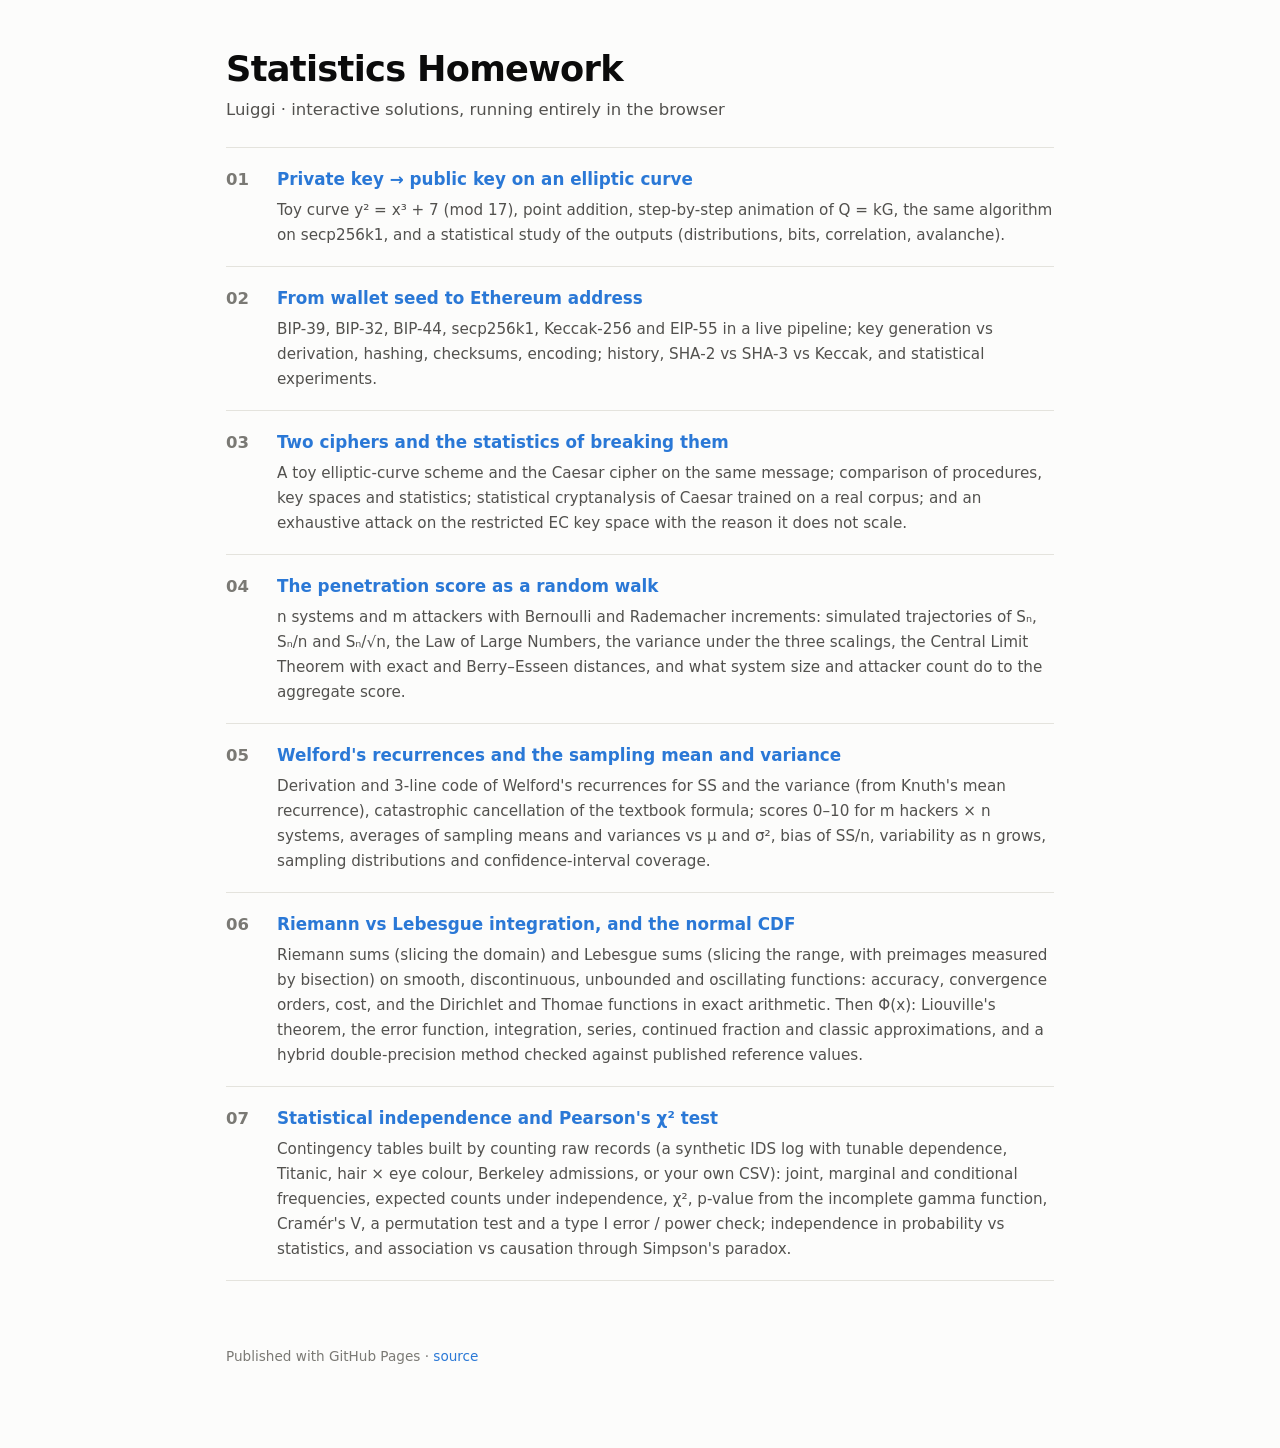
<file: index.html>
<!doctype html>
<html lang="en">
<head>
  <meta charset="utf-8">
  <meta name="viewport" content="width=device-width, initial-scale=1">
  <title>Statistics Homework</title>
  <link rel="stylesheet" href="assets/style.css">
  <style>
    ol.hw { list-style: none; padding: 0; margin: 24px 0 0; border-top: 1px solid var(--line); }
    ol.hw li { border-bottom: 1px solid var(--line); padding: 18px 0; display: flex; gap: 18px; }
    ol.hw .n { color: var(--muted); font-variant-numeric: tabular-nums; font-weight: 700; min-width: 2em; }
    ol.hw a { font-weight: 600; font-size: 1.05rem; }
    ol.hw p { margin: 4px 0 0; color: var(--fg2); font-size: .95rem; }
  </style>
</head>
<body>
  <main>
    <h1>Statistics Homework</h1>
    <p class="sub">Luiggi · interactive solutions, running entirely in the browser</p>
    <ol class="hw">
      <li><span class="n">01</span><div><a href="hw1/">Private key → public key on an elliptic curve</a>
        <p>Toy curve y² = x³ + 7 (mod 17), point addition, step-by-step animation of Q = kG, the same algorithm on secp256k1, and a statistical study of the outputs (distributions, bits, correlation, avalanche).</p></div></li>
      <li><span class="n">02</span><div><a href="hw2/">From wallet seed to Ethereum address</a>
        <p>BIP-39, BIP-32, BIP-44, secp256k1, Keccak-256 and EIP-55 in a live pipeline; key generation vs derivation, hashing, checksums, encoding; history, SHA-2 vs SHA-3 vs Keccak, and statistical experiments.</p></div></li>
      <li><span class="n">03</span><div><a href="hw3/">Two ciphers and the statistics of breaking them</a>
        <p>A toy elliptic-curve scheme and the Caesar cipher on the same message; comparison of procedures, key spaces and statistics; statistical cryptanalysis of Caesar trained on a real corpus; and an exhaustive attack on the restricted EC key space with the reason it does not scale.</p></div></li>
      <li><span class="n">04</span><div><a href="hw4/">The penetration score as a random walk</a>
        <p>n systems and m attackers with Bernoulli and Rademacher increments: simulated trajectories of Sₙ, Sₙ/n and Sₙ/√n, the Law of Large Numbers, the variance under the three scalings, the Central Limit Theorem with exact and Berry–Esseen distances, and what system size and attacker count do to the aggregate score.</p></div></li>
      <li><span class="n">05</span><div><a href="hw5/">Welford's recurrences and the sampling mean and variance</a>
        <p>Derivation and 3-line code of Welford's recurrences for SS and the variance (from Knuth's mean recurrence), catastrophic cancellation of the textbook formula; scores 0–10 for m hackers × n systems, averages of sampling means and variances vs μ and σ², bias of SS/n, variability as n grows, sampling distributions and confidence-interval coverage.</p></div></li>
      <li><span class="n">06</span><div><a href="hw6/">Riemann vs Lebesgue integration, and the normal CDF</a>
        <p>Riemann sums (slicing the domain) and Lebesgue sums (slicing the range, with preimages measured by bisection) on smooth, discontinuous, unbounded and oscillating functions: accuracy, convergence orders, cost, and the Dirichlet and Thomae functions in exact arithmetic. Then Φ(x): Liouville's theorem, the error function, integration, series, continued fraction and classic approximations, and a hybrid double-precision method checked against published reference values.</p></div></li>
      <li><span class="n">07</span><div><a href="hw7/">Statistical independence and Pearson's χ² test</a>
        <p>Contingency tables built by counting raw records (a synthetic IDS log with tunable dependence, Titanic, hair × eye colour, Berkeley admissions, or your own CSV): joint, marginal and conditional frequencies, expected counts under independence, χ², p-value from the incomplete gamma function, Cramér's V, a permutation test and a type I error / power check; independence in probability vs statistics, and association vs causation through Simpson's paradox.</p></div></li>
    </ol>
    <footer>Published with GitHub Pages · <a href="https://github.com/luiggi404/Statistics-homework">source</a></footer>
  </main>
</body>
</html>
</file>
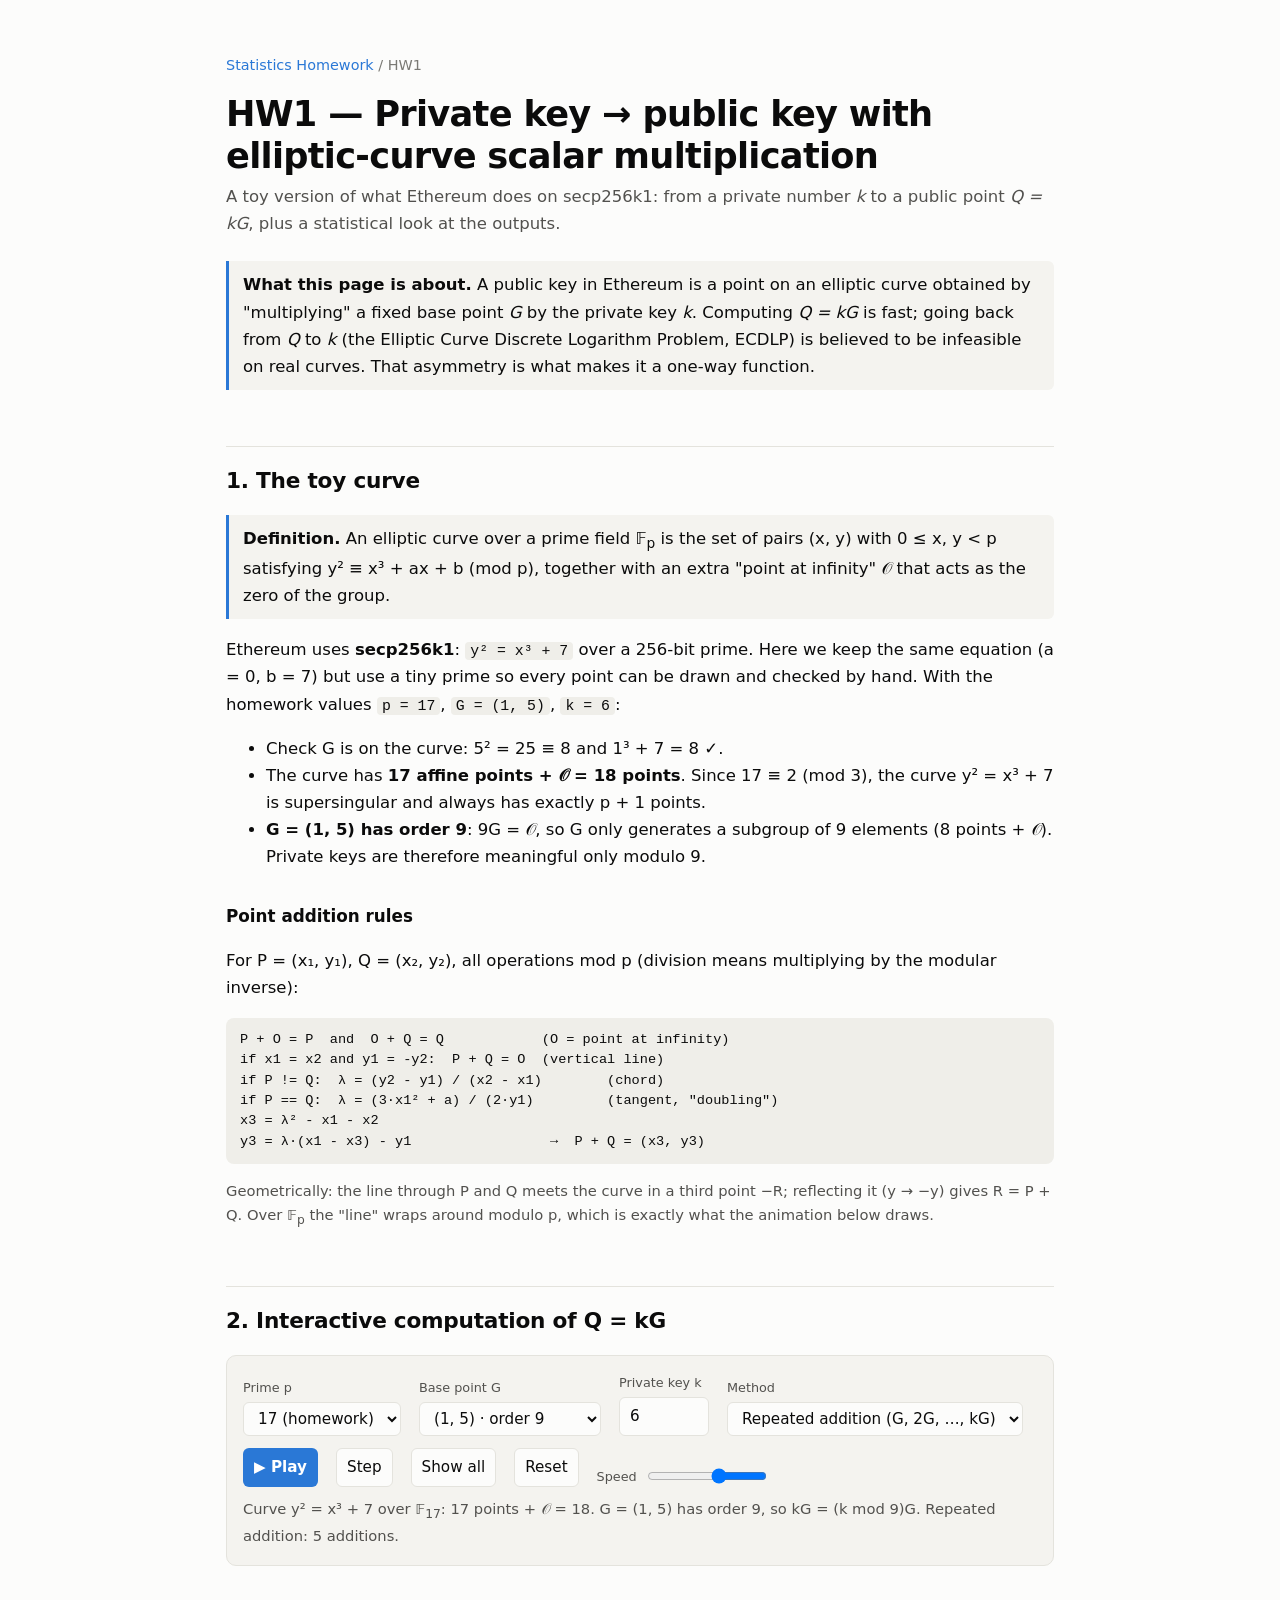
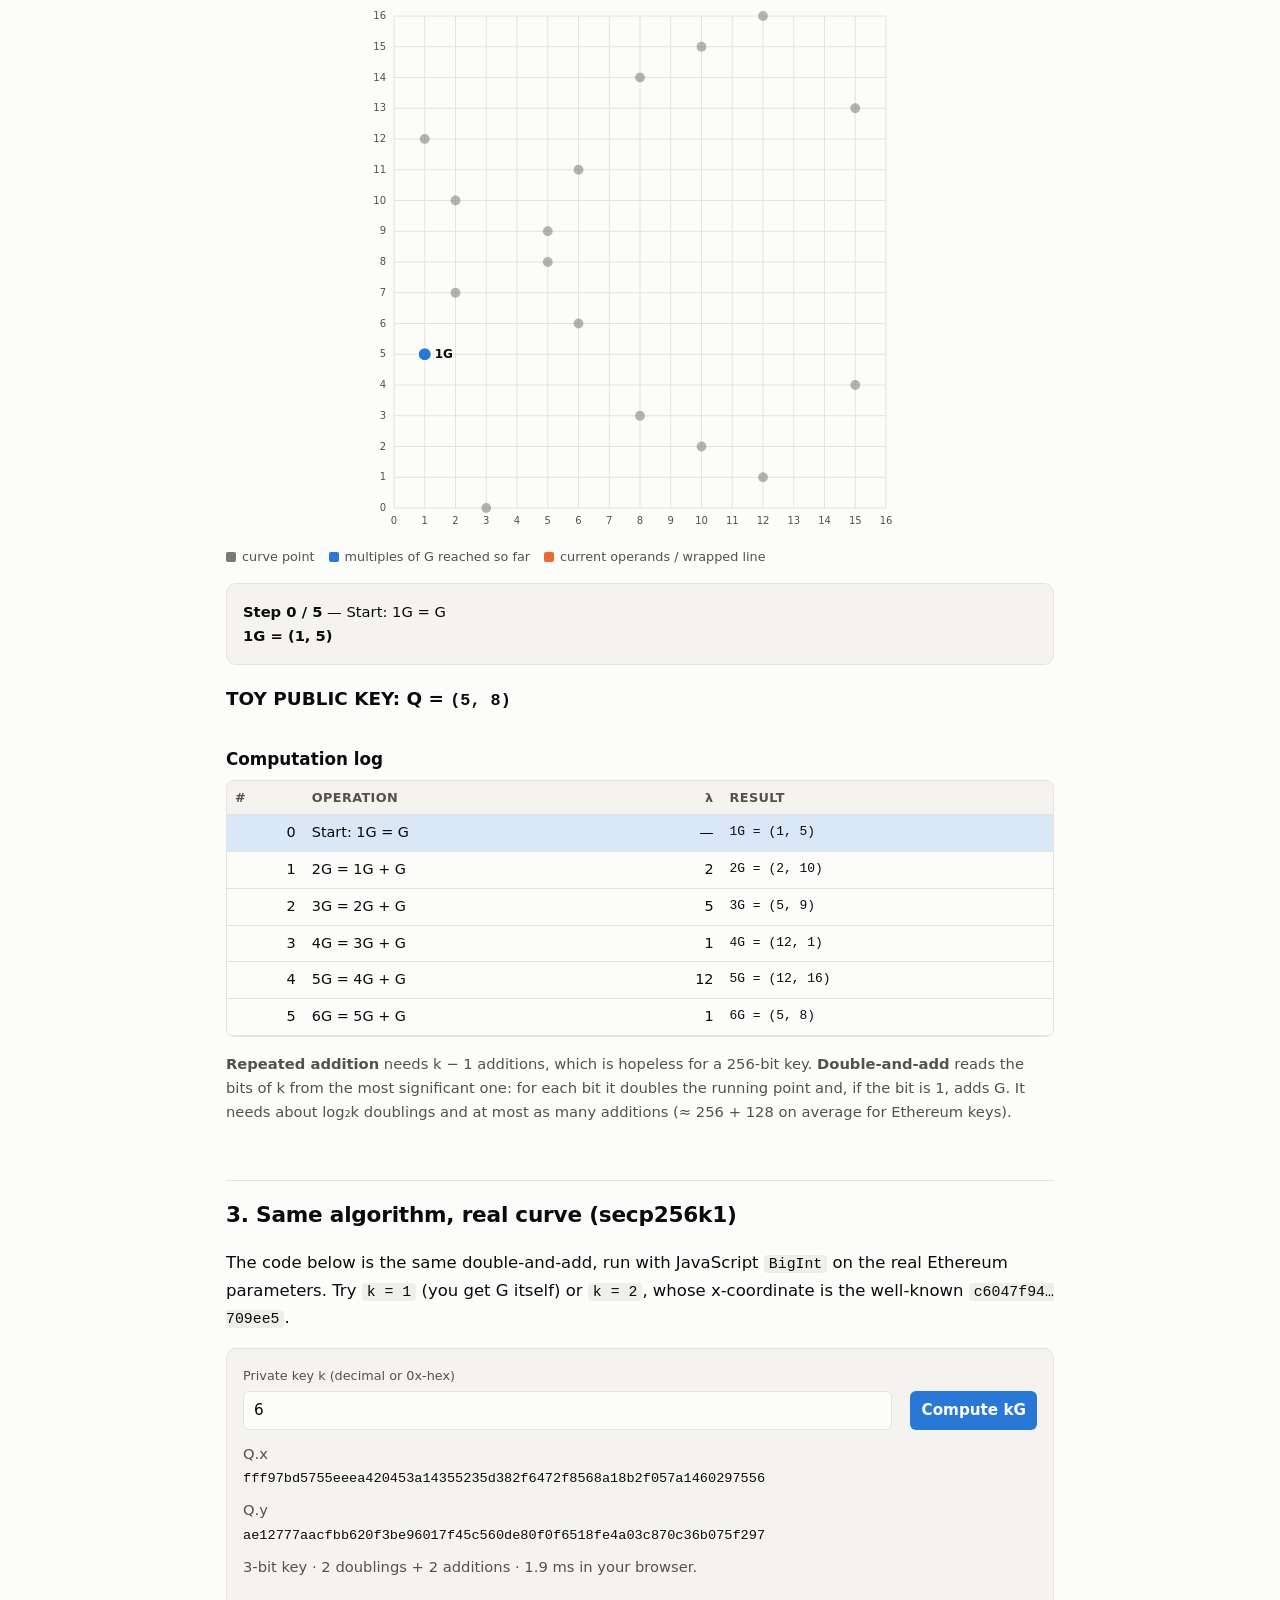
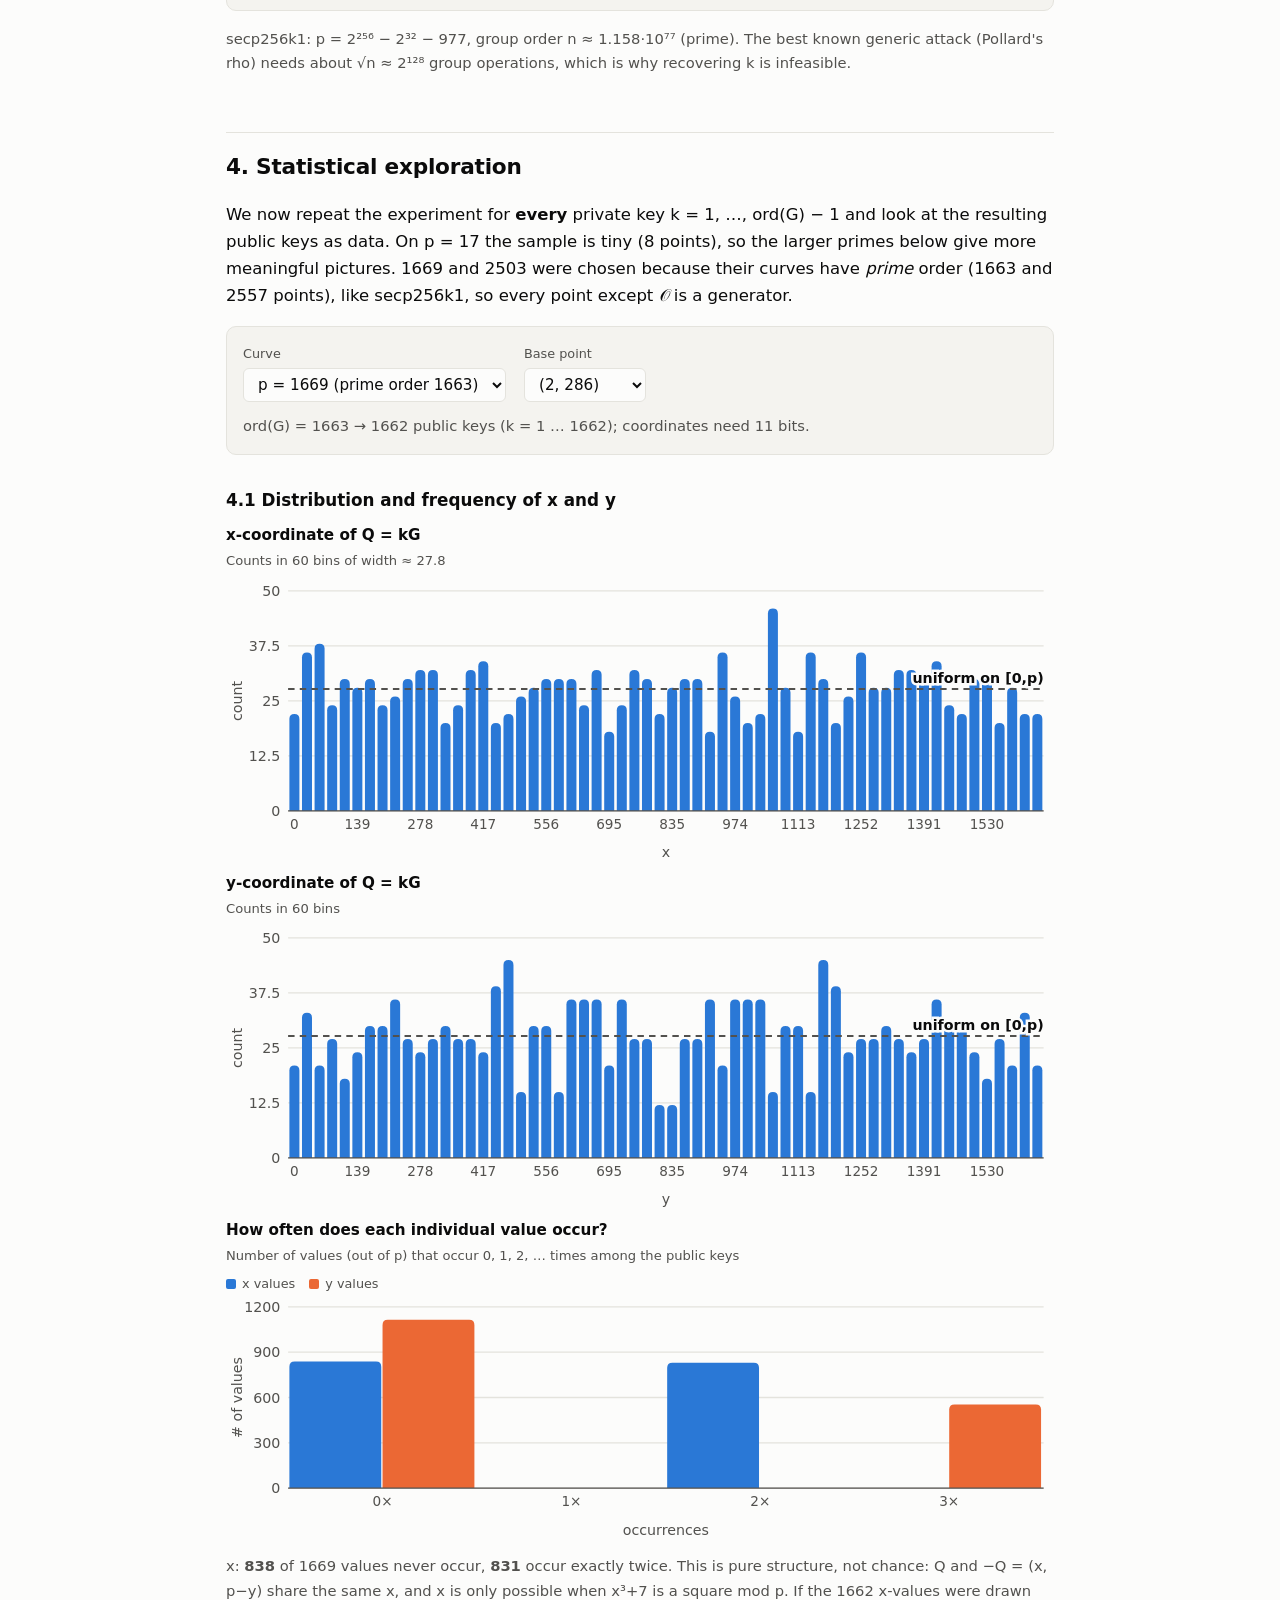
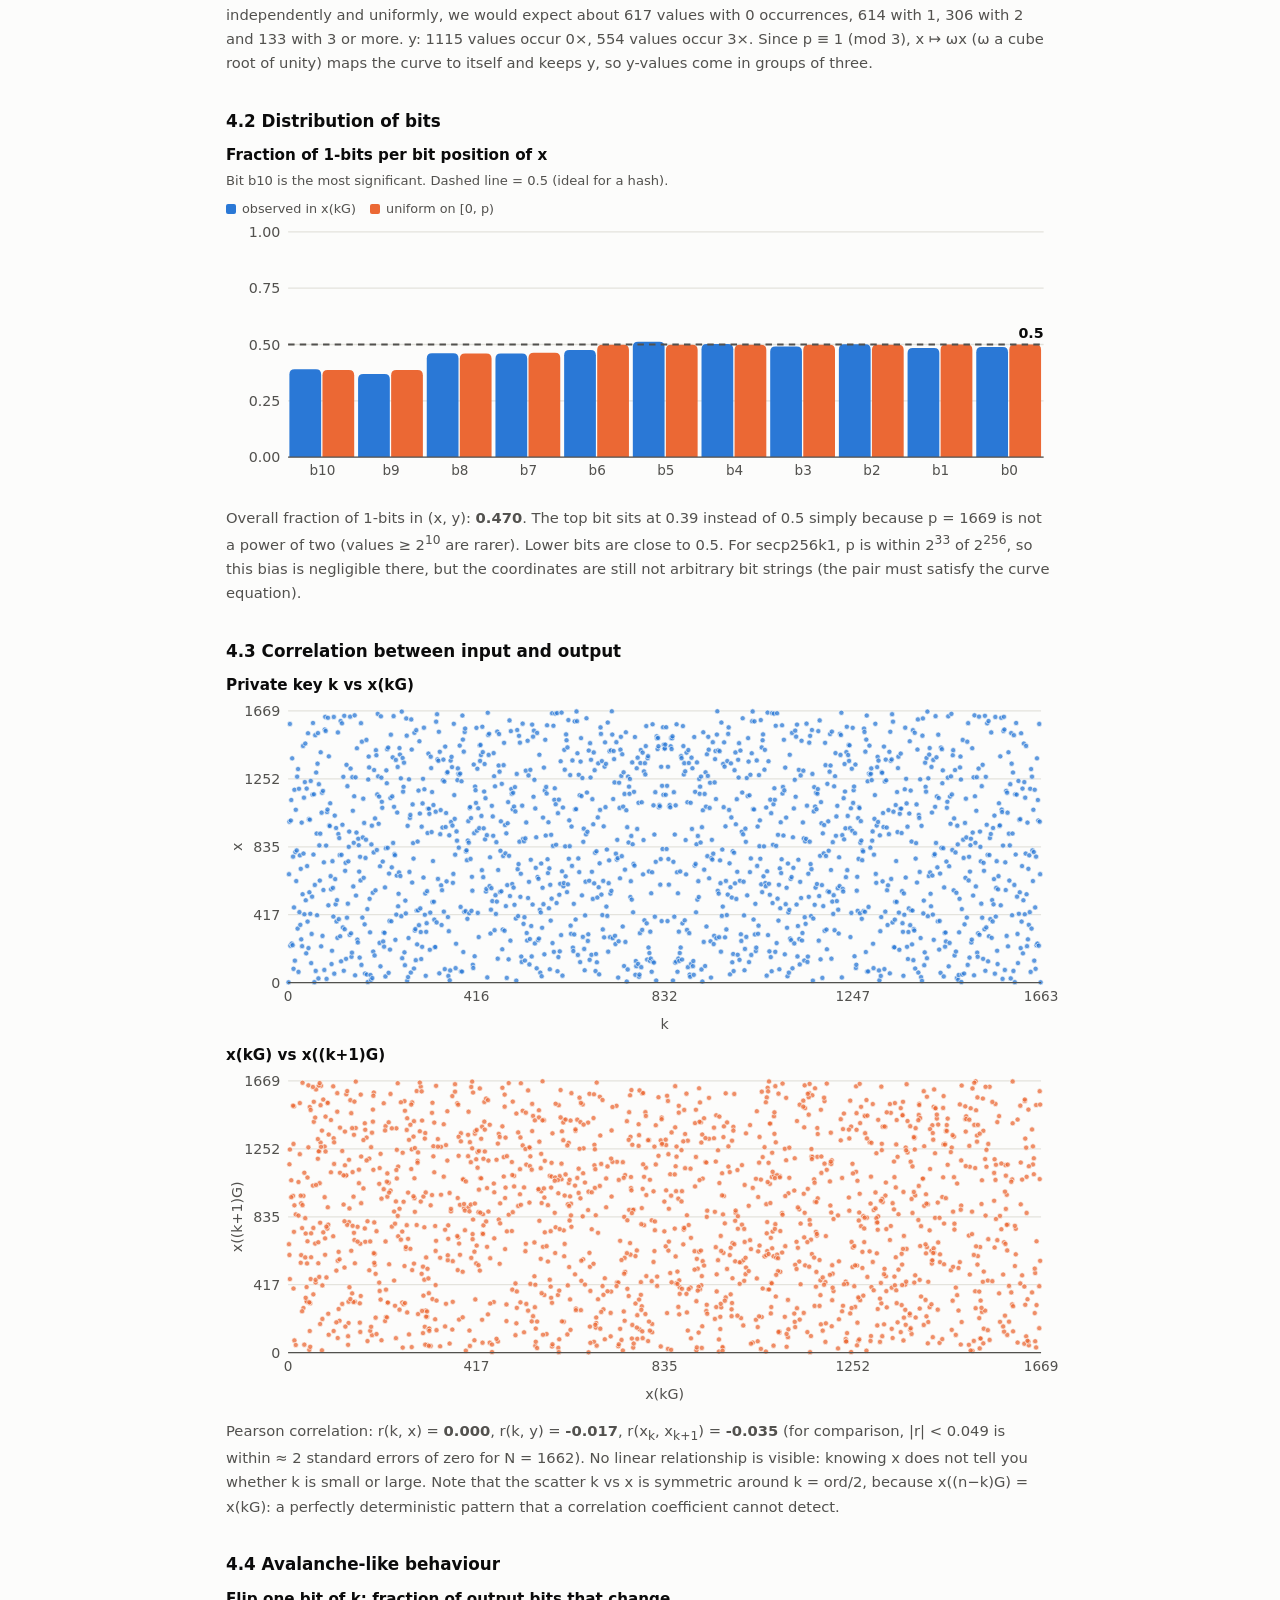
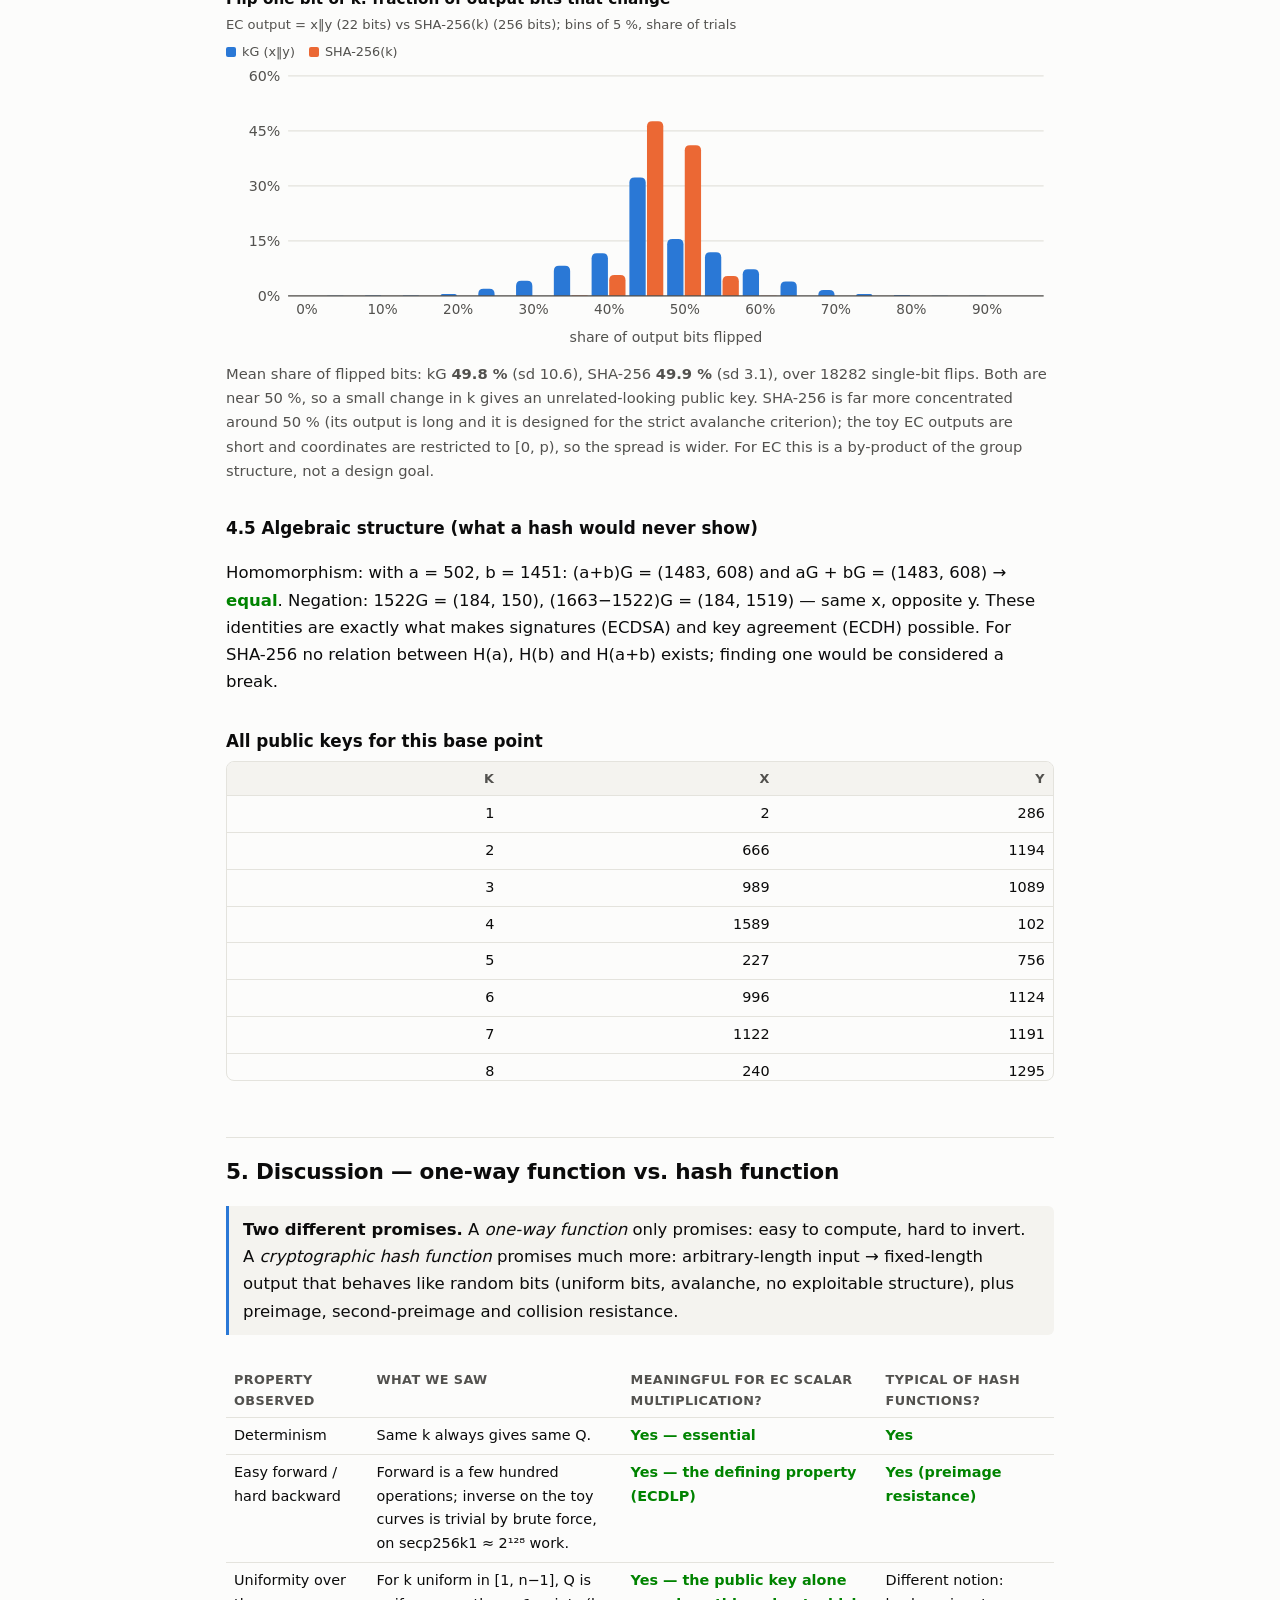
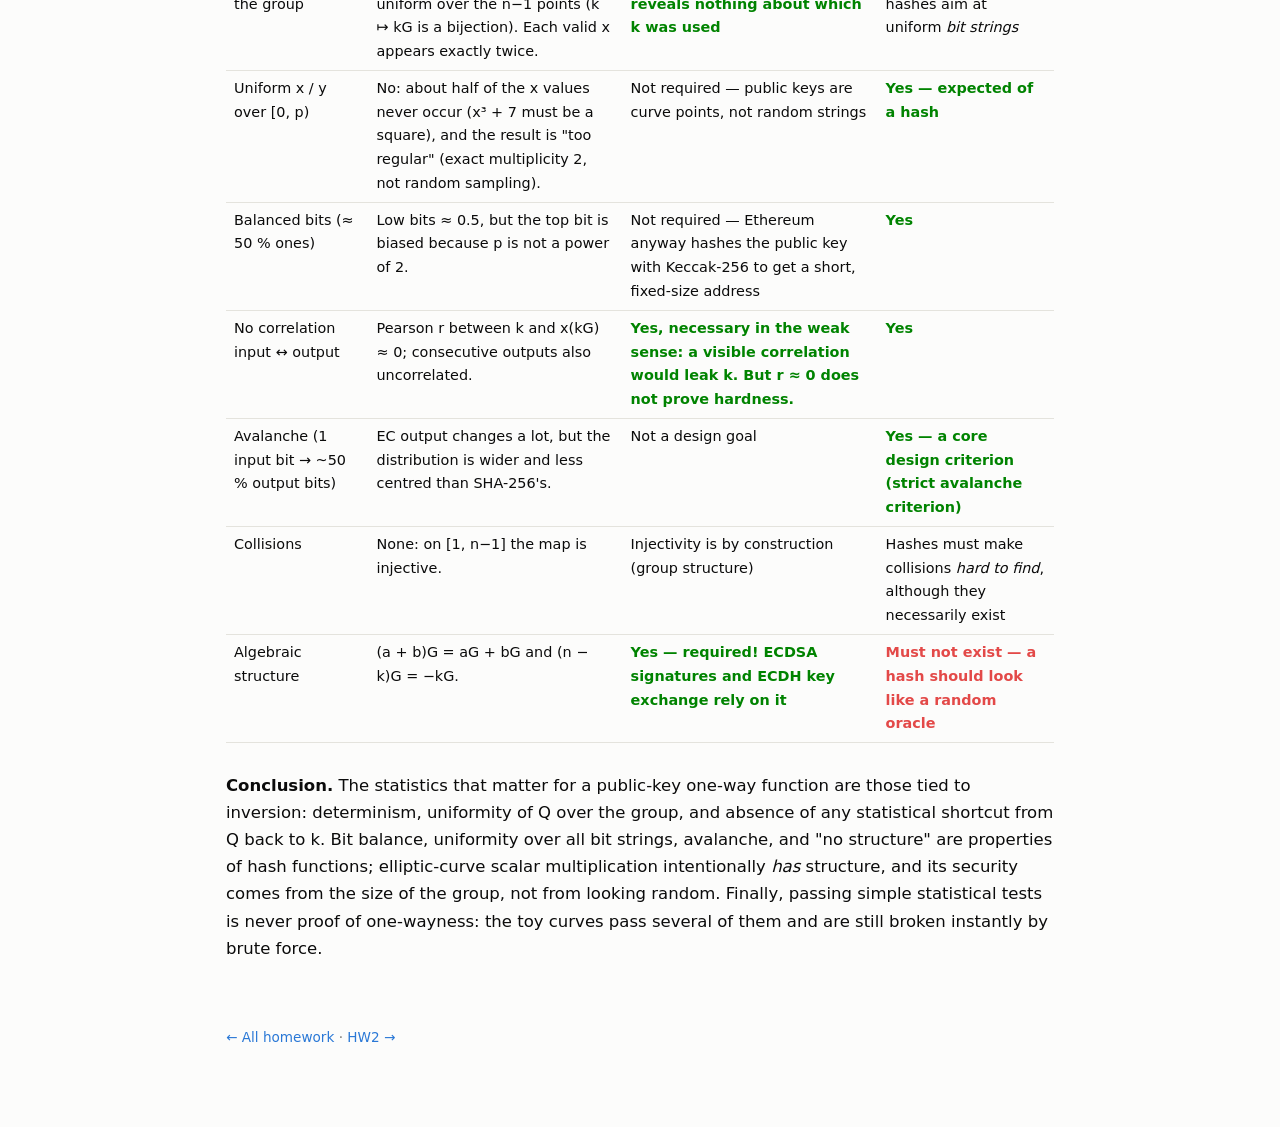
<file: hw1/index.html>
<!doctype html>
<html lang="en">
<head>
<meta charset="utf-8">
<meta name="viewport" content="width=device-width, initial-scale=1">
<title>HW1 · Private key to public key</title>
<link rel="stylesheet" href="../assets/style.css">
<style>
  #plot svg { width: 100%; max-width: 560px; height: auto; display: block; margin: 0 auto; }
  #explain { min-height: 4.5em; font-size: .92rem; }
  #explain .mono { background: var(--code); padding: 1px 5px; border-radius: 4px; }
  .k-badge { font-weight: 700; color: var(--s1); }
</style>
</head>
<body>
<main>
<p class="crumb"><a href="../">Statistics Homework</a> / HW1</p>
<h1>HW1 — Private key → public key with elliptic-curve scalar multiplication</h1>
<p class="sub">A toy version of what Ethereum does on secp256k1: from a private number <i>k</i> to a public point <i>Q = kG</i>, plus a statistical look at the outputs.</p>

<div class="def"><b>What this page is about.</b> A public key in Ethereum is a point on an elliptic curve obtained by "multiplying" a fixed base point <i>G</i> by the private key <i>k</i>. Computing <i>Q = kG</i> is fast; going back from <i>Q</i> to <i>k</i> (the Elliptic Curve Discrete Logarithm Problem, ECDLP) is believed to be infeasible on real curves. That asymmetry is what makes it a one-way function.</div>

<h2>1. The toy curve</h2>
<div class="def"><b>Definition.</b> An elliptic curve over a prime field 𝔽<sub>p</sub> is the set of pairs (x, y) with 0 ≤ x, y &lt; p satisfying y² ≡ x³ + ax + b (mod p), together with an extra "point at infinity" 𝒪 that acts as the zero of the group.</div>
<p>Ethereum uses <b>secp256k1</b>: <code>y² = x³ + 7</code> over a 256-bit prime. Here we keep the same equation (a = 0, b = 7) but use a tiny prime so every point can be drawn and checked by hand. With the homework values <code>p = 17</code>, <code>G = (1, 5)</code>, <code>k = 6</code>:</p>
<ul>
  <li>Check G is on the curve: 5² = 25 ≡ 8 and 1³ + 7 = 8 ✓.</li>
  <li>The curve has <b>17 affine points + 𝒪 = 18 points</b>. Since 17 ≡ 2 (mod 3), the curve y² = x³ + 7 is supersingular and always has exactly p + 1 points.</li>
  <li><b>G = (1, 5) has order 9</b>: 9G = 𝒪, so G only generates a subgroup of 9 elements (8 points + 𝒪). Private keys are therefore meaningful only modulo 9.</li>
</ul>

<h3>Point addition rules</h3>
<p>For P = (x₁, y₁), Q = (x₂, y₂), all operations mod p (division means multiplying by the modular inverse):</p>
<pre>P + O = P  and  O + Q = Q            (O = point at infinity)
if x1 = x2 and y1 = -y2:  P + Q = O  (vertical line)
if P != Q:  λ = (y2 - y1) / (x2 - x1)        (chord)
if P == Q:  λ = (3·x1² + a) / (2·y1)         (tangent, "doubling")
x3 = λ² - x1 - x2
y3 = λ·(x1 - x3) - y1                 →  P + Q = (x3, y3)</pre>
<p class="note">Geometrically: the line through P and Q meets the curve in a third point −R; reflecting it (y → −y) gives R = P + Q. Over 𝔽<sub>p</sub> the "line" wraps around modulo p, which is exactly what the animation below draws.</p>

<h2>2. Interactive computation of Q = kG</h2>
<div class="panel">
  <div class="controls">
    <label>Prime p
      <select id="p"><option value="17" selected>17 (homework)</option><option value="23">23</option><option value="59">59</option><option value="97">97</option></select>
    </label>
    <label>Base point G <select id="g"></select></label>
    <label>Private key k <input id="k" type="number" min="1" value="6"></label>
    <label>Method
      <select id="method"><option value="naive">Repeated addition (G, 2G, …, kG)</option><option value="dbl">Double-and-add (fast)</option></select>
    </label>
  </div>
  <div class="controls" style="margin-top:12px">
    <button id="play">▶ Play</button>
    <button id="step" class="ghost">Step</button>
    <button id="all" class="ghost">Show all</button>
    <button id="reset" class="ghost">Reset</button>
    <label style="flex-direction:row;align-items:center;gap:8px">Speed <input id="speed" type="range" min="150" max="1600" value="700" style="direction:rtl;width:120px"></label>
  </div>
  <p id="info" class="note" style="margin:10px 0 0"></p>
</div>

<div id="plot"></div>
<div class="legend" style="margin:4px 0 8px">
  <span style="--c:var(--muted)">curve point</span>
  <span style="--c:var(--s1)">multiples of G reached so far</span>
  <span style="--c:var(--s2)">current operands / wrapped line</span>
</div>
<div id="explain" class="panel"></div>

<p class="result">TOY PUBLIC KEY: Q = <span id="qout" class="mono"></span></p>

<h3>Computation log</h3>
<div class="scroll"><table id="log"><thead><tr><th>#</th><th>Operation</th><th class="num" style="text-transform:none">λ</th><th>Result</th></tr></thead><tbody></tbody></table></div>
<p class="note"><b>Repeated addition</b> needs k − 1 additions, which is hopeless for a 256-bit key. <b>Double-and-add</b> reads the bits of k from the most significant one: for each bit it doubles the running point and, if the bit is 1, adds G. It needs about log₂k doublings and at most as many additions (≈ 256 + 128 on average for Ethereum keys).</p>

<h2>3. Same algorithm, real curve (secp256k1)</h2>
<p>The code below is the same double-and-add, run with JavaScript <code>BigInt</code> on the real Ethereum parameters. Try <code>k = 1</code> (you get G itself) or <code>k = 2</code>, whose x-coordinate is the well-known <code>c6047f94…709ee5</code>.</p>
<div class="panel">
  <div class="controls">
    <label style="flex:1">Private key k (decimal or 0x-hex) <input id="bigk" value="6" style="width:100%"></label>
    <button id="bigrun">Compute kG</button>
  </div>
  <p style="margin:12px 0 2px" class="note">Q.x</p><div id="bigx" class="big"></div>
  <p style="margin:8px 0 2px" class="note">Q.y</p><div id="bigy" class="big"></div>
  <p id="bigstats" class="note" style="margin-top:8px"></p>
</div>
<p class="note">secp256k1: p = 2²⁵⁶ − 2³² − 977, group order n ≈ 1.158·10⁷⁷ (prime). The best known generic attack (Pollard's rho) needs about √n ≈ 2¹²⁸ group operations, which is why recovering k is infeasible.</p>

<h2>4. Statistical exploration</h2>
<p>We now repeat the experiment for <b>every</b> private key k = 1, …, ord(G) − 1 and look at the resulting public keys as data. On p = 17 the sample is tiny (8 points), so the larger primes below give more meaningful pictures. 1669 and 2503 were chosen because their curves have <i>prime</i> order (1663 and 2557 points), like secp256k1, so every point except 𝒪 is a generator.</p>
<div class="panel controls">
  <label>Curve
    <select id="sp"><option value="17">p = 17 (homework)</option><option value="97">p = 97</option><option value="1669" selected>p = 1669 (prime order 1663)</option><option value="2503">p = 2503 (prime order 2557)</option></select>
  </label>
  <label>Base point <select id="sg"></select></label>
  <span id="sinfo" class="note"></span>
</div>

<h3>4.1 Distribution and frequency of x and y</h3>
<div id="cx"></div>
<div id="cy"></div>
<div id="cmult"></div>
<p id="tmult" class="note"></p>

<h3>4.2 Distribution of bits</h3>
<div id="cbits"></div>
<p id="tbits" class="note"></p>

<h3>4.3 Correlation between input and output</h3>
<div id="ckx"></div><div id="cxx"></div>
<p id="tcorr" class="note"></p>

<h3>4.4 Avalanche-like behaviour</h3>
<div id="cav"></div>
<p id="tav" class="note"></p>

<h3>4.5 Algebraic structure (what a hash would never show)</h3>
<p id="tstruct"></p>

<h3>All public keys for this base point</h3>
<div class="scroll"><table id="alltab"><thead><tr><th class="num">k</th><th class="num">x</th><th class="num">y</th></tr></thead><tbody></tbody></table></div>

<h2>5. Discussion — one-way function vs. hash function</h2>
<div class="def"><b>Two different promises.</b> A <i>one-way function</i> only promises: easy to compute, hard to invert. A <i>cryptographic hash function</i> promises much more: arbitrary-length input → fixed-length output that behaves like random bits (uniform bits, avalanche, no exploitable structure), plus preimage, second-preimage and collision resistance.</div>
<div style="overflow-x:auto">
<table>
  <thead><tr><th>Property observed</th><th>What we saw</th><th>Meaningful for EC scalar multiplication?</th><th>Typical of hash functions?</th></tr></thead>
  <tbody>
    <tr><td>Determinism</td><td>Same k always gives same Q.</td><td class="yes">Yes — essential</td><td class="yes">Yes</td></tr>
    <tr><td>Easy forward / hard backward</td><td>Forward is a few hundred operations; inverse on the toy curves is trivial by brute force, on secp256k1 ≈ 2¹²⁸ work.</td><td class="yes">Yes — the defining property (ECDLP)</td><td class="yes">Yes (preimage resistance)</td></tr>
    <tr><td>Uniformity over the group</td><td>For k uniform in [1, n−1], Q is uniform over the n−1 points (k ↦ kG is a bijection). Each valid x appears exactly twice.</td><td class="yes">Yes — the public key alone reveals nothing about which k was used</td><td>Different notion: hashes aim at uniform <i>bit strings</i></td></tr>
    <tr><td>Uniform x / y over [0, p)</td><td>No: about half of the x values never occur (x³ + 7 must be a square), and the result is "too regular" (exact multiplicity 2, not random sampling).</td><td>Not required — public keys are curve points, not random strings</td><td class="yes">Yes — expected of a hash</td></tr>
    <tr><td>Balanced bits (≈ 50 % ones)</td><td>Low bits ≈ 0.5, but the top bit is biased because p is not a power of 2.</td><td>Not required — Ethereum anyway hashes the public key with Keccak-256 to get a short, fixed-size address</td><td class="yes">Yes</td></tr>
    <tr><td>No correlation input ↔ output</td><td>Pearson r between k and x(kG) ≈ 0; consecutive outputs also uncorrelated.</td><td class="yes">Yes, necessary in the weak sense: a visible correlation would leak k. But r ≈ 0 does not prove hardness.</td><td class="yes">Yes</td></tr>
    <tr><td>Avalanche (1 input bit → ~50 % output bits)</td><td>EC output changes a lot, but the distribution is wider and less centred than SHA-256's.</td><td>Not a design goal</td><td class="yes">Yes — a core design criterion (strict avalanche criterion)</td></tr>
    <tr><td>Collisions</td><td>None: on [1, n−1] the map is injective.</td><td>Injectivity is by construction (group structure)</td><td>Hashes must make collisions <i>hard to find</i>, although they necessarily exist</td></tr>
    <tr><td>Algebraic structure</td><td>(a + b)G = aG + bG and (n − k)G = −kG.</td><td class="yes">Yes — required! ECDSA signatures and ECDH key exchange rely on it</td><td class="no">Must not exist — a hash should look like a random oracle</td></tr>
  </tbody>
</table>
</div>
<p><b>Conclusion.</b> The statistics that matter for a public-key one-way function are those tied to inversion: determinism, uniformity of Q over the group, and absence of any statistical shortcut from Q back to k. Bit balance, uniformity over all bit strings, avalanche, and "no structure" are properties of hash functions; elliptic-curve scalar multiplication intentionally <i>has</i> structure, and its security comes from the size of the group, not from looking random. Finally, passing simple statistical tests is never proof of one-wayness: the toy curves pass several of them and are still broken instantly by brute force.</p>

<footer><a href="../">← All homework</a> · <a href="../hw2/">HW2 →</a></footer>
</main>

<script src="../assets/charts.js"></script>
<script>
// ---------- finite-field elliptic curve arithmetic (Number, small p) ----------
const B = 7;
const mod = (a, m) => ((a % m) + m) % m;
function inv(a, m) {               // extended Euclid
  let r0 = mod(a, m), r1 = m, s0 = 1, s1 = 0;
  while (r1) { const q = Math.floor(r0 / r1); [r0, r1] = [r1, r0 - q * r1]; [s0, s1] = [s1, s0 - q * s1]; }
  return mod(s0, m);
}
function ecAdd(p, P, Q) {
  if (!P) return { R: Q, type: "id" };
  if (!Q) return { R: P, type: "id" };
  if (P[0] === Q[0] && mod(P[1] + Q[1], p) === 0) return { R: null, type: "vertical" };
  let lam, type, num, den;
  if (P[0] === Q[0] && P[1] === Q[1]) { num = mod(3 * P[0] * P[0], p); den = mod(2 * P[1], p); type = "double"; }
  else { num = mod(Q[1] - P[1], p); den = mod(Q[0] - P[0], p); type = "add"; }
  lam = mod(num * inv(den, p), p);
  const x3 = mod(lam * lam - P[0] - Q[0], p), y3 = mod(lam * (P[0] - x3) - P[1], p);
  return { R: [x3, y3], type, lam, num, den, dinv: inv(den, p), neg: [x3, mod(-y3, p)] };
}
function curvePoints(p) {
  const roots = new Map();
  for (let y = 0; y < p; y++) { const s = (y * y) % p; if (!roots.has(s)) roots.set(s, []); roots.get(s).push(y); }
  const pts = [];
  for (let x = 0; x < p; x++) for (const y of roots.get(((x * x) % p * x + B) % p) || []) pts.push([x, y]);
  return pts;
}
function orderOf(p, G) { let R = G, n = 1; while (R) { R = ecAdd(p, R, G).R; n++; } return n; }
const fmtP = (P) => (P ? `(${P[0]}, ${P[1]})` : "𝒪");
const key = (P) => (P ? P[0] + "," + P[1] : "O");

// ---------- interactive part ----------
const $ = (s) => document.querySelector(s);
let S = {}; // state

function fillBasePoints(sel, p, preferred) {
  const pts = curvePoints(p);
  sel.innerHTML = "";
  pts.forEach((P) => {
    const o = document.createElement("option");
    o.value = key(P); o.textContent = `${fmtP(P)} · order ${orderOf(p, P)}`;
    sel.appendChild(o);
  });
  if (preferred && pts.some((P) => key(P) === preferred)) sel.value = preferred;
  else { // pick the point with the largest order
    let best = pts[0], bo = 0;
    pts.forEach((P) => { const o = orderOf(p, P); if (o > bo) { bo = o; best = P; } });
    sel.value = key(best);
  }
  return pts;
}
const parsePt = (v) => v.split(",").map(Number);

function buildSteps(p, G, k, method) {
  const steps = [];
  if (method === "naive") {
    steps.push({ label: "1G", m: 1, R: G, op: null, text: "Start: 1G = G" });
    let R = G;
    for (let i = 2; i <= k; i++) {
      const a = ecAdd(p, R, G);
      steps.push({ label: i + "G", m: i, P: R, Q: G, a, R: a.R, text: `${i}G = ${i - 1}G + G` });
      R = a.R;
    }
  } else {
    const bits = k.toString(2);
    let R = G, m = 1;
    steps.push({ label: "1G", m: 1, R: G, op: null, text: `Start with the leading bit of k = ${bits}₂: R = G`, bit: 0 });
    for (let i = 1; i < bits.length; i++) {
      const d = ecAdd(p, R, R);
      steps.push({ label: 2 * m + "G", m: 2 * m, P: R, Q: R, a: d, R: d.R, text: `bit ${i} (${bits[i]}): double ${m}G → ${2 * m}G`, bit: i });
      R = d.R; m *= 2;
      if (bits[i] === "1") {
        const s = ecAdd(p, R, G);
        steps.push({ label: m + 1 + "G", m: m + 1, P: R, Q: G, a: s, R: s.R, text: `bit ${i} is 1: add G → ${m + 1}G`, bit: i });
        R = s.R; m += 1;
      }
    }
  }
  return steps;
}

function setup() {
  const p = +$("#p").value;
  const pts = S.p === p ? S.pts : fillBasePoints($("#g"), p, p === 17 ? "1,5" : null);
  const G = parsePt($("#g").value);
  let k = Math.max(1, Math.floor(+$("#k").value || 1));
  const kMax = $("#method").value === "naive" ? 200 : 100000;
  if (k > kMax) { k = kMax; $("#k").value = k; }
  const ord = orderOf(p, G);
  S = { p, pts, G, k, ord, steps: buildSteps(p, G, k, $("#method").value), i: 0, phase: 3, timer: null };
  $("#info").innerHTML = `Curve y² = x³ + 7 over 𝔽<sub>${p}</sub>: ${pts.length} points + 𝒪 = ${pts.length + 1}. ` +
    `G = ${fmtP(G)} has order ${ord}, so kG = (k mod ${ord})G. ` +
    ($("#method").value === "naive" ? `Repeated addition: ${k - 1} additions.` : `Double-and-add: k = ${k.toString(2)}₂, ${S.steps.length - 1} group operations.`);
  const final = S.steps[S.steps.length - 1].R;
  $("#qout").textContent = fmtP(final) + (final ? "" : "  (k is a multiple of the order of G)");
  // log table
  const tb = $("#log tbody"); tb.innerHTML = "";
  S.steps.forEach((s, i) => {
    const tr = document.createElement("tr");
    const lam = s.a && s.a.lam != null ? s.a.lam : "—";
    tr.innerHTML = `<td class="num">${i}</td><td>${s.text}</td><td class="num">${lam}</td><td class="mono">${s.label} = ${fmtP(s.R)}</td>`;
    tb.appendChild(tr);
  });
  stop(); S.i = 0; S.phase = 3; render();
}

// frames: each op step has phases 0 (operands) 1 (line) 2 (third point) 3 (result)
function advance() {
  const s = S.steps[S.i];
  if (S.phase < 3 && s.a) { S.phase++; }
  else if (S.i < S.steps.length - 1) { S.i++; S.phase = S.steps[S.i].a ? 0 : 3; }
  else { stop(); return false; }
  render(); return true;
}
function stop() { if (S.timer) clearInterval(S.timer); S.timer = null; $("#play").textContent = "▶ Play"; }
function play() {
  if (S.timer) return stop();
  if (S.i === S.steps.length - 1 && S.phase === 3) { S.i = 0; S.phase = 3; }
  $("#play").textContent = "❚❚ Pause";
  S.timer = setInterval(() => { if (!advance()) stop(); }, +$("#speed").value);
}

function render() {
  const { p, pts, steps } = S, s = steps[S.i];
  const W = 560, pad = 34, cell = (W - 2 * pad) / (p - 1 || 1);
  const X = (x) => pad + x * cell, Y = (y) => W - pad - y * cell;
  const r = Math.max(2.2, Math.min(7, cell * 0.32));
  let svg = `<svg viewBox="0 0 ${W} ${W}" role="img" aria-label="Points of the curve and the multiples of G">`;
  // light grid + axis ticks
  const tickEvery = p <= 23 ? 1 : p <= 59 ? 5 : 10;
  for (let v = 0; v < p; v += tickEvery) {
    svg += `<line x1="${X(v)}" y1="${Y(0)}" x2="${X(v)}" y2="${Y(p - 1)}" stroke="var(--line)" stroke-width="1"/>`;
    svg += `<line x1="${X(0)}" y1="${Y(v)}" x2="${X(p - 1)}" y2="${Y(v)}" stroke="var(--line)" stroke-width="1"/>`;
    svg += `<text x="${X(v)}" y="${W - pad + 16}" font-size="10" text-anchor="middle" fill="var(--fg2)">${v}</text>`;
    svg += `<text x="${pad - 8}" y="${Y(v) + 3}" font-size="10" text-anchor="end" fill="var(--fg2)">${v}</text>`;
  }
  // all curve points
  pts.forEach((P) => (svg += `<circle cx="${X(P[0])}" cy="${Y(P[1])}" r="${r * 0.7}" fill="var(--muted)" fill-opacity=".55"/>`));
  // visited points up to current step (result shown only at phase 3)
  const visited = new Map();
  for (let i = 0; i <= S.i; i++) { if (i === S.i && S.phase < 3) break; if (steps[i].R) visited.set(key(steps[i].R), steps[i].label); }
  // wrapped line / operands for current step
  if (s.a && S.phase < 3) {
    const { P, Q, a } = s;
    if (S.phase >= 1) {
      if (a.type === "vertical") {
        svg += `<line x1="${X(P[0])}" y1="${Y(0)}" x2="${X(P[0])}" y2="${Y(p - 1)}" stroke="var(--s2)" stroke-width="2" stroke-dasharray="6 4"/>`;
      } else {
        for (let x = 0; x < p; x++) {
          const y = mod(a.lam * (x - P[0]) + P[1], p);
          svg += `<circle cx="${X(x)}" cy="${Y(y)}" r="${r * 0.45}" fill="var(--s2)" fill-opacity=".55"/>`;
        }
      }
    }
    if (S.phase >= 2 && a.R) {
      svg += `<circle cx="${X(a.neg[0])}" cy="${Y(a.neg[1])}" r="${r * 1.2}" fill="none" stroke="var(--s2)" stroke-width="2"/>`;
      svg += `<text x="${X(a.neg[0]) + r + 4}" y="${Y(a.neg[1]) - r}" font-size="11" fill="var(--s2)" font-weight="600">−R</text>`;
      svg += `<line x1="${X(a.neg[0])}" y1="${Y(a.neg[1])}" x2="${X(a.R[0])}" y2="${Y(a.R[1])}" stroke="var(--s2)" stroke-width="1.5" stroke-dasharray="3 3"/>`;
    }
    [P, Q].forEach((T) => (svg += `<circle cx="${X(T[0])}" cy="${Y(T[1])}" r="${r * 1.35}" fill="none" stroke="var(--s2)" stroke-width="2.5"/>`));
  }
  visited.forEach((lab, kk) => {
    const [x, y] = kk.split(",").map(Number);
    svg += `<circle cx="${X(x)}" cy="${Y(y)}" r="${r}" fill="var(--s1)" stroke="var(--bg)" stroke-width="2"/>`;
    if (p <= 59) svg += `<text x="${X(x) + r + 3}" y="${Y(y) + 4}" font-size="${p <= 23 ? 12 : 10}" font-weight="600" fill="var(--fg)">${lab}</text>`;
  });
  svg += `</svg>`;
  $("#plot").innerHTML = svg;

  // explanation text
  let h = `<b>Step ${S.i} / ${steps.length - 1}</b> — ${s.text}<br>`;
  if (s.a) {
    const { P, Q, a } = s, p_ = S.p;
    if (a.type === "vertical") {
      h += `P = ${fmtP(P)} and Q = ${fmtP(Q)} have the same x and opposite y: the line is vertical, so ${s.label} = <b>𝒪</b> (point at infinity).`;
    } else {
      const f = a.type === "double"
        ? `λ = 3x₁² · (2y₁)⁻¹ = ${a.num} · ${a.den}⁻¹ = ${a.num} · ${a.dinv} ≡ <b>${a.lam}</b> (mod ${p_})`
        : `λ = (y₂ − y₁) · (x₂ − x₁)⁻¹ = ${a.num} · ${a.den}⁻¹ = ${a.num} · ${a.dinv} ≡ <b>${a.lam}</b> (mod ${p_})`;
      const phases = [
        `Operands: P = ${fmtP(P)}${a.type === "double" ? " (doubling, P = Q)" : ", Q = " + fmtP(Q)}.`,
        `${a.type === "double" ? "Tangent" : "Line"} through them, wrapped mod ${p_}: <span class="mono">${f}</span>`,
        `It meets the curve again at −R = ${fmtP(a.neg)} (x₃ = λ² − x₁ − x₂ = ${a.R[0]}).`,
        `Reflect: R = (x₃, −y₃) → <b>${s.label} = ${fmtP(a.R)}</b>`,
      ];
      h += phases.slice(0, S.phase + 1).join("<br>");
    }
  } else h += `<b>${s.label} = ${fmtP(s.R)}</b>`;
  $("#explain").innerHTML = h;
  document.querySelectorAll("#log tbody tr").forEach((tr, i) => tr.classList.toggle("active", i === S.i));
  const act = document.querySelector("#log tr.active"); if (act && S.timer) act.scrollIntoView({ block: "nearest" });
}

$("#p").onchange = () => { S.p = null; setup(); };
["#g", "#k", "#method"].forEach((s) => ($(s).onchange = setup));
$("#play").onclick = play;
$("#step").onclick = () => { stop(); advance(); };
$("#reset").onclick = () => { stop(); S.i = 0; S.phase = 3; render(); };
$("#all").onclick = () => { stop(); S.i = S.steps.length - 1; S.phase = 3; render(); };
$("#speed").oninput = () => { if (S.timer) { stop(); play(); } };
setup();

// ---------- secp256k1 with BigInt ----------
const P256 = 2n ** 256n - 2n ** 32n - 977n;
const N256 = 0xFFFFFFFFFFFFFFFFFFFFFFFFFFFFFFFEBAAEDCE6AF48A03BBFD25E8CD0364141n;
const G256 = [0x79BE667EF9DCBBAC55A06295CE870B07029BFCDB2DCE28D959F2815B16F81798n, 0x483ADA7726A3C4655DA4FBFC0E1108A8FD17B448A68554199C47D08FFB10D4B8n];
const bmod = (a, m) => ((a % m) + m) % m;
function bpow(b, e, m) { let r = 1n; b = bmod(b, m); while (e > 0n) { if (e & 1n) r = (r * b) % m; b = (b * b) % m; e >>= 1n; } return r; }
function bAdd(P, Q) {
  if (!P) return Q; if (!Q) return P;
  if (P[0] === Q[0] && bmod(P[1] + Q[1], P256) === 0n) return null;
  const lam = P[0] === Q[0] && P[1] === Q[1]
    ? bmod(3n * P[0] * P[0] * bpow(2n * P[1], P256 - 2n, P256), P256)
    : bmod((Q[1] - P[1]) * bpow(Q[0] - P[0], P256 - 2n, P256), P256);
  const x3 = bmod(lam * lam - P[0] - Q[0], P256);
  return [x3, bmod(lam * (P[0] - x3) - P[1], P256)];
}
function runBig() {
  let k;
  try { k = BigInt($("#bigk").value.trim()); } catch { $("#bigstats").textContent = "Invalid number."; return; }
  k = bmod(k, N256);
  if (k === 0n) { $("#bigx").textContent = "𝒪"; $("#bigy").textContent = ""; $("#bigstats").textContent = "k ≡ 0 (mod n) is not a valid private key."; return; }
  let R = null, dbl = 0, add = 0;
  const t0 = performance.now();
  for (const b of k.toString(2)) { if (R) { R = bAdd(R, R); dbl++; } if (b === "1") { R = bAdd(R, G256); add++; } }
  const ms = performance.now() - t0;
  $("#bigx").textContent = R[0].toString(16).padStart(64, "0");
  $("#bigy").textContent = R[1].toString(16).padStart(64, "0");
  $("#bigstats").textContent = `${k.toString(2).length}-bit key · ${dbl} doublings + ${add} additions · ${ms.toFixed(1)} ms in your browser.`;
}
$("#bigrun").onclick = runBig; runBig();

// ---------- statistics ----------
const bitlen = (v) => (v <= 0 ? 1 : Math.floor(Math.log2(v)) + 1);
const popcount = (v) => { let c = 0; while (v) { v &= v - 1; c++; } return c; };
const pearson = (a, b) => {
  const n = a.length, ma = a.reduce((s, v) => s + v, 0) / n, mb = b.reduce((s, v) => s + v, 0) / n;
  let sab = 0, saa = 0, sbb = 0;
  for (let i = 0; i < n; i++) { const da = a[i] - ma, db = b[i] - mb; sab += da * db; saa += da * da; sbb += db * db; }
  return sab / Math.sqrt(saa * sbb);
};
const css = (v) => getComputedStyle(document.documentElement).getPropertyValue(v).trim();
let shaCache = new Map();
async function sha256Int(k) {
  if (shaCache.has(k)) return shaCache.get(k);
  const buf = new Uint8Array([(k >>> 24) & 255, (k >>> 16) & 255, (k >>> 8) & 255, k & 255]);
  const h = new Uint8Array(await crypto.subtle.digest("SHA-256", buf));
  shaCache.set(k, h); return h;
}
const hamBytes = (a, b) => { let c = 0; for (let i = 0; i < a.length; i++) c += popcount(a[i] ^ b[i]); return c; };

function histogram(values, lo, hi, bins) {
  const w = (hi - lo) / bins, c = new Array(bins).fill(0);
  values.forEach((v) => c[Math.min(bins - 1, Math.floor((v - lo) / w))]++);
  return { counts: c, w };
}

async function runStats() {
  const p = +$("#sp").value;
  const G = parsePt($("#sg").value);
  const ord = orderOf(p, G);
  const Q = [null]; let R = null;
  for (let k = 1; k < ord; k++) { R = ecAdd(p, R, G).R; Q.push(R); }
  const ks = [], xs = [], ys = [];
  for (let k = 1; k < ord; k++) { ks.push(k); xs.push(Q[k][0]); ys.push(Q[k][1]); }
  const N = ks.length, L = bitlen(p - 1);
  $("#sinfo").innerHTML = `ord(G) = ${ord} → ${N} public keys (k = 1 … ${ord - 1}); coordinates need ${L} bits.`;

  // 4.1 x, y histograms
  const s1 = css("--s1"), s2 = css("--s2");
  const perValue = p <= 100;
  const bins = perValue ? p : 60;
  const hx = histogram(xs, 0, p, bins), hy = histogram(ys, 0, p, bins);
  const labs = hx.counts.map((_, i) => (perValue ? String(i) : String(Math.round(i * hx.w))));
  const tipLab = (i) => (perValue ? `value ${i}` : `[${Math.round(i * hx.w)}, ${Math.round((i + 1) * hx.w) - 1}]`);
  const ideal = (N / p) * (perValue ? 1 : hx.w);
  barChart($("#cx"), { title: "x-coordinate of Q = kG", caption: perValue ? "Frequency of each individual value 0 … p−1" : `Counts in ${bins} bins of width ≈ ${hx.w.toFixed(1)}`, labels: labs, tip: tipLab, series: [{ name: "x", values: hx.counts, color: s1 }], ref: ideal, refLabel: "uniform on [0,p)", xLabel: "x", yLabel: "count" });
  barChart($("#cy"), { title: "y-coordinate of Q = kG", caption: perValue ? "Frequency of each individual value 0 … p−1" : `Counts in ${bins} bins`, labels: labs, tip: tipLab, series: [{ name: "y", values: hy.counts, color: s1 }], ref: ideal, refLabel: "uniform on [0,p)", xLabel: "y", yLabel: "count" });
  // multiplicity of individual x values
  const fx = new Array(p).fill(0); xs.forEach((x) => fx[x]++);
  const fy = new Array(p).fill(0); ys.forEach((y) => fy[y]++);
  const maxm = Math.max(...fx, ...fy, 2);
  const mx = new Array(maxm + 1).fill(0), my = new Array(maxm + 1).fill(0);
  fx.forEach((c) => mx[c]++); fy.forEach((c) => my[c]++);
  barChart($("#cmult"), { title: "How often does each individual value occur?", caption: "Number of values (out of p) that occur 0, 1, 2, … times among the public keys", labels: mx.map((_, i) => i + "×"), series: [{ name: "x values", values: mx, color: s1 }, { name: "y values", values: my, color: s2 }], height: 190, xLabel: "occurrences", yLabel: "# of values" });
  // compare with a truly random sample of the same size: expected Poisson-like spread
  const lamb = N / p;
  const pois = (j) => Math.exp(-lamb) * Math.pow(lamb, j) / [1, 1, 2, 6, 24, 120][j];
  $("#tmult").innerHTML = `x: <b>${mx[0]}</b> of ${p} values never occur, <b>${mx[2] || 0}</b> occur exactly twice${mx[1] ? `, ${mx[1]} once` : ""}. ` +
    `This is pure structure, not chance: Q and −Q = (x, p−y) share the same x, and x is only possible when x³+7 is a square mod p. ` +
    `If the ${N} x-values were drawn independently and uniformly, we would expect about ${Math.round(p * pois(0))} values with 0 occurrences, ${Math.round(p * pois(1))} with 1, ${Math.round(p * pois(2))} with 2 and ${Math.round(p * (1 - pois(0) - pois(1) - pois(2)))} with 3 or more. ` +
    `y: ${my.map((c, i) => (c ? `${c} values occur ${i}×` : "")).filter(Boolean).join(", ")}. ` +
    (p % 3 === 1
      ? `Since p ≡ 1 (mod 3), x ↦ ωx (ω a cube root of unity) maps the curve to itself and keeps y, so y-values come in groups of three.`
      : `Since p ≡ 2 (mod 3), x³ = y² − 7 has exactly one solution for every y, so each y can occur at most once.`);

  // 4.2 bits
  const obs = [], exp = [], blabs = [];
  for (let j = L - 1; j >= 0; j--) {
    let c = 0; xs.forEach((x) => (c += (x >> j) & 1));
    let e = 0; for (let v = 0; v < p; v++) e += (v >> j) & 1;
    obs.push(c / N); exp.push(e / p); blabs.push("b" + j);
  }
  barChart($("#cbits"), { title: "Fraction of 1-bits per bit position of x", caption: `Bit b${L - 1} is the most significant. Dashed line = 0.5 (ideal for a hash).`, labels: blabs, series: [{ name: "observed in x(kG)", values: obs, color: s1 }, { name: "uniform on [0, p)", values: exp, color: s2 }], ref: 0.5, refLabel: "0.5", yMax: 1, yFmt: (v) => v.toFixed(2), height: 210 });
  let ones = 0; xs.forEach((x) => (ones += popcount(x))); ys.forEach((y) => (ones += popcount(y)));
  $("#tbits").innerHTML = `Overall fraction of 1-bits in (x, y): <b>${(ones / (2 * N * L)).toFixed(3)}</b>. ` +
    `The top bit sits at ${obs[0].toFixed(2)} instead of 0.5 simply because p = ${p} is not a power of two (values ≥ 2<sup>${L - 1}</sup> are rarer). ` +
    `Lower bits are close to 0.5. For secp256k1, p is within 2<sup>33</sup> of 2<sup>256</sup>, so this bias is negligible there, but the coordinates are still not arbitrary bit strings (the pair must satisfy the curve equation).`;

  // 4.3 correlation
  const kx = ks.map((k, i) => [k, xs[i]]);
  const xx = []; for (let i = 0; i + 1 < N; i++) xx.push([xs[i], xs[i + 1]]);
  scatterChart($("#ckx"), { title: "Private key k vs x(kG)", points: kx, xMax: ord, yMax: p, xLabel: "k", yLabel: "x", tip: (q) => `k=${q[0]} → x=${q[1]}` });
  scatterChart($("#cxx"), { title: "x(kG) vs x((k+1)G)", points: xx, xMax: p, yMax: p, xLabel: "x(kG)", yLabel: "x((k+1)G)", color: s2, tip: (q) => `${q[0]} → ${q[1]}` });
  const r3 = (v) => (Math.abs(v) < 0.0005 ? "0.000" : v.toFixed(3));
  const rkx = r3(pearson(ks, xs)), rky = r3(pearson(ks, ys)), rxx = r3(pearson(xx.map((a) => a[0]), xx.map((a) => a[1])));
  $("#tcorr").innerHTML = `Pearson correlation: r(k, x) = <b>${rkx}</b>, r(k, y) = <b>${rky}</b>, r(x<sub>k</sub>, x<sub>k+1</sub>) = <b>${rxx}</b>` +
    ` (for comparison, |r| &lt; ${(2 / Math.sqrt(N)).toFixed(3)} is within ≈ 2 standard errors of zero for N = ${N}). ` +
    `No linear relationship is visible: knowing x does not tell you whether k is small or large. ` +
    `Note that the scatter k vs x is symmetric around k = ord/2, because x((n−k)G) = x(kG): a perfectly deterministic pattern that a correlation coefficient cannot detect.`;

  // 4.4 avalanche: flip one bit of k
  const Lk = bitlen(ord - 1);
  const ecc = [], sha = [];
  for (const k of ks) {
    const hk = await sha256Int(k);
    for (let j = 0; j < Lk; j++) {
      const k2raw = k ^ (1 << j); const k2 = k2raw % ord;
      if (k2 !== 0) {
        const A = Q[k], Bq = Q[k2];
        ecc.push((popcount(A[0] ^ Bq[0]) + popcount(A[1] ^ Bq[1])) / (2 * L));
      }
      sha.push(hamBytes(hk, await sha256Int(k2raw)) / 256);
    }
  }
  const hb = 20, he = histogram(ecc, 0, 1.0000001, hb).counts.map((c) => c / ecc.length), hs = histogram(sha, 0, 1.0000001, hb).counts.map((c) => c / sha.length);
  barChart($("#cav"), { title: "Flip one bit of k: fraction of output bits that change", caption: `EC output = x‖y (${2 * L} bits) vs SHA-256(k) (256 bits); bins of 5 %, share of trials`, labels: he.map((_, i) => i * 5 + "%"), tip: (i) => `${i * 5}–${i * 5 + 5}%`, series: [{ name: "kG (x‖y)", values: he, color: s1 }, { name: "SHA-256(k)", values: hs, color: s2 }], yMax: Math.max(0.6, Math.ceil(Math.max(...he, ...hs) / 0.15) * 0.15), yFmt: (v) => (v * 100).toFixed(0) + "%", xLabel: "share of output bits flipped" });
  const mean = (a) => a.reduce((s, v) => s + v, 0) / a.length, sd = (a) => { const m = mean(a); return Math.sqrt(mean(a.map((v) => (v - m) ** 2))); };
  $("#tav").innerHTML = `Mean share of flipped bits: kG <b>${(mean(ecc) * 100).toFixed(1)} %</b> (sd ${(sd(ecc) * 100).toFixed(1)}), SHA-256 <b>${(mean(sha) * 100).toFixed(1)} %</b> (sd ${(sd(sha) * 100).toFixed(1)}), over ${sha.length} single-bit flips. ` +
    `Both are near 50 %, so a small change in k gives an unrelated-looking public key. SHA-256 is far more concentrated around 50 % (its output is long and it is designed for the strict avalanche criterion); ` +
    `the toy EC outputs are short and coordinates are restricted to [0, p), so the spread is wider. For EC this is a by-product of the group structure, not a design goal.`;

  // 4.5 structure
  const rnd = (m) => 1 + Math.floor(Math.random() * (m - 1));
  const a = rnd(ord), b = rnd(ord), sum = (a + b) % ord;
  const lhs = sum ? Q[sum] : null, rhs = ecAdd(p, Q[a], Q[b]).R;
  const k0 = rnd(ord);
  $("#tstruct").innerHTML = `Homomorphism: with a = ${a}, b = ${b}: (a+b)G = ${fmtP(lhs)} and aG + bG = ${fmtP(rhs)} → ${key(lhs) === key(rhs) ? '<span class="yes">equal</span>' : '<span class="no">different</span>'}. ` +
    `Negation: ${k0}G = ${fmtP(Q[k0])}, (${ord}−${k0})G = ${fmtP(Q[ord - k0])} — same x, opposite y. ` +
    `These identities are exactly what makes signatures (ECDSA) and key agreement (ECDH) possible. For SHA-256 no relation between H(a), H(b) and H(a+b) exists; finding one would be considered a break.`;

  const tb = $("#alltab tbody"); tb.innerHTML = "";
  const frag = document.createDocumentFragment();
  ks.forEach((k, i) => { const tr = document.createElement("tr"); tr.innerHTML = `<td class="num">${k}</td><td class="num">${xs[i]}</td><td class="num">${ys[i]}</td>`; frag.appendChild(tr); });
  tb.appendChild(frag);
}
function setupStats() {
  const p = +$("#sp").value;
  if (p <= 100) fillBasePoints($("#sg"), p, p === 17 ? "1,5" : null);
  else { // prime order: every point is a generator; list a few
    const pts = curvePoints(p).slice(0, 40);
    $("#sg").innerHTML = pts.map((P) => `<option value="${key(P)}">${fmtP(P)}</option>`).join("");
  }
  runStats();
}
$("#sp").onchange = setupStats; $("#sg").onchange = runStats;
setupStats();
window.matchMedia("(prefers-color-scheme: dark)").addEventListener("change", runStats);
</script>
</body>
</html>
</file>
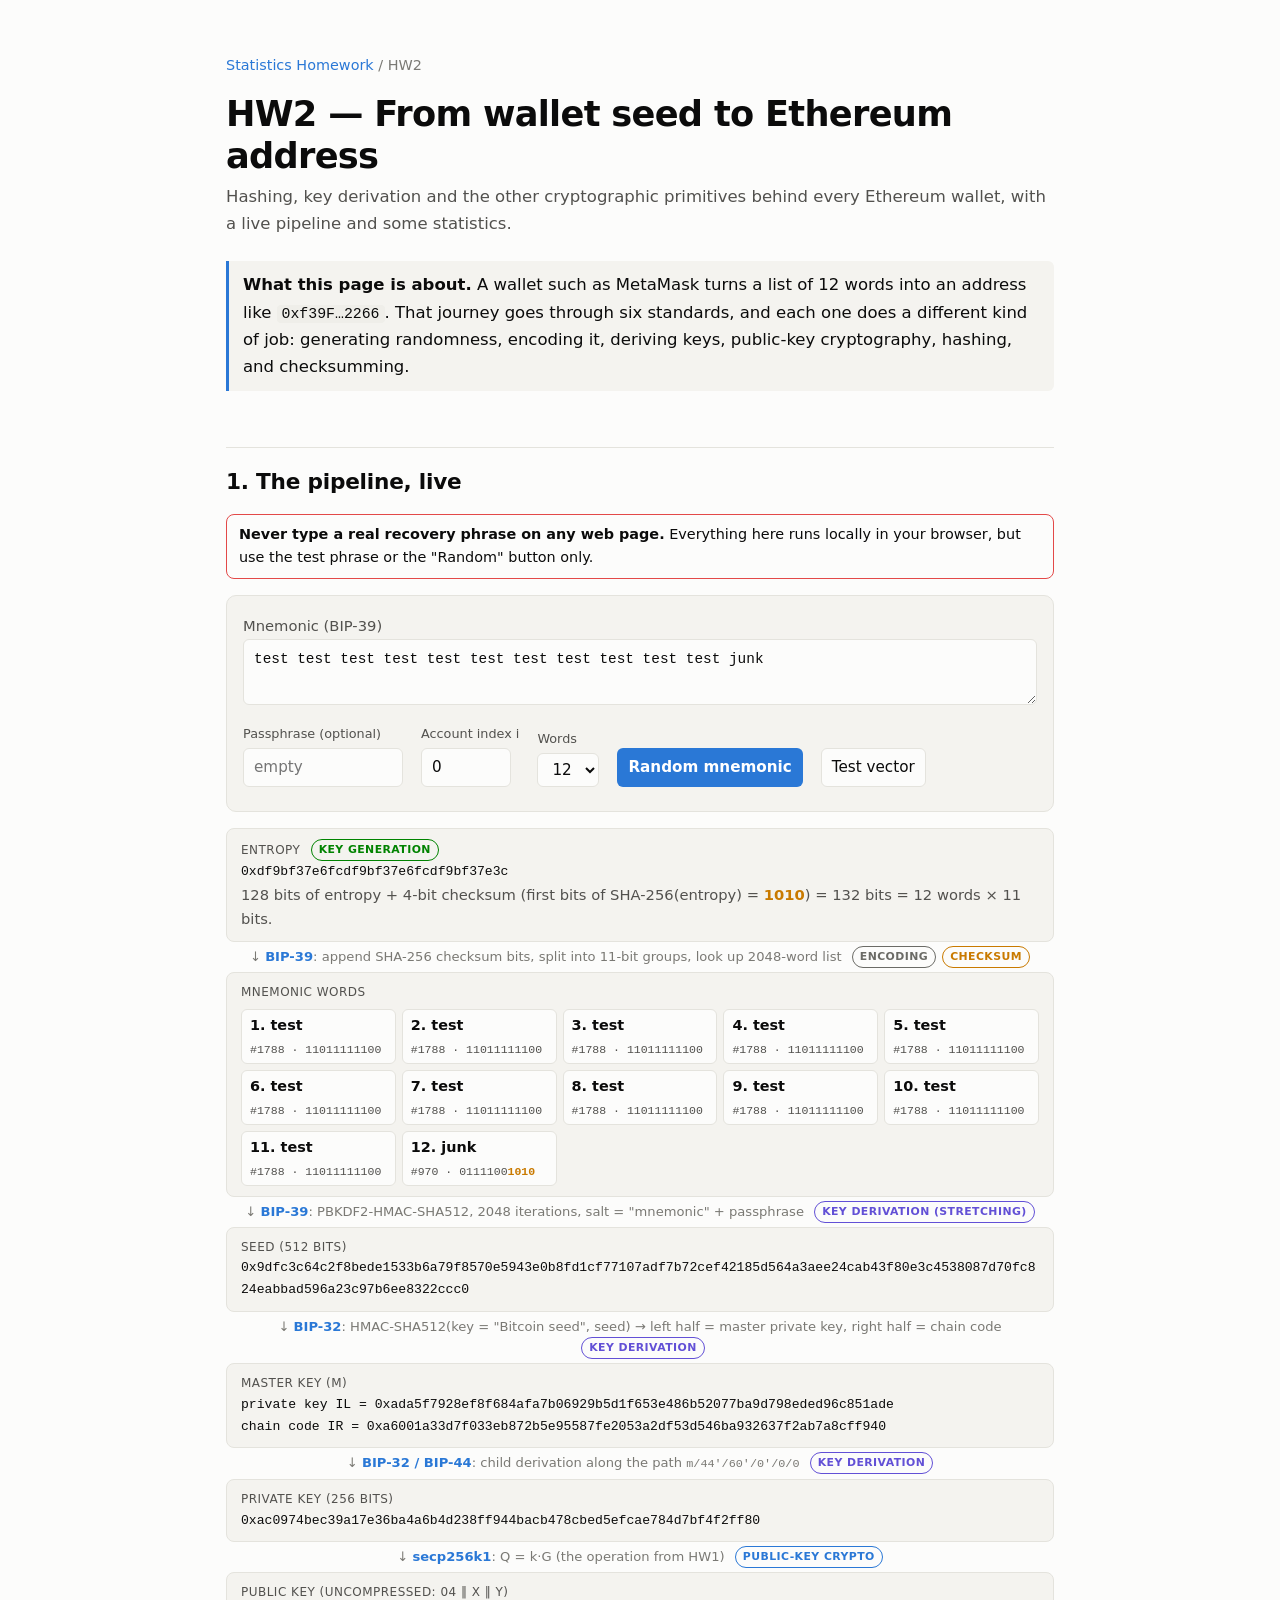
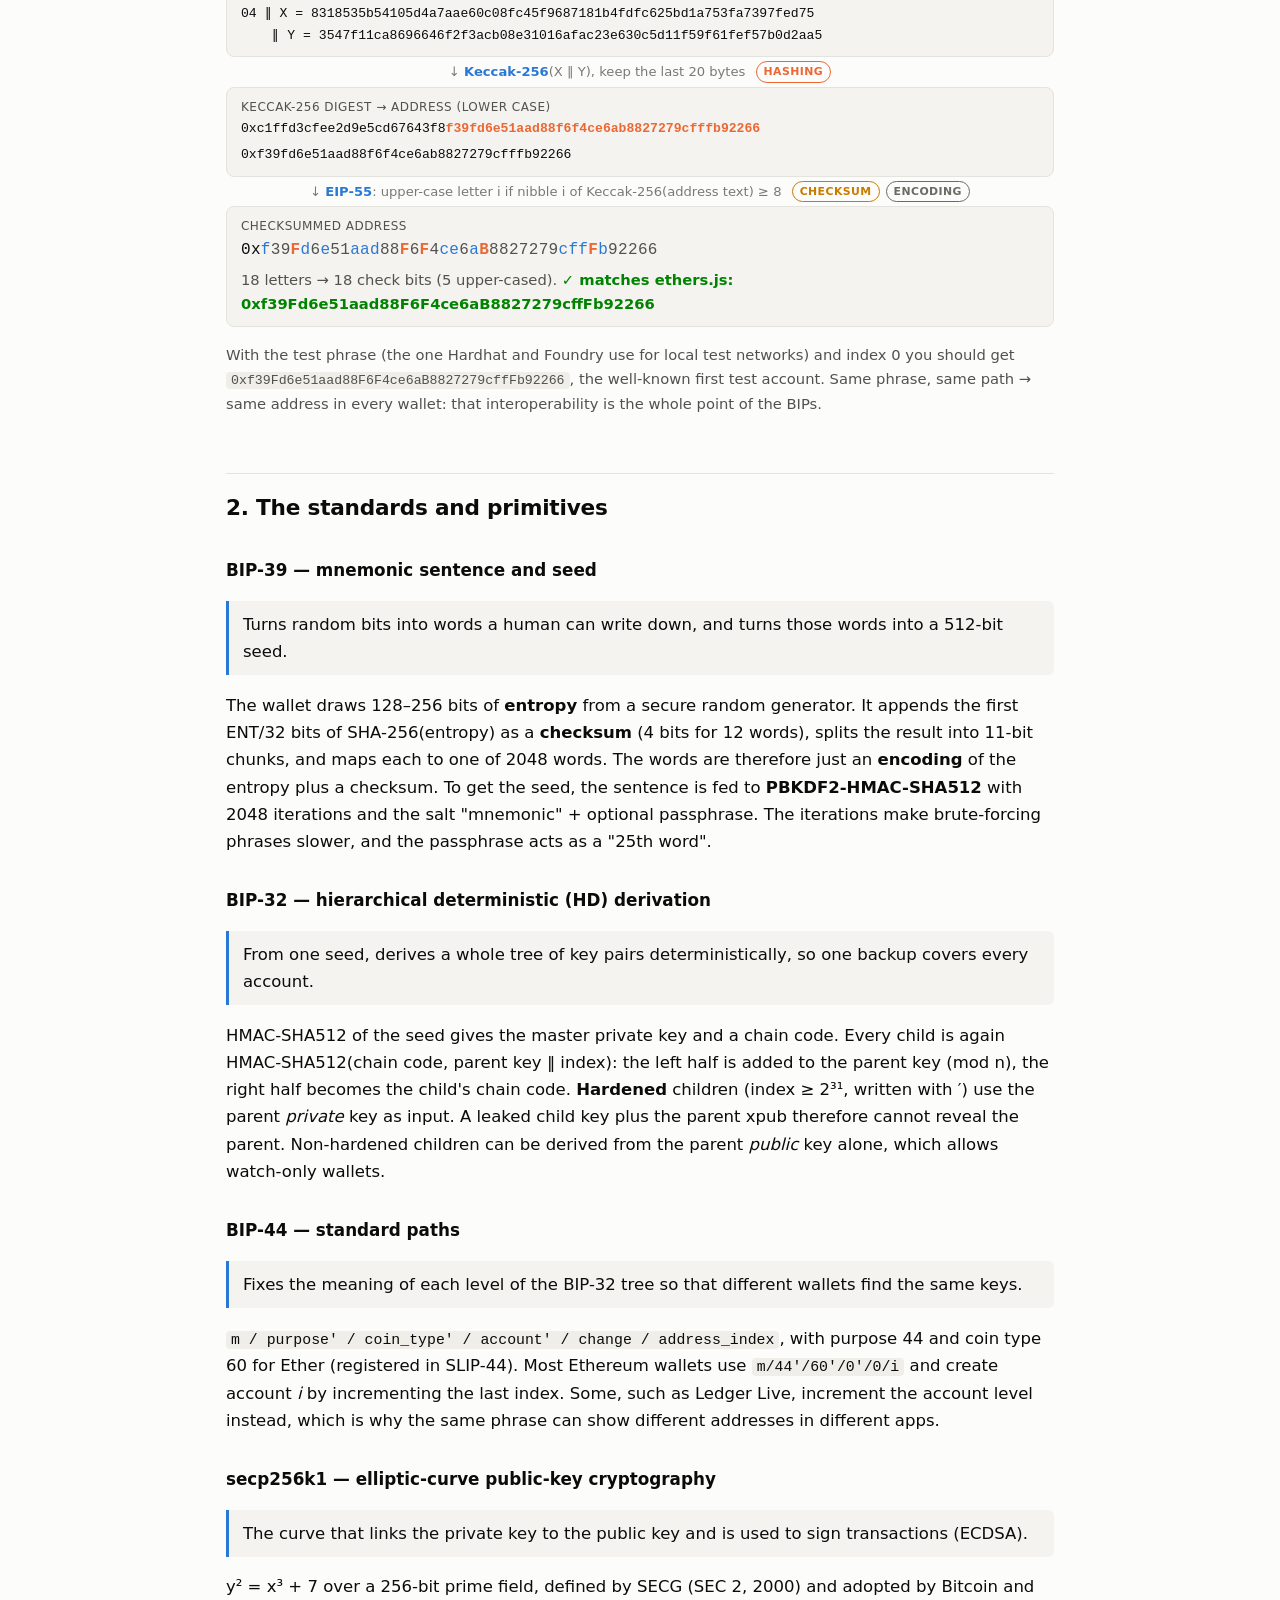
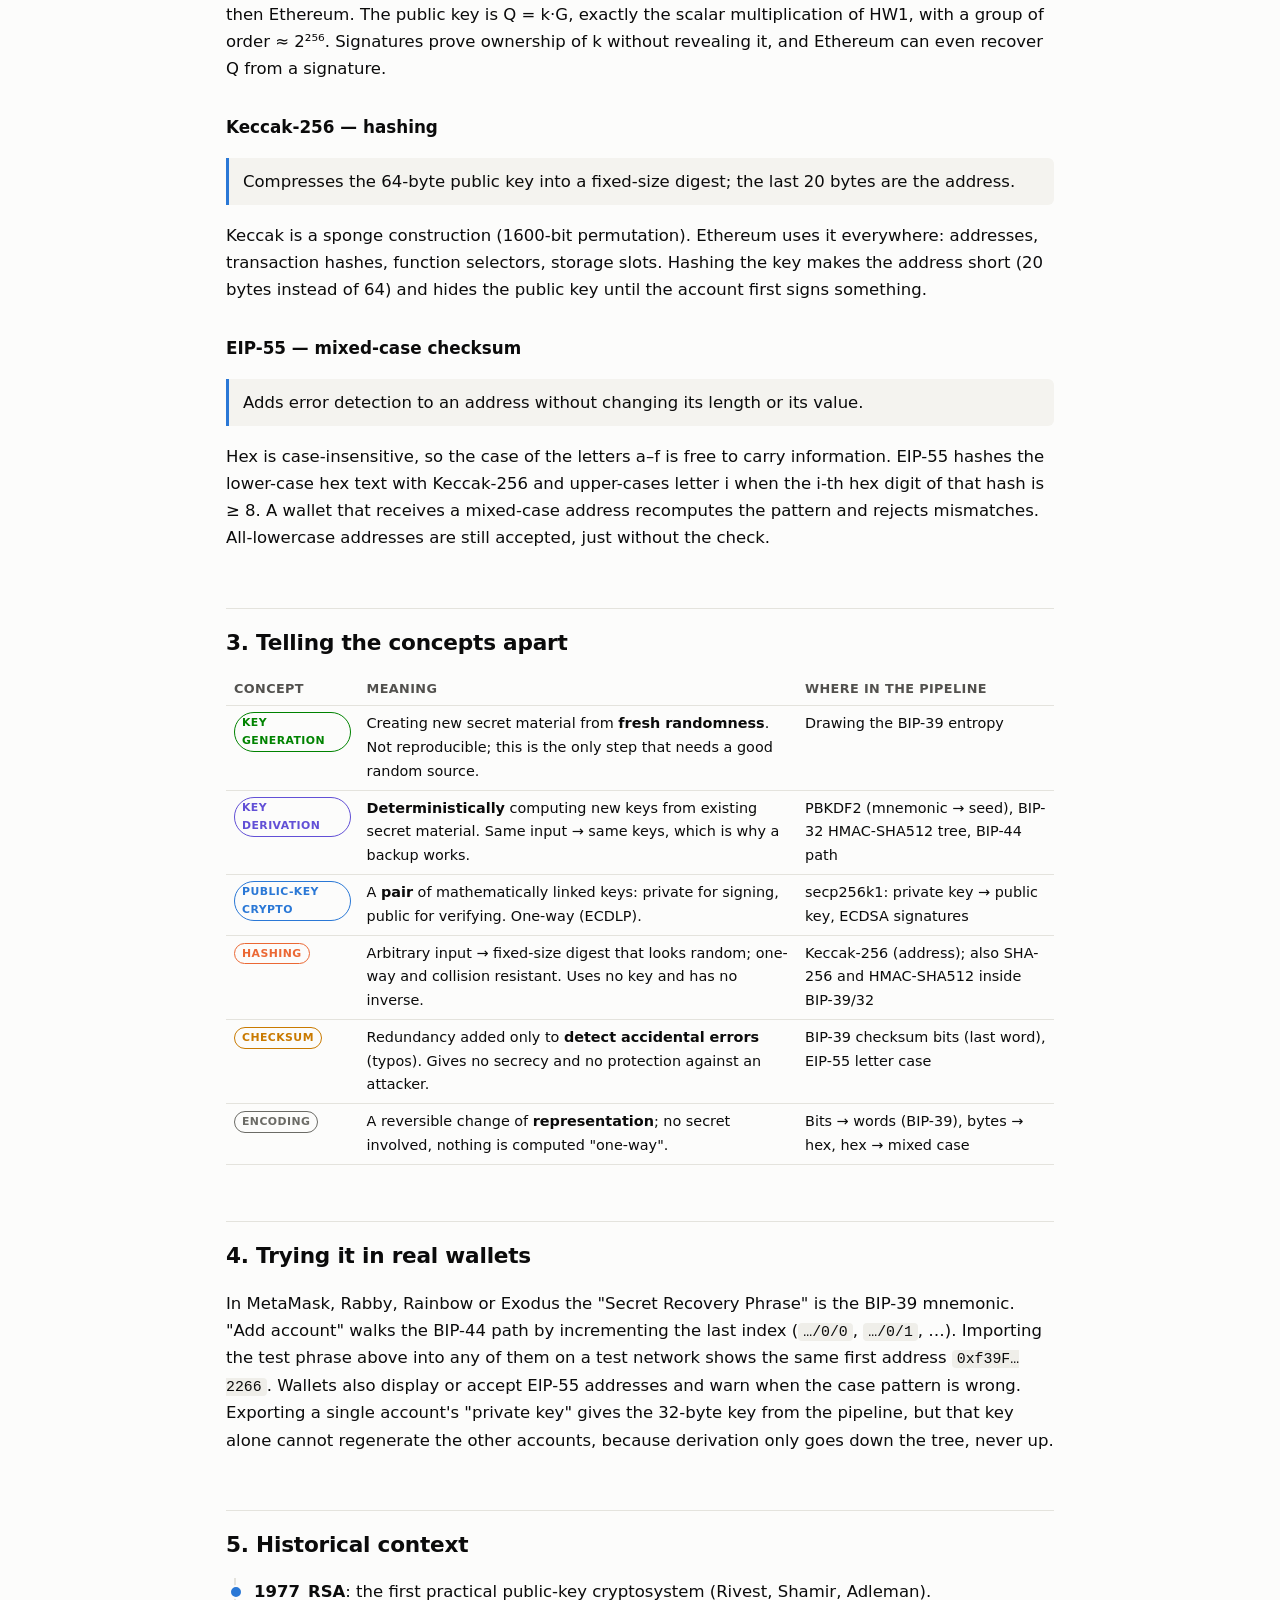
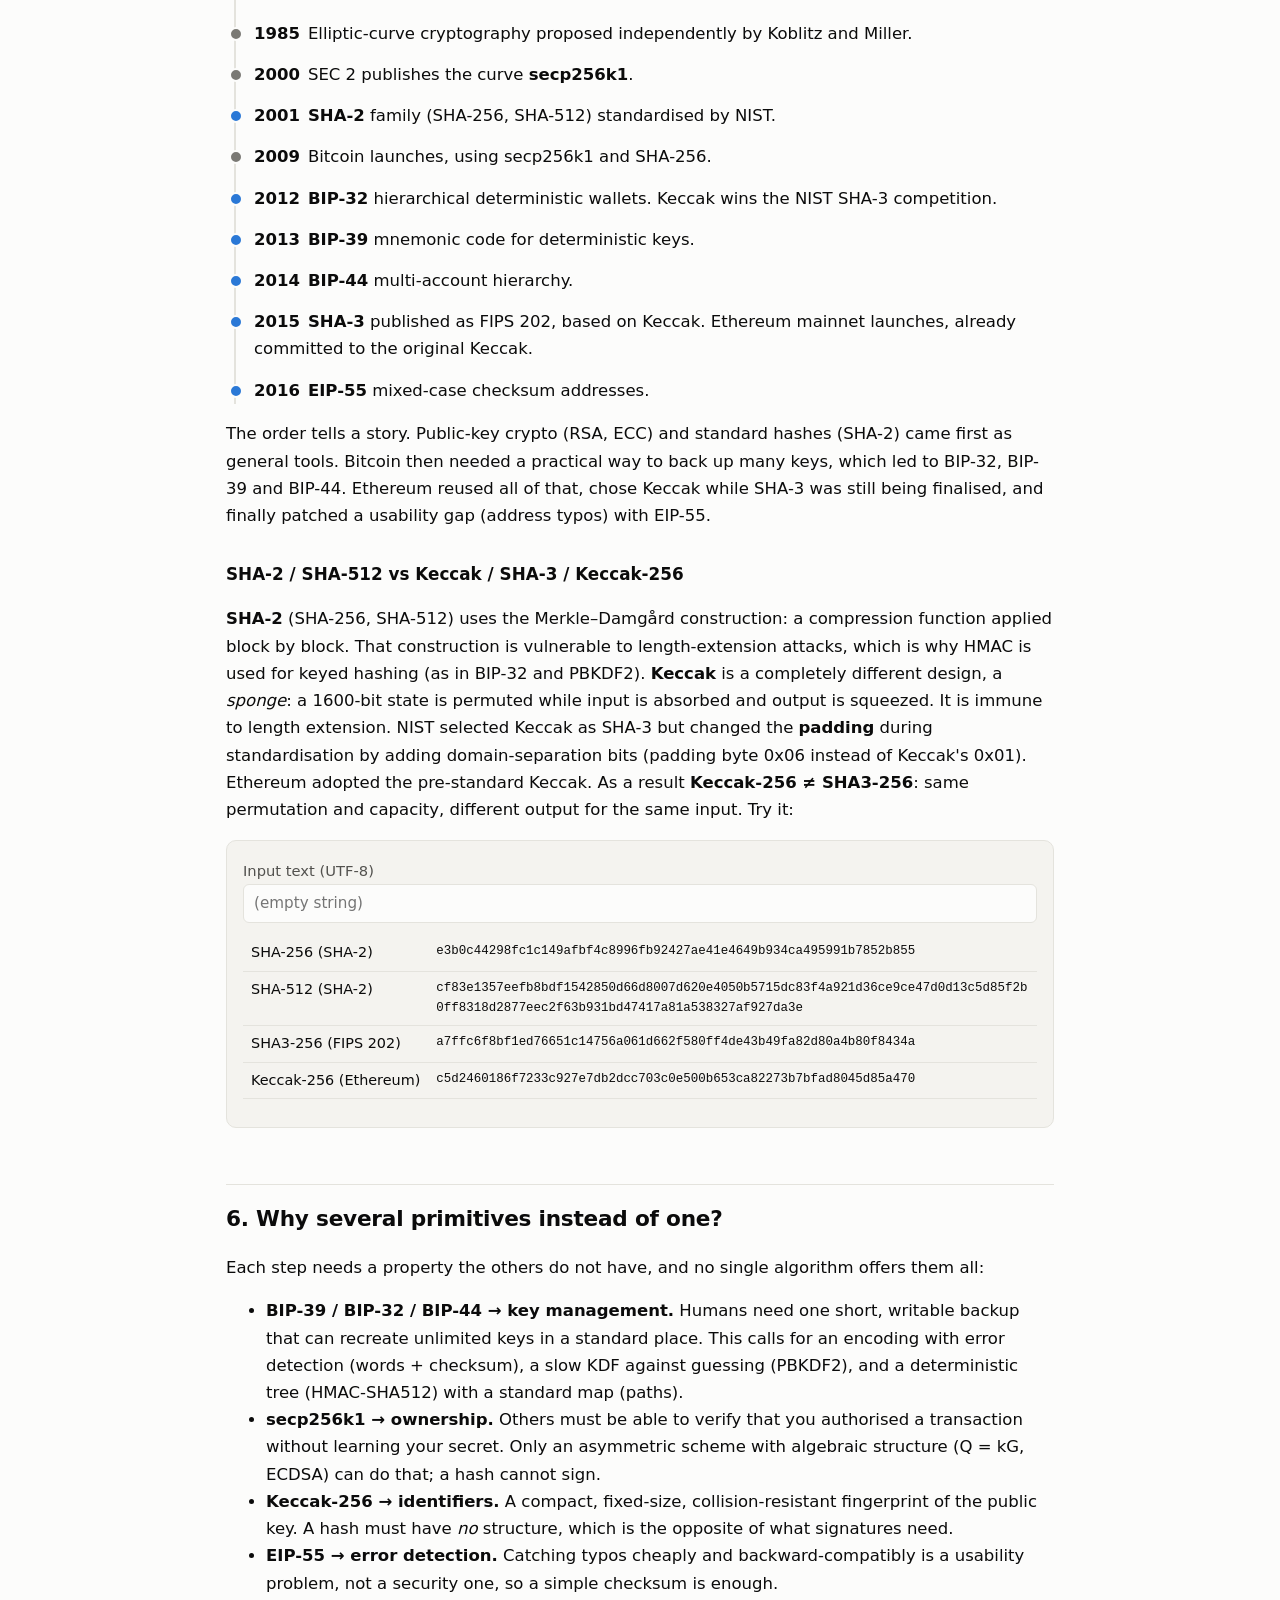
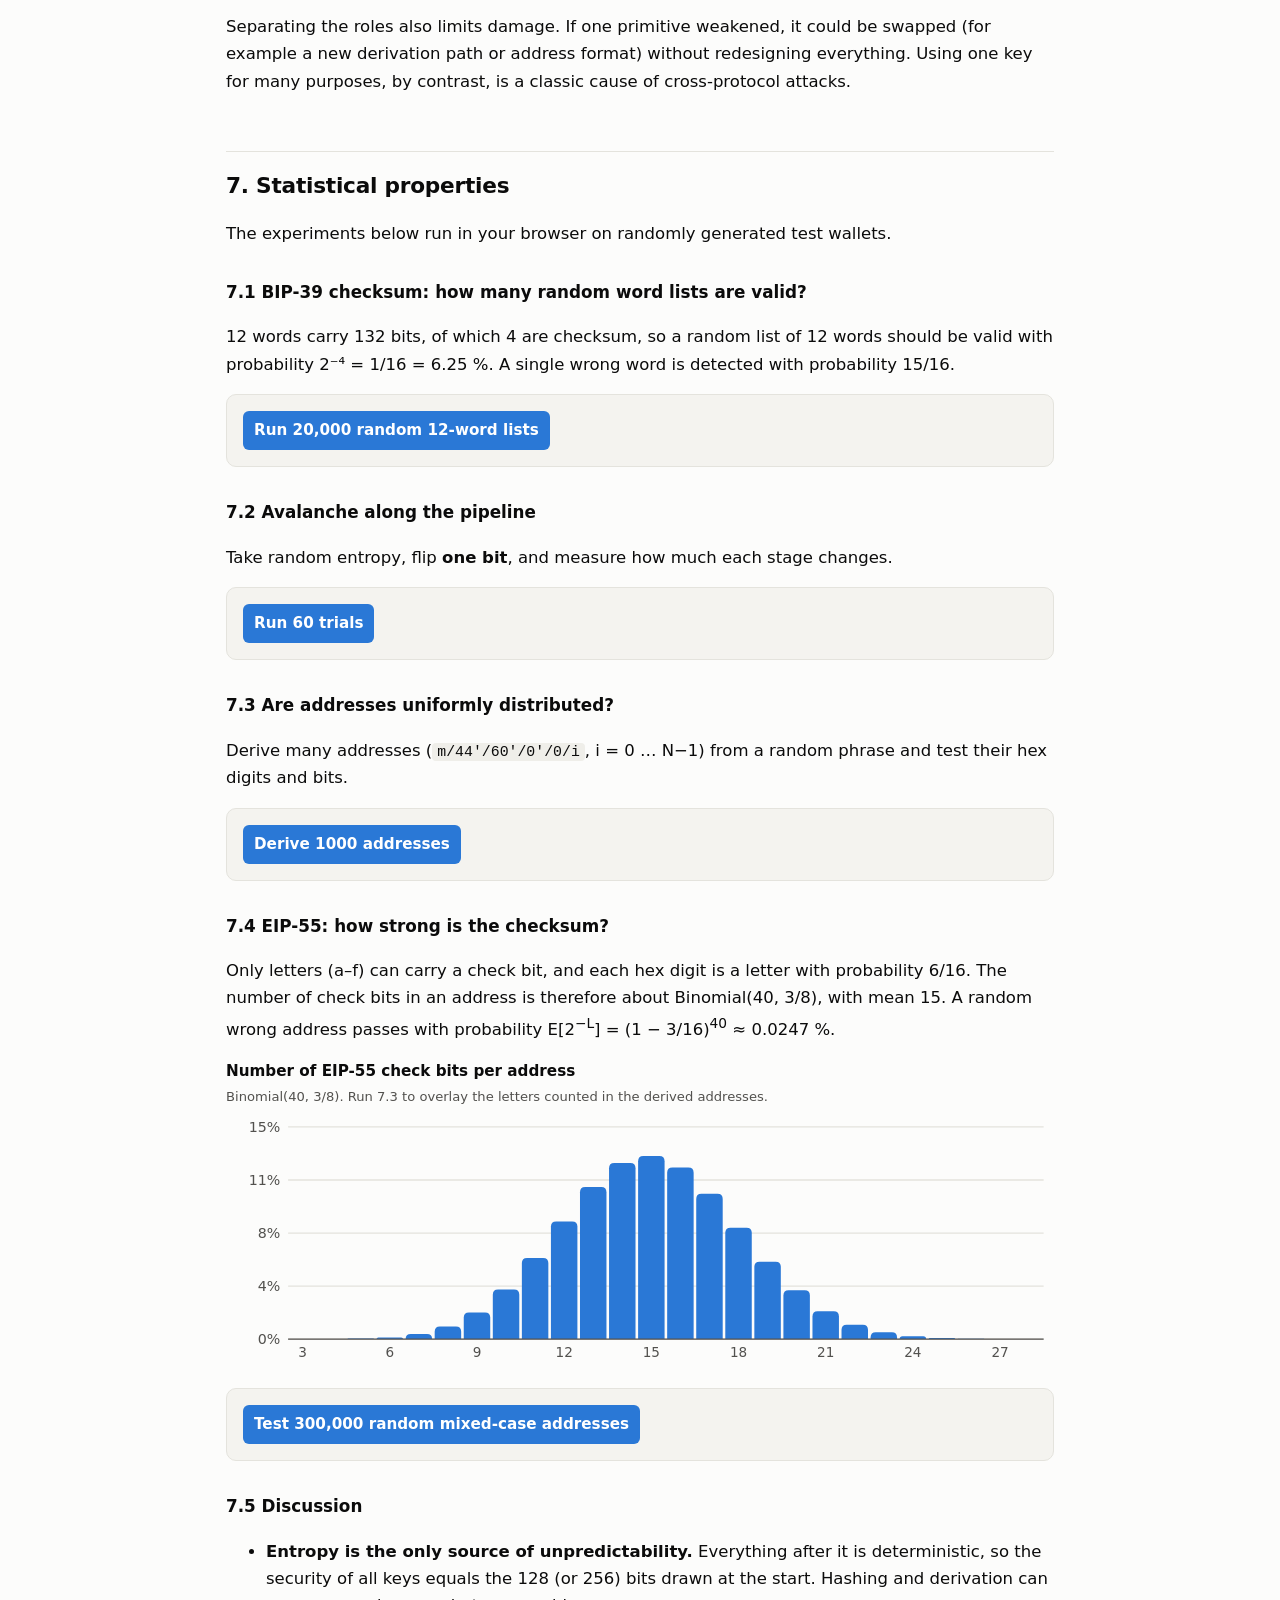
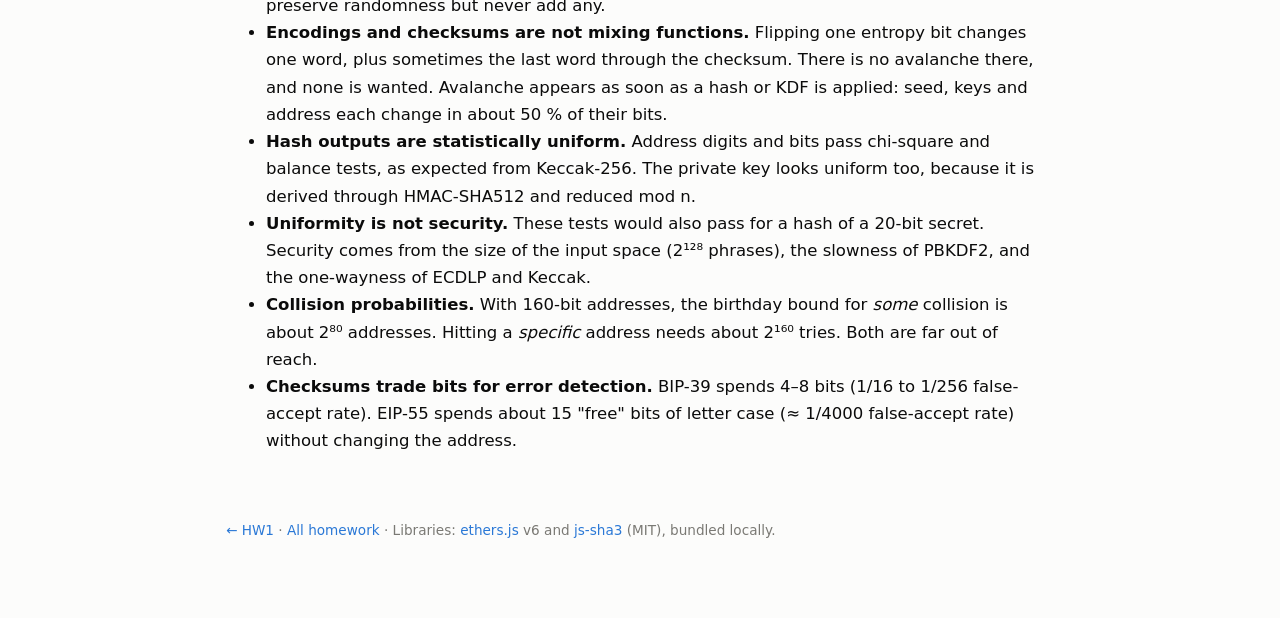
<file: hw2/index.html>
<!doctype html>
<html lang="en">
<head>
<meta charset="utf-8">
<meta name="viewport" content="width=device-width, initial-scale=1">
<title>HW2 · From seed to address</title>
<link rel="stylesheet" href="../assets/style.css">
<style>
  .tag { display:inline-block; font-size:.68rem; font-weight:700; text-transform:uppercase; letter-spacing:.04em; padding:1px 7px; border-radius:99px; margin-left:6px; vertical-align:1px; border:1px solid currentColor; }
  .t-gen { color:#008300 } .t-enc { color:#6b6b66 } .t-chk { color:#c97a00 } .t-kdf { color:#6250d6 } .t-pk { color:var(--s1) } .t-hash { color:var(--s2) }
  @media (prefers-color-scheme: dark) { :root:not([data-theme="light"]) .t-kdf { color:#9085e9 } :root:not([data-theme="light"]) .t-chk { color:#e0a030 } :root:not([data-theme="light"]) .t-enc { color:#a8a7a0 } :root:not([data-theme="light"]) .t-gen { color:#3fa63f } }
  .words { display:grid; grid-template-columns:repeat(auto-fill, minmax(150px,1fr)); gap:6px; margin-top:6px; }
  .word { border:1px solid var(--line); border-radius:6px; padding:4px 8px; font-size:.8rem; background:var(--bg); }
  .word b { font-size:.9rem; } .word .mono { color:var(--fg2); font-size:.72rem; }
  .cs { color:#c97a00; font-weight:700; }
  .eip { font-family:ui-monospace,Menlo,Consolas,monospace; font-size:1rem; letter-spacing:.02em; word-break:break-all; }
  .eip .up { color:var(--s2); font-weight:700; } .eip .lo { color:var(--s1); } .eip .dg { color:var(--fg2); }
  .timeline { border-left:2px solid var(--line); margin:16px 0 16px 8px; padding-left:18px; }
  .ev { position:relative; margin:0 0 14px; }
  .ev::before { content:""; position:absolute; left:-25px; top:7px; width:10px; height:10px; border-radius:50%; background:var(--s1); border:2px solid var(--bg); }
  .ev.ctx::before { background:var(--muted); }
  .ev .yr { font-weight:700; font-variant-numeric:tabular-nums; margin-right:8px; }
  .hashout td:last-child { font-family:ui-monospace,Menlo,Consolas,monospace; font-size:.78rem; word-break:break-all; }
  textarea { font: inherit; font-family: ui-monospace, Menlo, Consolas, monospace; font-size:.9rem; width:100%; color:var(--fg); background:var(--bg); border:1px solid var(--line); border-radius:6px; padding:8px 10px; resize:vertical; }
</style>
</head>
<body>
<main>
<p class="crumb"><a href="../">Statistics Homework</a> / HW2</p>
<h1>HW2 — From wallet seed to Ethereum address</h1>
<p class="sub">Hashing, key derivation and the other cryptographic primitives behind every Ethereum wallet, with a live pipeline and some statistics.</p>

<div class="def"><b>What this page is about.</b> A wallet such as MetaMask turns a list of 12 words into an address like <code>0xf39F…2266</code>. That journey goes through six standards, and each one does a different kind of job: generating randomness, encoding it, deriving keys, public-key cryptography, hashing, and checksumming.</div>

<h2>1. The pipeline, live</h2>
<p class="warn"><b>Never type a real recovery phrase on any web page.</b> Everything here runs locally in your browser, but use the test phrase or the "Random" button only.</p>
<div class="panel">
  <label class="note" for="mn">Mnemonic (BIP-39)</label>
  <textarea id="mn" rows="2">test test test test test test test test test test test junk</textarea>
  <div class="controls" style="margin-top:10px">
    <label>Passphrase (optional) <input id="pass" type="text" placeholder="empty" style="width:160px"></label>
    <label>Account index i <input id="idx" type="number" min="0" value="0"></label>
    <label>Words
      <select id="nwords"><option>12</option><option>15</option><option>18</option><option>21</option><option>24</option></select>
    </label>
    <button id="rand">Random mnemonic</button>
    <button id="testv" class="ghost">Test vector</button>
  </div>
  <p id="mnerr" class="no" style="margin:8px 0 0"></p>
</div>

<div class="pipeline" id="pipe">
  <div class="stage"><div class="lbl">Entropy <span class="tag t-gen">key generation</span></div><div class="val" id="v-ent"></div><div class="note" id="v-entn"></div></div>
  <div class="arrow">↓ <b>BIP-39</b>: append SHA-256 checksum bits, split into 11-bit groups, look up 2048-word list <span class="tag t-enc">encoding</span><span class="tag t-chk">checksum</span></div>
  <div class="stage"><div class="lbl">Mnemonic words</div><div class="words" id="v-words"></div></div>
  <div class="arrow">↓ <b>BIP-39</b>: PBKDF2-HMAC-SHA512, 2048 iterations, salt = "mnemonic" + passphrase <span class="tag t-kdf">key derivation (stretching)</span></div>
  <div class="stage"><div class="lbl">Seed (512 bits)</div><div class="val" id="v-seed"></div></div>
  <div class="arrow">↓ <b>BIP-32</b>: HMAC-SHA512(key = "Bitcoin seed", seed) → left half = master private key, right half = chain code <span class="tag t-kdf">key derivation</span></div>
  <div class="stage"><div class="lbl">Master key (m)</div><div class="val" id="v-master"></div></div>
  <div class="arrow">↓ <b>BIP-32 / BIP-44</b>: child derivation along the path <span class="mono" id="v-pathinline"></span> <span class="tag t-kdf">key derivation</span></div>
  <div class="stage"><div class="lbl">Private key (256 bits)</div><div class="val" id="v-priv"></div></div>
  <div class="arrow">↓ <b>secp256k1</b>: Q = k·G (the operation from HW1) <span class="tag t-pk">public-key crypto</span></div>
  <div class="stage"><div class="lbl">Public key (uncompressed: 04 ‖ X ‖ Y)</div><div class="val" id="v-pub"></div></div>
  <div class="arrow">↓ <b>Keccak-256</b>(X ‖ Y), keep the last 20 bytes <span class="tag t-hash">hashing</span></div>
  <div class="stage"><div class="lbl">Keccak-256 digest → address (lower case)</div><div class="val" id="v-kec"></div><div class="val" id="v-addr" style="margin-top:4px"></div></div>
  <div class="arrow">↓ <b>EIP-55</b>: upper-case letter i if nibble i of Keccak-256(address text) ≥ 8 <span class="tag t-chk">checksum</span><span class="tag t-enc">encoding</span></div>
  <div class="stage"><div class="lbl">Checksummed address</div><div class="eip" id="v-eip"></div><div class="note" id="v-eipn" style="margin-top:4px"></div></div>
</div>
<p class="note">With the test phrase (the one Hardhat and Foundry use for local test networks) and index 0 you should get <code>0xf39Fd6e51aad88F6F4ce6aB8827279cffFb92266</code>, the well-known first test account. Same phrase, same path → same address in every wallet: that interoperability is the whole point of the BIPs.</p>

<h2>2. The standards and primitives</h2>
<h3>BIP-39 — mnemonic sentence and seed</h3>
<div class="def">Turns random bits into words a human can write down, and turns those words into a 512-bit seed.</div>
<p>The wallet draws 128–256 bits of <b>entropy</b> from a secure random generator. It appends the first ENT/32 bits of SHA-256(entropy) as a <b>checksum</b> (4 bits for 12 words), splits the result into 11-bit chunks, and maps each to one of 2048 words. The words are therefore just an <b>encoding</b> of the entropy plus a checksum. To get the seed, the sentence is fed to <b>PBKDF2-HMAC-SHA512</b> with 2048 iterations and the salt "mnemonic" + optional passphrase. The iterations make brute-forcing phrases slower, and the passphrase acts as a "25th word".</p>
<h3>BIP-32 — hierarchical deterministic (HD) derivation</h3>
<div class="def">From one seed, derives a whole tree of key pairs deterministically, so one backup covers every account.</div>
<p>HMAC-SHA512 of the seed gives the master private key and a chain code. Every child is again HMAC-SHA512(chain code, parent key ‖ index): the left half is added to the parent key (mod n), the right half becomes the child's chain code. <b>Hardened</b> children (index ≥ 2³¹, written with ′) use the parent <i>private</i> key as input. A leaked child key plus the parent xpub therefore cannot reveal the parent. Non-hardened children can be derived from the parent <i>public</i> key alone, which allows watch-only wallets.</p>
<h3>BIP-44 — standard paths</h3>
<div class="def">Fixes the meaning of each level of the BIP-32 tree so that different wallets find the same keys.</div>
<p><code>m / purpose′ / coin_type′ / account′ / change / address_index</code>, with purpose 44 and coin type 60 for Ether (registered in SLIP-44). Most Ethereum wallets use <code>m/44′/60′/0′/0/i</code> and create account <i>i</i> by incrementing the last index. Some, such as Ledger Live, increment the account level instead, which is why the same phrase can show different addresses in different apps.</p>
<h3>secp256k1 — elliptic-curve public-key cryptography</h3>
<div class="def">The curve that links the private key to the public key and is used to sign transactions (ECDSA).</div>
<p>y² = x³ + 7 over a 256-bit prime field, defined by SECG (SEC 2, 2000) and adopted by Bitcoin and then Ethereum. The public key is Q = k·G, exactly the scalar multiplication of HW1, with a group of order ≈ 2²⁵⁶. Signatures prove ownership of k without revealing it, and Ethereum can even recover Q from a signature.</p>
<h3>Keccak-256 — hashing</h3>
<div class="def">Compresses the 64-byte public key into a fixed-size digest; the last 20 bytes are the address.</div>
<p>Keccak is a sponge construction (1600-bit permutation). Ethereum uses it everywhere: addresses, transaction hashes, function selectors, storage slots. Hashing the key makes the address short (20 bytes instead of 64) and hides the public key until the account first signs something.</p>
<h3>EIP-55 — mixed-case checksum</h3>
<div class="def">Adds error detection to an address without changing its length or its value.</div>
<p>Hex is case-insensitive, so the case of the letters a–f is free to carry information. EIP-55 hashes the lower-case hex text with Keccak-256 and upper-cases letter i when the i-th hex digit of that hash is ≥ 8. A wallet that receives a mixed-case address recomputes the pattern and rejects mismatches. All-lowercase addresses are still accepted, just without the check.</p>

<h2>3. Telling the concepts apart</h2>
<table>
  <thead><tr><th>Concept</th><th>Meaning</th><th>Where in the pipeline</th></tr></thead>
  <tbody>
    <tr><td><span class="tag t-gen" style="margin:0">Key generation</span></td><td>Creating new secret material from <b>fresh randomness</b>. Not reproducible; this is the only step that needs a good random source.</td><td>Drawing the BIP-39 entropy</td></tr>
    <tr><td><span class="tag t-kdf" style="margin:0">Key derivation</span></td><td><b>Deterministically</b> computing new keys from existing secret material. Same input → same keys, which is why a backup works.</td><td>PBKDF2 (mnemonic → seed), BIP-32 HMAC-SHA512 tree, BIP-44 path</td></tr>
    <tr><td><span class="tag t-pk" style="margin:0">Public-key crypto</span></td><td>A <b>pair</b> of mathematically linked keys: private for signing, public for verifying. One-way (ECDLP).</td><td>secp256k1: private key → public key, ECDSA signatures</td></tr>
    <tr><td><span class="tag t-hash" style="margin:0">Hashing</span></td><td>Arbitrary input → fixed-size digest that looks random; one-way and collision resistant. Uses no key and has no inverse.</td><td>Keccak-256 (address); also SHA-256 and HMAC-SHA512 inside BIP-39/32</td></tr>
    <tr><td><span class="tag t-chk" style="margin:0">Checksum</span></td><td>Redundancy added only to <b>detect accidental errors</b> (typos). Gives no secrecy and no protection against an attacker.</td><td>BIP-39 checksum bits (last word), EIP-55 letter case</td></tr>
    <tr><td><span class="tag t-enc" style="margin:0">Encoding</span></td><td>A reversible change of <b>representation</b>; no secret involved, nothing is computed "one-way".</td><td>Bits → words (BIP-39), bytes → hex, hex → mixed case</td></tr>
  </tbody>
</table>

<h2>4. Trying it in real wallets</h2>
<p>In MetaMask, Rabby, Rainbow or Exodus the "Secret Recovery Phrase" is the BIP-39 mnemonic. "Add account" walks the BIP-44 path by incrementing the last index (<code>…/0/0</code>, <code>…/0/1</code>, …). Importing the test phrase above into any of them on a test network shows the same first address <code>0xf39F…2266</code>. Wallets also display or accept EIP-55 addresses and warn when the case pattern is wrong. Exporting a single account's "private key" gives the 32-byte key from the pipeline, but that key alone cannot regenerate the other accounts, because derivation only goes down the tree, never up.</p>

<h2>5. Historical context</h2>
<div class="timeline">
  <div class="ev"><span class="yr">1977</span><b>RSA</b>: the first practical public-key cryptosystem (Rivest, Shamir, Adleman).</div>
  <div class="ev ctx"><span class="yr">1985</span>Elliptic-curve cryptography proposed independently by Koblitz and Miller.</div>
  <div class="ev ctx"><span class="yr">2000</span>SEC 2 publishes the curve <b>secp256k1</b>.</div>
  <div class="ev"><span class="yr">2001</span><b>SHA-2</b> family (SHA-256, SHA-512) standardised by NIST.</div>
  <div class="ev ctx"><span class="yr">2009</span>Bitcoin launches, using secp256k1 and SHA-256.</div>
  <div class="ev"><span class="yr">2012</span><b>BIP-32</b> hierarchical deterministic wallets. Keccak wins the NIST SHA-3 competition.</div>
  <div class="ev"><span class="yr">2013</span><b>BIP-39</b> mnemonic code for deterministic keys.</div>
  <div class="ev"><span class="yr">2014</span><b>BIP-44</b> multi-account hierarchy.</div>
  <div class="ev"><span class="yr">2015</span><b>SHA-3</b> published as FIPS 202, based on Keccak. Ethereum mainnet launches, already committed to the original Keccak.</div>
  <div class="ev"><span class="yr">2016</span><b>EIP-55</b> mixed-case checksum addresses.</div>
</div>
<p>The order tells a story. Public-key crypto (RSA, ECC) and standard hashes (SHA-2) came first as general tools. Bitcoin then needed a practical way to back up many keys, which led to BIP-32, BIP-39 and BIP-44. Ethereum reused all of that, chose Keccak while SHA-3 was still being finalised, and finally patched a usability gap (address typos) with EIP-55.</p>

<h3>SHA-2 / SHA-512 vs Keccak / SHA-3 / Keccak-256</h3>
<p><b>SHA-2</b> (SHA-256, SHA-512) uses the Merkle–Damgård construction: a compression function applied block by block. That construction is vulnerable to length-extension attacks, which is why HMAC is used for keyed hashing (as in BIP-32 and PBKDF2). <b>Keccak</b> is a completely different design, a <i>sponge</i>: a 1600-bit state is permuted while input is absorbed and output is squeezed. It is immune to length extension. NIST selected Keccak as SHA-3 but changed the <b>padding</b> during standardisation by adding domain-separation bits (padding byte 0x06 instead of Keccak's 0x01). Ethereum adopted the pre-standard Keccak. As a result <b>Keccak-256 ≠ SHA3-256</b>: same permutation and capacity, different output for the same input. Try it:</p>
<div class="panel">
  <label class="note" for="hin">Input text (UTF-8)</label>
  <input id="hin" value="" placeholder="(empty string)" style="width:100%">
  <table class="hashout"><tbody id="hout"></tbody></table>
</div>

<h2>6. Why several primitives instead of one?</h2>
<p>Each step needs a property the others do not have, and no single algorithm offers them all:</p>
<ul>
  <li><b>BIP-39 / BIP-32 / BIP-44 → key management.</b> Humans need one short, writable backup that can recreate unlimited keys in a standard place. This calls for an encoding with error detection (words + checksum), a slow KDF against guessing (PBKDF2), and a deterministic tree (HMAC-SHA512) with a standard map (paths).</li>
  <li><b>secp256k1 → ownership.</b> Others must be able to verify that you authorised a transaction without learning your secret. Only an asymmetric scheme with algebraic structure (Q = kG, ECDSA) can do that; a hash cannot sign.</li>
  <li><b>Keccak-256 → identifiers.</b> A compact, fixed-size, collision-resistant fingerprint of the public key. A hash must have <i>no</i> structure, which is the opposite of what signatures need.</li>
  <li><b>EIP-55 → error detection.</b> Catching typos cheaply and backward-compatibly is a usability problem, not a security one, so a simple checksum is enough.</li>
</ul>
<p>Separating the roles also limits damage. If one primitive weakened, it could be swapped (for example a new derivation path or address format) without redesigning everything. Using one key for many purposes, by contrast, is a classic cause of cross-protocol attacks.</p>

<h2>7. Statistical properties</h2>
<p>The experiments below run in your browser on randomly generated test wallets.</p>

<h3>7.1 BIP-39 checksum: how many random word lists are valid?</h3>
<p>12 words carry 132 bits, of which 4 are checksum, so a random list of 12 words should be valid with probability 2⁻⁴ = 1/16 = 6.25 %. A single wrong word is detected with probability 15/16.</p>
<div class="panel controls"><button id="e1">Run 20,000 random 12-word lists</button><span id="e1o" class="note"></span></div>

<h3>7.2 Avalanche along the pipeline</h3>
<p>Take random entropy, flip <b>one bit</b>, and measure how much each stage changes.</p>
<div class="panel controls"><button id="e2">Run 60 trials</button><span id="e2o" class="note"></span></div>
<div id="c2"></div>
<p id="t2" class="note"></p>

<h3>7.3 Are addresses uniformly distributed?</h3>
<p>Derive many addresses (<code>m/44′/60′/0′/0/i</code>, i = 0 … N−1) from a random phrase and test their hex digits and bits.</p>
<div class="panel controls"><button id="e3">Derive 1000 addresses</button><span id="e3o" class="note"></span></div>
<div id="c3a"></div>
<div id="c3b"></div>
<p id="t3" class="note"></p>

<h3>7.4 EIP-55: how strong is the checksum?</h3>
<p>Only letters (a–f) can carry a check bit, and each hex digit is a letter with probability 6/16. The number of check bits in an address is therefore about Binomial(40, 3/8), with mean 15. A random wrong address passes with probability E[2<sup>−L</sup>] = (1 − 3/16)<sup>40</sup> ≈ 0.0247 %.</p>
<div id="c4"></div>
<div class="panel controls"><button id="e4">Test 300,000 random mixed-case addresses</button><span id="e4o" class="note"></span></div>

<h3>7.5 Discussion</h3>
<ul>
  <li><b>Entropy is the only source of unpredictability.</b> Everything after it is deterministic, so the security of all keys equals the 128 (or 256) bits drawn at the start. Hashing and derivation can preserve randomness but never add any.</li>
  <li><b>Encodings and checksums are not mixing functions.</b> Flipping one entropy bit changes one word, plus sometimes the last word through the checksum. There is no avalanche there, and none is wanted. Avalanche appears as soon as a hash or KDF is applied: seed, keys and address each change in about 50 % of their bits.</li>
  <li><b>Hash outputs are statistically uniform.</b> Address digits and bits pass chi-square and balance tests, as expected from Keccak-256. The private key looks uniform too, because it is derived through HMAC-SHA512 and reduced mod n.</li>
  <li><b>Uniformity is not security.</b> These tests would also pass for a hash of a 20-bit secret. Security comes from the size of the input space (2¹²⁸ phrases), the slowness of PBKDF2, and the one-wayness of ECDLP and Keccak.</li>
  <li><b>Collision probabilities.</b> With 160-bit addresses, the birthday bound for <i>some</i> collision is about 2⁸⁰ addresses. Hitting a <i>specific</i> address needs about 2¹⁶⁰ tries. Both are far out of reach.</li>
  <li><b>Checksums trade bits for error detection.</b> BIP-39 spends 4–8 bits (1/16 to 1/256 false-accept rate). EIP-55 spends about 15 "free" bits of letter case (≈ 1/4000 false-accept rate) without changing the address.</li>
</ul>

<footer><a href="../hw1/">← HW1</a> · <a href="../">All homework</a> · Libraries: <a href="https://github.com/ethers-io/ethers.js">ethers.js</a> v6 and <a href="https://github.com/emn178/js-sha3">js-sha3</a> (MIT), bundled locally.</footer>
</main>

<script src="../assets/vendor/ethers.umd.min.js"></script>
<script src="../assets/vendor/sha3.min.js"></script>
<script src="../assets/charts.js"></script>
<script>
const $ = (s) => document.querySelector(s);
const E = window.ethers;
const css = (v) => getComputedStyle(document.documentElement).getPropertyValue(v).trim();
const hexToBits = (h) => [...h.replace(/^0x/, "")].map((c) => parseInt(c, 16).toString(2).padStart(4, "0")).join("");
const popcount8 = (v) => { let c = 0; while (v) { v &= v - 1; c++; } return c; };
const hamHex = (a, b) => { const x = E.getBytes(a), y = E.getBytes(b); let c = 0; for (let i = 0; i < x.length; i++) c += popcount8(x[i] ^ y[i]); return c; };
const short = (h, n = 18) => (h.length > 2 * n + 3 ? h.slice(0, n + 2) + "…" + h.slice(-n) : h);

function eip55(lowerNo0x) {           // returns checksummed address without 0x
  const h = keccak256(lowerNo0x);      // js-sha3: Keccak-256 of the ASCII text
  let o = "";
  for (let i = 0; i < 40; i++) { const c = lowerNo0x[i]; o += c >= "a" && parseInt(h[i], 16) >= 8 ? c.toUpperCase() : c; }
  return o;
}

function pipeline() {
  $("#mnerr").textContent = "";
  let m;
  const phrase = $("#mn").value.trim().toLowerCase().split(/\s+/).join(" ");
  try { m = E.Mnemonic.fromPhrase(phrase, $("#pass").value); }
  catch (e) { $("#mnerr").textContent = "Invalid mnemonic: " + (e.shortMessage || e.message).replace(/\(.*$/, "") + " (wrong word or failed checksum)."; return; }
  const idx = Math.max(0, Math.floor(+$("#idx").value || 0));
  const path = `m/44'/60'/0'/0/${idx}`;
  // entropy + checksum
  const ent = m.entropy, ENT = (ent.length - 2) * 4, CS = ENT / 32;
  const entBits = hexToBits(ent), csBits = hexToBits(E.sha256(ent)).slice(0, CS);
  $("#v-ent").textContent = ent;
  $("#v-entn").innerHTML = `${ENT} bits of entropy + ${CS}-bit checksum (first bits of SHA-256(entropy) = <span class="cs">${csBits}</span>) = ${ENT + CS} bits = ${(ENT + CS) / 11} words × 11 bits.`;
  const all = entBits + csBits, words = m.phrase.split(" ");
  $("#v-words").innerHTML = words.map((w, i) => {
    let bits = all.slice(i * 11, i * 11 + 11);
    if (i === words.length - 1) bits = bits.slice(0, 11 - CS) + `<span class="cs">${bits.slice(11 - CS)}</span>`;
    return `<div class="word"><b>${i + 1}. ${w}</b><br><span class="mono">#${E.wordlists.en.getWordIndex(w)} · ${bits}</span></div>`;
  }).join("");
  // seed, master
  const seed = m.computeSeed();
  $("#v-seed").textContent = seed;
  const I = E.computeHmac("sha512", E.toUtf8Bytes("Bitcoin seed"), seed);
  $("#v-master").innerHTML = `private key IL = ${"0x" + I.slice(2, 66)}<br>chain code IR = ${"0x" + I.slice(66)}`;
  $("#v-pathinline").textContent = path;
  const node = E.HDNodeWallet.fromSeed(seed).derivePath(path);
  $("#v-priv").textContent = node.privateKey;
  const pub = E.SigningKey.computePublicKey(node.privateKey, false);
  $("#v-pub").innerHTML = `04 ‖ X = ${pub.slice(4, 68)}<br>&nbsp;&nbsp;&nbsp; ‖ Y = ${pub.slice(68)}`;
  const kec = E.keccak256("0x" + pub.slice(4));
  $("#v-kec").innerHTML = `${kec.slice(0, 26)}<b style="color:var(--s2)">${kec.slice(26)}</b>`;
  const lower = kec.slice(26);
  $("#v-addr").textContent = "0x" + lower;
  const chk = eip55(lower), h = keccak256(lower);
  $("#v-eip").innerHTML = "0x" + [...chk].map((c, i) => `<span class="${/[A-F]/.test(c) ? "up" : /[a-f]/.test(c) ? "lo" : "dg"}" title="hash nibble ${h[i]}">${c}</span>`).join("");
  const letters = [...lower].filter((c) => c >= "a").length, ups = [...chk].filter((c) => /[A-F]/.test(c)).length;
  $("#v-eipn").innerHTML = `${letters} letters → ${letters} check bits (${ups} upper-cased). ` +
    (chk === node.address.slice(2) ? `<span class="yes">✓ matches ethers.js: ${node.address}</span>` : `<span class="no">mismatch with ethers.js</span>`);
}
function randomPhrase() {
  const n = +$("#nwords").value, bytes = (n * 11 - n * 11 / 33) / 8;
  return E.Mnemonic.fromEntropy(E.randomBytes(bytes)).phrase;
}
$("#rand").onclick = () => { $("#mn").value = randomPhrase(); pipeline(); };
$("#testv").onclick = () => { $("#mn").value = "test test test test test test test test test test test junk"; $("#pass").value = ""; $("#idx").value = 0; pipeline(); };
["#mn", "#pass", "#idx"].forEach((s) => $(s).addEventListener("input", pipeline));
pipeline();

// hash comparison
function hashes() {
  const t = $("#hin").value, b = E.toUtf8Bytes(t);
  const rows = [["SHA-256 (SHA-2)", E.sha256(b).slice(2)], ["SHA-512 (SHA-2)", E.sha512(b).slice(2)], ["SHA3-256 (FIPS 202)", sha3_256(t)], ["Keccak-256 (Ethereum)", keccak256(t)]];
  $("#hout").innerHTML = rows.map(([n, v]) => `<tr><td style="white-space:nowrap">${n}</td><td>${v}</td></tr>`).join("");
}
$("#hin").addEventListener("input", hashes); hashes();

// ---------- experiments ----------
const sleep = () => new Promise((r) => setTimeout(r, 0));
const mean = (a) => a.reduce((s, v) => s + v, 0) / a.length;

$("#e1").onclick = async () => {
  const wl = E.wordlists.en, T = 20000; let ok = 0;
  const rnd = new Uint16Array(12);
  for (let t = 0; t < T; t++) {
    crypto.getRandomValues(rnd);
    const ph = Array.from(rnd, (v) => wl.getWord(v & 2047)).join(" ");
    if (E.Mnemonic.isValidMnemonic(ph)) ok++;
    if (t % 2000 === 0) { $("#e1o").textContent = `running… ${t}`; await sleep(); }
  }
  const p = ok / T, se = Math.sqrt(p * (1 - p) / T);
  $("#e1o").innerHTML = `<b>${ok}</b> of ${T} valid = <b>${(p * 100).toFixed(2)} %</b> (95 % CI ${((p - 1.96 * se) * 100).toFixed(2)}–${((p + 1.96 * se) * 100).toFixed(2)} %), theory 6.25 %.`;
};

$("#e2").onclick = async () => {
  const T = 60, res = { words: [], wordsN: [], seed: [], priv: [], addr: [] };
  for (let t = 0; t < T; t++) {
    const ent = E.getBytes(E.randomBytes(16)), ent2 = new Uint8Array(ent);
    const bit = Math.floor(Math.random() * 128); ent2[bit >> 3] ^= 1 << (bit & 7);
    const m1 = E.Mnemonic.fromEntropy(ent), m2 = E.Mnemonic.fromEntropy(ent2);
    const w1 = m1.phrase.split(" "), w2 = m2.phrase.split(" ");
    const dw = w1.filter((w, i) => w !== w2[i]).length;
    const s1 = m1.computeSeed(), s2 = m2.computeSeed();
    const n1 = E.HDNodeWallet.fromSeed(s1).derivePath("m/44'/60'/0'/0/0"), n2 = E.HDNodeWallet.fromSeed(s2).derivePath("m/44'/60'/0'/0/0");
    res.words.push(dw / 12); res.wordsN.push(dw);
    res.seed.push(hamHex(s1, s2) / 512); res.priv.push(hamHex(n1.privateKey, n2.privateKey) / 256); res.addr.push(hamHex(n1.address, n2.address) / 160);
    if (t % 10 === 0) { $("#e2o").textContent = `running… ${t}/${T}`; await sleep(); }
  }
  $("#e2o").textContent = `${T} trials done.`;
  const labels = ["Entropy (1 bit)", "Mnemonic words", "Seed", "Private key", "Address"];
  barChart($("#c2"), { title: "Average share that changes after flipping one entropy bit", caption: "Entropy: 1/128 of the bits by construction. Words: share of the 12 words that differ. Other stages: share of bits that differ.", labels, series: [{ name: "changed", values: [1 / 128, mean(res.words), mean(res.seed), mean(res.priv), mean(res.addr)], color: css("--s1") }], ref: 0.5, refLabel: "50 % (ideal avalanche)", yMax: 0.6, yFmt: (v) => Math.round(v * 100) + "%", height: 230 });
  const cnt = {}; res.wordsN.forEach((d) => (cnt[d] = (cnt[d] || 0) + 1));
  $("#t2").innerHTML = `Words changed per trial: ${Object.entries(cnt).map(([k, v]) => `${k} word${k > 1 ? "s" : ""} in ${v} trials`).join(", ")}. ` +
    `One flipped bit changes the word containing it, plus the last word when the SHA-256 checksum changes (almost always). ` +
    `From the seed on, about half of the bits flip (seed ${(mean(res.seed) * 100).toFixed(1)} %, private key ${(mean(res.priv) * 100).toFixed(1)} %, address ${(mean(res.addr) * 100).toFixed(1)} %): PBKDF2, HMAC-SHA512 and Keccak-256 all behave like random functions.`;
};

$("#e3").onclick = async () => {
  const N = 1000, m = E.Mnemonic.fromEntropy(E.randomBytes(16));
  const acc = E.HDNodeWallet.fromSeed(m.computeSeed()).derivePath("m/44'/60'/0'/0");
  const addrs = [];
  for (let i = 0; i < N; i++) { addrs.push(acc.deriveChild(i).address.slice(2).toLowerCase()); if (i % 100 === 0) { $("#e3o").textContent = `deriving… ${i}/${N}`; await sleep(); } }
  $("#e3o").textContent = `${N} addresses from a random phrase.`;
  window._addrs = addrs;
  const f = new Array(16).fill(0); addrs.forEach((a) => [...a].forEach((c) => f[parseInt(c, 16)]++));
  const expd = (N * 40) / 16, chi = f.reduce((s, o) => s + (o - expd) ** 2 / expd, 0);
  barChart($("#c3a"), { title: "Frequency of each hex digit in the addresses", caption: `${N * 40} digits; dashed line = expected count under uniformity`, labels: [..."0123456789abcdef"], series: [{ name: "count", values: f, color: css("--s1") }], ref: expd, refLabel: "expected " + expd, height: 210 });
  const ones = new Array(160).fill(0); addrs.forEach((a) => { const b = hexToBits(a); for (let j = 0; j < 160; j++) ones[j] += b[j] === "1"; });
  const frac = ones.map((o) => o / N);
  barChart($("#c3b"), { title: "Share of 1-bits at each of the 160 bit positions", caption: "Bit 0 is the most significant", labels: frac.map((_, j) => String(j)), series: [{ name: "share of 1s", values: frac, color: css("--s2") }], ref: 0.5, refLabel: "0.5", yMax: 1, yFmt: (v) => v.toFixed(2), height: 200 });
  const all = mean(frac), sdb = Math.sqrt(0.25 / N);
  const out = frac.filter((v) => Math.abs(v - 0.5) > 1.96 * sdb).length;
  $("#t3").innerHTML = `Chi-square for the 16 digit frequencies: <b>χ² = ${chi.toFixed(1)}</b> with 15 degrees of freedom (5 % critical value 25.0) → ${chi < 25 ? '<span class="yes">uniformity not rejected</span>' : '<span class="no">rejected at 5 % (expected to happen by chance 1 time in 20)</span>'}. ` +
    `Overall share of 1-bits: <b>${all.toFixed(4)}</b>. Bit positions outside 0.5 ± ${(1.96 * sdb).toFixed(3)}: <b>${out}</b> of 160 (about 8 expected by chance at the 5 % level). ` +
    `Contrast with HW1, where raw curve coordinates were visibly non-uniform: after Keccak-256 that structure is gone.`;
};

// 7.4 theoretical distribution of check bits (letters)
(function () {
  const C = (n, k) => { let r = 1; for (let i = 1; i <= k; i++) r = (r * (n - k + i)) / i; return r; };
  const q = 6 / 16, labels = [], th = [];
  for (let L = 3; L <= 28; L++) { labels.push(String(L)); th.push(C(40, L) * q ** L * (1 - q) ** (40 - L)); }
  window._eipTh = { labels, th };
  barChart($("#c4"), { title: "Number of EIP-55 check bits per address", caption: "Binomial(40, 3/8). Run 7.3 to overlay the letters counted in the derived addresses.", labels, series: [{ name: "theory", values: th, color: css("--s1") }], yFmt: (v) => Math.round(v * 100) + "%", height: 200 });
})();
const _e3 = $("#e3").onclick;
$("#e3").onclick = async () => {
  await _e3();
  const addrs = window._addrs, n = addrs.length;
  const { labels, th } = window._eipTh, obs = new Array(labels.length).fill(0); let tot = 0;
  addrs.forEach((a) => { const L = [...a].filter((c) => c >= "a").length; tot += L; const j = L - 3; if (j >= 0 && j < obs.length) obs[j]++; });
  barChart($("#c4"), { title: "Number of EIP-55 check bits per address", caption: `Binomial(40, 3/8) vs ${n} derived addresses (observed mean ${(tot / n).toFixed(2)}, theory 15)`, labels, series: [{ name: "theory", values: th, color: css("--s1") }, { name: "observed", values: obs.map((v) => v / n), color: css("--s2") }], yFmt: (v) => Math.round(v * 100) + "%", height: 200 });
};

$("#e4").onclick = async () => {
  const T = 300000, hex = "0123456789abcdef", r = new Uint8Array(80); let pass = 0;
  for (let t = 0; t < T; t++) {
    crypto.getRandomValues(r);
    let lower = "", guess = "";
    for (let i = 0; i < 40; i++) { const c = hex[r[i] & 15]; lower += c; guess += c >= "a" && r[40 + i] & 1 ? c.toUpperCase() : c; }
    if (eip55(lower) === guess) pass++;
    if (t % 20000 === 0) { $("#e4o").textContent = `running… ${t}`; await sleep(); }
  }
  const th = Math.pow(1 - 3 / 16, 40);
  $("#e4o").innerHTML = `<b>${pass}</b> of ${T.toLocaleString("en")} random case patterns passed = <b>${((pass / T) * 100).toFixed(4)} %</b> (expected ≈ ${(th * T).toFixed(0)}, i.e. ${(th * 100).toFixed(4)} %).`;
};
</script>
</body>
</html>
</file>
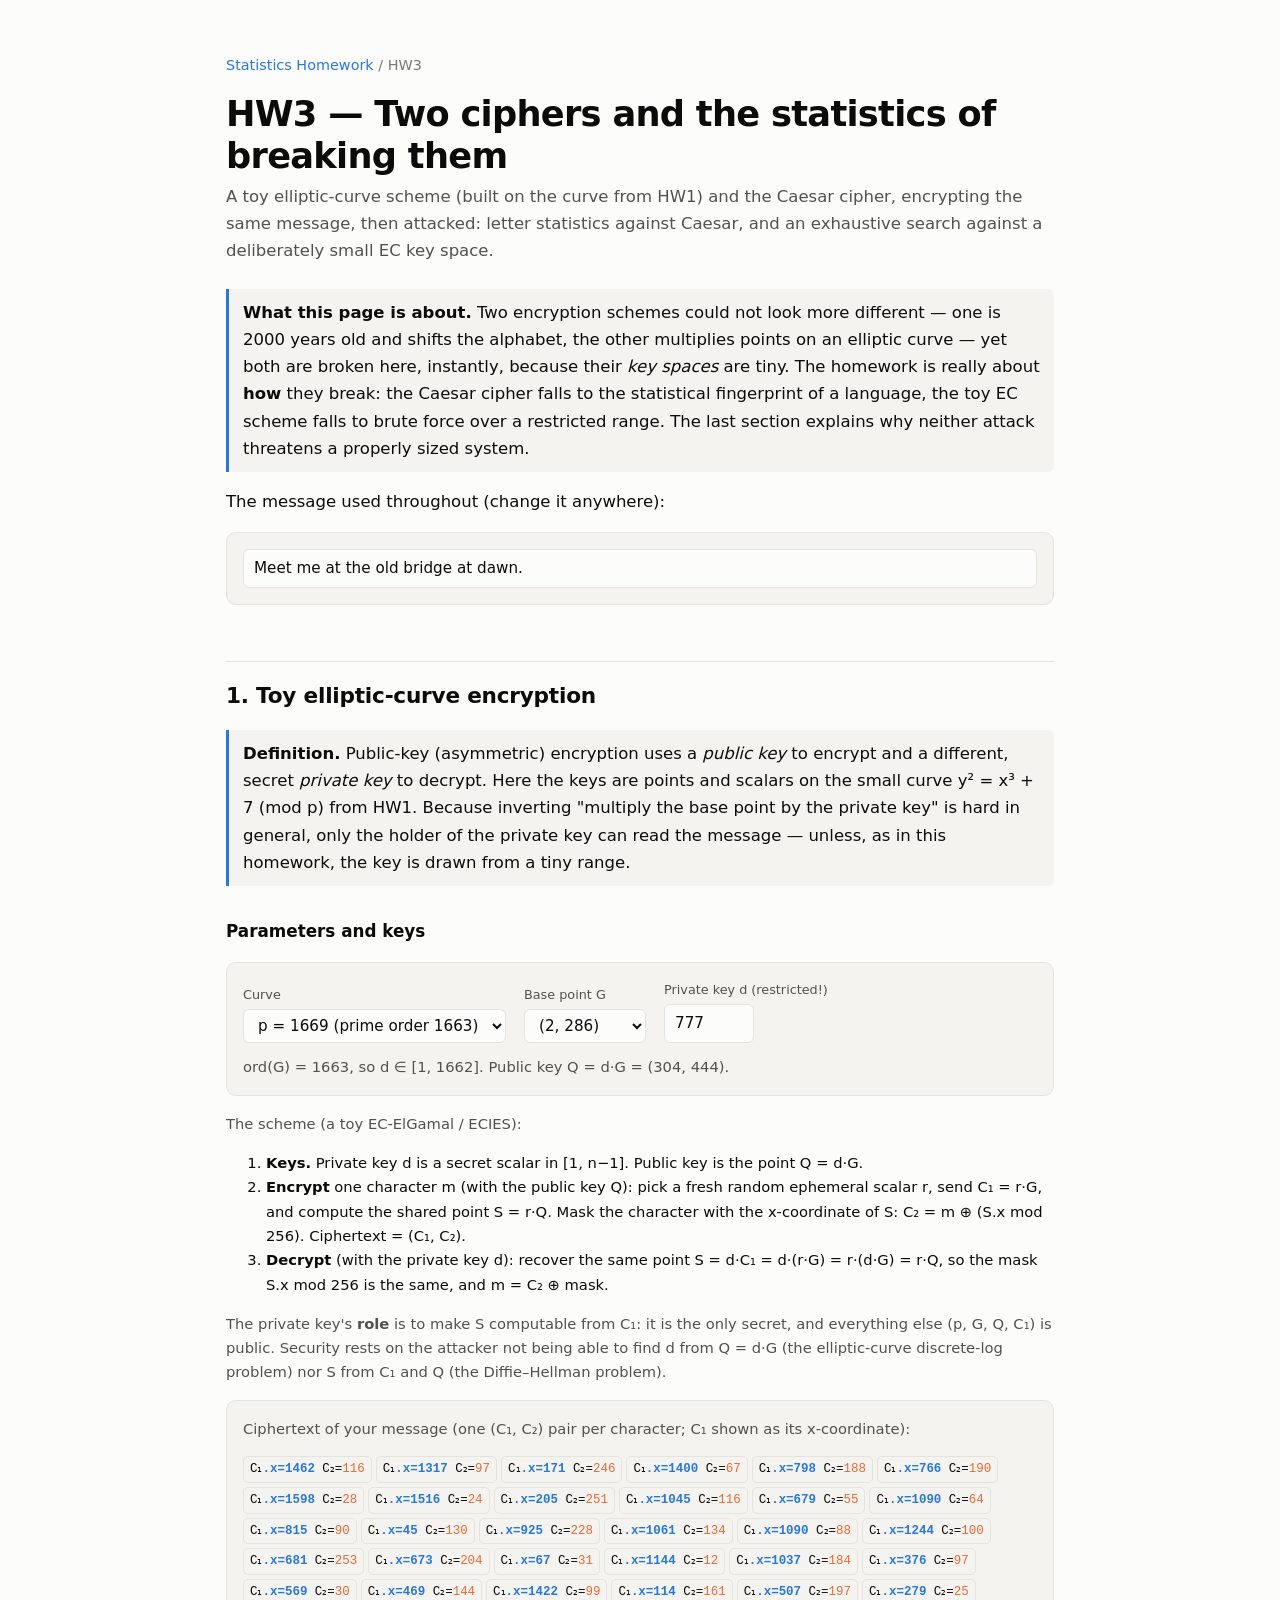
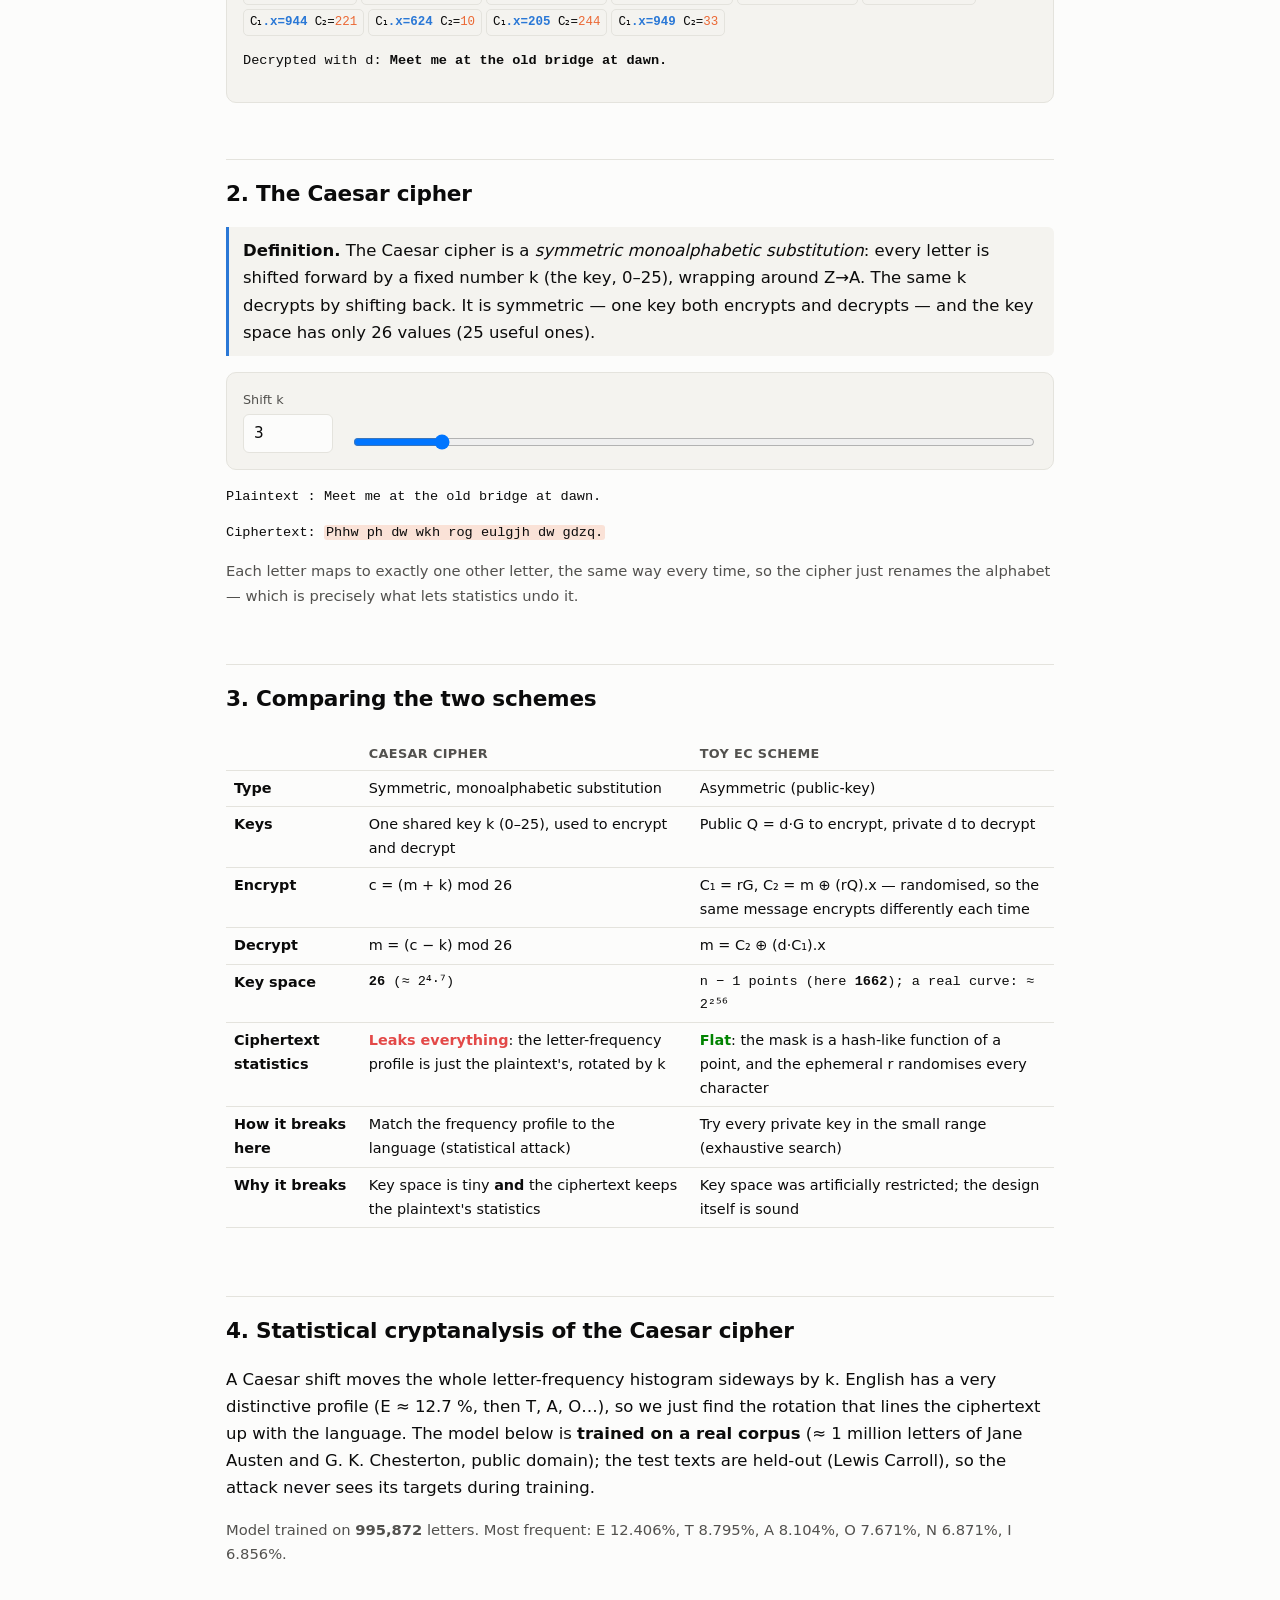
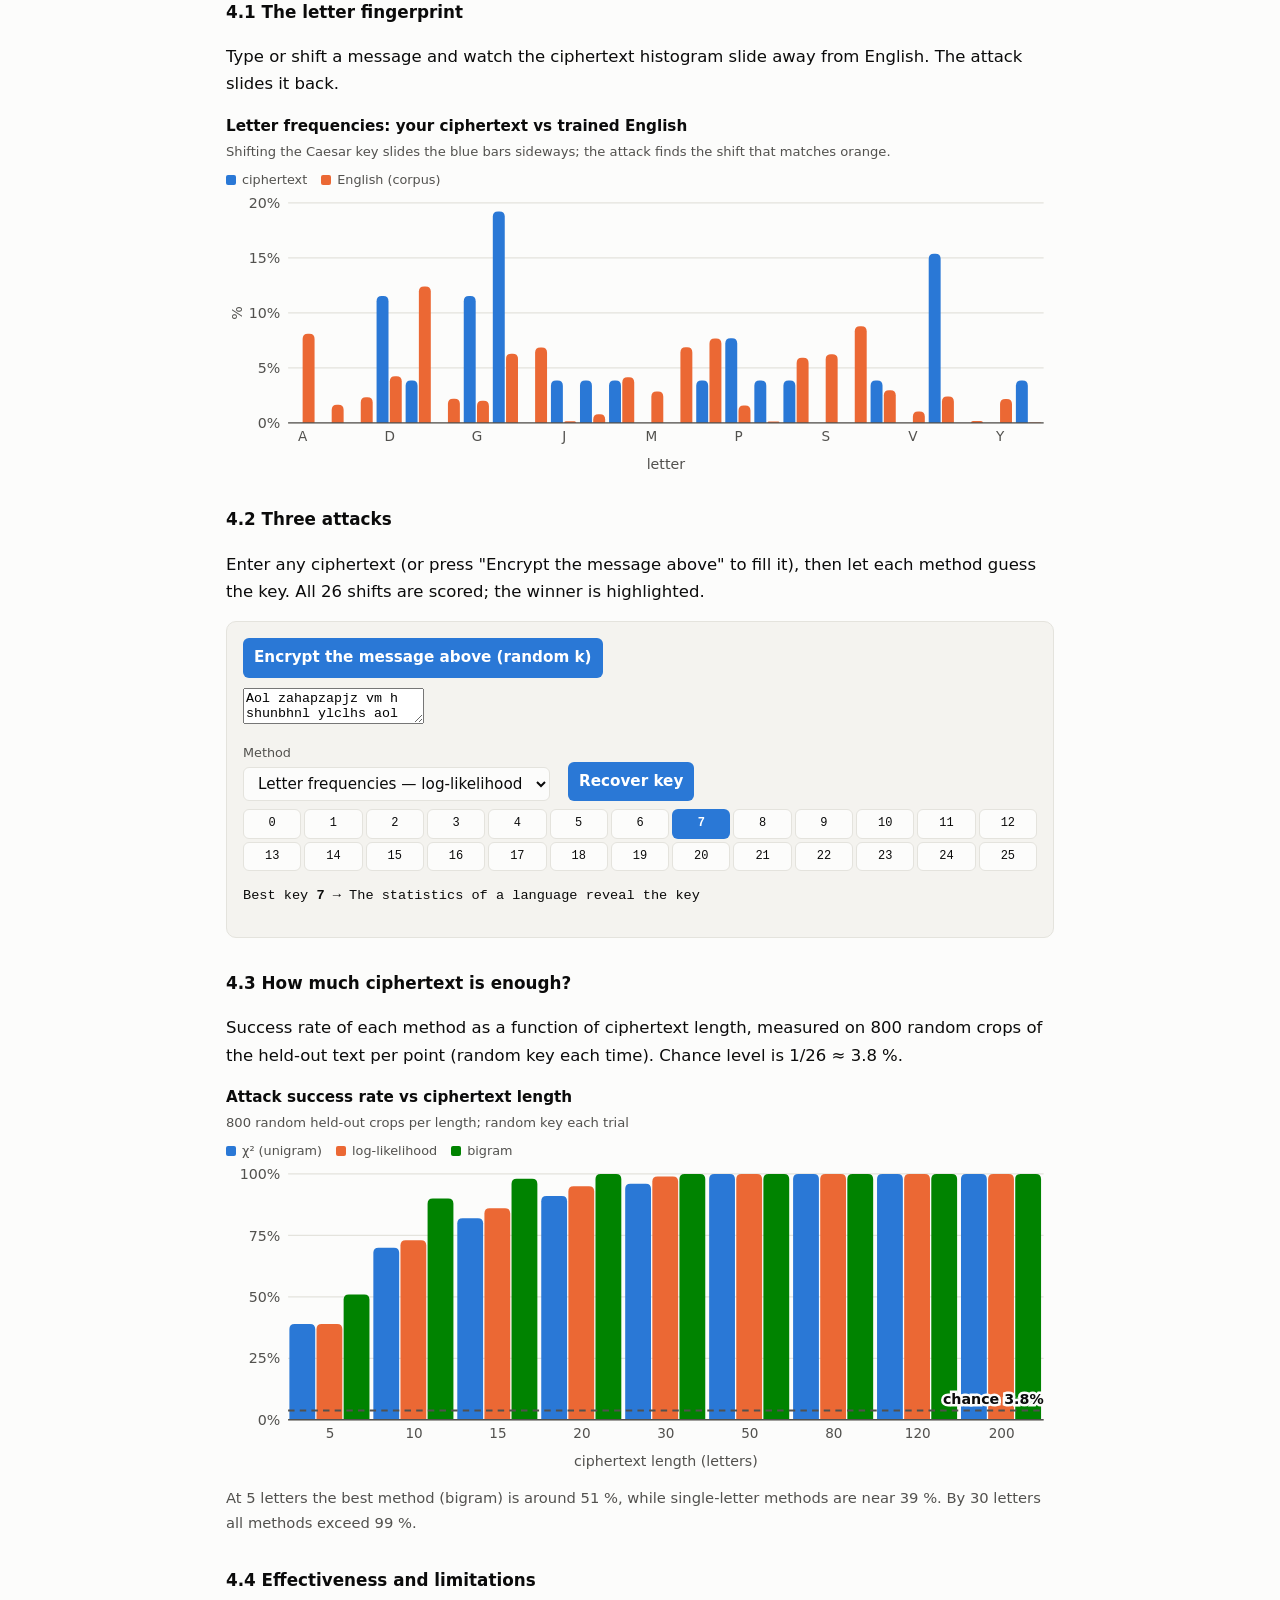
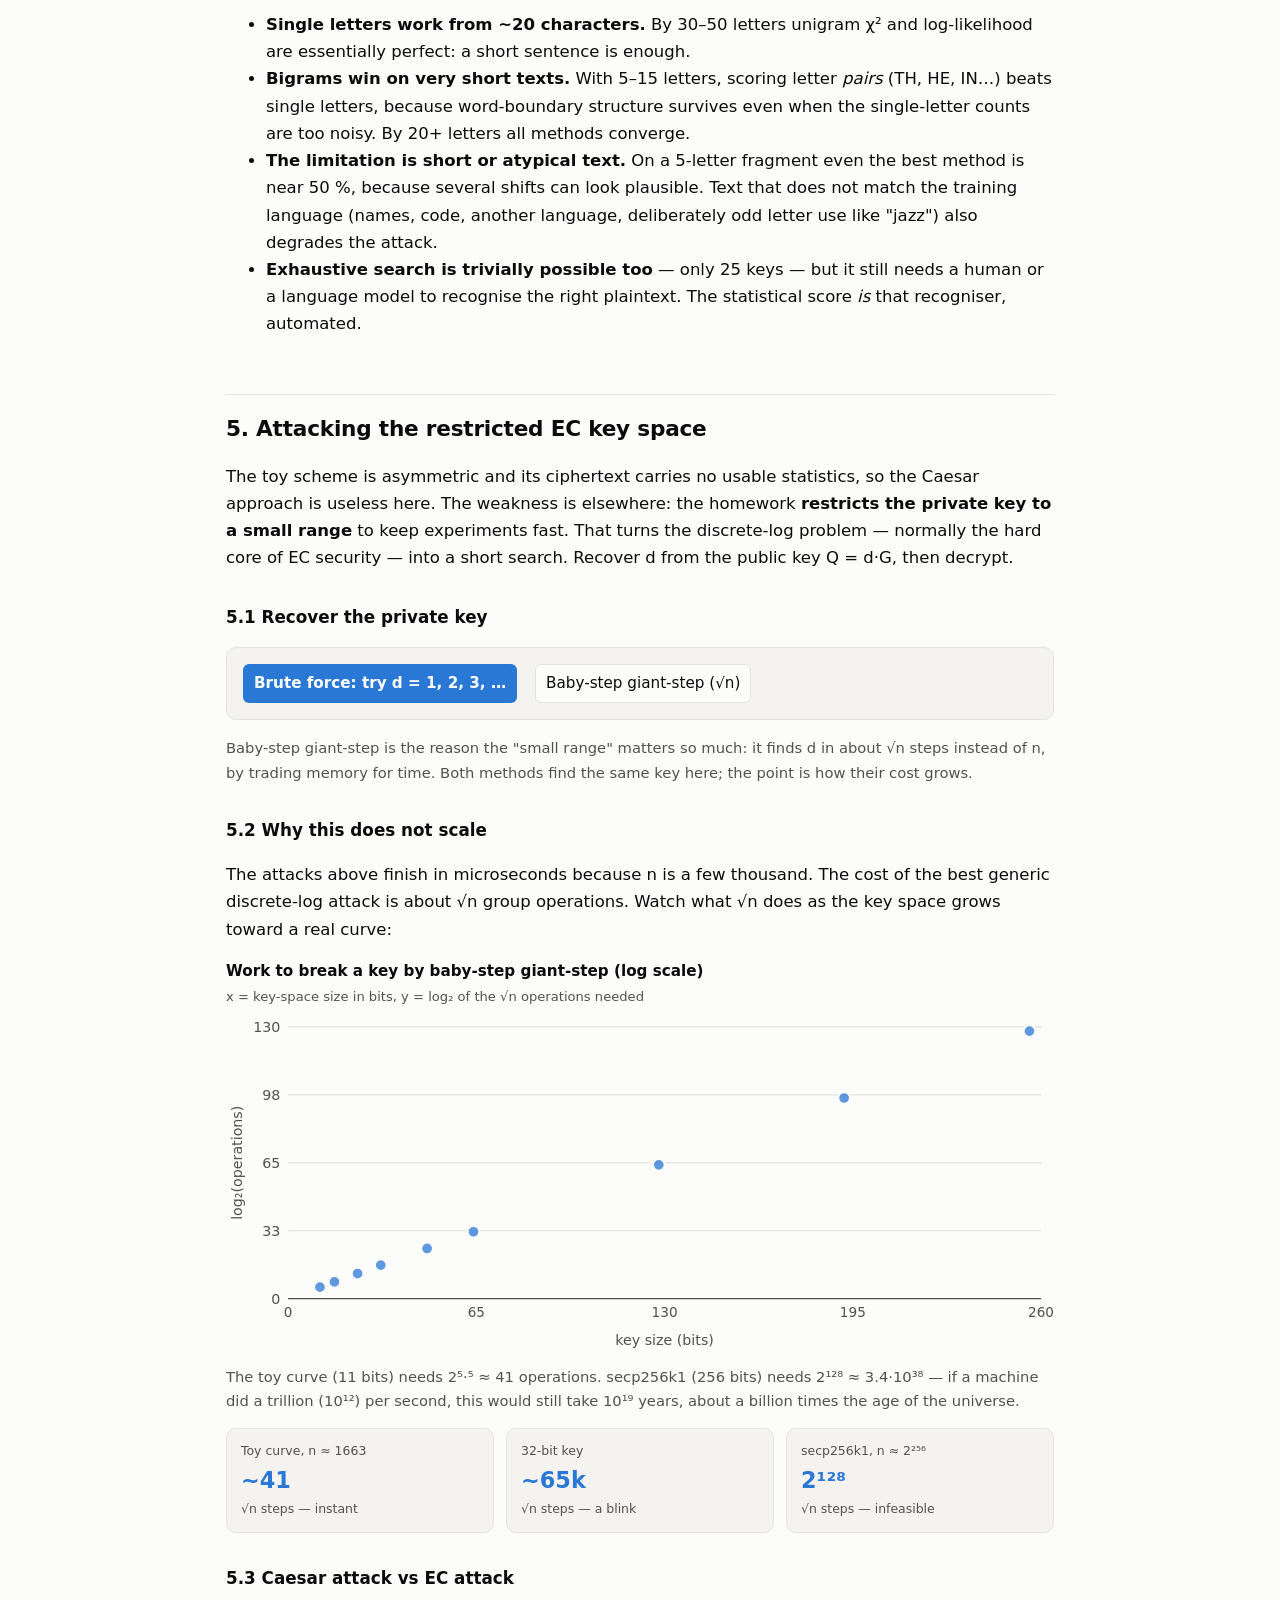
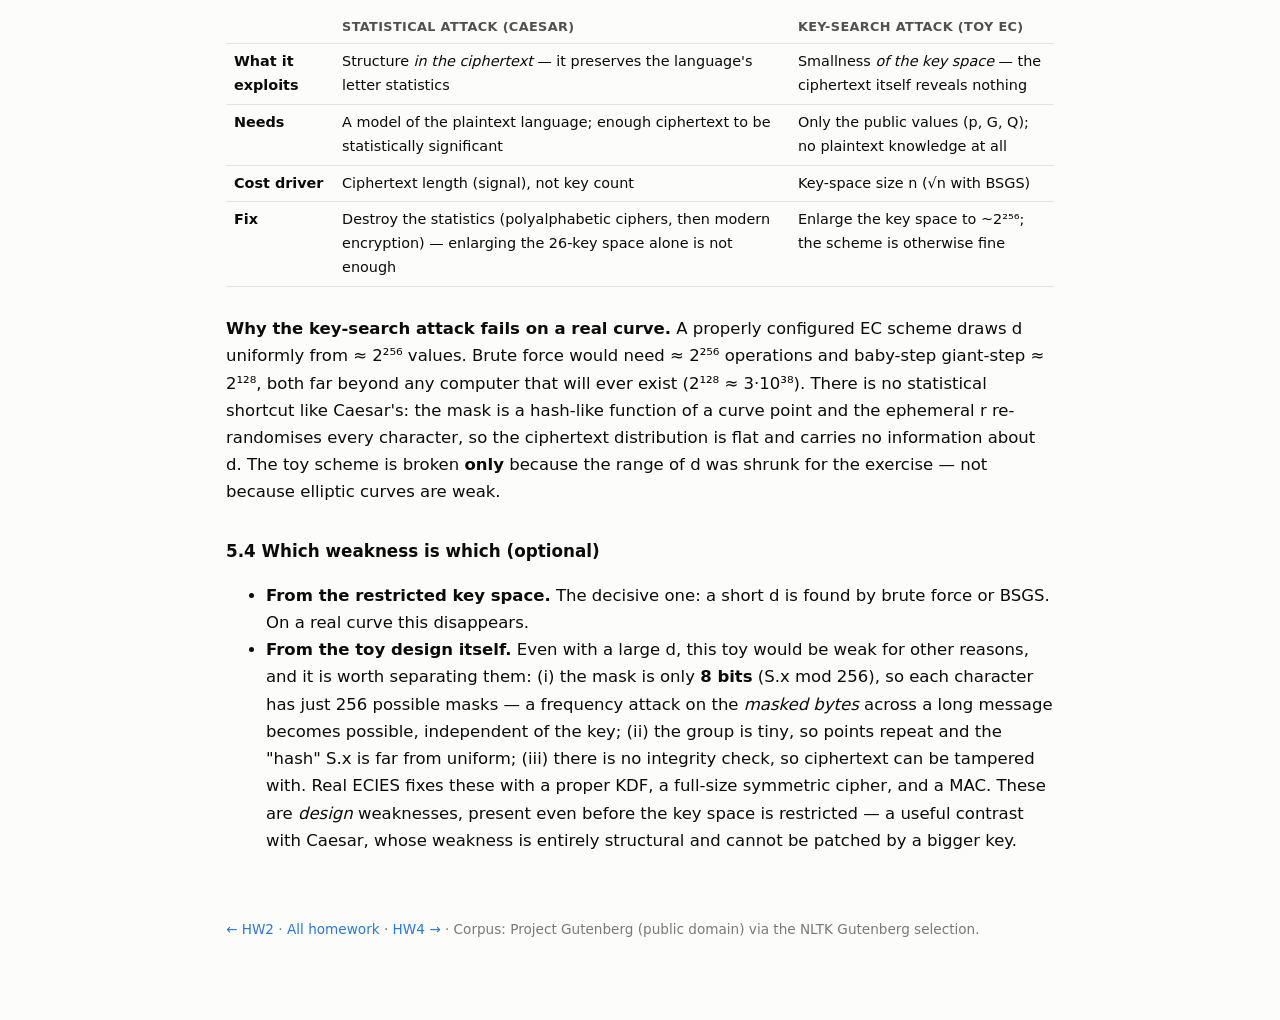
<file: hw3/index.html>
<!doctype html>
<html lang="en">
<head>
<meta charset="utf-8">
<meta name="viewport" content="width=device-width, initial-scale=1">
<title>HW3 · Two ciphers and their attacks</title>
<link rel="stylesheet" href="../assets/style.css">
<style>
  .io { font-family: ui-monospace, Menlo, Consolas, monospace; font-size: .85rem; word-break: break-all; }
  .ct-row { display:flex; flex-wrap:wrap; gap:4px; margin:8px 0; }
  .cell { border:1px solid var(--line); border-radius:5px; padding:2px 6px; font-family:ui-monospace,Menlo,monospace; font-size:.78rem; background:var(--panel); }
  .cell b { color:var(--s1); } .cell i { color:var(--s2); font-style:normal; }
  .key-dot { display:inline-block; width:9px; height:9px; border-radius:50%; background:var(--s2); margin-right:5px; vertical-align:1px; }
  .steps { max-height:220px; overflow:auto; border:1px solid var(--line); border-radius:8px; font-size:.8rem; }
  .steps div { padding:3px 10px; border-bottom:1px solid var(--line); font-family:ui-monospace,Menlo,monospace; }
  .steps div:last-child { border-bottom:none; }
  .steps .hit { background:var(--s1-soft); font-weight:600; }
  mark { background:var(--s2-soft); color:inherit; padding:0 2px; border-radius:3px; }
  .keybar { display:grid; grid-template-columns:repeat(13,1fr); gap:3px; margin:8px 0; }
  @media(max-width:560px){ .keybar{ grid-template-columns:repeat(7,1fr); } }
  .keybar button { padding:4px 0; font-size:.75rem; font-family:ui-monospace,monospace; }
  .keybar button.best { background:var(--s1); color:#fff; border-color:transparent; font-weight:700; }
  .big-num { font-size:1.4rem; font-weight:700; font-variant-numeric:tabular-nums; }
  .tiles { display:grid; grid-template-columns:repeat(auto-fit,minmax(150px,1fr)); gap:12px; margin:12px 0; }
  .tile { border:1px solid var(--line); border-radius:10px; padding:12px 14px; background:var(--panel); }
  .tile .lbl { font-size:.78rem; color:var(--fg2); } .tile .big-num { color:var(--s1); }
</style>
</head>
<body>
<main>
<p class="crumb"><a href="../">Statistics Homework</a> / HW3</p>
<h1>HW3 — Two ciphers and the statistics of breaking them</h1>
<p class="sub">A toy elliptic-curve scheme (built on the curve from HW1) and the Caesar cipher, encrypting the same message, then attacked: letter statistics against Caesar, and an exhaustive search against a deliberately small EC key space.</p>

<div class="def"><b>What this page is about.</b> Two encryption schemes could not look more different — one is 2000 years old and shifts the alphabet, the other multiplies points on an elliptic curve — yet both are broken here, instantly, because their <i>key spaces</i> are tiny. The homework is really about <b>how</b> they break: the Caesar cipher falls to the statistical fingerprint of a language, the toy EC scheme falls to brute force over a restricted range. The last section explains why neither attack threatens a properly sized system.</div>

<p>The message used throughout (change it anywhere):</p>
<div class="panel"><input id="msg" value="Meet me at the old bridge at dawn." style="width:100%"></div>

<h2>1. Toy elliptic-curve encryption</h2>
<div class="def"><b>Definition.</b> Public-key (asymmetric) encryption uses a <i>public key</i> to encrypt and a different, secret <i>private key</i> to decrypt. Here the keys are points and scalars on the small curve y² = x³ + 7 (mod p) from HW1. Because inverting "multiply the base point by the private key" is hard in general, only the holder of the private key can read the message — unless, as in this homework, the key is drawn from a tiny range.</div>

<h3>Parameters and keys</h3>
<div class="panel controls">
  <label>Curve
    <select id="ecp"><option value="1669">p = 1669 (prime order 1663)</option><option value="2503">p = 2503 (prime order 2557)</option><option value="97">p = 97 (order 79)</option></select>
  </label>
  <label>Base point G <select id="ecg"></select></label>
  <label>Private key d (restricted!) <input id="ecd" type="number" min="1" value="777"></label>
  <span id="ecinfo" class="note"></span>
</div>
<p class="note">The scheme (a toy EC-ElGamal / ECIES):</p>
<ol class="note" style="margin-top:4px">
  <li><b>Keys.</b> Private key d is a secret scalar in [1, n−1]. Public key is the point Q = d·G.</li>
  <li><b>Encrypt</b> one character m (with the public key Q): pick a fresh random ephemeral scalar r, send C₁ = r·G, and compute the shared point S = r·Q. Mask the character with the x-coordinate of S: C₂ = m ⊕ (S.x mod 256). Ciphertext = (C₁, C₂).</li>
  <li><b>Decrypt</b> (with the private key d): recover the same point S = d·C₁ = d·(r·G) = r·(d·G) = r·Q, so the mask S.x mod 256 is the same, and m = C₂ ⊕ mask.</li>
</ol>
<p class="note">The private key's <b>role</b> is to make S computable from C₁: it is the only secret, and everything else (p, G, Q, C₁) is public. Security rests on the attacker not being able to find d from Q = d·G (the elliptic-curve discrete-log problem) nor S from C₁ and Q (the Diffie–Hellman problem).</p>
<div class="panel">
  <p class="note" style="margin-top:0">Ciphertext of your message (one (C₁, C₂) pair per character; C₁ shown as its x-coordinate):</p>
  <div id="ec-ct" class="ct-row"></div>
  <p class="io">Decrypted with d: <b id="ec-dec"></b></p>
</div>

<h2>2. The Caesar cipher</h2>
<div class="def"><b>Definition.</b> The Caesar cipher is a <i>symmetric monoalphabetic substitution</i>: every letter is shifted forward by a fixed number k (the key, 0–25), wrapping around Z→A. The same k decrypts by shifting back. It is symmetric — one key both encrypts and decrypts — and the key space has only 26 values (25 useful ones).</div>
<div class="panel controls">
  <label>Shift k <input id="ck" type="number" min="0" max="25" value="3"></label>
  <input id="ckrange" type="range" min="0" max="25" value="3" style="flex:1;min-width:140px">
</div>
<p class="io">Plaintext&nbsp;: <span id="c-pt"></span></p>
<p class="io">Ciphertext: <mark id="c-ct"></mark></p>
<p class="note">Each letter maps to exactly one other letter, the same way every time, so the cipher just renames the alphabet — which is precisely what lets statistics undo it.</p>

<h2>3. Comparing the two schemes</h2>
<div style="overflow-x:auto">
<table>
  <thead><tr><th></th><th>Caesar cipher</th><th>Toy EC scheme</th></tr></thead>
  <tbody>
    <tr><td><b>Type</b></td><td>Symmetric, monoalphabetic substitution</td><td>Asymmetric (public-key)</td></tr>
    <tr><td><b>Keys</b></td><td>One shared key k (0–25), used to encrypt and decrypt</td><td>Public Q = d·G to encrypt, private d to decrypt</td></tr>
    <tr><td><b>Encrypt</b></td><td>c = (m + k) mod 26</td><td>C₁ = rG, C₂ = m ⊕ (rQ).x — randomised, so the same message encrypts differently each time</td></tr>
    <tr><td><b>Decrypt</b></td><td>m = (c − k) mod 26</td><td>m = C₂ ⊕ (d·C₁).x</td></tr>
    <tr><td><b>Key space</b></td><td class="big"><b>26</b> (≈ 2⁴·⁷)</td><td class="big">n − 1 points (here <b id="cmp-n">1662</b>); a real curve: ≈ 2²⁵⁶</td></tr>
    <tr><td><b>Ciphertext statistics</b></td><td><span class="no">Leaks everything</span>: the letter-frequency profile is just the plaintext's, rotated by k</td><td><span class="yes">Flat</span>: the mask is a hash-like function of a point, and the ephemeral r randomises every character</td></tr>
    <tr><td><b>How it breaks here</b></td><td>Match the frequency profile to the language (statistical attack)</td><td>Try every private key in the small range (exhaustive search)</td></tr>
    <tr><td><b>Why it breaks</b></td><td>Key space is tiny <b>and</b> the ciphertext keeps the plaintext's statistics</td><td>Key space was artificially restricted; the design itself is sound</td></tr>
  </tbody>
</table>
</div>

<h2>4. Statistical cryptanalysis of the Caesar cipher</h2>
<p>A Caesar shift moves the whole letter-frequency histogram sideways by k. English has a very distinctive profile (E ≈ 12.7 %, then T, A, O…), so we just find the rotation that lines the ciphertext up with the language. The model below is <b>trained on a real corpus</b> (≈ 1 million letters of Jane Austen and G. K. Chesterton, public domain); the test texts are held-out (Lewis Carroll), so the attack never sees its targets during training.</p>
<p id="model-status" class="note">Loading the trained corpus model…</p>

<h3>4.1 The letter fingerprint</h3>
<p>Type or shift a message and watch the ciphertext histogram slide away from English. The attack slides it back.</p>
<div id="freqchart"></div>

<h3>4.2 Three attacks</h3>
<p>Enter any ciphertext (or press "Encrypt the message above" to fill it), then let each method guess the key. All 26 shifts are scored; the winner is highlighted.</p>
<div class="panel">
  <div class="controls">
    <button id="fill">Encrypt the message above (random k)</button>
    <span id="truek" class="note"></span>
  </div>
  <textarea id="attack-in" rows="2" style="margin-top:10px">Aol zahapzapjz vm h shunbhnl ylclhs aol rlf</textarea>
  <div class="controls" style="margin-top:10px">
    <label>Method
      <select id="method">
        <option value="brute">Exhaustive search (show all 26)</option>
        <option value="chi">Letter frequencies — χ²</option>
        <option value="ll" selected>Letter frequencies — log-likelihood</option>
        <option value="bigram">Bigram log-likelihood</option>
      </select>
    </label>
    <button id="run">Recover key</button>
  </div>
  <div class="keybar" id="keybar"></div>
  <p class="io">Best key <b id="best-k"></b> → <span id="best-dec"></span></p>
  <div id="brute-list" class="steps" style="display:none"></div>
</div>

<h3>4.3 How much ciphertext is enough?</h3>
<p>Success rate of each method as a function of ciphertext length, measured on 800 random crops of the held-out text per point (random key each time). Chance level is 1/26 ≈ 3.8 %.</p>
<div id="lenchart"></div>
<p id="lentext" class="note"></p>

<h3>4.4 Effectiveness and limitations</h3>
<ul>
  <li><b>Single letters work from ~20 characters.</b> By 30–50 letters unigram χ² and log-likelihood are essentially perfect: a short sentence is enough.</li>
  <li><b>Bigrams win on very short texts.</b> With 5–15 letters, scoring letter <i>pairs</i> (TH, HE, IN…) beats single letters, because word-boundary structure survives even when the single-letter counts are too noisy. By 20+ letters all methods converge.</li>
  <li><b>The limitation is short or atypical text.</b> On a 5-letter fragment even the best method is near 50 %, because several shifts can look plausible. Text that does not match the training language (names, code, another language, deliberately odd letter use like "jazz") also degrades the attack.</li>
  <li><b>Exhaustive search is trivially possible too</b> — only 25 keys — but it still needs a human or a language model to recognise the right plaintext. The statistical score <i>is</i> that recogniser, automated.</li>
</ul>

<h2>5. Attacking the restricted EC key space</h2>
<p>The toy scheme is asymmetric and its ciphertext carries no usable statistics, so the Caesar approach is useless here. The weakness is elsewhere: the homework <b>restricts the private key to a small range</b> to keep experiments fast. That turns the discrete-log problem — normally the hard core of EC security — into a short search. Recover d from the public key Q = d·G, then decrypt.</p>

<h3>5.1 Recover the private key</h3>
<div class="panel">
  <div class="controls">
    <button id="atk-brute">Brute force: try d = 1, 2, 3, …</button>
    <button id="atk-bsgs" class="ghost">Baby-step giant-step (√n)</button>
    <span id="atk-info" class="note"></span>
  </div>
  <div class="tiles" id="atk-tiles" style="display:none">
    <div class="tile"><div class="lbl">Recovered private key d</div><div class="big-num" id="t-d"></div></div>
    <div class="tile"><div class="lbl">Group operations used</div><div class="big-num" id="t-steps"></div></div>
    <div class="tile"><div class="lbl">Matches real d?</div><div class="big-num" id="t-match"></div></div>
  </div>
  <p class="io" id="atk-dec" style="display:none">Message decrypted with the recovered key: <b id="t-msg"></b></p>
</div>
<p class="note">Baby-step giant-step is the reason the "small range" matters so much: it finds d in about √n steps instead of n, by trading memory for time. Both methods find the same key here; the point is how their cost grows.</p>

<h3>5.2 Why this does not scale</h3>
<p>The attacks above finish in microseconds because n is a few thousand. The cost of the best generic discrete-log attack is about √n group operations. Watch what √n does as the key space grows toward a real curve:</p>
<div id="scalechart"></div>
<p id="scaletext" class="note"></p>
<div class="tiles">
  <div class="tile"><div class="lbl">Toy curve, n ≈ 1663</div><div class="big-num">~41</div><div class="lbl">√n steps — instant</div></div>
  <div class="tile"><div class="lbl">32-bit key</div><div class="big-num">~65k</div><div class="lbl">√n steps — a blink</div></div>
  <div class="tile"><div class="lbl">secp256k1, n ≈ 2²⁵⁶</div><div class="big-num">2¹²⁸</div><div class="lbl">√n steps — infeasible</div></div>
</div>

<h3>5.3 Caesar attack vs EC attack</h3>
<div style="overflow-x:auto">
<table>
  <thead><tr><th></th><th>Statistical attack (Caesar)</th><th>Key-search attack (toy EC)</th></tr></thead>
  <tbody>
    <tr><td><b>What it exploits</b></td><td>Structure <i>in the ciphertext</i> — it preserves the language's letter statistics</td><td>Smallness <i>of the key space</i> — the ciphertext itself reveals nothing</td></tr>
    <tr><td><b>Needs</b></td><td>A model of the plaintext language; enough ciphertext to be statistically significant</td><td>Only the public values (p, G, Q); no plaintext knowledge at all</td></tr>
    <tr><td><b>Cost driver</b></td><td>Ciphertext length (signal), not key count</td><td>Key-space size n (√n with BSGS)</td></tr>
    <tr><td><b>Fix</b></td><td>Destroy the statistics (polyalphabetic ciphers, then modern encryption) — enlarging the 26-key space alone is not enough</td><td>Enlarge the key space to ~2²⁵⁶; the scheme is otherwise fine</td></tr>
  </tbody>
</table>
</div>
<p><b>Why the key-search attack fails on a real curve.</b> A properly configured EC scheme draws d uniformly from ≈ 2²⁵⁶ values. Brute force would need ≈ 2²⁵⁶ operations and baby-step giant-step ≈ 2¹²⁸, both far beyond any computer that will ever exist (2¹²⁸ ≈ 3·10³⁸). There is no statistical shortcut like Caesar's: the mask is a hash-like function of a curve point and the ephemeral r re-randomises every character, so the ciphertext distribution is flat and carries no information about d. The toy scheme is broken <b>only</b> because the range of d was shrunk for the exercise — not because elliptic curves are weak.</p>

<h3>5.4 Which weakness is which (optional)</h3>
<ul>
  <li><b>From the restricted key space.</b> The decisive one: a short d is found by brute force or BSGS. On a real curve this disappears.</li>
  <li><b>From the toy design itself.</b> Even with a large d, this toy would be weak for other reasons, and it is worth separating them: (i) the mask is only <b>8 bits</b> (S.x mod 256), so each character has just 256 possible masks — a frequency attack on the <i>masked bytes</i> across a long message becomes possible, independent of the key; (ii) the group is tiny, so points repeat and the "hash" S.x is far from uniform; (iii) there is no integrity check, so ciphertext can be tampered with. Real ECIES fixes these with a proper KDF, a full-size symmetric cipher, and a MAC. These are <i>design</i> weaknesses, present even before the key space is restricted — a useful contrast with Caesar, whose weakness is entirely structural and cannot be patched by a bigger key.</li>
</ul>

<footer><a href="../hw2/">← HW2</a> · <a href="../">All homework</a> · <a href="../hw4/">HW4 →</a> · Corpus: Project Gutenberg (public domain) via the NLTK Gutenberg selection.</footer>
</main>

<script src="../assets/charts.js"></script>
<script src="./toycrypto.js"></script>
<script>
const $ = (s) => document.querySelector(s);
const { Toy, Caesar } = window.TC;
const css = (v) => getComputedStyle(document.documentElement).getPropertyValue(v).trim();
let MODEL = null, SUCCESS = null;

// ---------- Part 1: toy EC ----------
let EC = {};
function fillG(p) {
  const sel = $("#ecg"), pts = Toy.points(BigInt(p));
  // generators: points of large order. For prime-order curves every point qualifies.
  const gens = pts.filter((P) => Toy.order(P, BigInt(p)) > Math.min(50, pts.length / 2)).slice(0, 40);
  sel.innerHTML = gens.map((P) => `<option value="${P[0]},${P[1]}">(${P[0]}, ${P[1]})</option>`).join("");
}
function ecUpdate() {
  const p = BigInt($("#ecp").value), G = $("#ecg").value.split(",").map(BigInt);
  const n = Toy.order(G, p);
  let d = Math.max(1, Math.min(n - 1, Math.floor(+$("#ecd").value || 1)));
  $("#ecd").value = d;
  const Q = Toy.mul(d, G, p);
  EC = { p, G, n, d, Q };
  $("#ecinfo").innerHTML = `ord(G) = ${n}, so d ∈ [1, ${n - 1}]. Public key Q = d·G = ${Toy.fmt(Q)}.`;
  $("#cmp-n").textContent = n - 1;
  const msg = $("#msg").value;
  const cts = Toy.encryptText(msg, p, G, Q, n);
  EC.cts = cts;
  $("#ec-ct").innerHTML = cts.slice(0, 40).map((c, i) =>
    `<span class="cell" title="char '${msg[i]}'">C₁<b>.x=${c.C1 ? c.C1[0] : "O"}</b> C₂=<i>${c.C2}</i></span>`).join("") + (cts.length > 40 ? ` <span class="note">… ${cts.length} chars</span>` : "");
  $("#ec-dec").textContent = Toy.decryptText(cts, d, p);
}
$("#ecp").onchange = () => { fillG($("#ecp").value); ecUpdate(); };
["#ecg", "#ecd", "#msg"].forEach((s) => $(s).addEventListener("input", () => { ecUpdate(); caesarUpdate(); }));

// ---------- Part 2: Caesar ----------
function caesarUpdate() {
  const k = Math.max(0, Math.min(25, +$("#ck").value || 0));
  const m = $("#msg").value;
  $("#c-pt").textContent = m;
  $("#c-ct").textContent = Caesar.caesar(m, k);
}
$("#ck").addEventListener("input", () => { $("#ckrange").value = $("#ck").value; caesarUpdate(); });
$("#ckrange").addEventListener("input", () => { $("#ck").value = $("#ckrange").value; caesarUpdate(); });

// ---------- Part 4: frequency chart ----------
function freqChart() {
  if (!MODEL) return;
  const ct = $("#c-ct").textContent;
  const c = Caesar.counts(ct), tot = c.reduce((a, b) => a + b, 0) || 1;
  const obs = c.map((v) => (100 * v) / tot);
  barChart($("#freqchart"), {
    title: "Letter frequencies: your ciphertext vs trained English",
    caption: "Shifting the Caesar key slides the blue bars sideways; the attack finds the shift that matches orange.",
    labels: [..."ABCDEFGHIJKLMNOPQRSTUVWXYZ"],
    series: [{ name: "ciphertext", values: obs, color: css("--s1") }, { name: "English (corpus)", values: MODEL.uniPct, color: css("--s2") }],
    yFmt: (v) => v.toFixed(0) + "%", height: 220, xLabel: "letter", yLabel: "%",
  });
}

// ---------- Part 4.2: attacks ----------
function renderKeybar(scores, best, higherBetter) {
  const bar = $("#keybar"); bar.innerHTML = "";
  for (let k = 0; k < 26; k++) {
    const b = document.createElement("button");
    b.className = "ghost" + (k === best ? " best" : "");
    b.textContent = k;
    b.title = "score " + scores[k].toFixed(1);
    b.onclick = () => { $("#best-k").textContent = k; $("#best-dec").textContent = Caesar.caesar($("#attack-in").value, -k); };
    bar.appendChild(b);
  }
}
function runAttack() {
  const ct = $("#attack-in").value, method = $("#method").value;
  $("#brute-list").style.display = "none";
  let r, higher = true;
  if (method === "chi") { r = Caesar.attackChi(ct, MODEL.uniPct); higher = false; }
  else if (method === "ll") r = Caesar.attackLL(ct, MODEL.loguni);
  else if (method === "bigram") r = Caesar.attackBigram(ct, MODEL.logbg);
  else { // brute: list all 26 decryptions, score by log-likelihood for ordering
    r = Caesar.attackLL(ct, MODEL.loguni);
    const rows = [];
    for (let k = 0; k < 26; k++) rows.push([k, Caesar.caesar(ct, -k), r.scores[k]]);
    const el = $("#brute-list"); el.style.display = "block";
    el.innerHTML = rows.map(([k, dec, sc]) => `<div class="${k === r.key ? "hit" : ""}">k=${String(k).padStart(2)} · ${dec.slice(0, 60)}</div>`).join("");
  }
  renderKeybar(r.scores, r.key, higher);
  $("#best-k").textContent = r.key;
  $("#best-dec").textContent = r.decrypt;
}
$("#run").onclick = runAttack;
$("#method").onchange = runAttack;
$("#fill").onclick = () => {
  const k = 1 + Math.floor(Math.random() * 25);
  $("#attack-in").value = Caesar.caesar($("#msg").value, k);
  $("#truek").innerHTML = `encrypted with k = <b>${k}</b> (see if the attack agrees)`;
  runAttack();
};

// ---------- Part 4.3: length chart ----------
function lenChart() {
  if (!SUCCESS) return;
  const L = SUCCESS.lengths;
  barChart($("#lenchart"), {
    title: "Attack success rate vs ciphertext length",
    caption: "800 random held-out crops per length; random key each trial",
    labels: L.map(String),
    series: [
      { name: "χ² (unigram)", values: SUCCESS.chi, color: css("--s1") },
      { name: "log-likelihood", values: SUCCESS.ll, color: css("--s2") },
      { name: "bigram", values: SUCCESS.bigram, color: css("--ok") },
    ],
    ref: 3.8, refLabel: "chance 3.8%", yMax: 100, yFmt: (v) => v + "%", xLabel: "ciphertext length (letters)", height: 240,
  });
  $("#lentext").innerHTML = `At 5 letters the best method (bigram) is around ${SUCCESS.bigram[0]} %, while single-letter methods are near ${SUCCESS.chi[0]} %. ` +
    `By ${L.find((l, i) => SUCCESS.ll[i] >= 99) || 50} letters all methods exceed 99 %.`;
}

// ---------- Part 5: EC attack ----------
function showAttack(res, label) {
  $("#atk-tiles").style.display = "grid";
  $("#atk-dec").style.display = "block";
  $("#t-d").textContent = res.d;
  $("#t-steps").textContent = res.steps.toLocaleString("en");
  const ok = res.d === EC.d;
  $("#t-match").innerHTML = ok ? '<span class="yes">✓ yes</span>' : '<span class="no">no</span>';
  $("#t-msg").textContent = Toy.decryptText(EC.cts, res.d, EC.p);
  $("#atk-info").innerHTML = `${label}: recovered d = ${res.d} in ${res.steps.toLocaleString("en")} group operations (key space size n−1 = ${EC.n - 1}).`;
}
$("#atk-brute").onclick = () => { const t = performance.now(); const r = Toy.attackBrute(EC.p, EC.G, EC.Q, EC.n); r.ms = performance.now() - t; showAttack(r, "Brute force"); };
$("#atk-bsgs").onclick = () => { const r = Toy.attackBSGS(EC.p, EC.G, EC.Q, EC.n); showAttack(r, "Baby-step giant-step"); };

function scaleChart() {
  const bits = [11, 16, 24, 32, 48, 64, 128, 192, 256];
  const sqrtSteps = bits.map((b) => b / 2); // log2(sqrt(2^b)) = b/2
  scatterChart($("#scalechart"), {
    title: "Work to break a key by baby-step giant-step (log scale)",
    caption: "x = key-space size in bits, y = log₂ of the √n operations needed",
    points: bits.map((b, i) => [b, sqrtSteps[i]]),
    xMax: 260, yMax: 130, xLabel: "key size (bits)", yLabel: "log₂(operations)",
    tip: (q) => `${q[0]}-bit key → 2^${q[1]} ≈ ${q[1] < 30 ? Math.round(2 ** q[1]).toLocaleString("en") : "10^" + Math.round(q[1] * 0.301)} ops`,
  });
  $("#scaletext").innerHTML = `The toy curve (11 bits) needs 2⁵·⁵ ≈ 41 operations. secp256k1 (256 bits) needs 2¹²⁸ ≈ 3.4·10³⁸ — if a machine did a trillion (10¹²) per second, this would still take 10¹⁹ years, about a billion times the age of the universe.`;
}

// ---------- bootstrap ----------
async function boot() {
  fillG(1669); ecUpdate(); caesarUpdate();
  try {
    MODEL = await (await fetch("./data/model.json")).json();
    SUCCESS = await (await fetch("./data/caesar-success.json")).json();
    $("#model-status").innerHTML = `Model trained on <b>${MODEL.letters.toLocaleString("en")}</b> letters. Most frequent: ` +
      MODEL.uniPct.map((v, i) => [String.fromCharCode(65 + i), v]).sort((a, b) => b[1] - a[1]).slice(0, 6).map((x) => `${x[0]} ${x[1]}%`).join(", ") + ".";
    freqChart(); runAttack(); lenChart();
  } catch (e) {
    $("#model-status").innerHTML = '<span class="no">Could not load the corpus model (data/model.json). The frequency attacks need it.</span>';
  }
  scaleChart();
  ["#ck", "#ckrange", "#msg"].forEach((s) => $(s).addEventListener("input", freqChart));
  window.matchMedia("(prefers-color-scheme: dark)").addEventListener("change", () => { freqChart(); lenChart(); scaleChart(); });
}
boot();
</script>
</body>
</html>
</file>
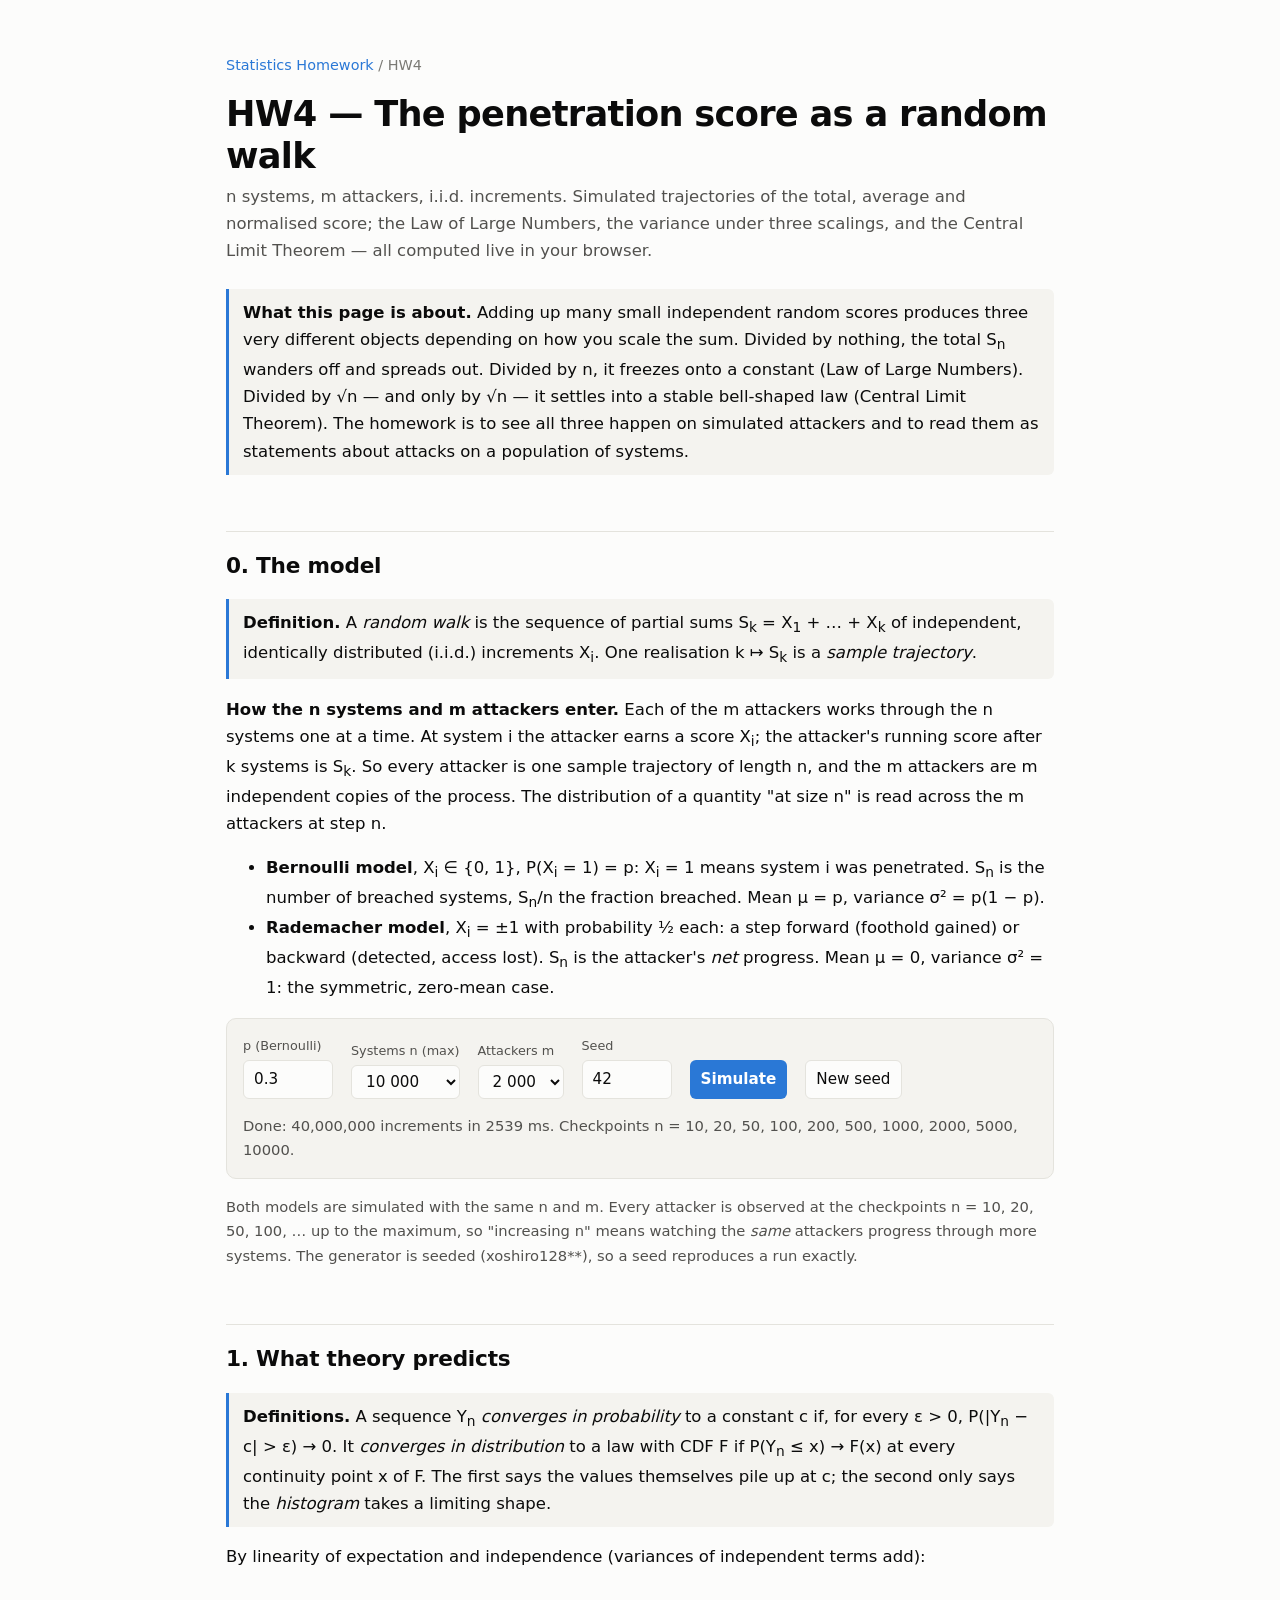
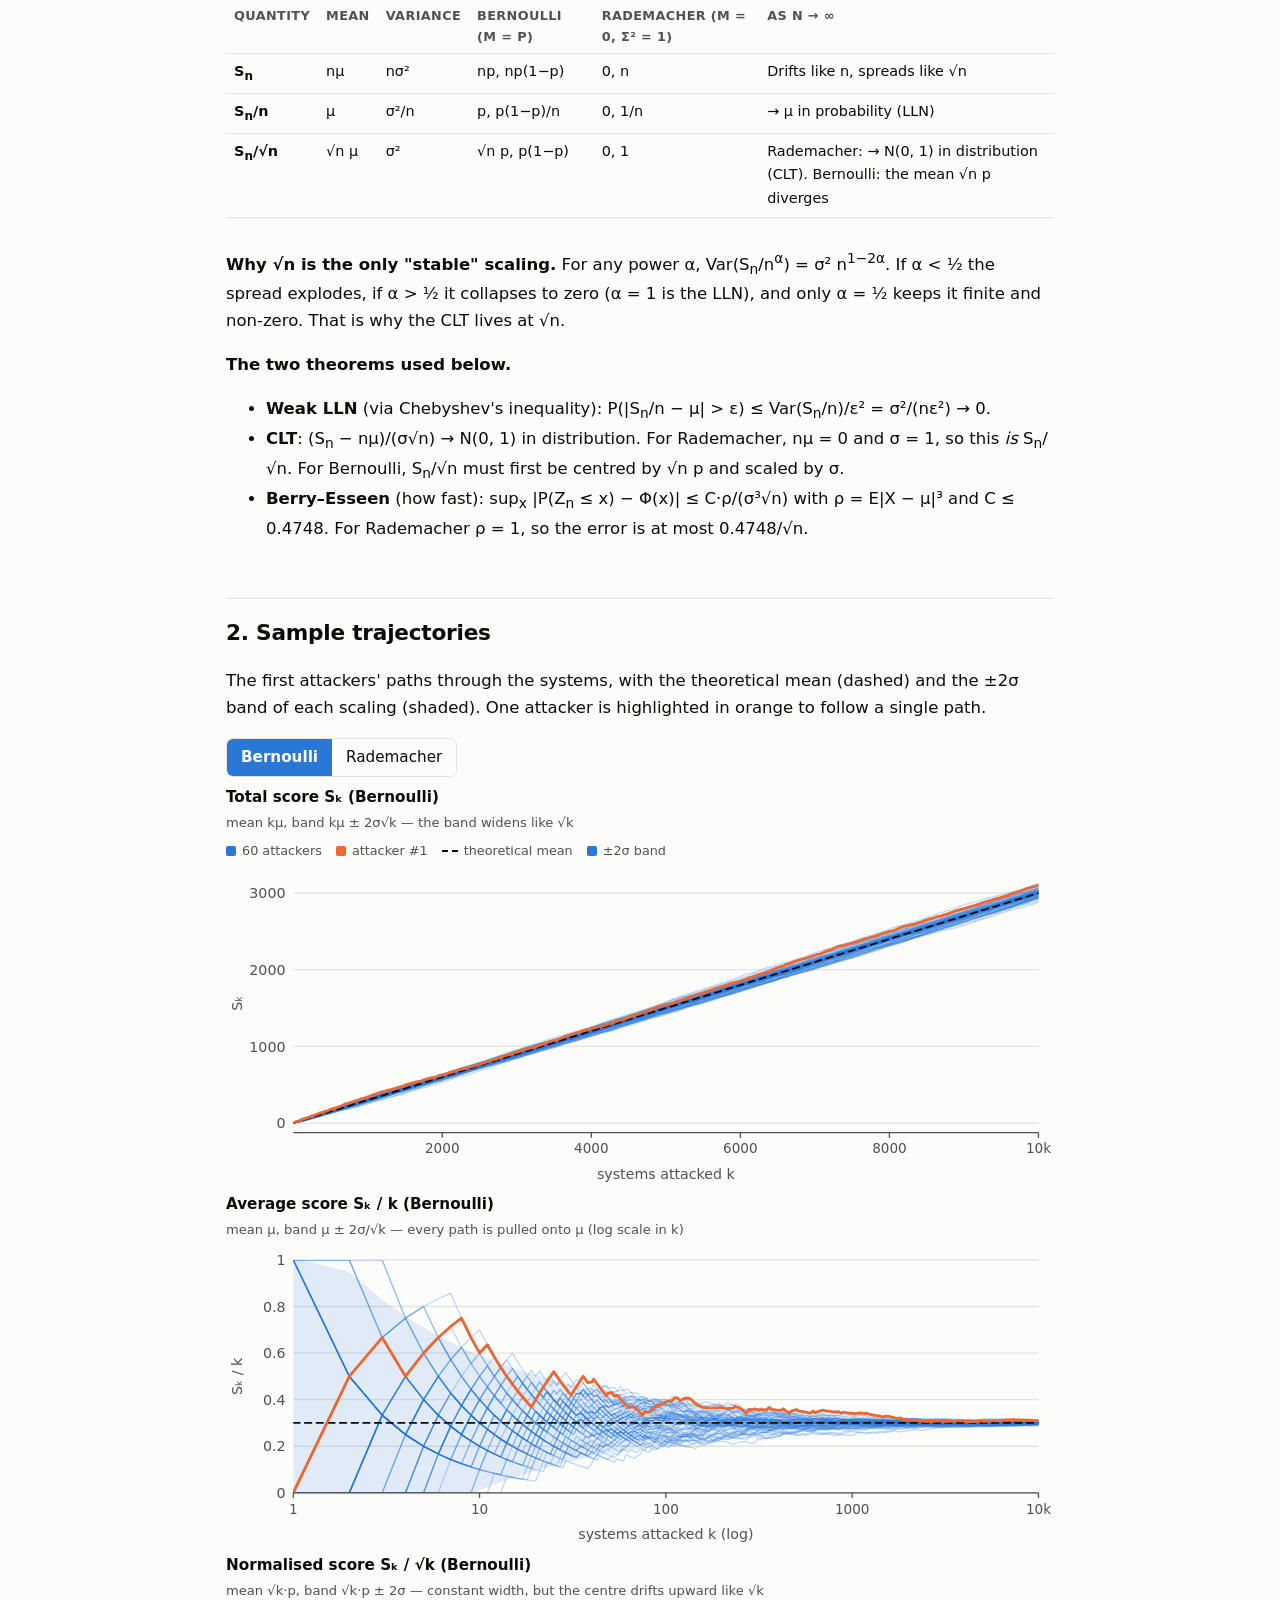
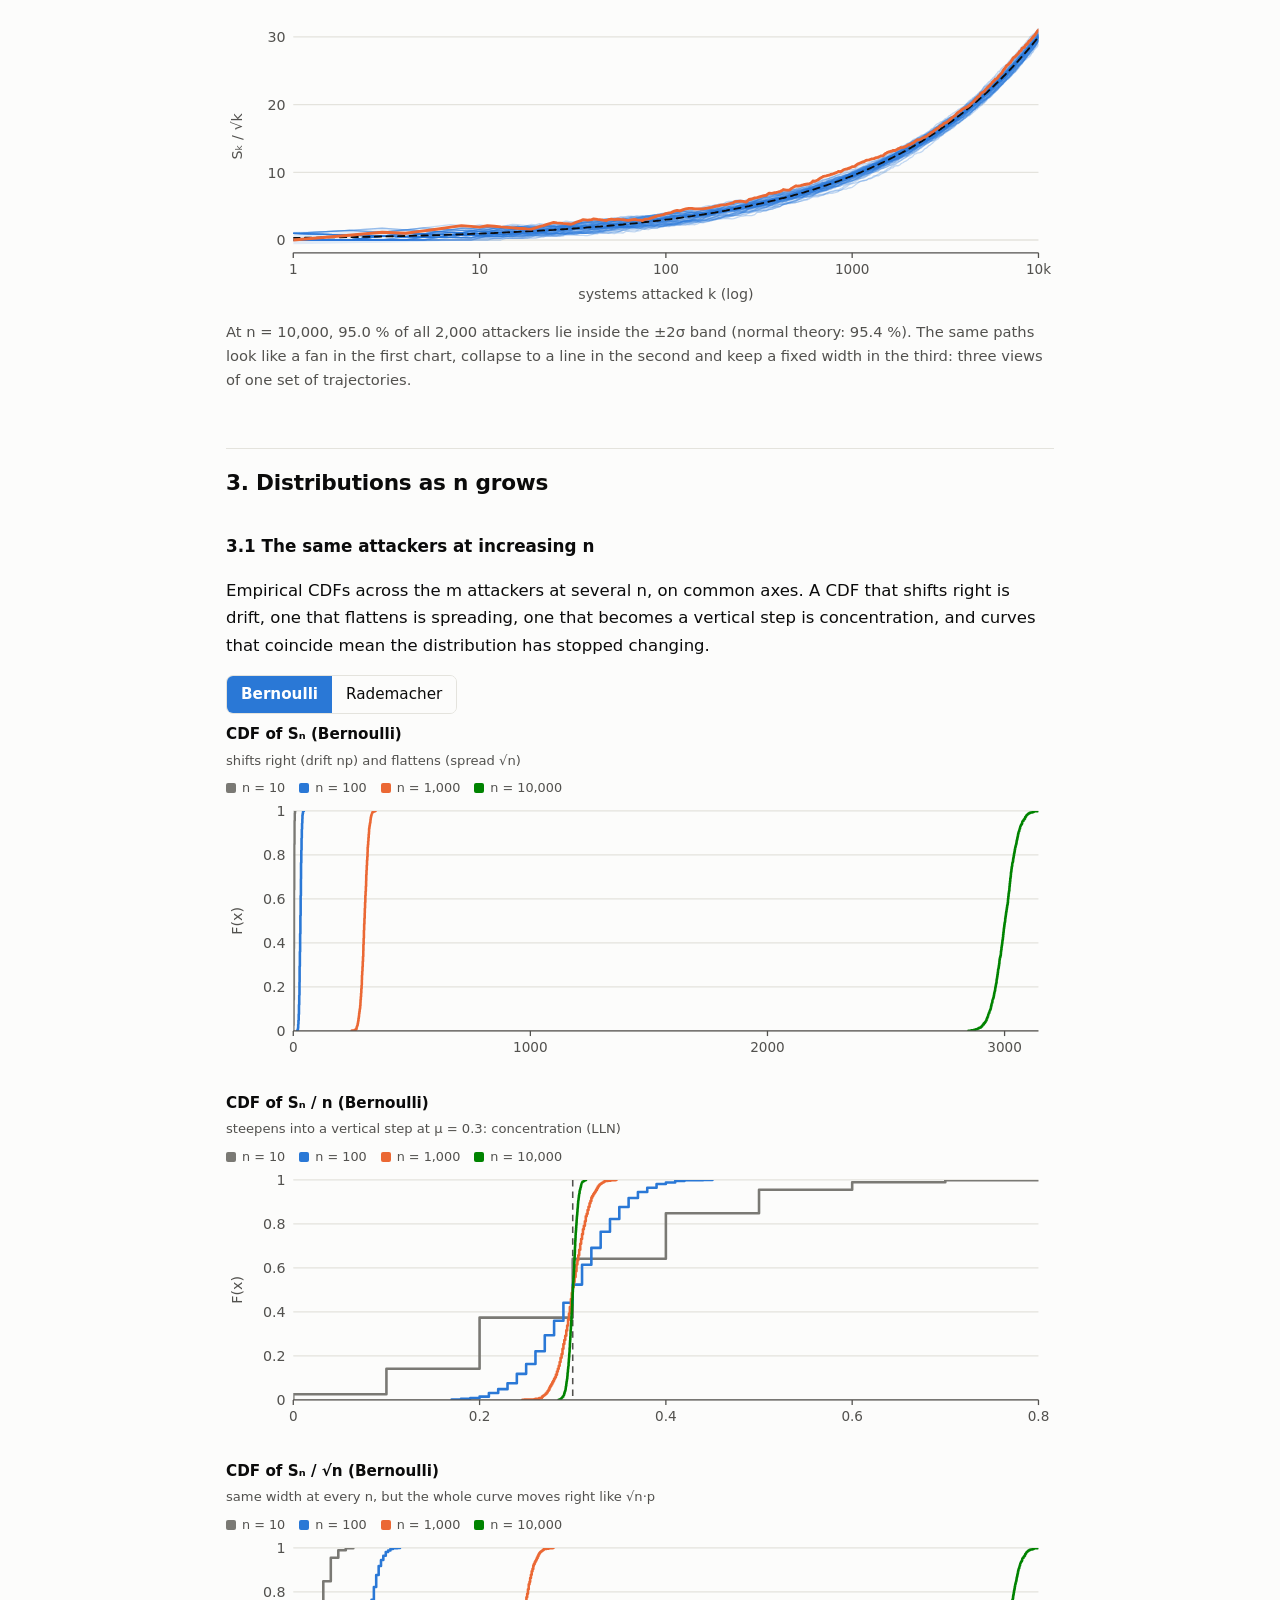
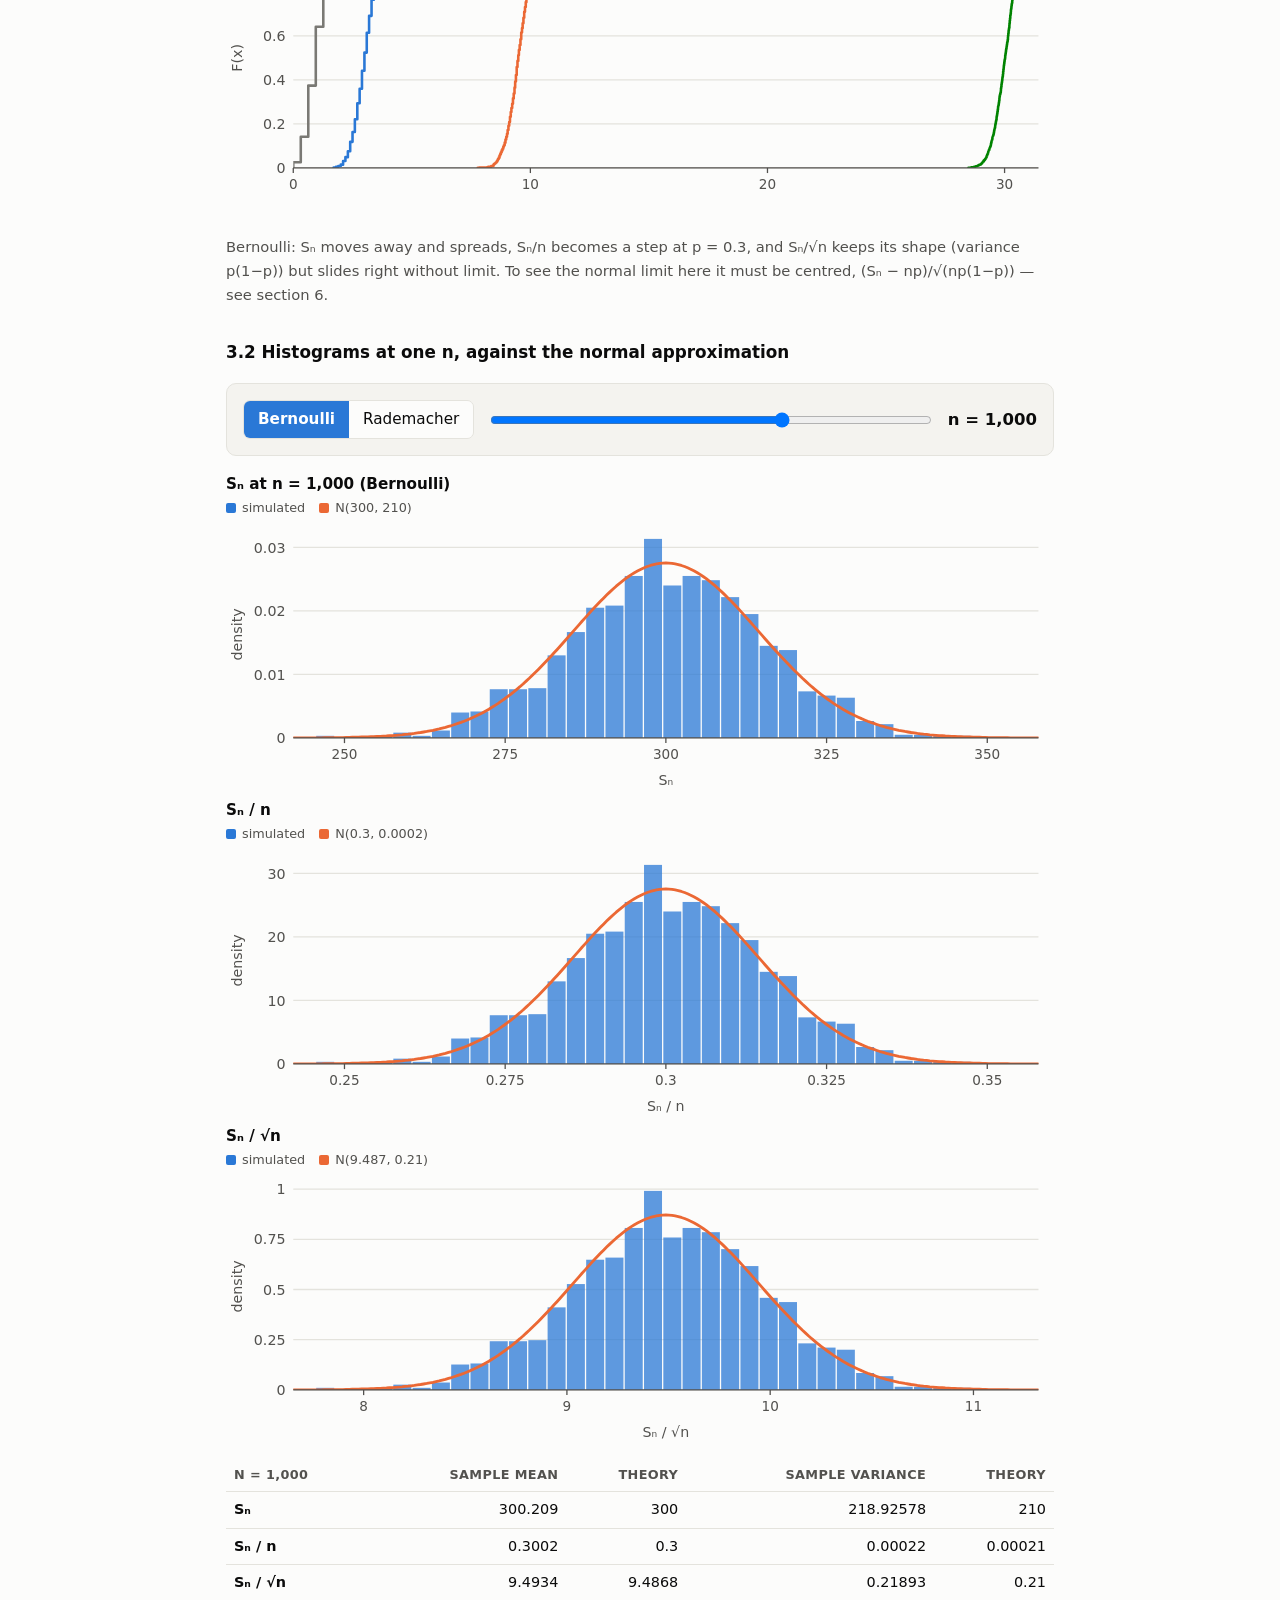
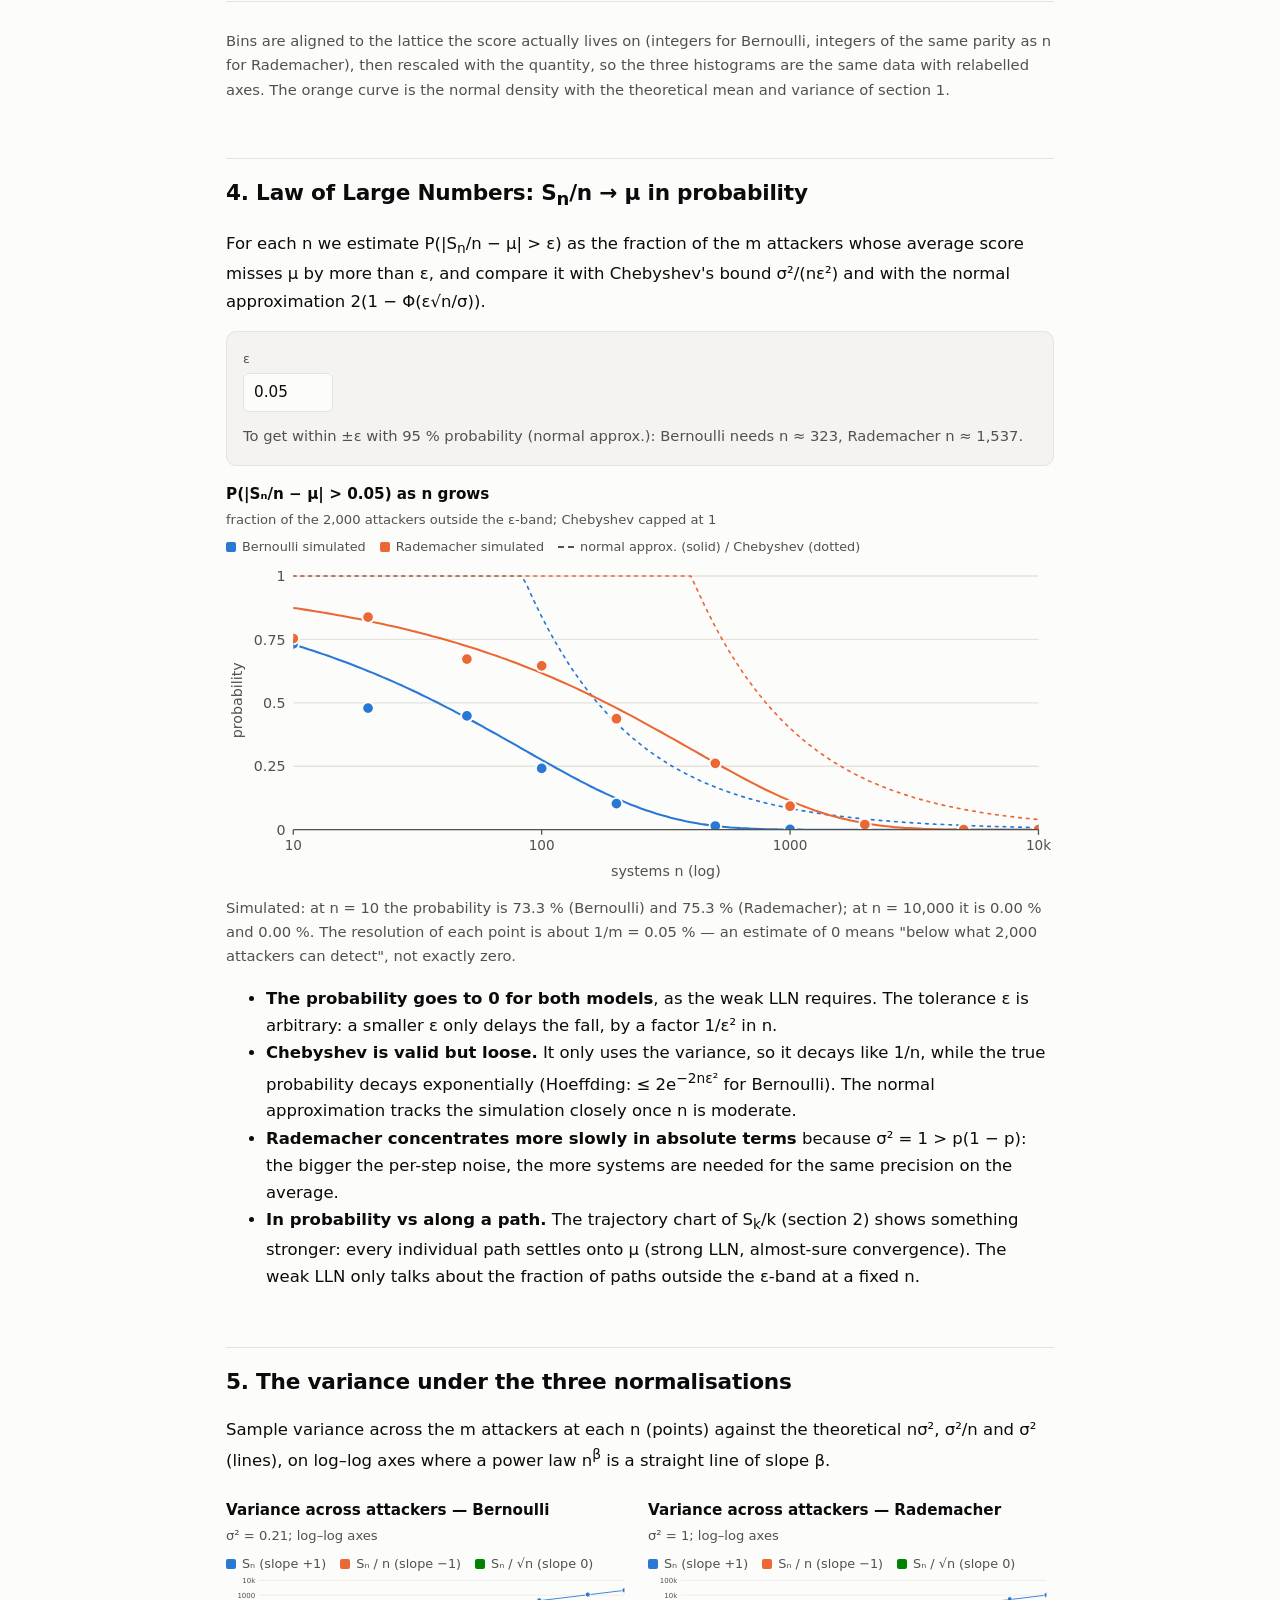
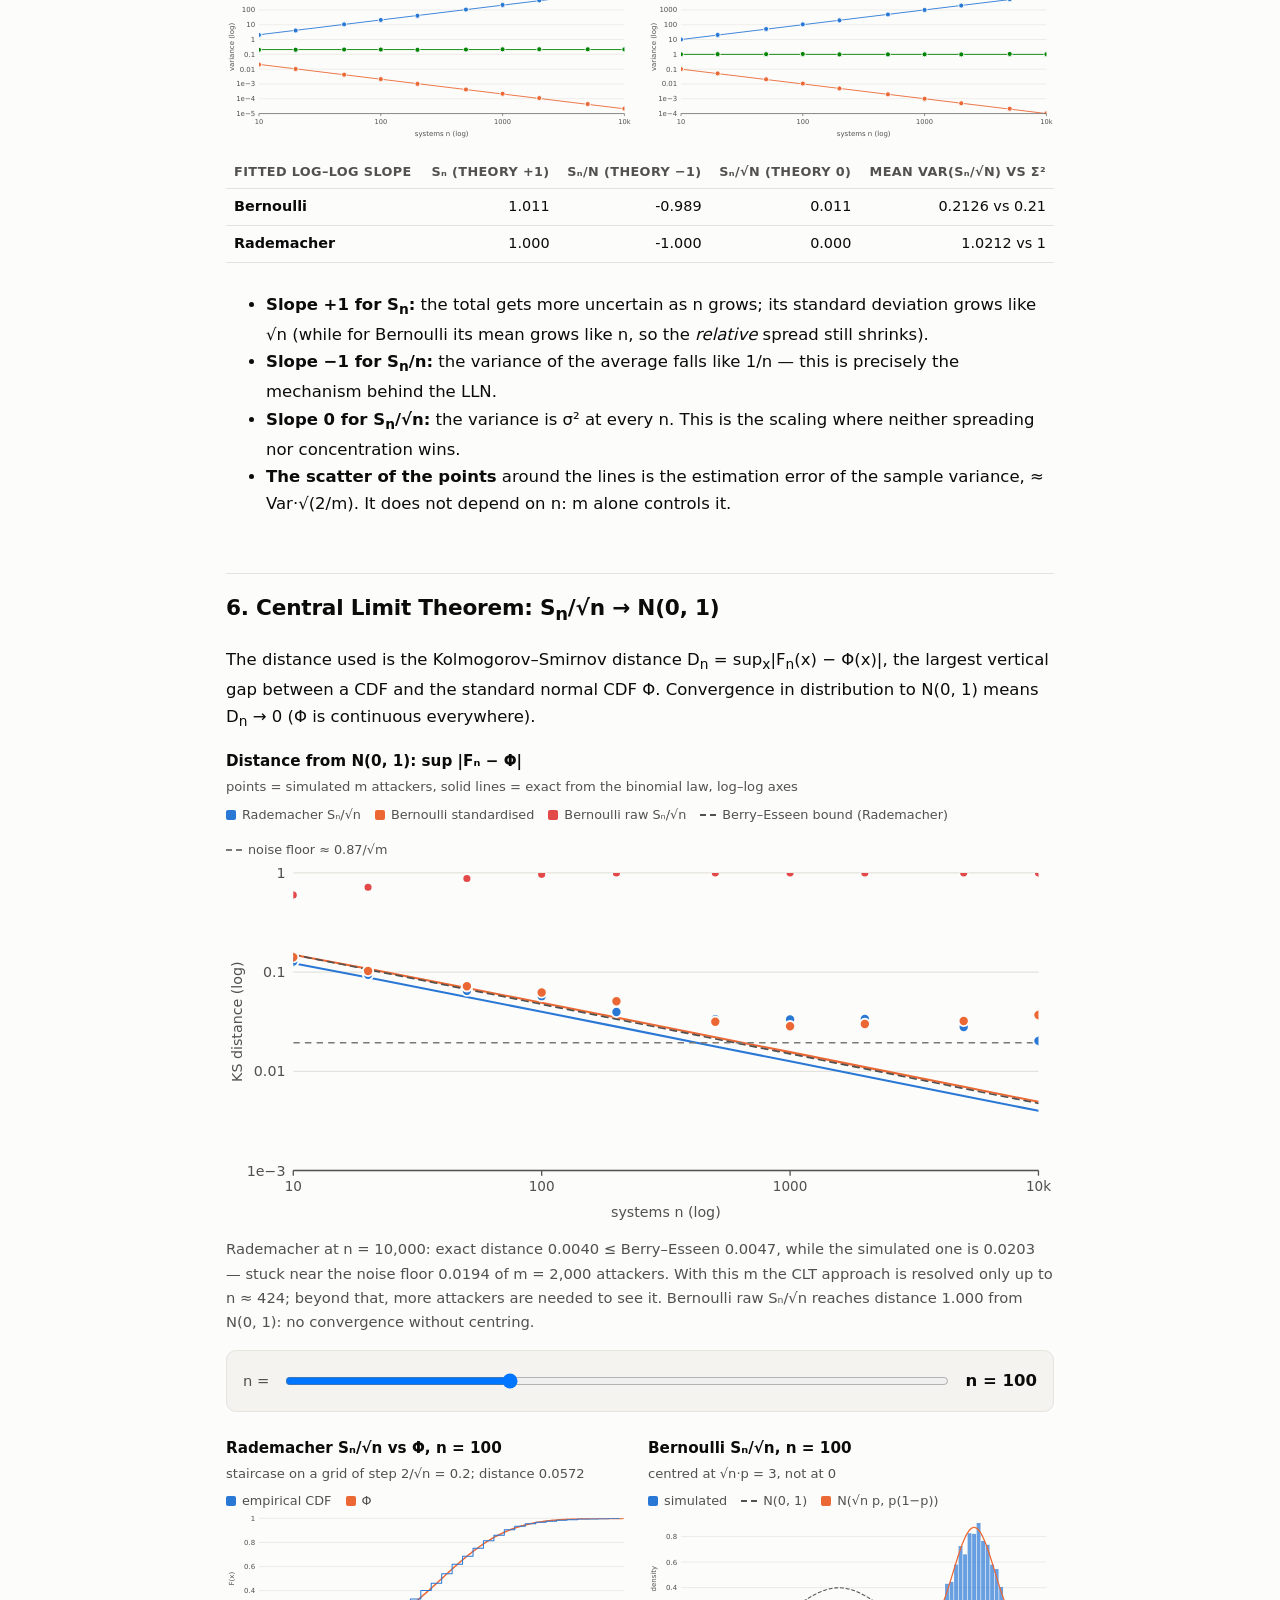
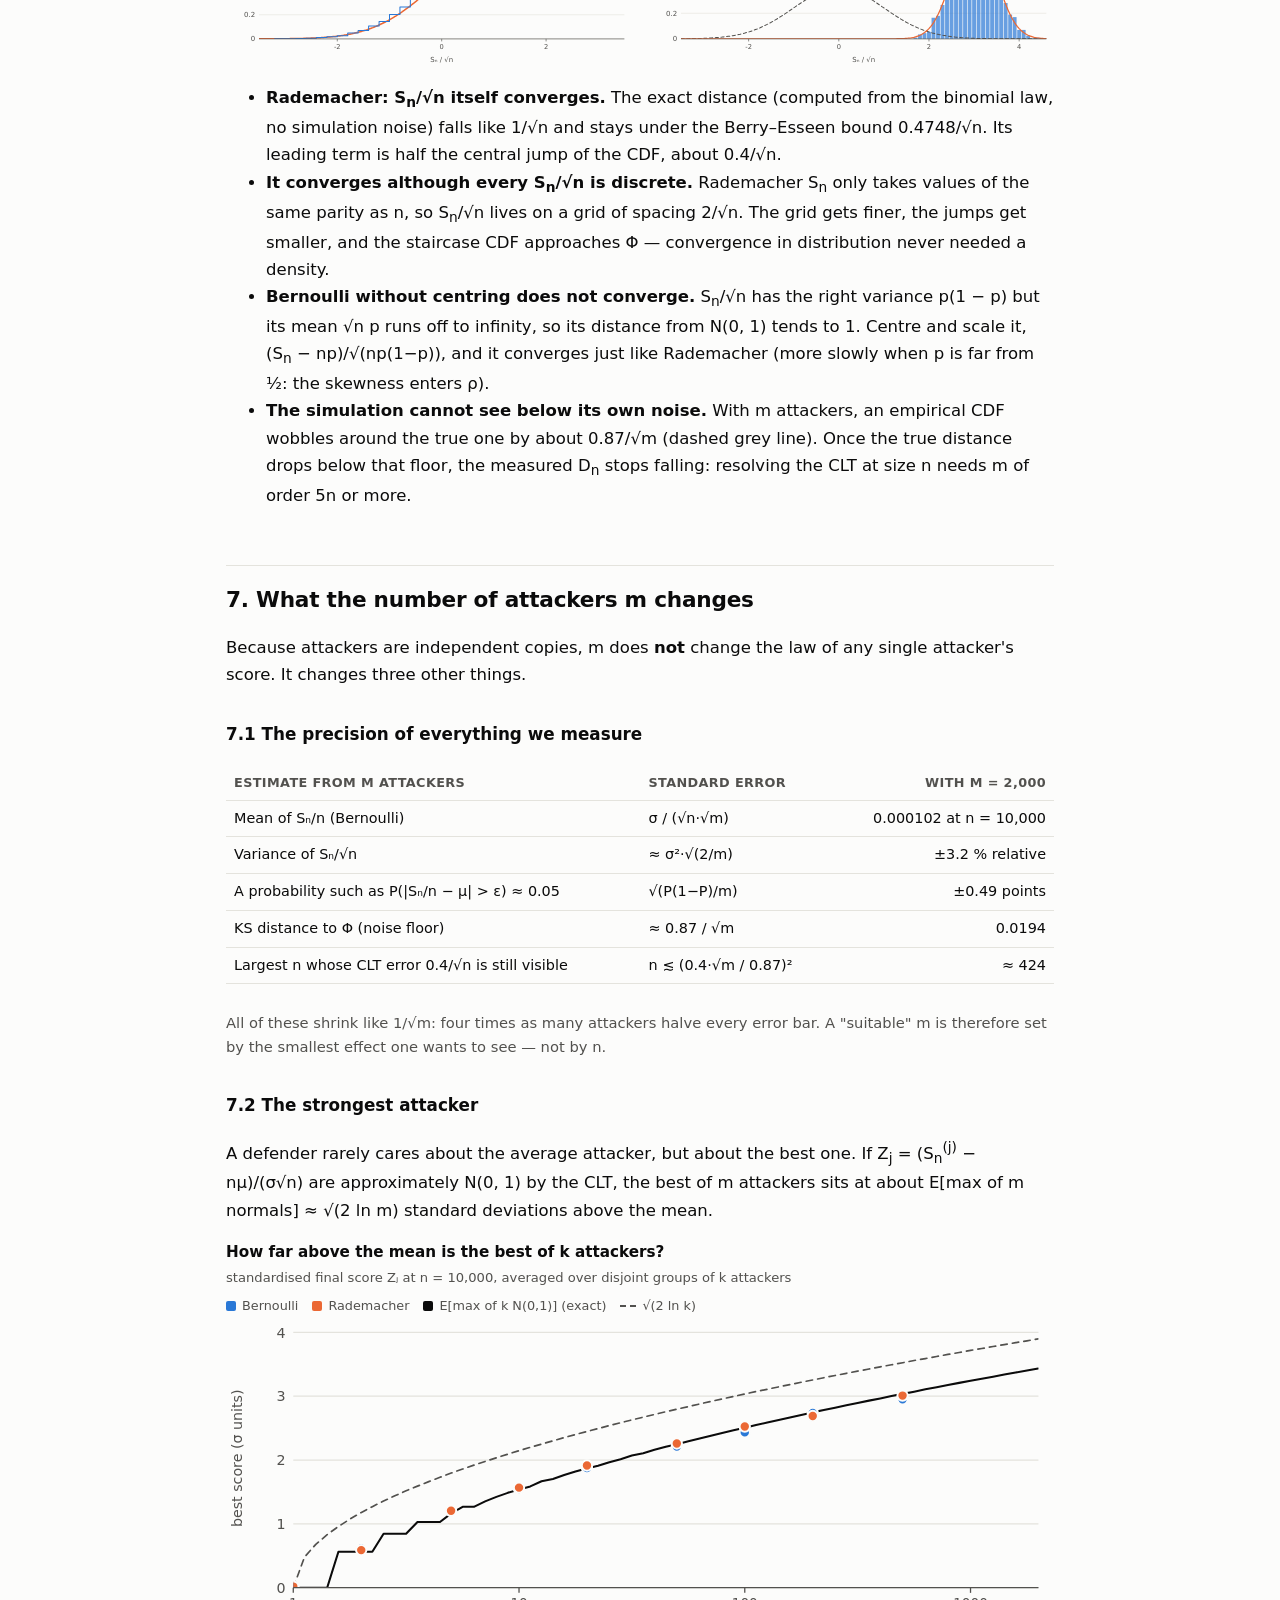
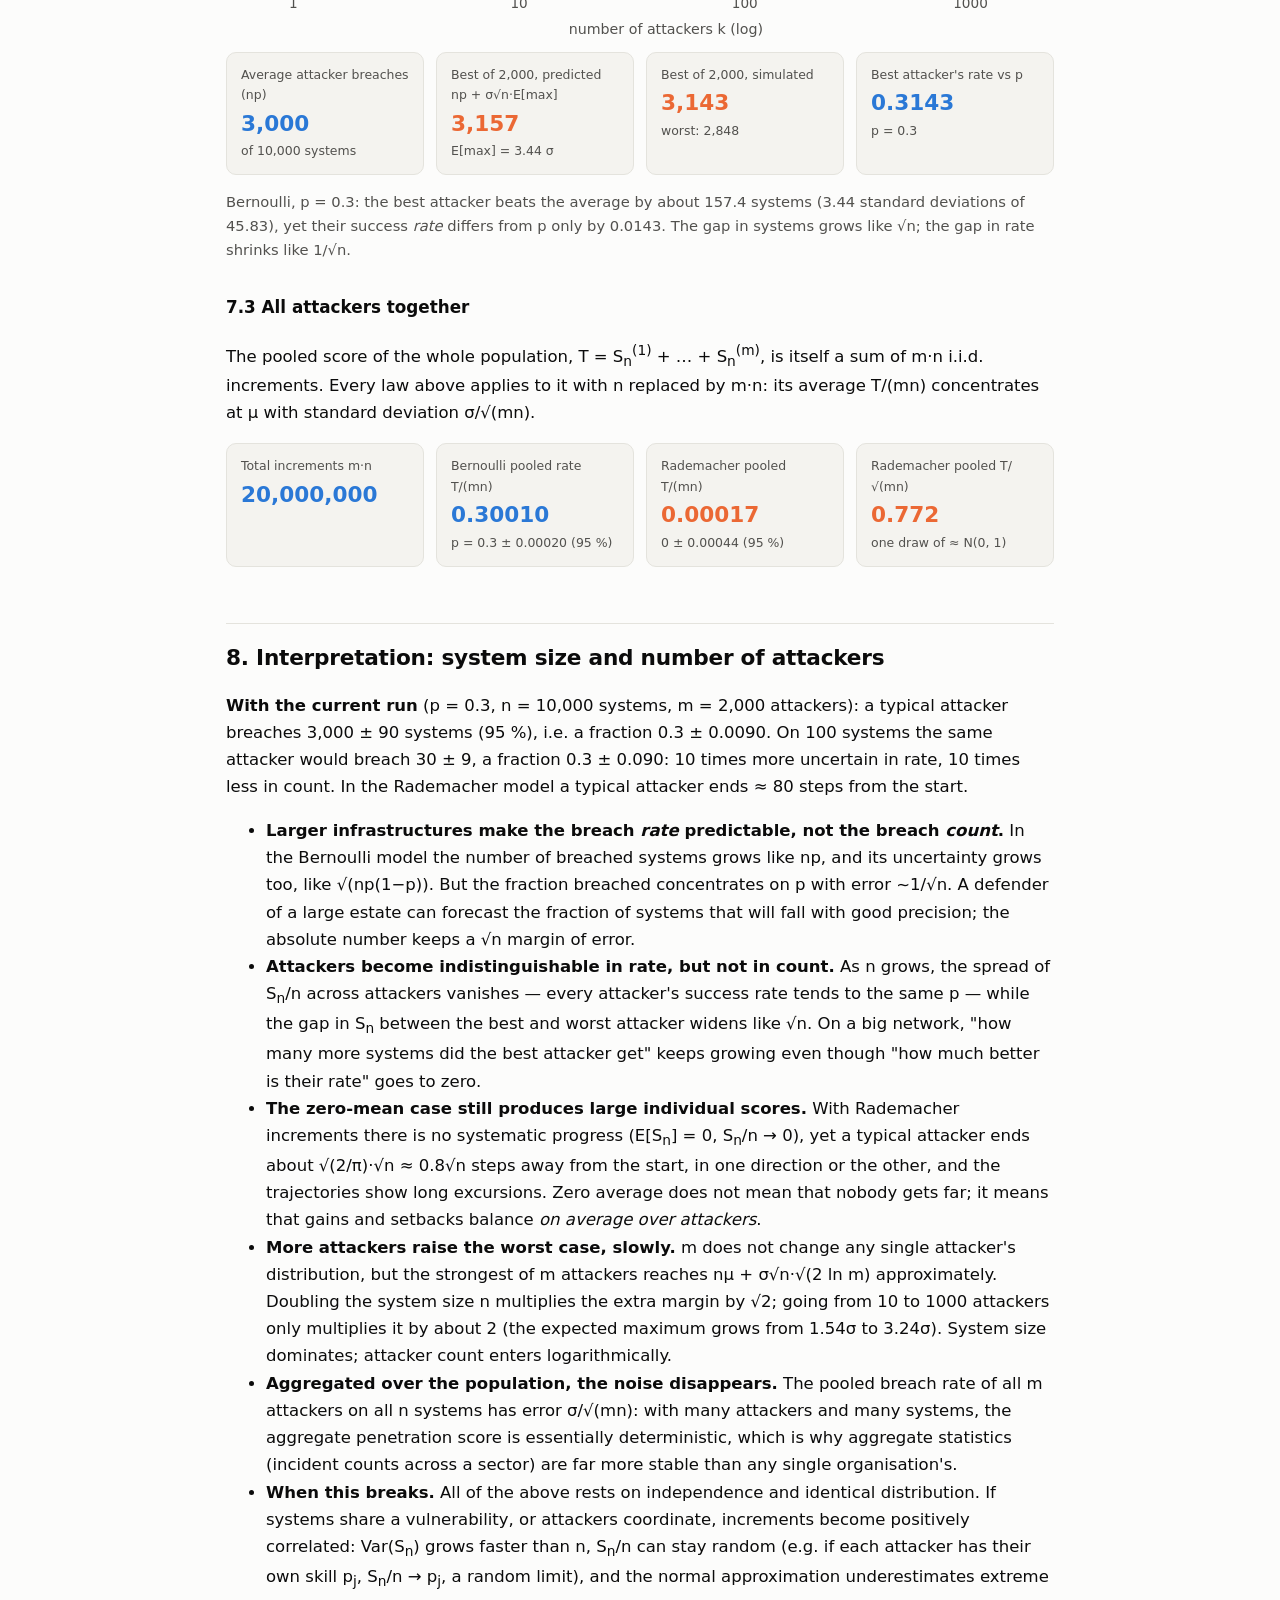
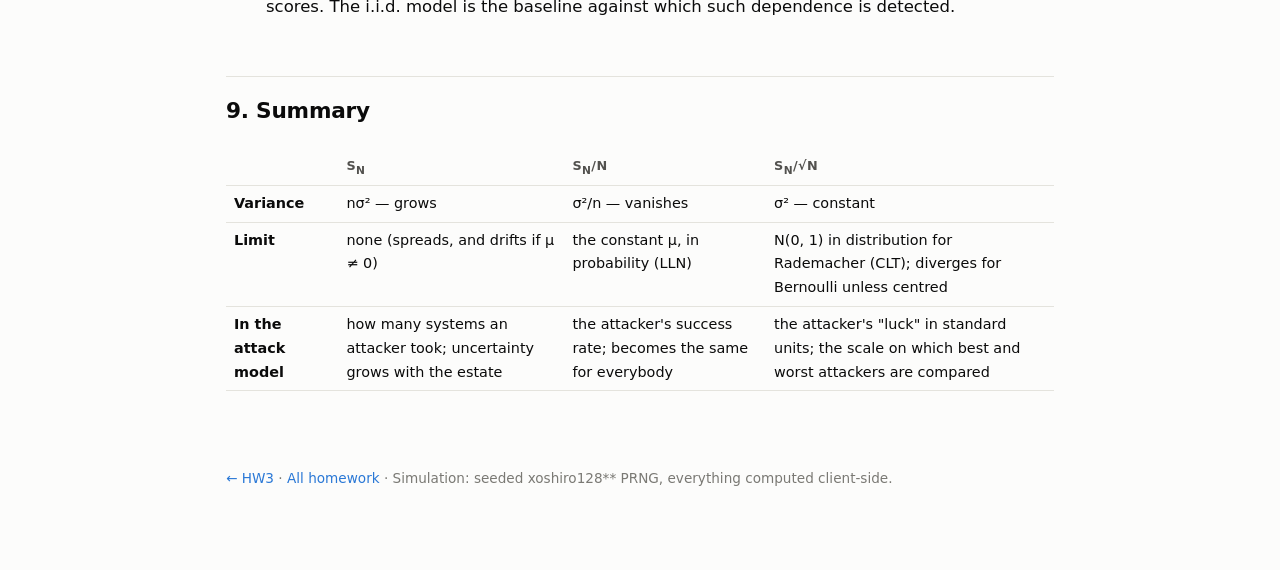
<file: hw4/index.html>
<!doctype html>
<html lang="en">
<head>
<meta charset="utf-8">
<meta name="viewport" content="width=device-width, initial-scale=1">
<title>HW4 · Penetration score as a random walk</title>
<link rel="stylesheet" href="../assets/style.css">
<style>
  .tiles { display:grid; grid-template-columns:repeat(auto-fit,minmax(150px,1fr)); gap:12px; margin:12px 0; }
  .tile { border:1px solid var(--line); border-radius:10px; padding:12px 14px; background:var(--panel); }
  .tile .lbl { font-size:.78rem; color:var(--fg2); }
  .tile .v { font-size:1.35rem; font-weight:700; font-variant-numeric:tabular-nums; color:var(--s1); }
  .tile .v.o { color:var(--s2); }
  .seg { display:inline-flex; border:1px solid var(--line); border-radius:7px; overflow:hidden; }
  .seg button { border-radius:0; background:var(--bg); color:var(--fg); border:none; font-weight:500; padding:6px 14px; }
  .seg button.on { background:var(--s1); color:#fff; font-weight:600; }
  .legend span.dash::before { height:0; width:16px; border-top:2px dashed var(--c); background:none; border-radius:0; vertical-align:3px; }
  .legend span.dot::before { border-radius:50%; }
  .formula { font-family: ui-monospace, Menlo, Consolas, monospace; font-size:.9rem; background:var(--code); padding:10px 14px; border-radius:8px; overflow-x:auto; white-space:nowrap; }
  #status { min-height:1.4em; }
  td.c, th.c { text-align:center; }
  .kv { font-variant-numeric: tabular-nums; }
  .slider-row { display:flex; gap:14px; align-items:center; flex-wrap:wrap; }
  .slider-row input[type=range] { flex:1; min-width:160px; }
</style>
</head>
<body>
<main>
<p class="crumb"><a href="../">Statistics Homework</a> / HW4</p>
<h1>HW4 — The penetration score as a random walk</h1>
<p class="sub">n systems, m attackers, i.i.d. increments. Simulated trajectories of the total, average and normalised score; the Law of Large Numbers, the variance under three scalings, and the Central Limit Theorem — all computed live in your browser.</p>

<div class="def"><b>What this page is about.</b> Adding up many small independent random scores produces three very different objects depending on how you scale the sum. Divided by nothing, the total S<sub>n</sub> wanders off and spreads out. Divided by n, it freezes onto a constant (Law of Large Numbers). Divided by √n — and only by √n — it settles into a stable bell-shaped law (Central Limit Theorem). The homework is to see all three happen on simulated attackers and to read them as statements about attacks on a population of systems.</div>

<h2>0. The model</h2>
<div class="def"><b>Definition.</b> A <i>random walk</i> is the sequence of partial sums S<sub>k</sub> = X<sub>1</sub> + … + X<sub>k</sub> of independent, identically distributed (i.i.d.) increments X<sub>i</sub>. One realisation k ↦ S<sub>k</sub> is a <i>sample trajectory</i>.</div>
<p><b>How the n systems and m attackers enter.</b> Each of the m attackers works through the n systems one at a time. At system i the attacker earns a score X<sub>i</sub>; the attacker's running score after k systems is S<sub>k</sub>. So every attacker is one sample trajectory of length n, and the m attackers are m independent copies of the process. The distribution of a quantity "at size n" is read across the m attackers at step n.</p>
<ul>
  <li><b>Bernoulli model</b>, X<sub>i</sub> ∈ {0, 1}, P(X<sub>i</sub> = 1) = p: X<sub>i</sub> = 1 means system i was penetrated. S<sub>n</sub> is the number of breached systems, S<sub>n</sub>/n the fraction breached. Mean μ = p, variance σ² = p(1 − p).</li>
  <li><b>Rademacher model</b>, X<sub>i</sub> = ±1 with probability ½ each: a step forward (foothold gained) or backward (detected, access lost). S<sub>n</sub> is the attacker's <i>net</i> progress. Mean μ = 0, variance σ² = 1: the symmetric, zero-mean case.</li>
</ul>

<div class="panel">
  <div class="controls">
    <label>p (Bernoulli) <input id="p" type="number" min="0.01" max="0.99" step="0.01" value="0.3"></label>
    <label>Systems n (max)
      <select id="n"><option value="1000">1 000</option><option value="10000" selected>10 000</option><option value="30000">30 000</option></select>
    </label>
    <label>Attackers m
      <select id="m"><option value="200">200</option><option value="1000">1 000</option><option value="2000" selected>2 000</option><option value="5000">5 000</option></select>
    </label>
    <label>Seed <input id="seed" type="number" value="42"></label>
    <button id="run">Simulate</button>
    <button id="reseed" class="ghost">New seed</button>
  </div>
  <p id="status" class="note" style="margin-bottom:0"></p>
</div>
<p class="note">Both models are simulated with the same n and m. Every attacker is observed at the checkpoints n = 10, 20, 50, 100, … up to the maximum, so "increasing n" means watching the <i>same</i> attackers progress through more systems. The generator is seeded (xoshiro128**), so a seed reproduces a run exactly.</p>

<h2>1. What theory predicts</h2>
<div class="def"><b>Definitions.</b> A sequence Y<sub>n</sub> <i>converges in probability</i> to a constant c if, for every ε &gt; 0, P(|Y<sub>n</sub> − c| &gt; ε) → 0. It <i>converges in distribution</i> to a law with CDF F if P(Y<sub>n</sub> ≤ x) → F(x) at every continuity point x of F. The first says the values themselves pile up at c; the second only says the <i>histogram</i> takes a limiting shape.</div>
<p>By linearity of expectation and independence (variances of independent terms add):</p>
<div style="overflow-x:auto">
<table>
  <thead><tr><th>Quantity</th><th>Mean</th><th>Variance</th><th>Bernoulli (μ = p)</th><th>Rademacher (μ = 0, σ² = 1)</th><th>As n → ∞</th></tr></thead>
  <tbody>
    <tr><td><b>S<sub>n</sub></b></td><td>nμ</td><td>nσ²</td><td>np, np(1−p)</td><td>0, n</td><td>Drifts like n, spreads like √n</td></tr>
    <tr><td><b>S<sub>n</sub>/n</b></td><td>μ</td><td>σ²/n</td><td>p, p(1−p)/n</td><td>0, 1/n</td><td>→ μ in probability (LLN)</td></tr>
    <tr><td><b>S<sub>n</sub>/√n</b></td><td>√n μ</td><td>σ²</td><td>√n p, p(1−p)</td><td>0, 1</td><td>Rademacher: → N(0, 1) in distribution (CLT). Bernoulli: the mean √n p diverges</td></tr>
  </tbody>
</table>
</div>
<p><b>Why √n is the only "stable" scaling.</b> For any power α, Var(S<sub>n</sub>/n<sup>α</sup>) = σ² n<sup>1−2α</sup>. If α &lt; ½ the spread explodes, if α &gt; ½ it collapses to zero (α = 1 is the LLN), and only α = ½ keeps it finite and non-zero. That is why the CLT lives at √n.</p>
<p><b>The two theorems used below.</b></p>
<ul>
  <li><b>Weak LLN</b> (via Chebyshev's inequality): P(|S<sub>n</sub>/n − μ| &gt; ε) ≤ Var(S<sub>n</sub>/n)/ε² = σ²/(nε²) → 0.</li>
  <li><b>CLT</b>: (S<sub>n</sub> − nμ)/(σ√n) → N(0, 1) in distribution. For Rademacher, nμ = 0 and σ = 1, so this <i>is</i> S<sub>n</sub>/√n. For Bernoulli, S<sub>n</sub>/√n must first be centred by √n p and scaled by σ.</li>
  <li><b>Berry–Esseen</b> (how fast): sup<sub>x</sub> |P(Z<sub>n</sub> ≤ x) − Φ(x)| ≤ C·ρ/(σ³√n) with ρ = E|X − μ|³ and C ≤ 0.4748. For Rademacher ρ = 1, so the error is at most 0.4748/√n.</li>
</ul>

<h2>2. Sample trajectories</h2>
<p>The first attackers' paths through the systems, with the theoretical mean (dashed) and the ±2σ band of each scaling (shaded). One attacker is highlighted in orange to follow a single path.</p>
<div class="controls" style="margin:8px 0"><div class="seg" id="traj-model"><button data-m="bern" class="on">Bernoulli</button><button data-m="rad">Rademacher</button></div></div>
<div id="tr-s"></div>
<div id="tr-avg"></div>
<div id="tr-norm"></div>
<p id="tr-text" class="note"></p>

<h2>3. Distributions as n grows</h2>
<h3>3.1 The same attackers at increasing n</h3>
<p>Empirical CDFs across the m attackers at several n, on common axes. A CDF that shifts right is drift, one that flattens is spreading, one that becomes a vertical step is concentration, and curves that coincide mean the distribution has stopped changing.</p>
<div class="controls" style="margin:8px 0"><div class="seg" id="cdf-model"><button data-m="bern" class="on">Bernoulli</button><button data-m="rad">Rademacher</button></div></div>
<div id="cdf-s"></div>
<div id="cdf-avg"></div>
<div id="cdf-norm"></div>
<p id="cdf-text" class="note"></p>

<h3>3.2 Histograms at one n, against the normal approximation</h3>
<div class="panel">
  <div class="slider-row">
    <span class="seg" id="h-model"><button data-m="bern" class="on">Bernoulli</button><button data-m="rad">Rademacher</button></span>
    <input id="h-n" type="range" min="0" max="9" value="5"><b id="h-nlbl" class="kv"></b>
  </div>
</div>
<div id="h-s"></div>
<div id="h-avg"></div>
<div id="h-norm"></div>
<div style="overflow-x:auto"><table id="h-table"></table></div>
<p class="note">Bins are aligned to the lattice the score actually lives on (integers for Bernoulli, integers of the same parity as n for Rademacher), then rescaled with the quantity, so the three histograms are the same data with relabelled axes. The orange curve is the normal density with the theoretical mean and variance of section 1.</p>

<h2>4. Law of Large Numbers: S<sub>n</sub>/n → μ in probability</h2>
<p>For each n we estimate P(|S<sub>n</sub>/n − μ| &gt; ε) as the fraction of the m attackers whose average score misses μ by more than ε, and compare it with Chebyshev's bound σ²/(nε²) and with the normal approximation 2(1 − Φ(ε√n/σ)).</p>
<div class="panel controls"><label>ε <input id="eps" type="number" min="0.005" max="0.5" step="0.005" value="0.05"></label><span class="note" id="eps-note"></span></div>
<div id="lln"></div>
<p id="lln-text" class="note"></p>
<ul>
  <li><b>The probability goes to 0 for both models</b>, as the weak LLN requires. The tolerance ε is arbitrary: a smaller ε only delays the fall, by a factor 1/ε² in n.</li>
  <li><b>Chebyshev is valid but loose.</b> It only uses the variance, so it decays like 1/n, while the true probability decays exponentially (Hoeffding: ≤ 2e<sup>−2nε²</sup> for Bernoulli). The normal approximation tracks the simulation closely once n is moderate.</li>
  <li><b>Rademacher concentrates more slowly in absolute terms</b> because σ² = 1 &gt; p(1 − p): the bigger the per-step noise, the more systems are needed for the same precision on the average.</li>
  <li><b>In probability vs along a path.</b> The trajectory chart of S<sub>k</sub>/k (section 2) shows something stronger: every individual path settles onto μ (strong LLN, almost-sure convergence). The weak LLN only talks about the fraction of paths outside the ε-band at a fixed n.</li>
</ul>

<h2>5. The variance under the three normalisations</h2>
<p>Sample variance across the m attackers at each n (points) against the theoretical nσ², σ²/n and σ² (lines), on log–log axes where a power law n<sup>β</sup> is a straight line of slope β.</p>
<div class="grid2"><div id="var-bern"></div><div id="var-rad"></div></div>
<div style="overflow-x:auto"><table id="var-table"></table></div>
<ul>
  <li><b>Slope +1 for S<sub>n</sub>:</b> the total gets more uncertain as n grows; its standard deviation grows like √n (while for Bernoulli its mean grows like n, so the <i>relative</i> spread still shrinks).</li>
  <li><b>Slope −1 for S<sub>n</sub>/n:</b> the variance of the average falls like 1/n — this is precisely the mechanism behind the LLN.</li>
  <li><b>Slope 0 for S<sub>n</sub>/√n:</b> the variance is σ² at every n. This is the scaling where neither spreading nor concentration wins.</li>
  <li><b>The scatter of the points</b> around the lines is the estimation error of the sample variance, ≈ Var·√(2/m). It does not depend on n: m alone controls it.</li>
</ul>

<h2>6. Central Limit Theorem: S<sub>n</sub>/√n → N(0, 1)</h2>
<p>The distance used is the Kolmogorov–Smirnov distance D<sub>n</sub> = sup<sub>x</sub>|F<sub>n</sub>(x) − Φ(x)|, the largest vertical gap between a CDF and the standard normal CDF Φ. Convergence in distribution to N(0, 1) means D<sub>n</sub> → 0 (Φ is continuous everywhere).</p>
<div id="ks"></div>
<p id="ks-text" class="note"></p>
<div class="panel">
  <div class="slider-row"><span class="note">n =</span><input id="c-n" type="range" min="0" max="9" value="3"><b id="c-nlbl" class="kv"></b></div>
</div>
<div class="grid2"><div id="clt-ecdf"></div><div id="clt-bern"></div></div>
<ul>
  <li><b>Rademacher: S<sub>n</sub>/√n itself converges.</b> The exact distance (computed from the binomial law, no simulation noise) falls like 1/√n and stays under the Berry–Esseen bound 0.4748/√n. Its leading term is half the central jump of the CDF, about 0.4/√n.</li>
  <li><b>It converges although every S<sub>n</sub>/√n is discrete.</b> Rademacher S<sub>n</sub> only takes values of the same parity as n, so S<sub>n</sub>/√n lives on a grid of spacing 2/√n. The grid gets finer, the jumps get smaller, and the staircase CDF approaches Φ — convergence in distribution never needed a density.</li>
  <li><b>Bernoulli without centring does not converge.</b> S<sub>n</sub>/√n has the right variance p(1 − p) but its mean √n p runs off to infinity, so its distance from N(0, 1) tends to 1. Centre and scale it, (S<sub>n</sub> − np)/√(np(1−p)), and it converges just like Rademacher (more slowly when p is far from ½: the skewness enters ρ).</li>
  <li><b>The simulation cannot see below its own noise.</b> With m attackers, an empirical CDF wobbles around the true one by about 0.87/√m (dashed grey line). Once the true distance drops below that floor, the measured D<sub>n</sub> stops falling: resolving the CLT at size n needs m of order 5n or more.</li>
</ul>

<h2>7. What the number of attackers m changes</h2>
<p>Because attackers are independent copies, m does <b>not</b> change the law of any single attacker's score. It changes three other things.</p>
<h3>7.1 The precision of everything we measure</h3>
<div style="overflow-x:auto"><table id="prec-table"></table></div>
<p class="note">All of these shrink like 1/√m: four times as many attackers halve every error bar. A "suitable" m is therefore set by the smallest effect one wants to see — not by n.</p>

<h3>7.2 The strongest attacker</h3>
<p>A defender rarely cares about the average attacker, but about the best one. If Z<sub>j</sub> = (S<sub>n</sub><sup>(j)</sup> − nμ)/(σ√n) are approximately N(0, 1) by the CLT, the best of m attackers sits at about E[max of m normals] ≈ √(2 ln m) standard deviations above the mean.</p>
<div id="maxchart"></div>
<div class="tiles" id="max-tiles"></div>
<p id="max-text" class="note"></p>

<h3>7.3 All attackers together</h3>
<p>The pooled score of the whole population, T = S<sub>n</sub><sup>(1)</sup> + … + S<sub>n</sub><sup>(m)</sup>, is itself a sum of m·n i.i.d. increments. Every law above applies to it with n replaced by m·n: its average T/(mn) concentrates at μ with standard deviation σ/√(mn).</p>
<div class="tiles" id="pool-tiles"></div>

<h2>8. Interpretation: system size and number of attackers</h2>
<p id="interp-num"></p>
<ul>
  <li><b>Larger infrastructures make the breach <i>rate</i> predictable, not the breach <i>count</i>.</b> In the Bernoulli model the number of breached systems grows like np, and its uncertainty grows too, like √(np(1−p)). But the fraction breached concentrates on p with error ~1/√n. A defender of a large estate can forecast the fraction of systems that will fall with good precision; the absolute number keeps a √n margin of error.</li>
  <li><b>Attackers become indistinguishable in rate, but not in count.</b> As n grows, the spread of S<sub>n</sub>/n across attackers vanishes — every attacker's success rate tends to the same p — while the gap in S<sub>n</sub> between the best and worst attacker widens like √n. On a big network, "how many more systems did the best attacker get" keeps growing even though "how much better is their rate" goes to zero.</li>
  <li><b>The zero-mean case still produces large individual scores.</b> With Rademacher increments there is no systematic progress (E[S<sub>n</sub>] = 0, S<sub>n</sub>/n → 0), yet a typical attacker ends about √(2/π)·√n ≈ 0.8√n steps away from the start, in one direction or the other, and the trajectories show long excursions. Zero average does not mean that nobody gets far; it means that gains and setbacks balance <i>on average over attackers</i>.</li>
  <li><b>More attackers raise the worst case, slowly.</b> m does not change any single attacker's distribution, but the strongest of m attackers reaches nμ + σ√n·√(2 ln m) approximately. Doubling the system size n multiplies the extra margin by √2; going from 10 to 1000 attackers only multiplies it by about 2 (the expected maximum grows from 1.54σ to 3.24σ). System size dominates; attacker count enters logarithmically.</li>
  <li><b>Aggregated over the population, the noise disappears.</b> The pooled breach rate of all m attackers on all n systems has error σ/√(mn): with many attackers and many systems, the aggregate penetration score is essentially deterministic, which is why aggregate statistics (incident counts across a sector) are far more stable than any single organisation's.</li>
  <li><b>When this breaks.</b> All of the above rests on independence and identical distribution. If systems share a vulnerability, or attackers coordinate, increments become positively correlated: Var(S<sub>n</sub>) grows faster than n, S<sub>n</sub>/n can stay random (e.g. if each attacker has their own skill p<sub>j</sub>, S<sub>n</sub>/n → p<sub>j</sub>, a random limit), and the normal approximation underestimates extreme scores. The i.i.d. model is the baseline against which such dependence is detected.</li>
</ul>

<h2>9. Summary</h2>
<div style="overflow-x:auto">
<table>
  <thead><tr><th></th><th>S<sub>n</sub></th><th>S<sub>n</sub>/n</th><th>S<sub>n</sub>/√n</th></tr></thead>
  <tbody>
    <tr><td><b>Variance</b></td><td>nσ² — grows</td><td>σ²/n — vanishes</td><td>σ² — constant</td></tr>
    <tr><td><b>Limit</b></td><td>none (spreads, and drifts if μ ≠ 0)</td><td>the constant μ, in probability (LLN)</td><td>N(0, 1) in distribution for Rademacher (CLT); diverges for Bernoulli unless centred</td></tr>
    <tr><td><b>In the attack model</b></td><td>how many systems an attacker took; uncertainty grows with the estate</td><td>the attacker's success rate; becomes the same for everybody</td><td>the attacker's "luck" in standard units; the scale on which best and worst attackers are compared</td></tr>
  </tbody>
</table>
</div>

<footer><a href="../hw3/">← HW3</a> · <a href="../">All homework</a> · Simulation: seeded xoshiro128** PRNG, everything computed client-side.</footer>
</main>

<script src="./sim.js"></script>
<script src="./plot.js"></script>
<script>
const $ = (s) => document.querySelector(s);
const H = window.HW4;
const css = (v) => getComputedStyle(document.documentElement).getPropertyValue(v).trim();
const C = () => ({ s1: css("--s1"), s2: css("--s2"), ok: css("--ok"), bad: css("--bad"), fg: css("--fg"), fg2: css("--fg2"), muted: css("--muted") });
const f = (v, d = 3) => Number.isFinite(v) ? (Math.abs(v) >= 1000 ? Math.round(v).toLocaleString("en") : +v.toFixed(d) + "") : "—";
const sup = (s) => String(s).replace(/\d/g, (d) => "⁰¹²³⁴⁵⁶⁷⁸⁹"[d]);
let SIM = null, ST = null, MOD = { traj: "bern", cdf: "bern", hist: "bern" };

// ---------- simulation + per-checkpoint statistics ----------
function analyse(sim) {
  const { model } = sim;
  return sim.cp.map((n, c) => {
    const S = H.column(sim, c), mv = H.meanVar(S);
    const z = Array.from(S, (v) => (v - n * model.mu) / (model.sd * Math.sqrt(n)));
    const raw = Array.from(S, (v) => v / Math.sqrt(n));
    return { n, S, mean: mv.mean, varS: mv.var, varAvg: mv.var / (n * n), varNorm: mv.var / n, z,
      ksZ: H.ksNormal(z), ksRaw: H.ksNormal(raw), exact: H.exactKS(model, n), be: H.berryEsseen(model, n) };
  });
}
function run() {
  const p = Math.min(0.99, Math.max(0.01, +$("#p").value || 0.3)); $("#p").value = p;
  const n = +$("#n").value, m = +$("#m").value, seed = Math.floor(+$("#seed").value) || 1;
  $("#status").textContent = `Simulating ${m.toLocaleString("en")} attackers × ${n.toLocaleString("en")} systems × 2 models…`;
  $("#run").disabled = true;
  setTimeout(() => {
    const t0 = performance.now();
    const bern = H.simulate({ model: H.MODELS.bern(p), n, m, seed });
    const rad = H.simulate({ model: H.MODELS.rad(), n, m, seed: seed + 7919 });
    SIM = { bern, rad, n, m, p };
    ST = { bern: analyse(bern), rad: analyse(rad) };
    const ms = performance.now() - t0;
    $("#status").innerHTML = `Done: ${(2 * n * m).toLocaleString("en")} increments in ${Math.round(ms)} ms. Checkpoints n = ${bern.cp.join(", ")}.`;
    $("#run").disabled = false;
    const last = bern.cp.length - 1;
    $("#h-n").max = last; $("#c-n").max = last;
    if (+$("#h-n").value > last) $("#h-n").value = last;
    $("#c-n").value = Math.min(last, bern.cp.indexOf(100) >= 0 ? bern.cp.indexOf(100) : 2);
    $("#h-n").value = Math.min(last, bern.cp.indexOf(1000) >= 0 ? bern.cp.indexOf(1000) : last);
    renderAll();
  }, 30);
}
function renderAll() { if (!SIM) return; trajectories(); cdfs(); hists(); lln(); variance(); clt(); cltDetail(); attackers(); interp(); }

// ---------- 2. trajectories ----------
function trajectories() {
  const sim = SIM[MOD.traj], md = sim.model, col = C(), g = sim.grid;
  const T = sim.paths.length;
  const layersFor = (tf, band, meanF) => {
    const L = [{ type: "band", x: g, lo: g.map((k) => band(k)[0]), hi: g.map((k) => band(k)[1]), color: col.s1, opacity: 0.13 }];
    sim.paths.forEach((P, j) => { if (j) L.push({ type: "line", x: g, y: g.map((k, i) => tf(P[i], k)), color: col.s1, width: 1, opacity: 0.28 }); });
    L.push({ type: "line", x: g, y: g.map(meanF), color: col.fg, width: 1.4, dash: "5 4" });
    L.push({ type: "line", x: g, y: g.map((k, i) => tf(sim.paths[0][i], k)), color: col.s2, width: 2.2 });
    return L;
  };
  const leg = [[`${T} attackers`, col.s1], ["attacker #1", col.s2], ["theoretical mean", col.fg, 1], ["±2σ band", col.s1]];
  plot($("#tr-s"), { title: `Total score Sₖ (${md.name})`, caption: `mean kμ, band kμ ± 2σ√k — the band widens like √k`,
    legend: leg, layers: layersFor((s) => s, (k) => [k * md.mu - 2 * md.sd * Math.sqrt(k), k * md.mu + 2 * md.sd * Math.sqrt(k)], (k) => k * md.mu),
    xLabel: "systems attacked k", yLabel: "Sₖ", xMin: 1, height: 250 });
  plot($("#tr-avg"), { title: `Average score Sₖ / k (${md.name})`, caption: `mean μ, band μ ± 2σ/√k — every path is pulled onto μ (log scale in k)`,
    layers: layersFor((s, k) => s / k, (k) => [md.mu - 2 * md.sd / Math.sqrt(k), md.mu + 2 * md.sd / Math.sqrt(k)], () => md.mu),
    xLog: true, xLabel: "systems attacked k (log)", yLabel: "Sₖ / k", yMin: md.key === "bern" ? 0 : -1, yMax: 1, height: 230 });
  plot($("#tr-norm"), { title: `Normalised score Sₖ / √k (${md.name})`, caption: md.key === "rad"
      ? "mean 0, band ±2 — the width stays constant: neither spreading nor concentrating"
      : "mean √k·p, band √k·p ± 2σ — constant width, but the centre drifts upward like √k",
    layers: layersFor((s, k) => s / Math.sqrt(k), (k) => [Math.sqrt(k) * md.mu - 2 * md.sd, Math.sqrt(k) * md.mu + 2 * md.sd], (k) => Math.sqrt(k) * md.mu),
    xLog: true, xLabel: "systems attacked k (log)", yLabel: "Sₖ / √k", height: 230 });
  const last = ST[MOD.traj][ST[MOD.traj].length - 1];
  const inside = last.z.filter((v) => Math.abs(v) <= 2).length / last.z.length;
  $("#tr-text").innerHTML = `At n = ${sim.n.toLocaleString("en")}, ${(100 * inside).toFixed(1)} % of all ${sim.m.toLocaleString("en")} attackers lie inside the ±2σ band (normal theory: 95.4 %). ` +
    `The same paths look like a fan in the first chart, collapse to a line in the second and keep a fixed width in the third: three views of one set of trajectories.`;
}

// ---------- 3.1 ECDFs ----------
function ecdf(values, scale) {
  const a = Float64Array.from(values).sort(), x = [], y = [], m = a.length;
  let i = 0;
  x.push(a[0] / scale); y.push(0);
  while (i < m) {
    let j = i; while (j < m && a[j] === a[i]) j++;
    x.push(a[i] / scale); y.push(i / m); x.push(a[i] / scale); y.push(j / m);
    i = j;
  }
  x.push(a[m - 1] / scale); y.push(1);
  return { x, y };
}
function cdfNs(cp) {
  const pick = cp.filter((n) => [10, 100, 1000, 10000].includes(n));
  if (!pick.includes(cp[cp.length - 1])) pick.push(cp[cp.length - 1]);
  return pick.slice(-4);
}
function cdfs() {
  const st = ST[MOD.cdf], md = SIM[MOD.cdf].model, col = C();
  const ns = cdfNs(SIM[MOD.cdf].cp), cols = [col.muted, col.s1, col.s2, col.ok];
  const leg = ns.map((n, i) => ["n = " + n.toLocaleString("en"), cols[i]]);
  const draw = (id, title, cap, scaleF, extra = []) => {
    const layers = ns.map((n, i) => { const r = st.find((q) => q.n === n); const e = ecdf(r.S, scaleF(n)); return { type: "line", x: e.x, y: e.y, color: cols[i], width: 2 }; });
    plot($(id), { title, caption: cap, legend: leg, layers: [...extra, ...layers], yMin: 0, yMax: 1, yLabel: "F(x)", height: 220 });
  };
  draw("#cdf-s", `CDF of Sₙ (${md.name})`, md.key === "bern" ? "shifts right (drift np) and flattens (spread √n)" : "stays centred at 0 but flattens: the spread grows like √n", () => 1);
  draw("#cdf-avg", `CDF of Sₙ / n (${md.name})`, `steepens into a vertical step at μ = ${md.mu}: concentration (LLN)`, (n) => n,
    [{ type: "vline", x: md.mu, color: col.fg2 }]);
  const phiLine = (() => { const x = [], y = []; for (let t = -4; t <= 4; t += 0.05) { x.push(t); y.push(H.Phi(t)); } return x; })();
  const extra = md.key === "rad" ? [{ type: "line", x: phiLine, y: phiLine.map(H.Phi), color: col.fg, width: 1.3, dash: "5 4" }] : [];
  draw("#cdf-norm", `CDF of Sₙ / √n (${md.name})`, md.key === "rad" ? "the curves pile onto Φ (dashed): the shape stops changing (CLT)" : "same width at every n, but the whole curve moves right like √n·p", (n) => Math.sqrt(n), extra);
  $("#cdf-text").innerHTML = md.key === "rad"
    ? "Rademacher: Sₙ keeps spreading, Sₙ/n collapses onto 0, and Sₙ/√n converges to the standard normal CDF (dashed). The small staircase at n = 10 is the lattice: Sₙ/√n only takes a few values when n is small."
    : `Bernoulli: Sₙ moves away and spreads, Sₙ/n becomes a step at p = ${md.mu}, and Sₙ/√n keeps its shape (variance p(1−p)) but slides right without limit. To see the normal limit here it must be centred, (Sₙ − np)/√(np(1−p)) — see section 6.`;
}

// ---------- 3.2 histograms ----------
function normalCurve(mean, sd, lo, hi) {
  const x = [], y = []; const N = 240;
  for (let i = 0; i <= N; i++) { const t = lo + ((hi - lo) * i) / N; x.push(t); y.push(H.phi((t - mean) / sd) / sd); }
  return { x, y };
}
function hists() {
  const sim = SIM[MOD.hist], st = ST[MOD.hist], md = sim.model, col = C();
  const c = +$("#h-n").value, r = st[c], n = r.n;
  $("#h-nlbl").textContent = "n = " + n.toLocaleString("en");
  const one = (id, title, scale, mean, sd, xl) => {
    const h = H.latticeHist(r.S, md, n, scale);
    const lo = Math.min(h.edges[0], mean - 4 * sd), hi = Math.max(h.edges[h.edges.length - 1], mean + 4 * sd);
    const nc = normalCurve(mean, sd, lo, hi);
    plot($(id), { title, legend: [["simulated", col.s1], [`N(${f(mean)}, ${f(sd * sd, 4)})`, col.s2]], height: 210,
      layers: [{ type: "hist", edges: h.edges, dens: h.dens, color: col.s1, opacity: 0.75,
        tip: (i) => `[${f(h.edges[i], 4)}, ${f(h.edges[i + 1], 4)}): ${h.counts[i]} attackers` },
        { type: "line", x: nc.x, y: nc.y, color: col.s2, width: 2.2 }],
      xMin: lo, xMax: hi, yMin: 0, xLabel: xl, yLabel: "density" });
  };
  one("#h-s", `Sₙ at n = ${n.toLocaleString("en")} (${md.name})`, 1, n * md.mu, md.sd * Math.sqrt(n), "Sₙ");
  one("#h-avg", `Sₙ / n`, n, md.mu, md.sd / Math.sqrt(n), "Sₙ / n");
  one("#h-norm", `Sₙ / √n`, Math.sqrt(n), Math.sqrt(n) * md.mu, md.sd, "Sₙ / √n");
  const rows = [["Sₙ", r.mean, n * md.mu, r.varS, n * md.var], ["Sₙ / n", r.mean / n, md.mu, r.varAvg, md.var / n], ["Sₙ / √n", r.mean / Math.sqrt(n), Math.sqrt(n) * md.mu, r.varNorm, md.var]];
  $("#h-table").innerHTML = `<thead><tr><th>n = ${n.toLocaleString("en")}</th><th class="num">sample mean</th><th class="num">theory</th><th class="num">sample variance</th><th class="num">theory</th></tr></thead><tbody>` +
    rows.map(([q, a, b, c2, d]) => `<tr><td><b>${q}</b></td><td class="num">${f(a, 4)}</td><td class="num">${f(b, 4)}</td><td class="num">${f(c2, 5)}</td><td class="num">${f(d, 5)}</td></tr>`).join("") + "</tbody>";
}

// ---------- 4. LLN ----------
function lln() {
  const eps = Math.max(0.001, +$("#eps").value || 0.05), col = C();
  const layers = [], leg = [];
  [["bern", col.s1], ["rad", col.s2]].forEach(([k, c]) => {
    const st = ST[k], md = SIM[k].model, ns = st.map((r) => r.n);
    const emp = st.map((r) => r.S.filter((v) => Math.abs(v / r.n - md.mu) > eps).length / r.S.length);
    const xs = []; for (let e = 1; e <= Math.log10(SIM.n) + 1e-9; e += 0.02) xs.push(Math.pow(10, e));
    layers.push({ type: "line", x: xs, y: xs.map((n) => Math.min(1, md.var / (n * eps * eps))), color: c, width: 1.3, dash: "2 4" });
    layers.push({ type: "line", x: xs, y: xs.map((n) => 2 * (1 - H.Phi((eps * Math.sqrt(n)) / md.sd))), color: c, width: 1.6 });
    layers.push({ type: "points", x: ns, y: emp, color: c, r: 4.5, tip: (i) => `${md.name}, n = ${ns[i]}: ${(100 * emp[i]).toFixed(2)} % of attackers off by > ε` });
    leg.push([`${md.name} simulated`, c]);
    st._emp = emp;
  });
  leg.push(["normal approx. (solid) / Chebyshev (dotted)", col.fg2, 1]);
  plot($("#lln"), { title: `P(|Sₙ/n − μ| > ${eps}) as n grows`, caption: `fraction of the ${SIM.m.toLocaleString("en")} attackers outside the ε-band; Chebyshev capped at 1`,
    legend: leg, layers, xLog: true, yMin: 0, yMax: 1.02, xMin: 10, xMax: SIM.n, xLabel: "systems n (log)", yLabel: "probability", height: 250 });
  const mb = SIM.bern.model;
  const nb = Math.ceil(Math.pow(1.96 * mb.sd / eps, 2)), nr = Math.ceil(Math.pow(1.96 / eps, 2));
  $("#eps-note").innerHTML = `To get within ±ε with 95 % probability (normal approx.): Bernoulli needs n ≈ ${nb.toLocaleString("en")}, Rademacher n ≈ ${nr.toLocaleString("en")}.`;
  const lb = ST.bern._emp, lr = ST.rad._emp;
  $("#lln-text").innerHTML = `Simulated: at n = 10 the probability is ${(100 * lb[0]).toFixed(1)} % (Bernoulli) and ${(100 * lr[0]).toFixed(1)} % (Rademacher); at n = ${SIM.n.toLocaleString("en")} it is ${(100 * lb[lb.length - 1]).toFixed(2)} % and ${(100 * lr[lr.length - 1]).toFixed(2)} %. ` +
    `The resolution of each point is about 1/m = ${(100 / SIM.m).toFixed(2)} % — an estimate of 0 means "below what ${SIM.m.toLocaleString("en")} attackers can detect", not exactly zero.`;
}

// ---------- 5. variance ----------
function variance() {
  const col = C();
  const one = (k, id) => {
    const st = ST[k], md = SIM[k].model, ns = st.map((r) => r.n);
    const xs = [10, SIM.n];
    plot($(id), { title: `Variance across attackers — ${md.name}`, caption: `σ² = ${f(md.var, 4)}; log–log axes`,
      legend: [["Sₙ (slope +1)", col.s1], ["Sₙ / n (slope −1)", col.s2], ["Sₙ / √n (slope 0)", col.ok]],
      layers: [
        { type: "line", x: xs, y: xs.map((n) => n * md.var), color: col.s1, width: 1.4 },
        { type: "line", x: xs, y: xs.map((n) => md.var / n), color: col.s2, width: 1.4 },
        { type: "line", x: xs, y: xs.map(() => md.var), color: col.ok, width: 1.4 },
        { type: "points", x: ns, y: st.map((r) => r.varS), color: col.s1, tip: (i) => `Var(Sₙ) at n=${ns[i]}: ${f(st[i].varS, 4)} (theory ${f(ns[i] * md.var, 4)})` },
        { type: "points", x: ns, y: st.map((r) => r.varAvg), color: col.s2, tip: (i) => `Var(Sₙ/n) at n=${ns[i]}: ${f(st[i].varAvg, 7)} (theory ${f(md.var / ns[i], 7)})` },
        { type: "points", x: ns, y: st.map((r) => r.varNorm), color: col.ok, tip: (i) => `Var(Sₙ/√n) at n=${ns[i]}: ${f(st[i].varNorm, 4)} (theory ${f(md.var, 4)})` },
      ], xLog: true, yLog: true, xMin: 10, xMax: SIM.n, xLabel: "systems n (log)", yLabel: "variance (log)", height: 260 });
  };
  one("bern", "#var-bern"); one("rad", "#var-rad");
  // fitted slopes by least squares on log-log
  const slope = (xs, ys) => { const lx = xs.map(Math.log), ly = ys.map(Math.log), mx = lx.reduce((a, b) => a + b) / lx.length, my = ly.reduce((a, b) => a + b) / ly.length;
    let num = 0, den = 0; lx.forEach((x, i) => { num += (x - mx) * (ly[i] - my); den += (x - mx) ** 2; }); return num / den; };
  const row = (k) => { const st = ST[k], ns = st.map((r) => r.n);
    return [slope(ns, st.map((r) => r.varS)), slope(ns, st.map((r) => r.varAvg)), slope(ns, st.map((r) => r.varNorm)), st.reduce((a, r) => a + r.varNorm, 0) / st.length]; };
  const b = row("bern"), r = row("rad");
  $("#var-table").innerHTML = `<thead><tr><th>Fitted log–log slope</th><th class="num">Sₙ (theory +1)</th><th class="num">Sₙ/n (theory −1)</th><th class="num">Sₙ/√n (theory 0)</th><th class="num">mean Var(Sₙ/√n) vs σ²</th></tr></thead><tbody>
    <tr><td><b>Bernoulli</b></td><td class="num">${b[0].toFixed(3)}</td><td class="num">${b[1].toFixed(3)}</td><td class="num">${b[2].toFixed(3)}</td><td class="num">${b[3].toFixed(4)} vs ${f(SIM.bern.model.var, 4)}</td></tr>
    <tr><td><b>Rademacher</b></td><td class="num">${r[0].toFixed(3)}</td><td class="num">${r[1].toFixed(3)}</td><td class="num">${r[2].toFixed(3)}</td><td class="num">${r[3].toFixed(4)} vs 1</td></tr></tbody>`;
}

// ---------- 6. CLT ----------
function clt() {
  const col = C(), rs = ST.rad, bs = ST.bern, ns = rs.map((r) => r.n);
  const xs = []; for (let e = 1; e <= Math.log10(SIM.n) + 1e-9; e += 0.05) xs.push(Math.pow(10, e));
  const floor = 0.8687 / Math.sqrt(SIM.m);
  plot($("#ks"), { title: "Distance from N(0, 1): sup |Fₙ − Φ|", caption: "points = simulated m attackers, solid lines = exact from the binomial law, log–log axes",
    legend: [["Rademacher Sₙ/√n", col.s1], ["Bernoulli standardised", col.s2], ["Bernoulli raw Sₙ/√n", col.bad], ["Berry–Esseen bound (Rademacher)", col.fg2, 1], ["noise floor ≈ 0.87/√m", col.muted, 1]],
    layers: [
      { type: "line", x: ns, y: rs.map((r) => r.exact), color: col.s1, width: 1.6 },
      { type: "line", x: ns, y: bs.map((r) => r.exact), color: col.s2, width: 1.6 },
      { type: "line", x: xs, y: xs.map((n) => 0.4748 / Math.sqrt(n)), color: col.fg2, width: 1.3, dash: "5 4" },
      { type: "hline", y: floor, color: col.muted },
      { type: "points", x: ns, y: rs.map((r) => r.ksZ), color: col.s1, tip: (i) => `Rademacher n=${ns[i]}: simulated ${rs[i].ksZ.toFixed(4)}, exact ${rs[i].exact.toFixed(4)}, bound ${rs[i].be.toFixed(4)}` },
      { type: "points", x: ns, y: bs.map((r) => r.ksZ), color: col.s2, tip: (i) => `Bernoulli standardised n=${ns[i]}: simulated ${bs[i].ksZ.toFixed(4)}, exact ${bs[i].exact.toFixed(4)}` },
      { type: "points", x: ns, y: bs.map((r) => r.ksRaw), color: col.bad, r: 3.5, tip: (i) => `Bernoulli raw Sₙ/√n n=${ns[i]}: ${bs[i].ksRaw.toFixed(4)}` },
    ], xLog: true, yLog: true, xMin: 10, xMax: SIM.n, yMin: 0.001, yMax: 1, xLabel: "systems n (log)", yLabel: "KS distance (log)", height: 280 });
  const nRes = Math.round(Math.pow(0.4 / floor, 2));
  const last = rs[rs.length - 1];
  $("#ks-text").innerHTML = `Rademacher at n = ${last.n.toLocaleString("en")}: exact distance ${last.exact.toFixed(4)} ≤ Berry–Esseen ${last.be.toFixed(4)}, while the simulated one is ${last.ksZ.toFixed(4)} — stuck near the noise floor ${floor.toFixed(4)} of m = ${SIM.m.toLocaleString("en")} attackers. ` +
    `With this m the CLT approach is resolved only up to n ≈ ${nRes.toLocaleString("en")}; beyond that, more attackers are needed to see it. Bernoulli raw Sₙ/√n reaches distance ${bs[bs.length - 1].ksRaw.toFixed(3)} from N(0, 1): no convergence without centring.`;
}
function cltDetail() {
  const col = C(), c = +$("#c-n").value, r = ST.rad[c], b = ST.bern[c], n = r.n, md = SIM.bern.model;
  $("#c-nlbl").textContent = "n = " + n.toLocaleString("en");
  const e = ecdf(r.S, Math.sqrt(n));
  const tx = []; for (let t = -3.5; t <= 3.5; t += 0.02) tx.push(t);
  plot($("#clt-ecdf"), { title: `Rademacher Sₙ/√n vs Φ, n = ${n.toLocaleString("en")}`, caption: `staircase on a grid of step 2/√n = ${f(2 / Math.sqrt(n), 4)}; distance ${r.ksZ.toFixed(4)}`,
    legend: [["empirical CDF", col.s1], ["Φ", col.s2]],
    layers: [{ type: "line", x: tx, y: tx.map(H.Phi), color: col.s2, width: 2.4 }, { type: "line", x: e.x, y: e.y, color: col.s1, width: 1.6 }],
    xMin: -3.5, xMax: 3.5, yMin: 0, yMax: 1, xLabel: "Sₙ / √n", yLabel: "F(x)", height: 240 });
  const h = H.latticeHist(b.S, md, n, Math.sqrt(n), 30);
  const mean = Math.sqrt(n) * md.mu, lo = Math.min(-3.5, h.edges[0]), hi = Math.max(mean + 3.5 * md.sd, h.edges[h.edges.length - 1]);
  const n01 = normalCurve(0, 1, lo, hi), nm = normalCurve(mean, md.sd, lo, hi);
  plot($("#clt-bern"), { title: `Bernoulli Sₙ/√n, n = ${n.toLocaleString("en")}`, caption: `centred at √n·p = ${f(mean)}, not at 0`,
    legend: [["simulated", col.s1], ["N(0, 1)", col.fg2, 1], [`N(√n p, p(1−p))`, col.s2]],
    layers: [{ type: "hist", edges: h.edges, dens: h.dens, color: col.s1, opacity: 0.7, tip: (i) => `${h.counts[i]} attackers` },
      { type: "line", x: n01.x, y: n01.y, color: col.fg2, width: 1.6, dash: "5 4" },
      { type: "line", x: nm.x, y: nm.y, color: col.s2, width: 2 }],
    xMin: lo, xMax: hi, yMin: 0, xLabel: "Sₙ / √n", yLabel: "density", height: 240 });
}

// ---------- 7. attackers ----------
function attackers() {
  const col = C(), m = SIM.m, ks = [1, 2, 5, 10, 20, 50, 100, 200, 500, 1000, 2000].filter((k) => k <= m / 4);
  const xs = []; for (let e = 0; e <= Math.log10(m) + 1e-9; e += 0.05) xs.push(Math.pow(10, e));
  const exp = xs.map((k) => H.expMaxNormal(Math.max(1, Math.round(k))));
  const layers = [{ type: "line", x: xs, y: exp, color: col.fg, width: 1.6 },
    { type: "line", x: xs, y: xs.map((k) => Math.sqrt(2 * Math.log(k))), color: col.fg2, width: 1.3, dash: "5 4" }];
  [["bern", col.s1], ["rad", col.s2]].forEach(([k, c]) => {
    const z = ST[k][ST[k].length - 1].z, ys = ks.map((q) => H.blockMax(z, q).mean);
    layers.push({ type: "points", x: ks, y: ys, color: c, tip: (i) => `${SIM[k].model.name}: best of ${ks[i]} attackers ≈ ${ys[i].toFixed(3)} σ above the mean` });
  });
  plot($("#maxchart"), { title: "How far above the mean is the best of k attackers?", caption: `standardised final score Zⱼ at n = ${SIM.n.toLocaleString("en")}, averaged over disjoint groups of k attackers`,
    legend: [["Bernoulli", col.s1], ["Rademacher", col.s2], ["E[max of k N(0,1)] (exact)", col.fg], ["√(2 ln k)", col.fg2, 1]],
    layers, xLog: true, xMin: 1, xMax: m, yMin: 0, xLabel: "number of attackers k (log)", yLabel: "best score (σ units)", height: 250 });

  const md = SIM.bern.model, n = SIM.n, last = ST.bern[ST.bern.length - 1];
  const sdS = md.sd * Math.sqrt(n), em = H.expMaxNormal(m);
  let mx = -Infinity, mn = Infinity; for (const v of last.S) { if (v > mx) mx = v; if (v < mn) mn = v; }
  $("#max-tiles").innerHTML = `
    <div class="tile"><div class="lbl">Average attacker breaches (np)</div><div class="v">${f(n * md.mu, 1)}</div><div class="lbl">of ${n.toLocaleString("en")} systems</div></div>
    <div class="tile"><div class="lbl">Best of ${m.toLocaleString("en")}, predicted np + σ√n·E[max]</div><div class="v o">${f(n * md.mu + sdS * em, 1)}</div><div class="lbl">E[max] = ${em.toFixed(2)} σ</div></div>
    <div class="tile"><div class="lbl">Best of ${m.toLocaleString("en")}, simulated</div><div class="v o">${mx.toLocaleString("en")}</div><div class="lbl">worst: ${mn.toLocaleString("en")}</div></div>
    <div class="tile"><div class="lbl">Best attacker's rate vs p</div><div class="v">${(mx / n).toFixed(4)}</div><div class="lbl">p = ${md.mu}</div></div>`;
  $("#max-text").innerHTML = `Bernoulli, p = ${md.mu}: the best attacker beats the average by about ${f(sdS * em, 1)} systems (${em.toFixed(2)} standard deviations of ${f(sdS, 2)}), yet their success <i>rate</i> differs from p only by ${f((mx / n - md.mu), 4)}. ` +
    `The gap in systems grows like √n; the gap in rate shrinks like 1/√n.`;

  // precision table
  const r = ST.rad, nn = SIM.n;
  const P = 0.05;
  $("#prec-table").innerHTML = `<thead><tr><th>Estimate from m attackers</th><th>Standard error</th><th class="num">with m = ${m.toLocaleString("en")}</th></tr></thead><tbody>
    <tr><td>Mean of Sₙ/n (Bernoulli)</td><td>σ / (√n·√m)</td><td class="num">${f(md.sd / Math.sqrt(nn * m), 6)} at n = ${nn.toLocaleString("en")}</td></tr>
    <tr><td>Variance of Sₙ/√n</td><td>≈ σ²·√(2/m)</td><td class="num">±${(100 * Math.sqrt(2 / m)).toFixed(1)} % relative</td></tr>
    <tr><td>A probability such as P(|Sₙ/n − μ| &gt; ε) ≈ ${P}</td><td>√(P(1−P)/m)</td><td class="num">±${(100 * Math.sqrt(P * (1 - P) / m)).toFixed(2)} points</td></tr>
    <tr><td>KS distance to Φ (noise floor)</td><td>≈ 0.87 / √m</td><td class="num">${(0.8687 / Math.sqrt(m)).toFixed(4)}</td></tr>
    <tr><td>Largest n whose CLT error 0.4/√n is still visible</td><td>n ≲ (0.4·√m / 0.87)²</td><td class="num">≈ ${Math.round(Math.pow(0.4 * Math.sqrt(m) / 0.8687, 2)).toLocaleString("en")}</td></tr></tbody>`;

  // pooled
  const pool = (k) => { const s = ST[k][ST[k].length - 1].S; let t = 0; for (const v of s) t += v; return t; };
  const tb = pool("bern"), tr = pool("rad"), N = m * n;
  $("#pool-tiles").innerHTML = `
    <div class="tile"><div class="lbl">Total increments m·n</div><div class="v">${N.toLocaleString("en")}</div></div>
    <div class="tile"><div class="lbl">Bernoulli pooled rate T/(mn)</div><div class="v">${(tb / N).toFixed(5)}</div><div class="lbl">p = ${md.mu} ± ${(1.96 * md.sd / Math.sqrt(N)).toFixed(5)} (95 %)</div></div>
    <div class="tile"><div class="lbl">Rademacher pooled T/(mn)</div><div class="v o">${(tr / N).toFixed(5)}</div><div class="lbl">0 ± ${(1.96 / Math.sqrt(N)).toFixed(5)} (95 %)</div></div>
    <div class="tile"><div class="lbl">Rademacher pooled T/√(mn)</div><div class="v o">${(tr / Math.sqrt(N)).toFixed(3)}</div><div class="lbl">one draw of ≈ N(0, 1)</div></div>`;
}

// ---------- 8. numbers for the interpretation ----------
function interp() {
  const md = SIM.bern.model, n = SIM.n, m = SIM.m;
  const sdS = md.sd * Math.sqrt(n);
  $("#interp-num").innerHTML = `<b>With the current run</b> (p = ${md.mu}, n = ${n.toLocaleString("en")} systems, m = ${m.toLocaleString("en")} attackers): a typical attacker breaches ${f(n * md.mu, 0)} ± ${f(1.96 * sdS, 0)} systems (95 %), i.e. a fraction ${md.mu} ± ${(1.96 * md.sd / Math.sqrt(n)).toFixed(4)}. ` +
    `On 100 systems the same attacker would breach ${f(100 * md.mu, 0)} ± ${f(1.96 * md.sd * 10, 0)}, a fraction ${md.mu} ± ${(1.96 * md.sd / 10).toFixed(3)}: ${Math.round(Math.sqrt(n / 100))} times more uncertain in rate, ${Math.round(Math.sqrt(n / 100))} times less in count. In the Rademacher model a typical attacker ends ≈ ${f(Math.sqrt(2 / Math.PI) * Math.sqrt(n), 0)} steps from the start.`;
}

// ---------- wiring ----------
function seg(id, key, fn) {
  $(id).addEventListener("click", (e) => {
    const b = e.target.closest("button"); if (!b) return;
    $(id).querySelectorAll("button").forEach((x) => x.classList.toggle("on", x === b));
    MOD[key] = b.dataset.m; if (SIM) fn();
  });
}
seg("#traj-model", "traj", trajectories); seg("#cdf-model", "cdf", cdfs); seg("#h-model", "hist", hists);
$("#h-n").addEventListener("input", () => SIM && hists());
$("#c-n").addEventListener("input", () => SIM && cltDetail());
$("#eps").addEventListener("input", () => SIM && lln());
$("#run").onclick = run;
$("#reseed").onclick = () => { $("#seed").value = 1 + Math.floor(Math.random() * 1e6); run(); };
window.matchMedia("(prefers-color-scheme: dark)").addEventListener("change", renderAll);
run();
</script>
</body>
</html>
</file>
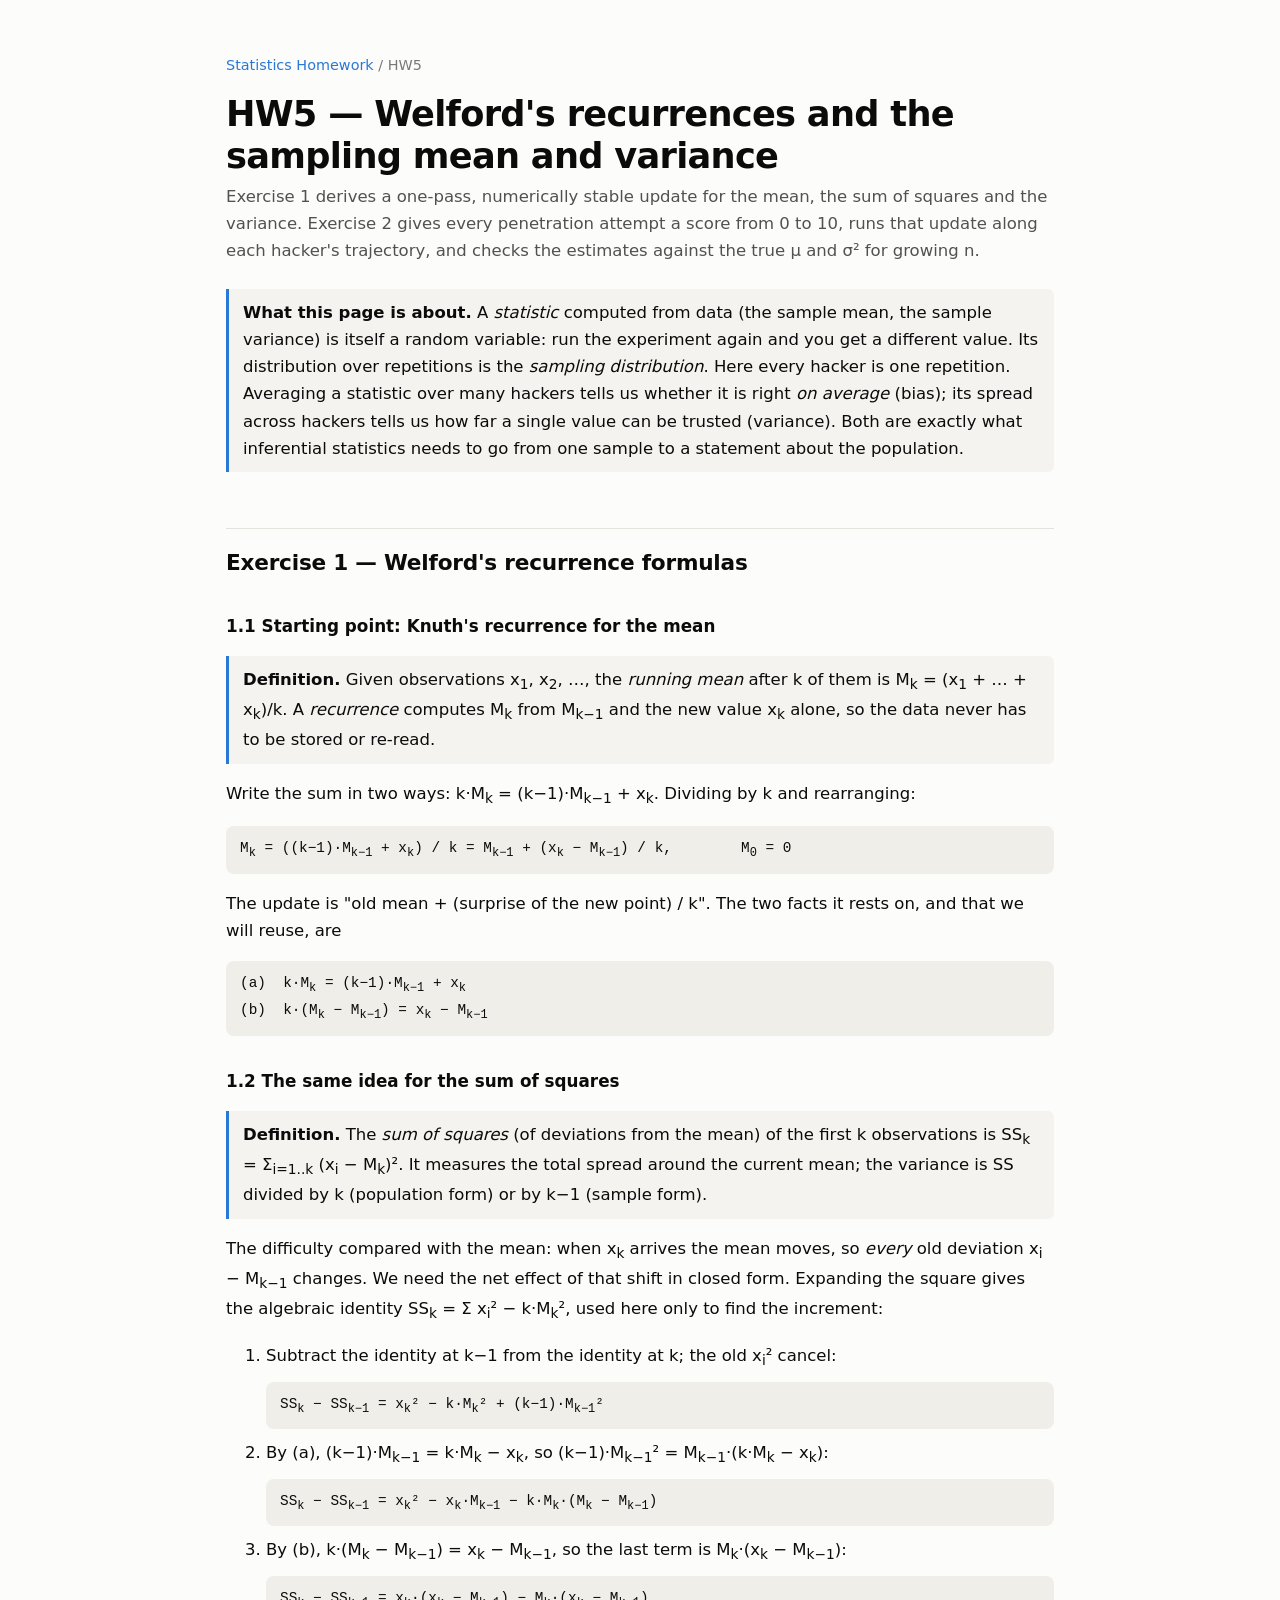
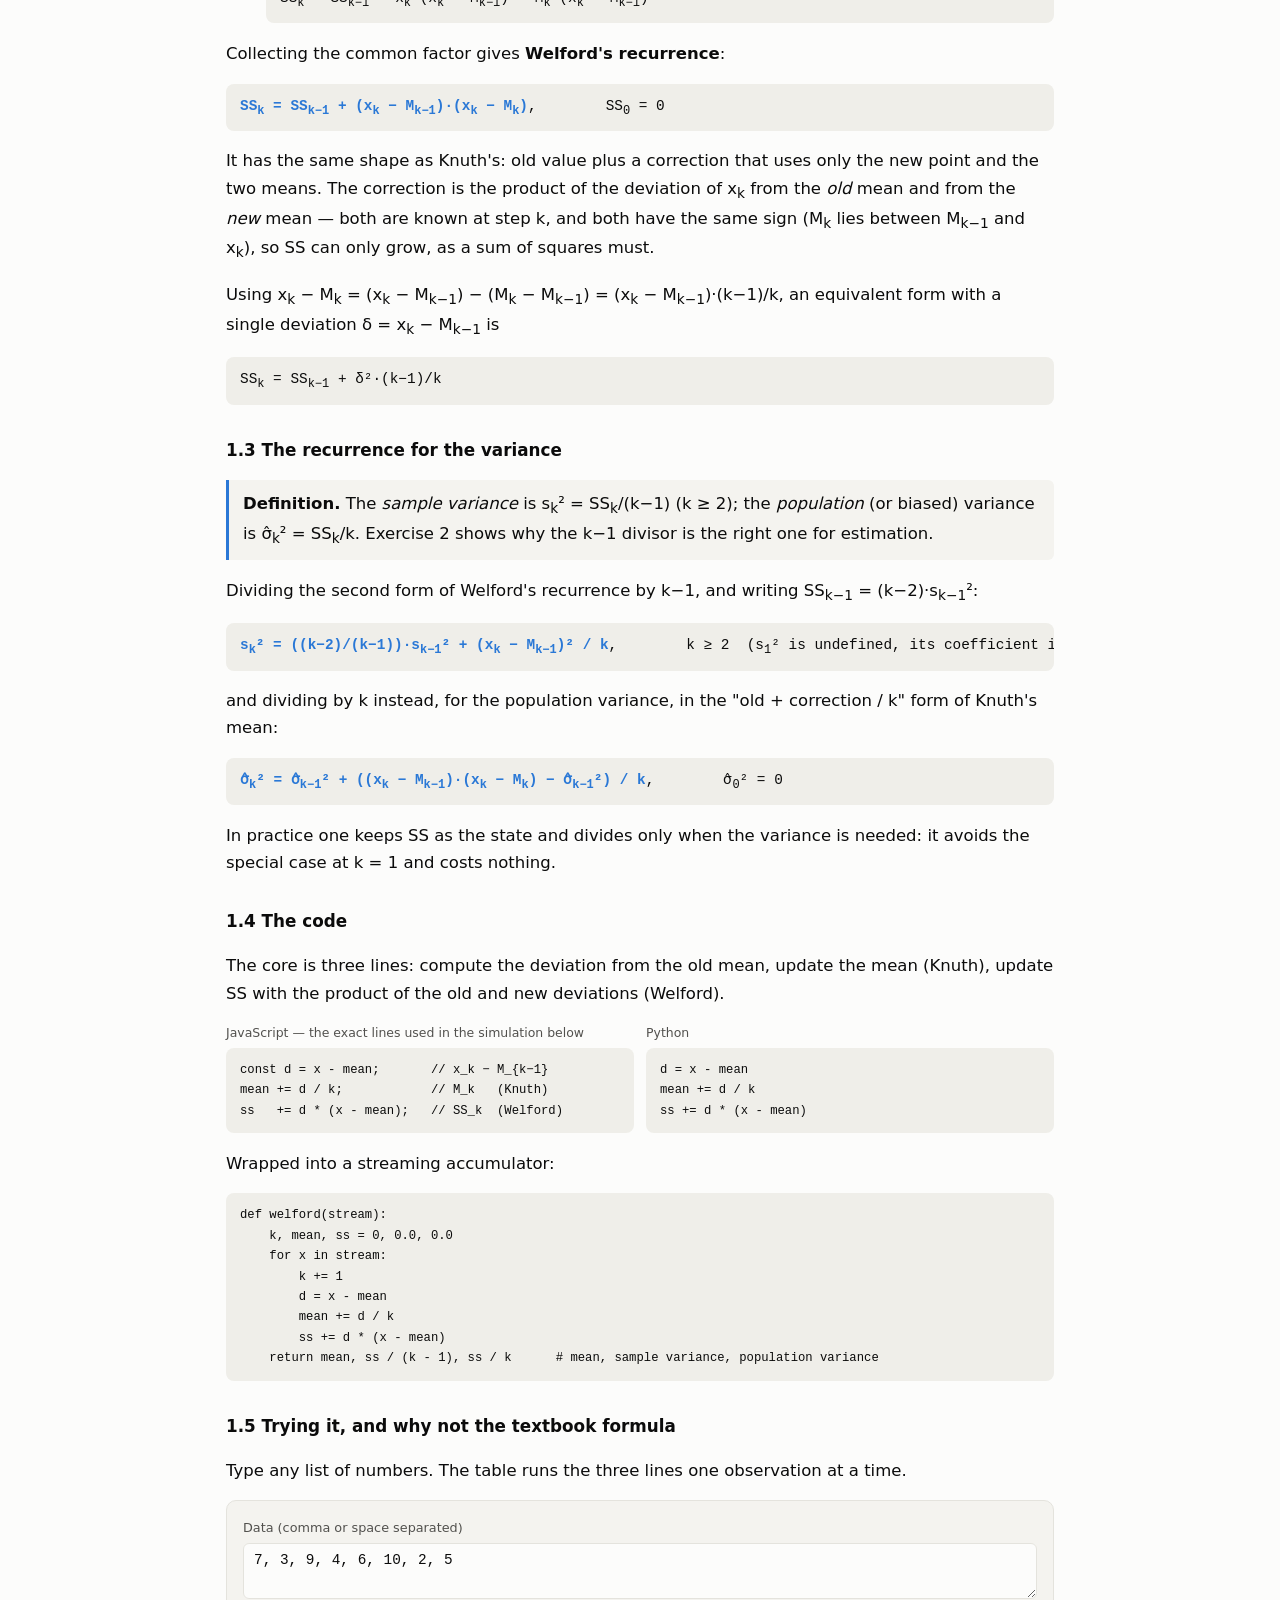
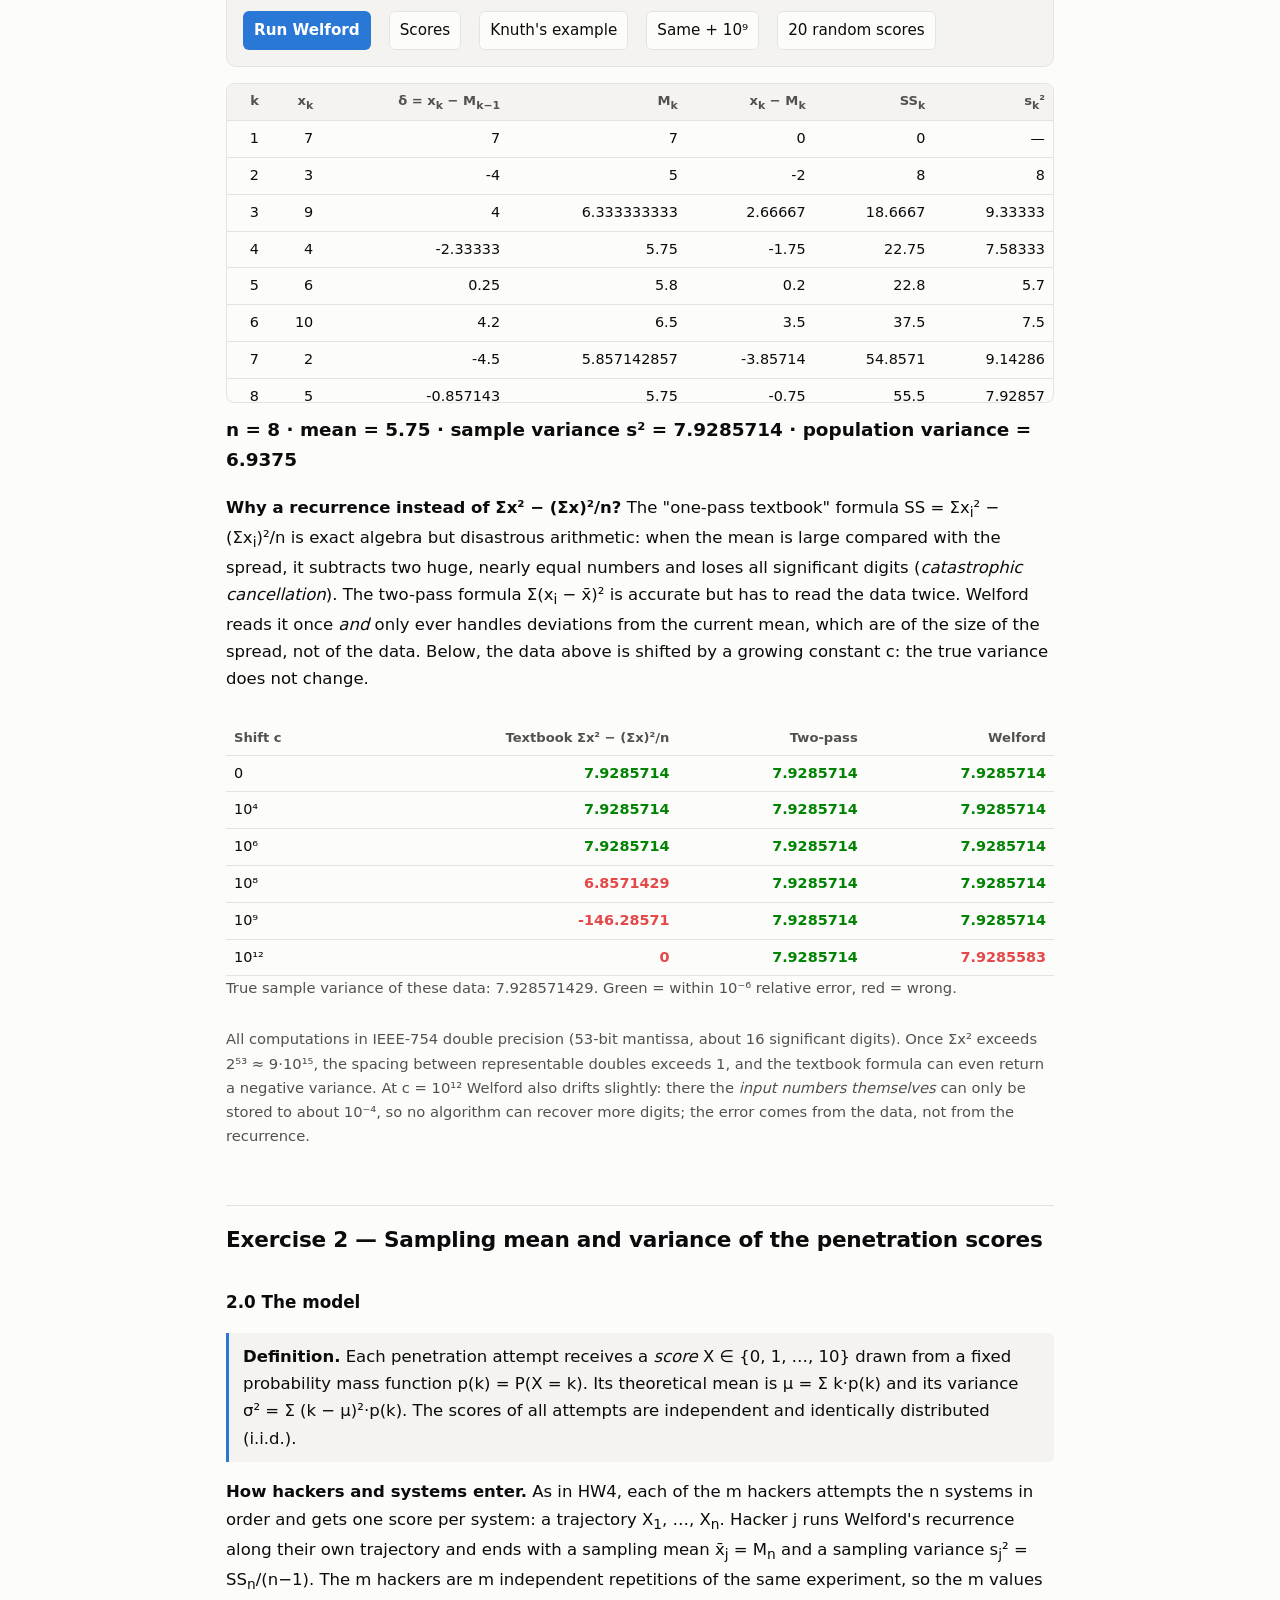
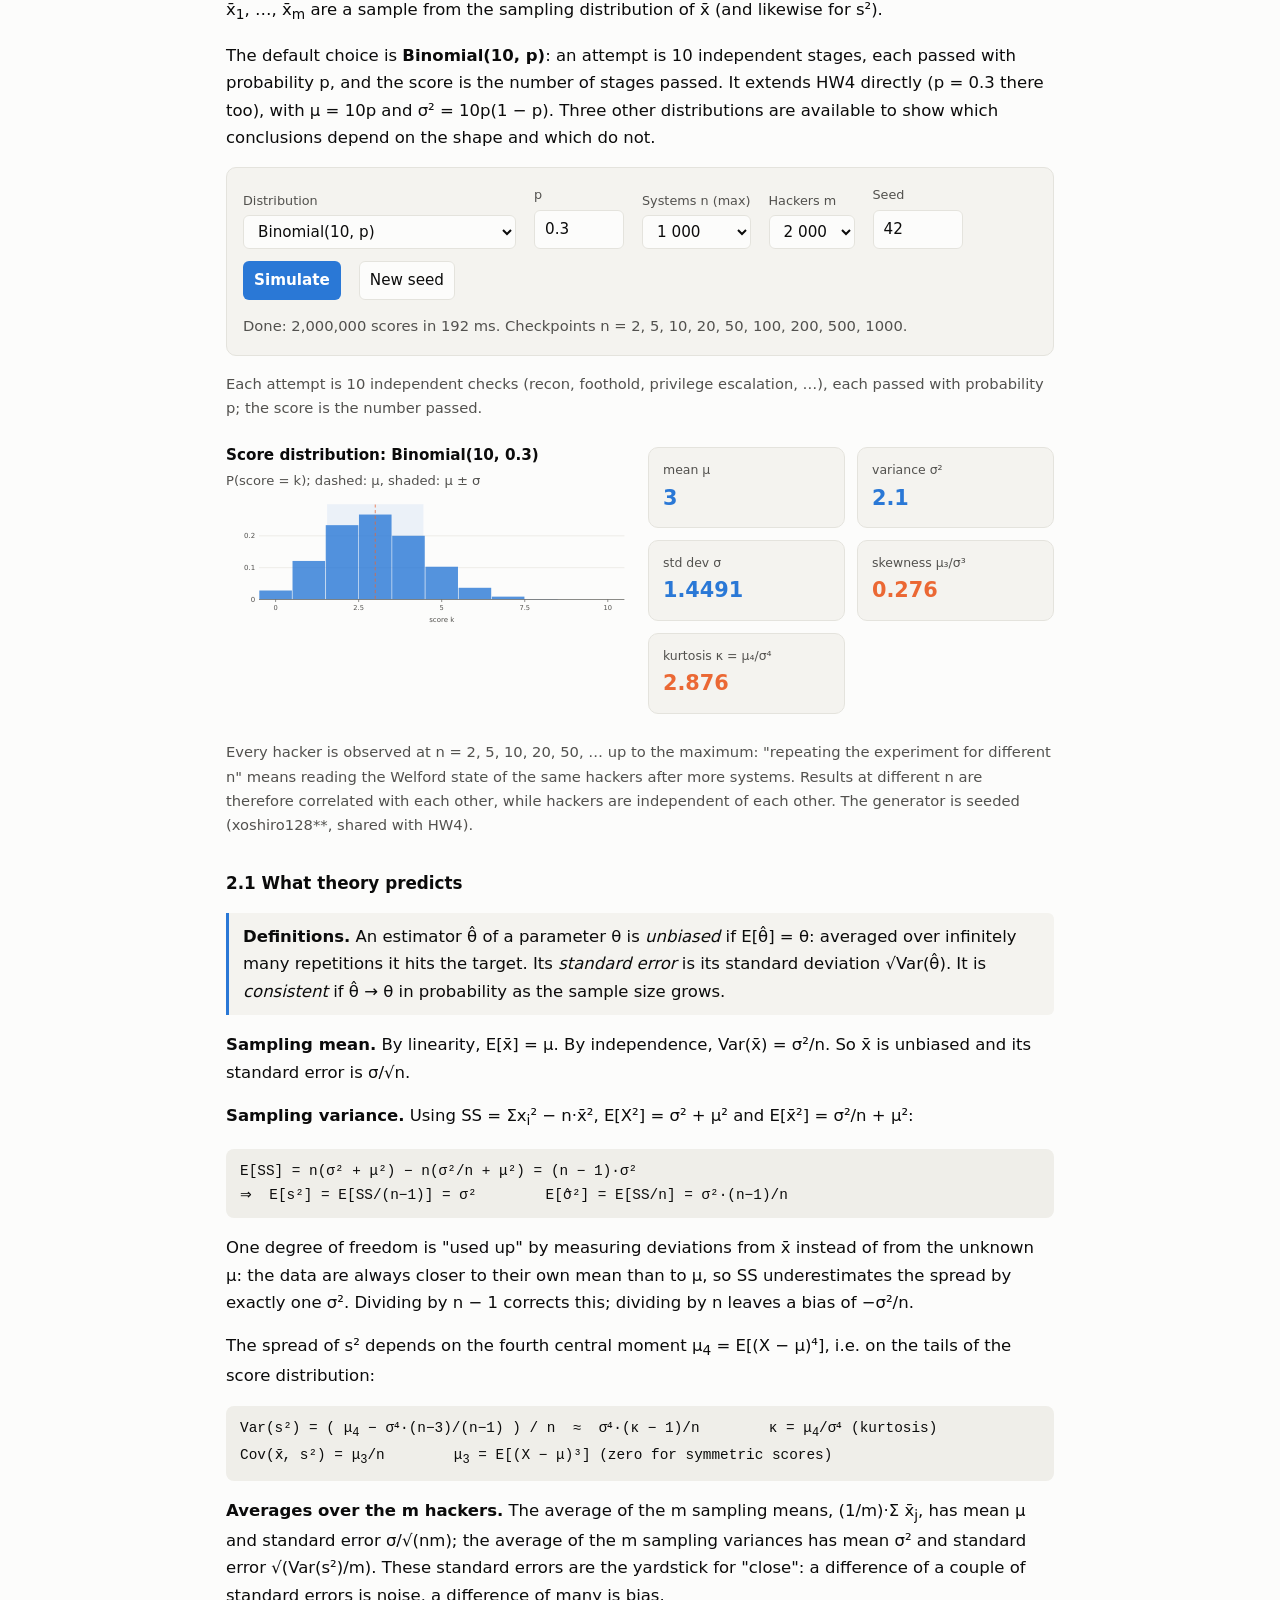
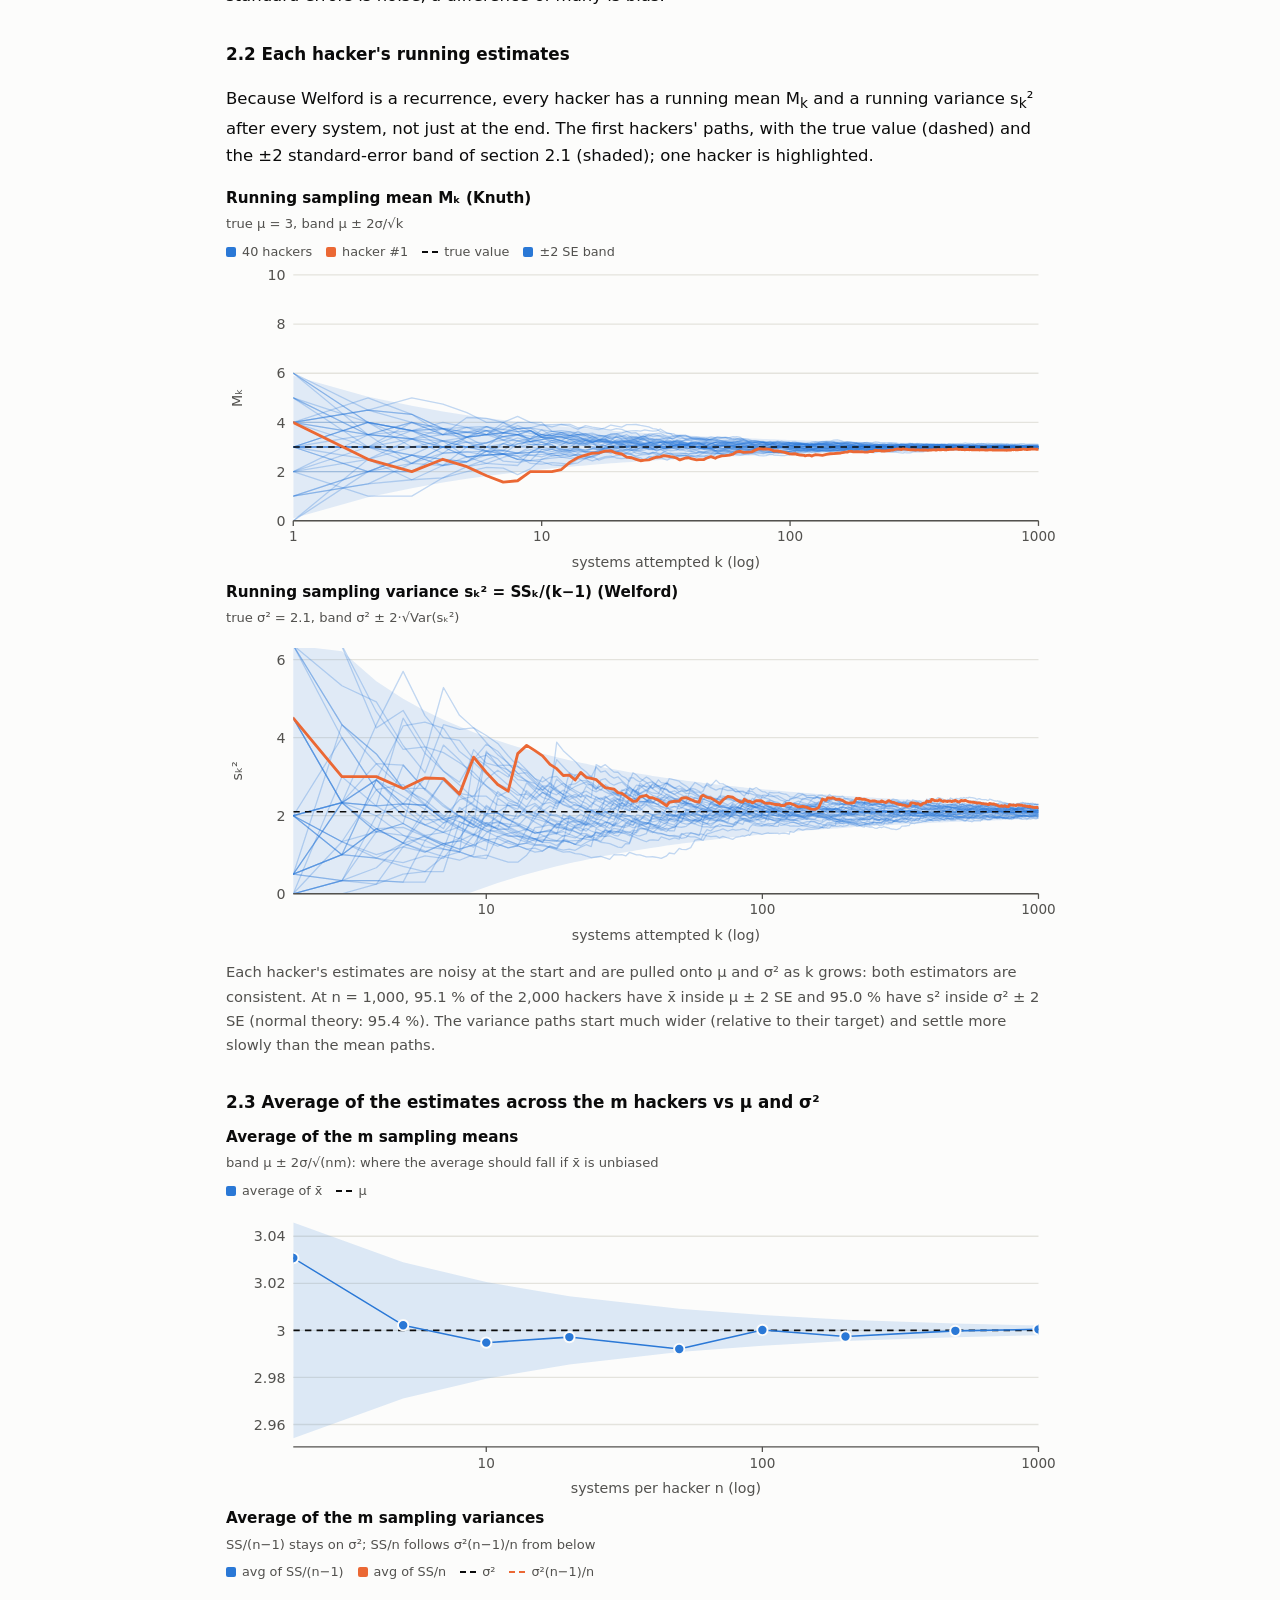
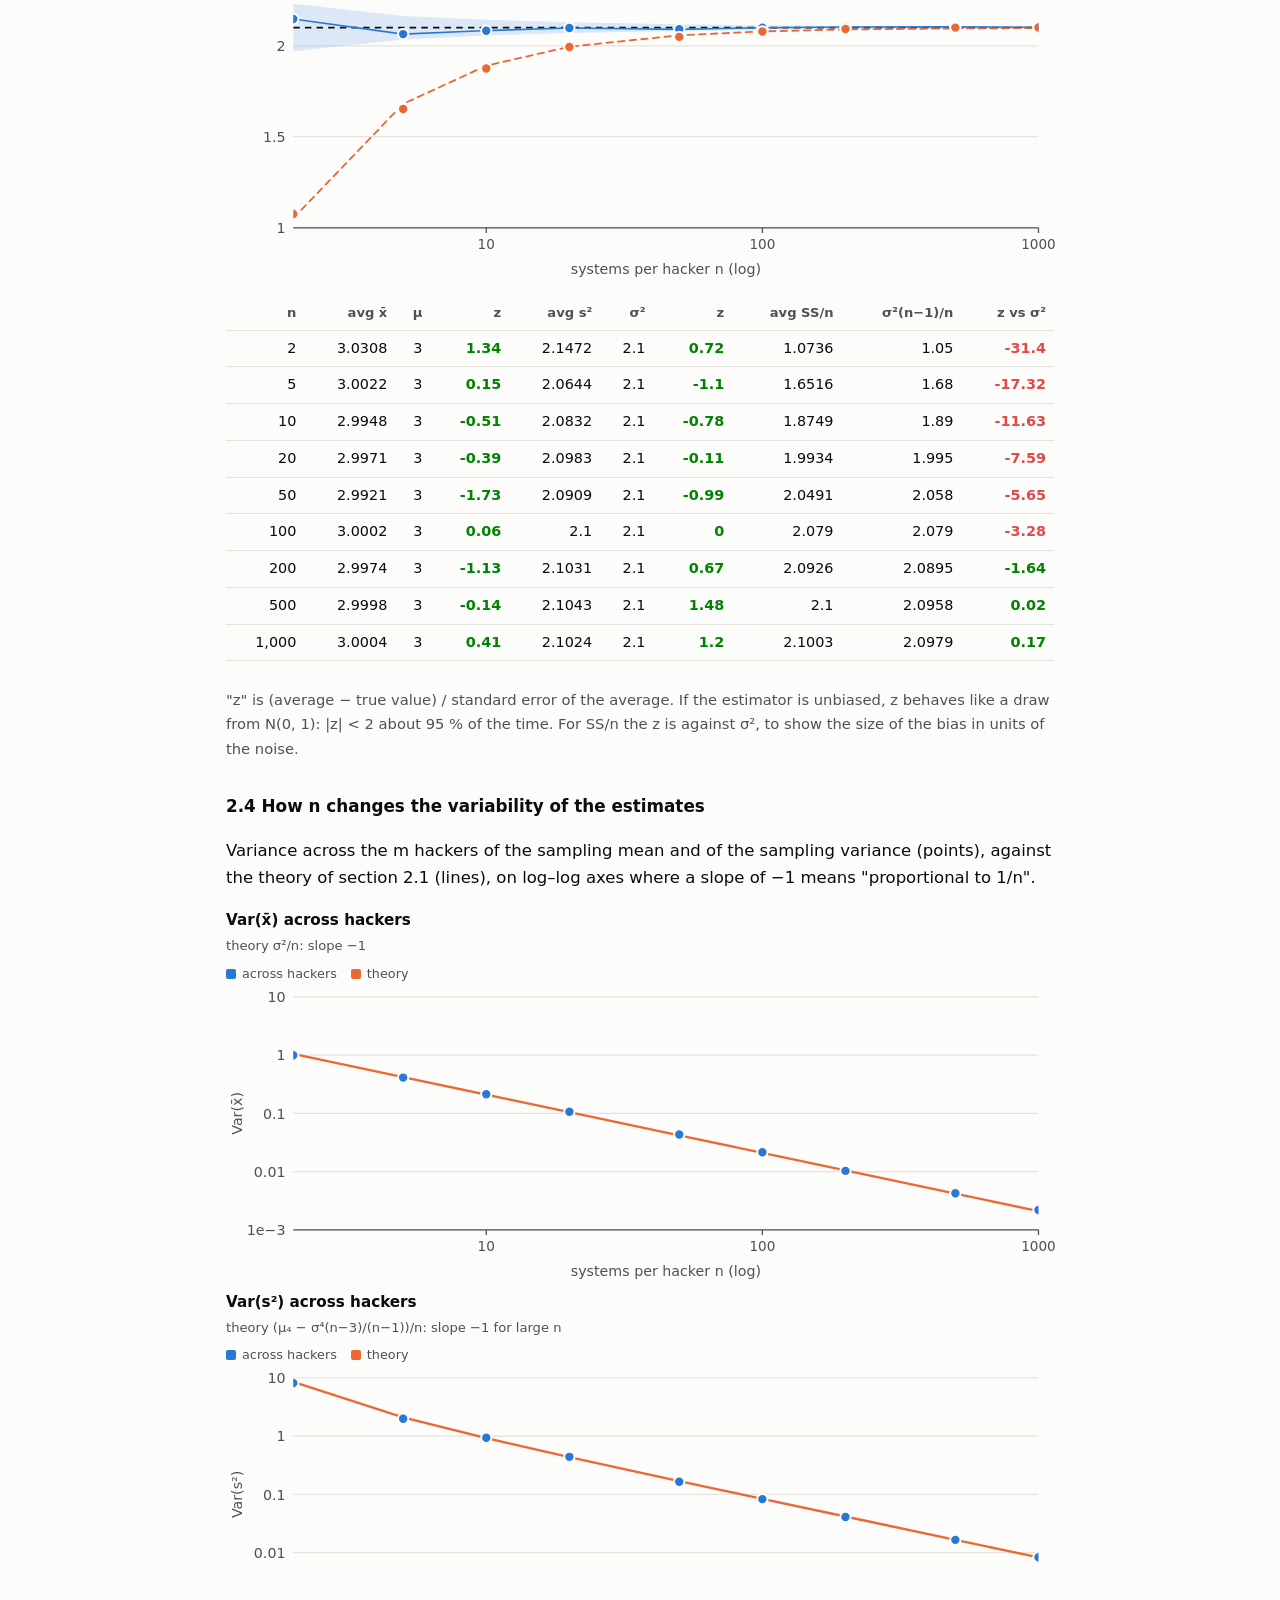
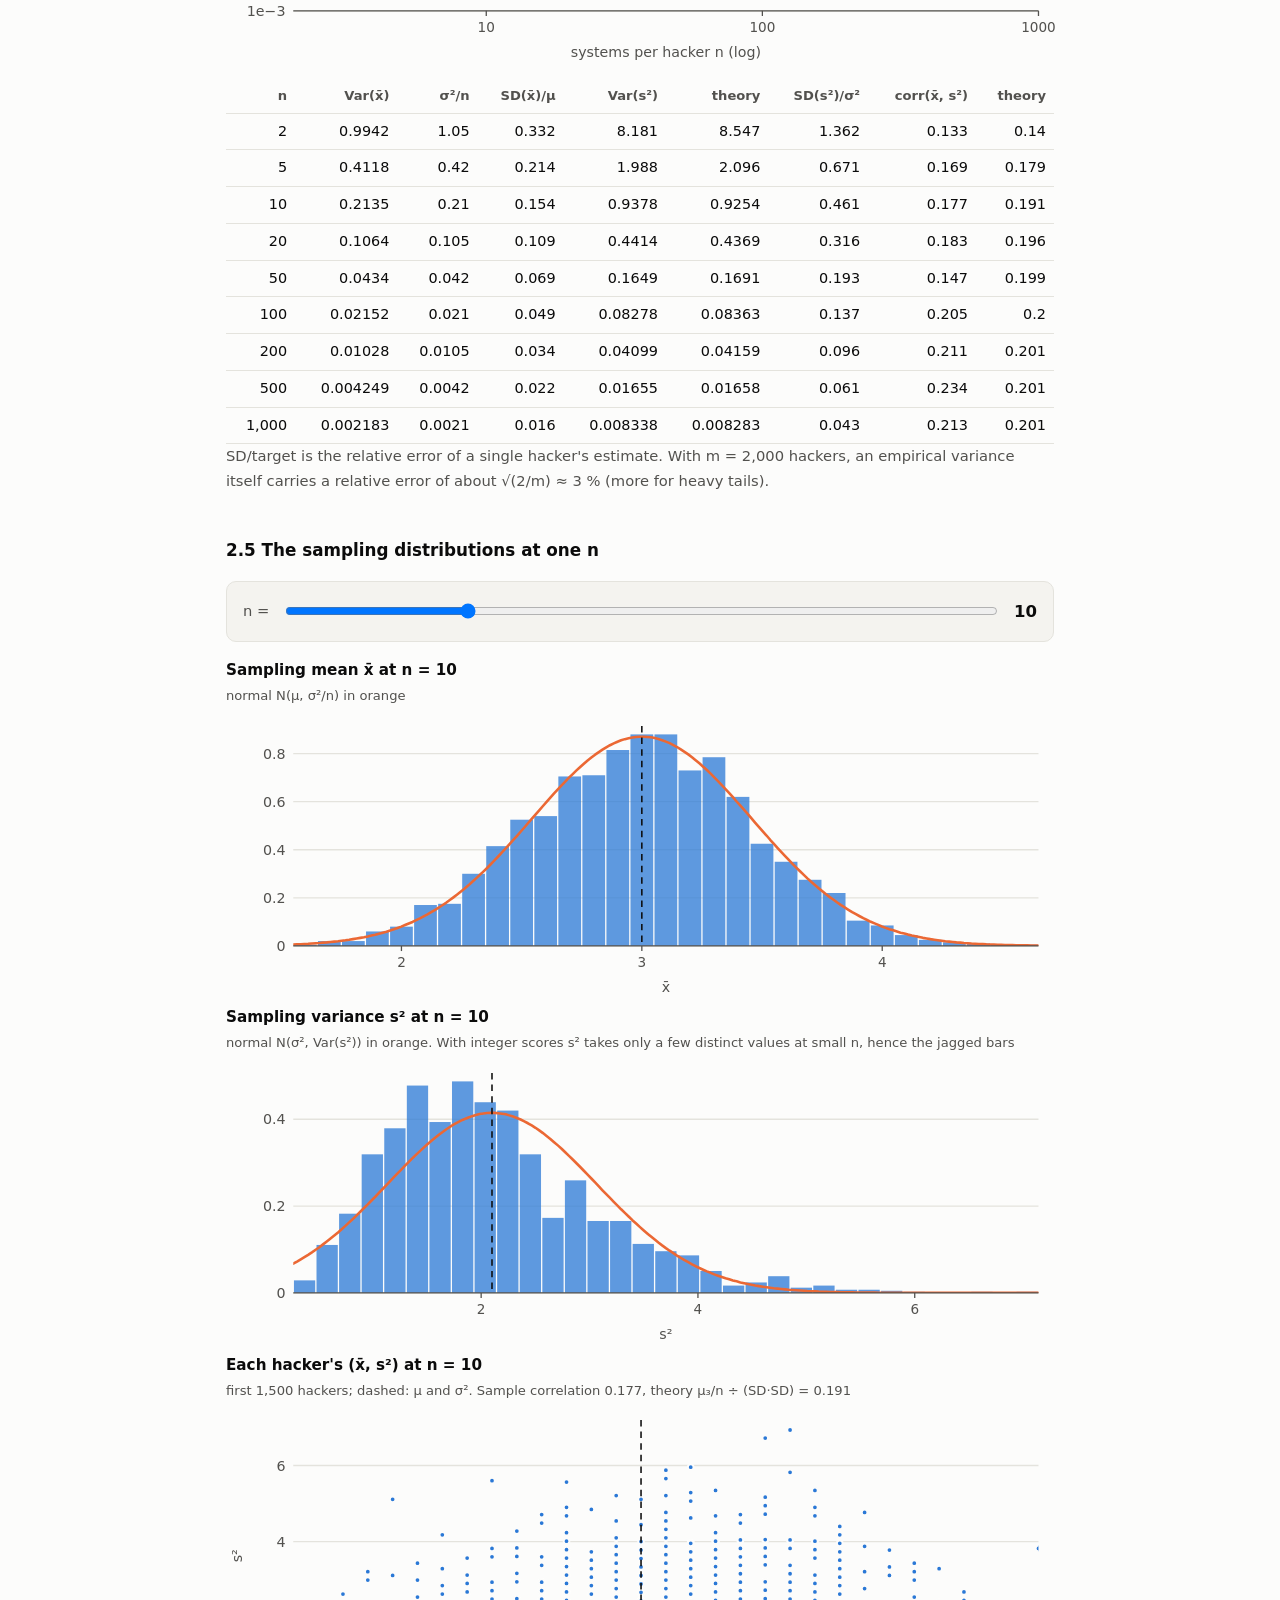
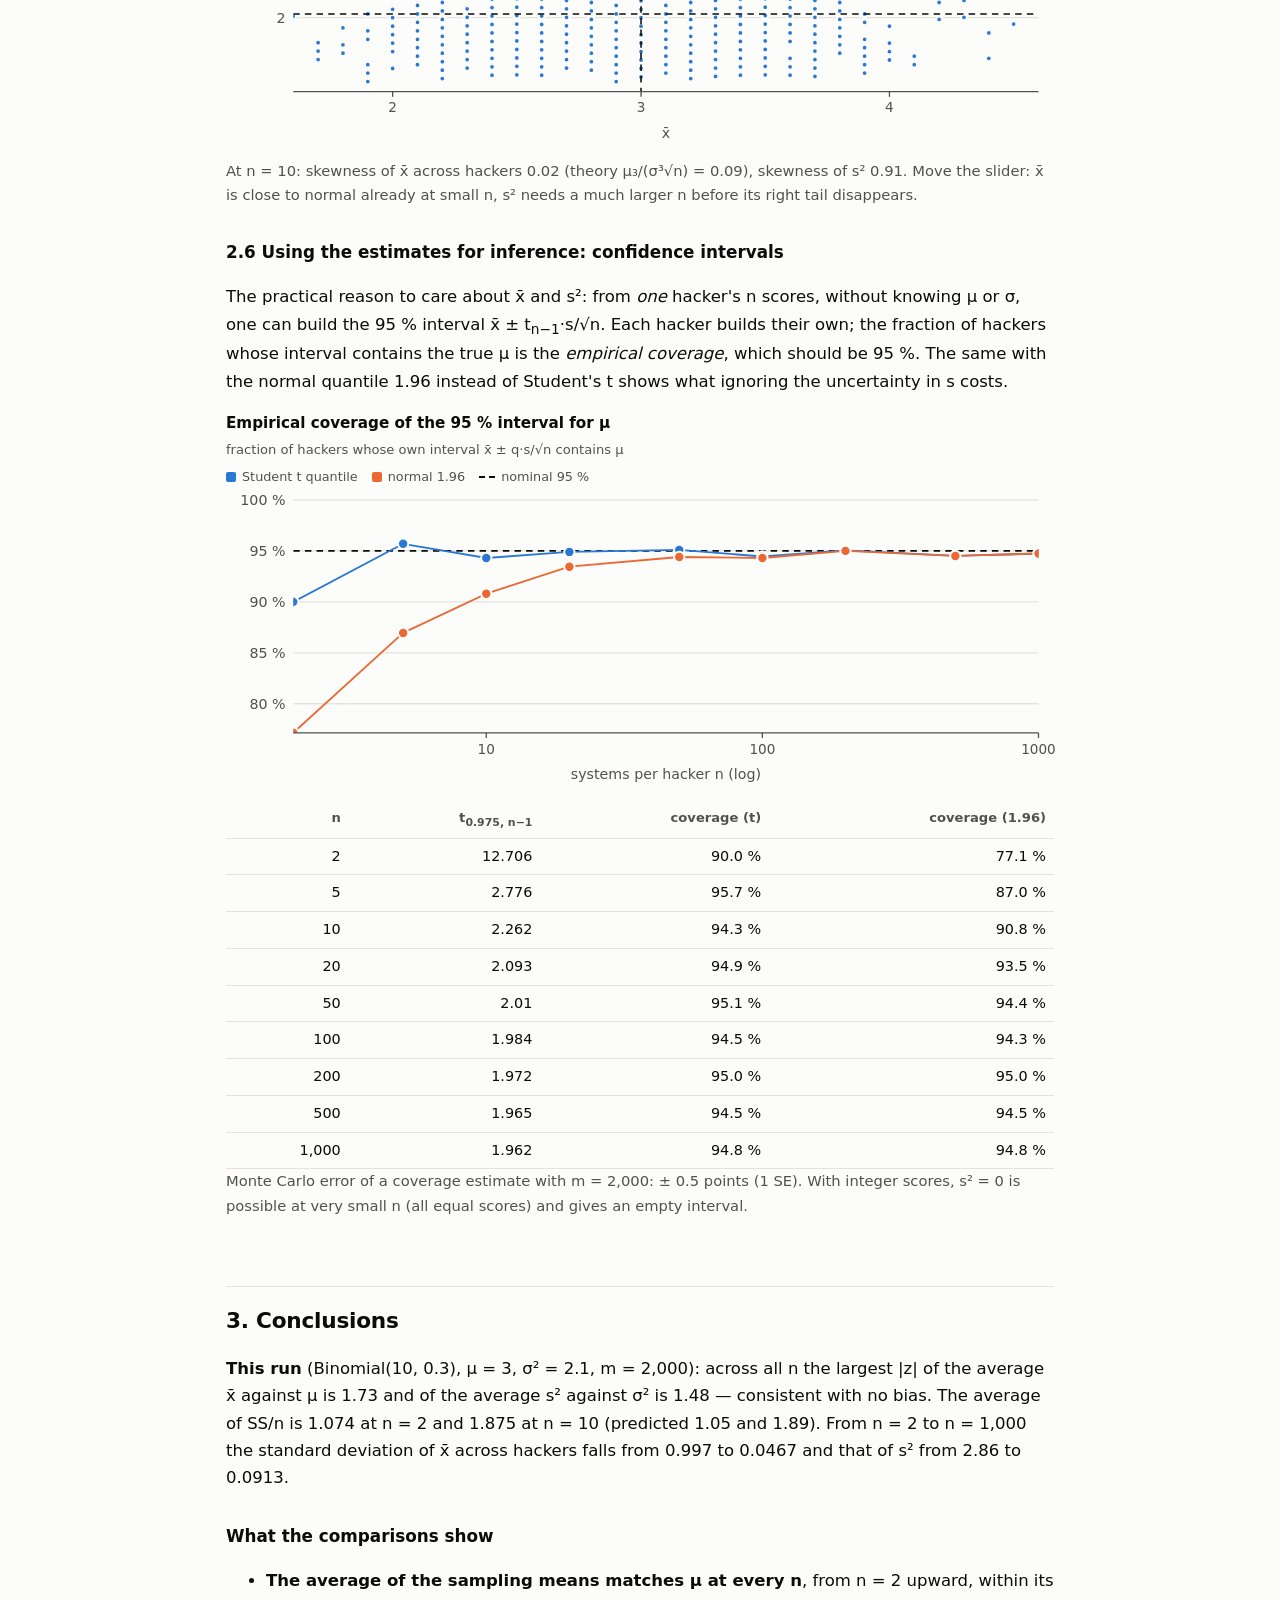
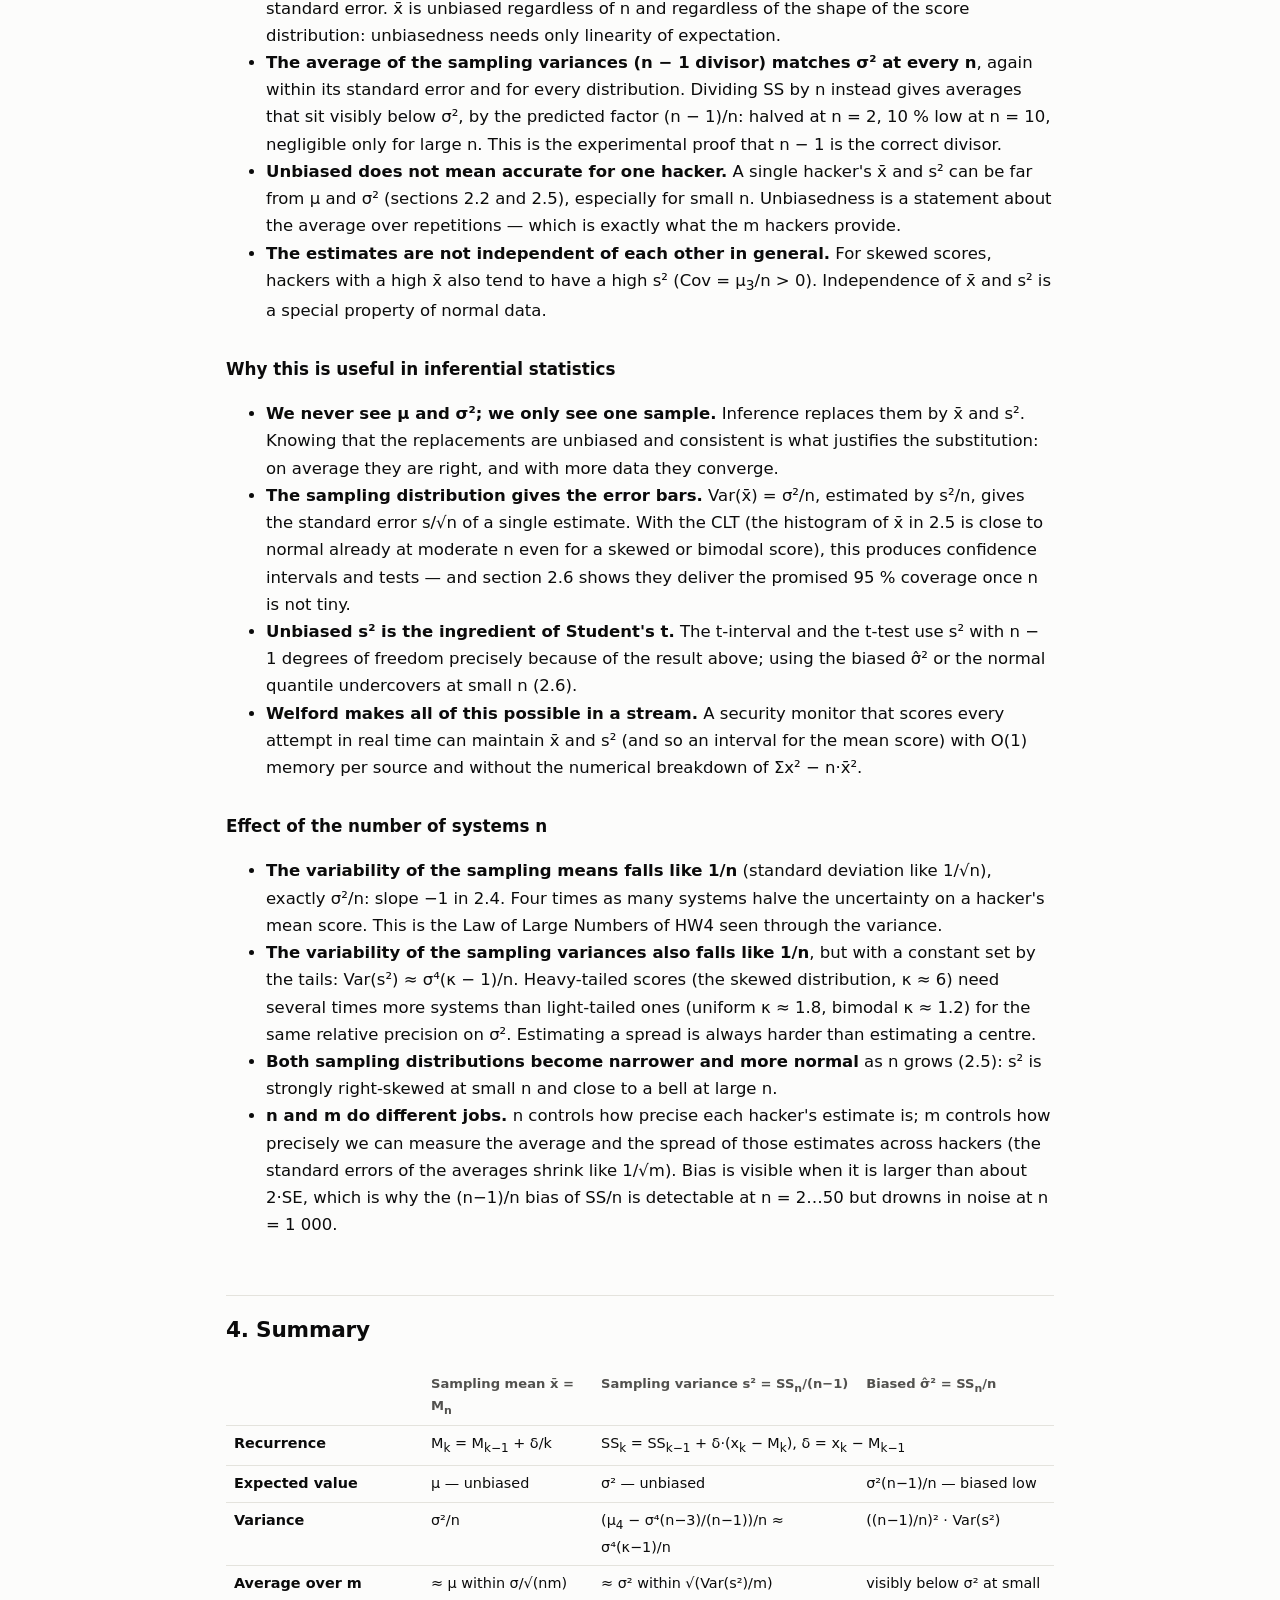
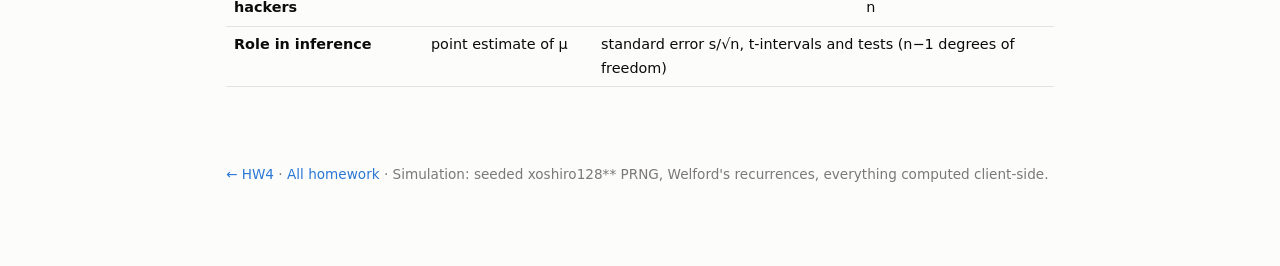
<file: hw5/index.html>
<!doctype html>
<html lang="en">
<head>
<meta charset="utf-8">
<meta name="viewport" content="width=device-width, initial-scale=1">
<title>HW5 · Welford, sampling mean and variance</title>
<link rel="stylesheet" href="../assets/style.css">
<style>
  .tiles { display:grid; grid-template-columns:repeat(auto-fit,minmax(130px,1fr)); gap:12px; margin:12px 0; }
  .tile { border:1px solid var(--line); border-radius:10px; padding:12px 14px; background:var(--panel); }
  .tile .lbl { font-size:.78rem; color:var(--fg2); }
  .tile .v { font-size:1.3rem; font-weight:700; font-variant-numeric:tabular-nums; color:var(--s1); }
  .tile .v.o { color:var(--s2); }
  .seg { display:inline-flex; border:1px solid var(--line); border-radius:7px; overflow:hidden; }
  .seg button { border-radius:0; background:var(--bg); color:var(--fg); border:none; font-weight:500; padding:6px 14px; }
  .seg button.on { background:var(--s1); color:#fff; font-weight:600; }
  .legend span.dash::before { height:0; width:16px; border-top:2px dashed var(--c); background:none; border-radius:0; vertical-align:3px; }
  .formula { font-family: ui-monospace, Menlo, Consolas, monospace; font-size:.9rem; background:var(--code); padding:10px 14px; border-radius:8px; overflow-x:auto; white-space:pre; line-height:1.7; margin:10px 0; }
  .formula b { color:var(--s1); }
  #status { min-height:1.4em; }
  .kv { font-variant-numeric: tabular-nums; }
  .slider-row { display:flex; gap:14px; align-items:center; flex-wrap:wrap; }
  .slider-row input[type=range] { flex:1; min-width:160px; }
  textarea { font: .9rem ui-monospace, Menlo, Consolas, monospace; width:100%; min-height:56px; color:var(--fg); background:var(--bg);
    border:1px solid var(--line); border-radius:6px; padding:8px 10px; resize:vertical; }
  .codegrid { display:grid; grid-template-columns:repeat(auto-fit,minmax(280px,1fr)); gap:12px; }
  .codegrid pre { margin:0; }
  .codegrid .lbl { font-size:.78rem; color:var(--fg2); margin:0 0 4px; }
  td.ok { color:var(--ok); font-weight:600; } td.bad { color:var(--bad); font-weight:600; }
  ol.steps li { margin:6px 0; }
  th { text-transform:none; letter-spacing:0; font-size:.82rem; }
  pre code { background:none; padding:0; }
</style>
</head>
<body>
<main>
<p class="crumb"><a href="../">Statistics Homework</a> / HW5</p>
<h1>HW5 — Welford's recurrences and the sampling mean and variance</h1>
<p class="sub">Exercise 1 derives a one-pass, numerically stable update for the mean, the sum of squares and the variance. Exercise 2 gives every penetration attempt a score from 0 to 10, runs that update along each hacker's trajectory, and checks the estimates against the true μ and σ² for growing n.</p>

<div class="def"><b>What this page is about.</b> A <i>statistic</i> computed from data (the sample mean, the sample variance) is itself a random variable: run the experiment again and you get a different value. Its distribution over repetitions is the <i>sampling distribution</i>. Here every hacker is one repetition. Averaging a statistic over many hackers tells us whether it is right <i>on average</i> (bias); its spread across hackers tells us how far a single value can be trusted (variance). Both are exactly what inferential statistics needs to go from one sample to a statement about the population.</div>

<!-- ======================================================================= -->
<h2>Exercise 1 — Welford's recurrence formulas</h2>

<h3>1.1 Starting point: Knuth's recurrence for the mean</h3>
<div class="def"><b>Definition.</b> Given observations x<sub>1</sub>, x<sub>2</sub>, …, the <i>running mean</i> after k of them is M<sub>k</sub> = (x<sub>1</sub> + … + x<sub>k</sub>)/k. A <i>recurrence</i> computes M<sub>k</sub> from M<sub>k−1</sub> and the new value x<sub>k</sub> alone, so the data never has to be stored or re-read.</div>
<p>Write the sum in two ways: k·M<sub>k</sub> = (k−1)·M<sub>k−1</sub> + x<sub>k</sub>. Dividing by k and rearranging:</p>
<div class="formula">M<sub>k</sub> = ((k−1)·M<sub>k−1</sub> + x<sub>k</sub>) / k = M<sub>k−1</sub> + (x<sub>k</sub> − M<sub>k−1</sub>) / k,        M<sub>0</sub> = 0</div>
<p>The update is "old mean + (surprise of the new point) / k". The two facts it rests on, and that we will reuse, are</p>
<div class="formula">(a)  k·M<sub>k</sub> = (k−1)·M<sub>k−1</sub> + x<sub>k</sub>
(b)  k·(M<sub>k</sub> − M<sub>k−1</sub>) = x<sub>k</sub> − M<sub>k−1</sub></div>

<h3>1.2 The same idea for the sum of squares</h3>
<div class="def"><b>Definition.</b> The <i>sum of squares</i> (of deviations from the mean) of the first k observations is SS<sub>k</sub> = Σ<sub>i=1..k</sub> (x<sub>i</sub> − M<sub>k</sub>)². It measures the total spread around the current mean; the variance is SS divided by k (population form) or by k−1 (sample form).</div>
<p>The difficulty compared with the mean: when x<sub>k</sub> arrives the mean moves, so <i>every</i> old deviation x<sub>i</sub> − M<sub>k−1</sub> changes. We need the net effect of that shift in closed form. Expanding the square gives the algebraic identity SS<sub>k</sub> = Σ x<sub>i</sub>² − k·M<sub>k</sub>², used here only to find the increment:</p>
<ol class="steps">
  <li>Subtract the identity at k−1 from the identity at k; the old x<sub>i</sub>² cancel:
    <div class="formula">SS<sub>k</sub> − SS<sub>k−1</sub> = x<sub>k</sub>² − k·M<sub>k</sub>² + (k−1)·M<sub>k−1</sub>²</div></li>
  <li>By (a), (k−1)·M<sub>k−1</sub> = k·M<sub>k</sub> − x<sub>k</sub>, so (k−1)·M<sub>k−1</sub>² = M<sub>k−1</sub>·(k·M<sub>k</sub> − x<sub>k</sub>):
    <div class="formula">SS<sub>k</sub> − SS<sub>k−1</sub> = x<sub>k</sub>² − x<sub>k</sub>·M<sub>k−1</sub> − k·M<sub>k</sub>·(M<sub>k</sub> − M<sub>k−1</sub>)</div></li>
  <li>By (b), k·(M<sub>k</sub> − M<sub>k−1</sub>) = x<sub>k</sub> − M<sub>k−1</sub>, so the last term is M<sub>k</sub>·(x<sub>k</sub> − M<sub>k−1</sub>):
    <div class="formula">SS<sub>k</sub> − SS<sub>k−1</sub> = x<sub>k</sub>·(x<sub>k</sub> − M<sub>k−1</sub>) − M<sub>k</sub>·(x<sub>k</sub> − M<sub>k−1</sub>)</div></li>
</ol>
<p>Collecting the common factor gives <b>Welford's recurrence</b>:</p>
<div class="formula"><b>SS<sub>k</sub> = SS<sub>k−1</sub> + (x<sub>k</sub> − M<sub>k−1</sub>)·(x<sub>k</sub> − M<sub>k</sub>)</b>,        SS<sub>0</sub> = 0</div>
<p>It has the same shape as Knuth's: old value plus a correction that uses only the new point and the two means. The correction is the product of the deviation of x<sub>k</sub> from the <i>old</i> mean and from the <i>new</i> mean — both are known at step k, and both have the same sign (M<sub>k</sub> lies between M<sub>k−1</sub> and x<sub>k</sub>), so SS can only grow, as a sum of squares must.</p>
<p>Using x<sub>k</sub> − M<sub>k</sub> = (x<sub>k</sub> − M<sub>k−1</sub>) − (M<sub>k</sub> − M<sub>k−1</sub>) = (x<sub>k</sub> − M<sub>k−1</sub>)·(k−1)/k, an equivalent form with a single deviation δ = x<sub>k</sub> − M<sub>k−1</sub> is</p>
<div class="formula">SS<sub>k</sub> = SS<sub>k−1</sub> + δ²·(k−1)/k</div>

<h3>1.3 The recurrence for the variance</h3>
<div class="def"><b>Definition.</b> The <i>sample variance</i> is s<sub>k</sub>² = SS<sub>k</sub>/(k−1) (k ≥ 2); the <i>population</i> (or biased) variance is σ̂<sub>k</sub>² = SS<sub>k</sub>/k. Exercise 2 shows why the k−1 divisor is the right one for estimation.</div>
<p>Dividing the second form of Welford's recurrence by k−1, and writing SS<sub>k−1</sub> = (k−2)·s<sub>k−1</sub>²:</p>
<div class="formula"><b>s<sub>k</sub>² = ((k−2)/(k−1))·s<sub>k−1</sub>² + (x<sub>k</sub> − M<sub>k−1</sub>)² / k</b>,        k ≥ 2  (s<sub>1</sub>² is undefined, its coefficient is 0)</div>
<p>and dividing by k instead, for the population variance, in the "old + correction / k" form of Knuth's mean:</p>
<div class="formula"><b>σ̂<sub>k</sub>² = σ̂<sub>k−1</sub>² + ((x<sub>k</sub> − M<sub>k−1</sub>)·(x<sub>k</sub> − M<sub>k</sub>) − σ̂<sub>k−1</sub>²) / k</b>,        σ̂<sub>0</sub>² = 0</div>
<p>In practice one keeps SS as the state and divides only when the variance is needed: it avoids the special case at k = 1 and costs nothing.</p>

<h3>1.4 The code</h3>
<p>The core is three lines: compute the deviation from the old mean, update the mean (Knuth), update SS with the product of the old and new deviations (Welford).</p>
<div class="codegrid">
<div><p class="lbl">JavaScript — the exact lines used in the simulation below</p>
<pre><code>const d = x - mean;       // x_k − M_{k−1}
mean += d / k;            // M_k   (Knuth)
ss   += d * (x - mean);   // SS_k  (Welford)</code></pre></div>
<div><p class="lbl">Python</p>
<pre><code>d = x - mean
mean += d / k
ss += d * (x - mean)</code></pre></div>
</div>
<p>Wrapped into a streaming accumulator:</p>
<pre><code>def welford(stream):
    k, mean, ss = 0, 0.0, 0.0
    for x in stream:
        k += 1
        d = x - mean
        mean += d / k
        ss += d * (x - mean)
    return mean, ss / (k - 1), ss / k      # mean, sample variance, population variance</code></pre>

<h3>1.5 Trying it, and why not the textbook formula</h3>
<p>Type any list of numbers. The table runs the three lines one observation at a time.</p>
<div class="panel">
  <div class="controls" style="flex-direction:column;align-items:stretch">
    <label>Data (comma or space separated) <textarea id="e1-data">7, 3, 9, 4, 6, 10, 2, 5</textarea></label>
    <div class="controls">
      <button id="e1-run">Run Welford</button>
      <button class="ghost" data-pre="7, 3, 9, 4, 6, 10, 2, 5">Scores</button>
      <button class="ghost" data-pre="4, 7, 13, 16">Knuth's example</button>
      <button class="ghost" data-pre="1000000004, 1000000007, 1000000013, 1000000016">Same + 10⁹</button>
      <button class="ghost" data-pre="rand">20 random scores</button>
    </div>
  </div>
</div>
<div class="scroll"><table id="e1-table"></table></div>
<p id="e1-res" class="result kv" style="margin-top:12px"></p>

<p><b>Why a recurrence instead of Σx² − (Σx)²/n?</b> The "one-pass textbook" formula SS = Σx<sub>i</sub>² − (Σx<sub>i</sub>)²/n is exact algebra but disastrous arithmetic: when the mean is large compared with the spread, it subtracts two huge, nearly equal numbers and loses all significant digits (<i>catastrophic cancellation</i>). The two-pass formula Σ(x<sub>i</sub> − x̄)² is accurate but has to read the data twice. Welford reads it once <i>and</i> only ever handles deviations from the current mean, which are of the size of the spread, not of the data. Below, the data above is shifted by a growing constant c: the true variance does not change.</p>
<div style="overflow-x:auto"><table id="e1-cancel"></table></div>
<p class="note">All computations in IEEE-754 double precision (53-bit mantissa, about 16 significant digits). Once Σx² exceeds 2⁵³ ≈ 9·10¹⁵, the spacing between representable doubles exceeds 1, and the textbook formula can even return a negative variance. At c = 10¹² Welford also drifts slightly: there the <i>input numbers themselves</i> can only be stored to about 10⁻⁴, so no algorithm can recover more digits; the error comes from the data, not from the recurrence.</p>

<!-- ======================================================================= -->
<h2>Exercise 2 — Sampling mean and variance of the penetration scores</h2>

<h3>2.0 The model</h3>
<div class="def"><b>Definition.</b> Each penetration attempt receives a <i>score</i> X ∈ {0, 1, …, 10} drawn from a fixed probability mass function p(k) = P(X = k). Its theoretical mean is μ = Σ k·p(k) and its variance σ² = Σ (k − μ)²·p(k). The scores of all attempts are independent and identically distributed (i.i.d.).</div>
<p><b>How hackers and systems enter.</b> As in HW4, each of the m hackers attempts the n systems in order and gets one score per system: a trajectory X<sub>1</sub>, …, X<sub>n</sub>. Hacker j runs Welford's recurrence along their own trajectory and ends with a sampling mean x̄<sub>j</sub> = M<sub>n</sub> and a sampling variance s<sub>j</sub>² = SS<sub>n</sub>/(n−1). The m hackers are m independent repetitions of the same experiment, so the m values x̄<sub>1</sub>, …, x̄<sub>m</sub> are a sample from the sampling distribution of x̄ (and likewise for s²).</p>
<p>The default choice is <b>Binomial(10, p)</b>: an attempt is 10 independent stages, each passed with probability p, and the score is the number of stages passed. It extends HW4 directly (p = 0.3 there too), with μ = 10p and σ² = 10p(1 − p). Three other distributions are available to show which conclusions depend on the shape and which do not.</p>

<div class="panel">
  <div class="controls">
    <label>Distribution
      <select id="dist">
        <option value="binom" selected>Binomial(10, p)</option>
        <option value="unif">Uniform{0…10}</option>
        <option value="geom">Truncated geometric (skewed)</option>
        <option value="bimodal">Bimodal (all-or-nothing)</option>
      </select></label>
    <label id="p-lbl">p <input id="p" type="number" min="0.05" max="0.95" step="0.05" value="0.3"></label>
    <label>Systems n (max)
      <select id="N"><option value="100">100</option><option value="1000" selected>1 000</option><option value="10000">10 000</option></select></label>
    <label>Hackers m
      <select id="m"><option value="200">200</option><option value="1000">1 000</option><option value="2000" selected>2 000</option><option value="5000">5 000</option></select></label>
    <label>Seed <input id="seed" type="number" value="42"></label>
    <button id="run">Simulate</button>
    <button id="reseed" class="ghost">New seed</button>
  </div>
  <p id="status" class="note" style="margin-bottom:0"></p>
</div>
<p class="note" id="story"></p>
<div class="grid2">
  <div id="pmf"></div>
  <div class="tiles" id="dist-tiles" style="align-content:start"></div>
</div>
<p class="note">Every hacker is observed at n = 2, 5, 10, 20, 50, … up to the maximum: "repeating the experiment for different n" means reading the Welford state of the same hackers after more systems. Results at different n are therefore correlated with each other, while hackers are independent of each other. The generator is seeded (xoshiro128**, shared with HW4).</p>

<h3>2.1 What theory predicts</h3>
<div class="def"><b>Definitions.</b> An estimator θ̂ of a parameter θ is <i>unbiased</i> if E[θ̂] = θ: averaged over infinitely many repetitions it hits the target. Its <i>standard error</i> is its standard deviation √Var(θ̂). It is <i>consistent</i> if θ̂ → θ in probability as the sample size grows.</div>
<p><b>Sampling mean.</b> By linearity, E[x̄] = μ. By independence, Var(x̄) = σ²/n. So x̄ is unbiased and its standard error is σ/√n.</p>
<p><b>Sampling variance.</b> Using SS = Σx<sub>i</sub>² − n·x̄², E[X²] = σ² + μ² and E[x̄²] = σ²/n + μ²:</p>
<div class="formula">E[SS] = n(σ² + μ²) − n(σ²/n + μ²) = (n − 1)·σ²
⇒  E[s²] = E[SS/(n−1)] = σ²        E[σ̂²] = E[SS/n] = σ²·(n−1)/n</div>
<p>One degree of freedom is "used up" by measuring deviations from x̄ instead of from the unknown μ: the data are always closer to their own mean than to μ, so SS underestimates the spread by exactly one σ². Dividing by n − 1 corrects this; dividing by n leaves a bias of −σ²/n.</p>
<p>The spread of s² depends on the fourth central moment μ<sub>4</sub> = E[(X − μ)⁴], i.e. on the tails of the score distribution:</p>
<div class="formula">Var(s²) = ( μ<sub>4</sub> − σ⁴·(n−3)/(n−1) ) / n  ≈  σ⁴·(κ − 1)/n        κ = μ<sub>4</sub>/σ⁴ (kurtosis)
Cov(x̄, s²) = μ<sub>3</sub>/n        μ<sub>3</sub> = E[(X − μ)³] (zero for symmetric scores)</div>
<p><b>Averages over the m hackers.</b> The average of the m sampling means, (1/m)·Σ x̄<sub>j</sub>, has mean μ and standard error σ/√(nm); the average of the m sampling variances has mean σ² and standard error √(Var(s²)/m). These standard errors are the yardstick for "close": a difference of a couple of standard errors is noise, a difference of many is bias.</p>

<h3>2.2 Each hacker's running estimates</h3>
<p>Because Welford is a recurrence, every hacker has a running mean M<sub>k</sub> and a running variance s<sub>k</sub>² after every system, not just at the end. The first hackers' paths, with the true value (dashed) and the ±2 standard-error band of section 2.1 (shaded); one hacker is highlighted.</p>
<div id="run-mean"></div>
<div id="run-var"></div>
<p id="run-text" class="note"></p>

<h3>2.3 Average of the estimates across the m hackers vs μ and σ²</h3>
<div id="avg-mean"></div>
<div id="avg-var"></div>
<div style="overflow-x:auto"><table id="avg-table"></table></div>
<p class="note">"z" is (average − true value) / standard error of the average. If the estimator is unbiased, z behaves like a draw from N(0, 1): |z| &lt; 2 about 95 % of the time. For SS/n the z is against σ², to show the size of the bias in units of the noise.</p>

<h3>2.4 How n changes the variability of the estimates</h3>
<p>Variance across the m hackers of the sampling mean and of the sampling variance (points), against the theory of section 2.1 (lines), on log–log axes where a slope of −1 means "proportional to 1/n".</p>
<div id="v-xbar"></div>
<div id="v-s2"></div>
<div style="overflow-x:auto"><table id="v-table"></table></div>

<h3>2.5 The sampling distributions at one n</h3>
<div class="panel"><div class="slider-row"><span class="note">n =</span><input id="h-n" type="range" min="0" max="8" value="2"><b id="h-nlbl" class="kv"></b></div></div>
<div id="h-xbar"></div>
<div id="h-s2"></div>
<div id="scatter"></div>
<p id="h-text" class="note"></p>

<h3>2.6 Using the estimates for inference: confidence intervals</h3>
<p>The practical reason to care about x̄ and s²: from <i>one</i> hacker's n scores, without knowing μ or σ, one can build the 95 % interval x̄ ± t<sub>n−1</sub>·s/√n. Each hacker builds their own; the fraction of hackers whose interval contains the true μ is the <i>empirical coverage</i>, which should be 95 %. The same with the normal quantile 1.96 instead of Student's t shows what ignoring the uncertainty in s costs.</p>
<div id="cov"></div>
<div style="overflow-x:auto"><table id="cov-table"></table></div>

<h2>3. Conclusions</h2>
<p id="concl-num"></p>
<h3>What the comparisons show</h3>
<ul>
  <li><b>The average of the sampling means matches μ at every n</b>, from n = 2 upward, within its standard error. x̄ is unbiased regardless of n and regardless of the shape of the score distribution: unbiasedness needs only linearity of expectation.</li>
  <li><b>The average of the sampling variances (n − 1 divisor) matches σ² at every n</b>, again within its standard error and for every distribution. Dividing SS by n instead gives averages that sit visibly below σ², by the predicted factor (n − 1)/n: halved at n = 2, 10 % low at n = 10, negligible only for large n. This is the experimental proof that n − 1 is the correct divisor.</li>
  <li><b>Unbiased does not mean accurate for one hacker.</b> A single hacker's x̄ and s² can be far from μ and σ² (sections 2.2 and 2.5), especially for small n. Unbiasedness is a statement about the average over repetitions — which is exactly what the m hackers provide.</li>
  <li><b>The estimates are not independent of each other in general.</b> For skewed scores, hackers with a high x̄ also tend to have a high s² (Cov = μ<sub>3</sub>/n &gt; 0). Independence of x̄ and s² is a special property of normal data.</li>
</ul>
<h3>Why this is useful in inferential statistics</h3>
<ul>
  <li><b>We never see μ and σ²; we only see one sample.</b> Inference replaces them by x̄ and s². Knowing that the replacements are unbiased and consistent is what justifies the substitution: on average they are right, and with more data they converge.</li>
  <li><b>The sampling distribution gives the error bars.</b> Var(x̄) = σ²/n, estimated by s²/n, gives the standard error s/√n of a single estimate. With the CLT (the histogram of x̄ in 2.5 is close to normal already at moderate n even for a skewed or bimodal score), this produces confidence intervals and tests — and section 2.6 shows they deliver the promised 95 % coverage once n is not tiny.</li>
  <li><b>Unbiased s² is the ingredient of Student's t.</b> The t-interval and the t-test use s² with n − 1 degrees of freedom precisely because of the result above; using the biased σ̂² or the normal quantile undercovers at small n (2.6).</li>
  <li><b>Welford makes all of this possible in a stream.</b> A security monitor that scores every attempt in real time can maintain x̄ and s² (and so an interval for the mean score) with O(1) memory per source and without the numerical breakdown of Σx² − n·x̄².</li>
</ul>
<h3>Effect of the number of systems n</h3>
<ul>
  <li><b>The variability of the sampling means falls like 1/n</b> (standard deviation like 1/√n), exactly σ²/n: slope −1 in 2.4. Four times as many systems halve the uncertainty on a hacker's mean score. This is the Law of Large Numbers of HW4 seen through the variance.</li>
  <li><b>The variability of the sampling variances also falls like 1/n</b>, but with a constant set by the tails: Var(s²) ≈ σ⁴(κ − 1)/n. Heavy-tailed scores (the skewed distribution, κ ≈ 6) need several times more systems than light-tailed ones (uniform κ ≈ 1.8, bimodal κ ≈ 1.2) for the same relative precision on σ². Estimating a spread is always harder than estimating a centre.</li>
  <li><b>Both sampling distributions become narrower and more normal</b> as n grows (2.5): s² is strongly right-skewed at small n and close to a bell at large n.</li>
  <li><b>n and m do different jobs.</b> n controls how precise each hacker's estimate is; m controls how precisely we can measure the average and the spread of those estimates across hackers (the standard errors of the averages shrink like 1/√m). Bias is visible when it is larger than about 2·SE, which is why the (n−1)/n bias of SS/n is detectable at n = 2…50 but drowns in noise at n = 1 000.</li>
</ul>

<h2>4. Summary</h2>
<div style="overflow-x:auto">
<table>
  <thead><tr><th></th><th>Sampling mean x̄ = M<sub>n</sub></th><th>Sampling variance s² = SS<sub>n</sub>/(n−1)</th><th>Biased σ̂² = SS<sub>n</sub>/n</th></tr></thead>
  <tbody>
    <tr><td><b>Recurrence</b></td><td>M<sub>k</sub> = M<sub>k−1</sub> + δ/k</td><td colspan="2">SS<sub>k</sub> = SS<sub>k−1</sub> + δ·(x<sub>k</sub> − M<sub>k</sub>),  δ = x<sub>k</sub> − M<sub>k−1</sub></td></tr>
    <tr><td><b>Expected value</b></td><td>μ — unbiased</td><td>σ² — unbiased</td><td>σ²(n−1)/n — biased low</td></tr>
    <tr><td><b>Variance</b></td><td>σ²/n</td><td>(μ<sub>4</sub> − σ⁴(n−3)/(n−1))/n ≈ σ⁴(κ−1)/n</td><td>((n−1)/n)² · Var(s²)</td></tr>
    <tr><td><b>Average over m hackers</b></td><td>≈ μ within σ/√(nm)</td><td>≈ σ² within √(Var(s²)/m)</td><td>visibly below σ² at small n</td></tr>
    <tr><td><b>Role in inference</b></td><td>point estimate of μ</td><td colspan="2">standard error s/√n, t-intervals and tests (n−1 degrees of freedom)</td></tr>
  </tbody>
</table>
</div>

<footer><a href="../hw4/">← HW4</a> · <a href="../">All homework</a> · Simulation: seeded xoshiro128** PRNG, Welford's recurrences, everything computed client-side.</footer>
</main>

<script src="../hw4/sim.js"></script>
<script src="./sim.js"></script>
<script src="../hw4/plot.js"></script>
<script>
const $ = (s) => document.querySelector(s);
const H = window.HW5;
const css = (v) => getComputedStyle(document.documentElement).getPropertyValue(v).trim();
const C = () => ({ s1: css("--s1"), s2: css("--s2"), ok: css("--ok"), bad: css("--bad"), fg: css("--fg"), fg2: css("--fg2"), muted: css("--muted") });
const f = (v, d = 3) => Number.isFinite(v) ? (Math.abs(v) >= 1e5 ? v.toExponential(3) : Math.abs(v) >= 1000 ? Math.round(v).toLocaleString("en") : +v.toFixed(d) + "") : "—";
const g = (v, d = 4) => Number.isFinite(v) ? (v !== 0 && (Math.abs(v) < 1e-3 || Math.abs(v) >= 1e5) ? v.toExponential(2).replace("e-", "e−") : +v.toPrecision(d) + "") : "—";
const nn = (n) => n.toLocaleString("en");
let SIM = null, ST = null;

// ======================= Exercise 1 =======================
function parseData() { return $("#e1-data").value.split(/[\s,;]+/).filter(Boolean).map(Number).filter(Number.isFinite); }
function ex1() {
  const xs = parseData();
  if (xs.length < 2) { $("#e1-table").innerHTML = ""; $("#e1-res").textContent = "Enter at least two numbers."; return; }
  const w = H.welford();
  let rows = "<thead><tr><th class='num'>k</th><th class='num'>x<sub>k</sub></th><th class='num'>δ = x<sub>k</sub> − M<sub>k−1</sub></th><th class='num'>M<sub>k</sub></th><th class='num'>x<sub>k</sub> − M<sub>k</sub></th><th class='num'>SS<sub>k</sub></th><th class='num'>s<sub>k</sub>²</th></tr></thead><tbody>";
  xs.forEach((x) => {
    const d = x - w.mean; w.push(x);
    rows += `<tr><td class="num">${w.n}</td><td class="num">${g(x, 12)}</td><td class="num">${g(d, 6)}</td><td class="num">${g(w.mean, 10)}</td><td class="num">${g(x - w.mean, 6)}</td><td class="num">${g(w.ss, 6)}</td><td class="num">${w.n > 1 ? g(w.sampleVar, 6) : "—"}</td></tr>`;
  });
  $("#e1-table").innerHTML = rows + "</tbody>";
  $("#e1-res").innerHTML = `n = ${xs.length} · mean = ${g(w.mean, 10)} · sample variance s² = ${g(w.sampleVar, 8)} · population variance = ${g(w.popVar, 8)}`;
  // cancellation table on the data with its own mean removed, then shifted by c
  const base = xs.map((x) => x - xs.reduce((a, b) => a + b, 0) / xs.length);
  const ref = H.twoPassVar(base);
  let t = "<thead><tr><th>Shift c</th><th class='num'>Textbook Σx² − (Σx)²/n</th><th class='num'>Two-pass</th><th class='num'>Welford</th></tr></thead><tbody>";
  for (const c of [0, 1e4, 1e6, 1e8, 1e9, 1e12]) {
    const ys = base.map((x) => x + c), wv = H.welford(); ys.forEach((y) => wv.push(y));
    const cell = (v) => { const rel = Math.abs(v - ref) / Math.abs(ref || 1); return `<td class="num ${rel < 1e-6 ? "ok" : "bad"}">${g(v, 8)}</td>`; };
    t += `<tr><td>${c ? "10" + String(Math.log10(c)).replace(/\d/g, (d) => "⁰¹²³⁴⁵⁶⁷⁸⁹"[d]) : "0"}</td>${cell(H.naiveVar(ys))}${cell(H.twoPassVar(ys))}${cell(wv.sampleVar)}</tr>`;
  }
  $("#e1-cancel").innerHTML = t + `</tbody><caption style="caption-side:bottom;text-align:left" class="note">True sample variance of these data: ${g(ref, 10)}. Green = within 10⁻⁶ relative error, red = wrong.</caption>`;
}
document.querySelectorAll("[data-pre]").forEach((b) => b.addEventListener("click", () => {
  let v = b.dataset.pre;
  if (v === "rand") { const r = H.rng((Math.random() * 1e9) >>> 0); v = Array.from({ length: 20 }, () => r() % 11).join(", "); }
  $("#e1-data").value = v; ex1();
}));
$("#e1-run").addEventListener("click", ex1);

// ======================= Exercise 2 =======================
function dist() { const p = Math.min(0.95, Math.max(0.05, +$("#p").value || 0.3)); $("#p").value = p; return H.makeDist($("#dist").value, p); }
function showDist() {
  const d = dist(), col = C();
  $("#p-lbl").style.display = d.key === "binom" ? "" : "none";
  $("#story").textContent = d.story;
  const edges = Array.from({ length: 12 }, (_, i) => i - 0.5);
  plot($("#pmf"), { title: `Score distribution: ${d.name}`, caption: "P(score = k); dashed: μ, shaded: μ ± σ",
    layers: [{ type: "band", x: [d.mu - d.sd, d.mu + d.sd], lo: [0, 0], hi: [1, 1], color: col.s1, opacity: 0.08 },
      { type: "hist", edges, dens: d.pmf, color: col.s1, tip: (i) => `P(${i}) = ${d.pmf[i].toFixed(4)}` },
      { type: "vline", x: d.mu, color: col.s2 }],
    xMin: -0.5, xMax: 10.5, yMin: 0, yMax: Math.max(...d.pmf) * 1.12, xLabel: "score k", height: 200 });
  const t = (l, v, o) => `<div class="tile"><div class="lbl">${l}</div><div class="v${o ? " o" : ""}">${v}</div></div>`;
  $("#dist-tiles").innerHTML = t("mean μ", f(d.mu, 4)) + t("variance σ²", f(d.var, 4)) + t("std dev σ", f(d.sd, 4)) +
    t("skewness μ₃/σ³", f(d.skew, 3), 1) + t("kurtosis κ = μ₄/σ⁴", f(d.kurt, 3), 1);
  return d;
}
function run() {
  const d = showDist();
  const N = +$("#N").value, m = +$("#m").value, seed = Math.floor(+$("#seed").value) || 1;
  $("#status").textContent = `Simulating ${nn(m)} hackers × ${nn(N)} systems…`;
  $("#run").disabled = true;
  setTimeout(() => {
    const t0 = performance.now();
    SIM = H.simulate({ dist: d, N, m, seed });
    ST = SIM.cp.map((_, c) => H.analyse(SIM, c));
    $("#status").textContent = `Done: ${nn(N * m)} scores in ${Math.round(performance.now() - t0)} ms. Checkpoints n = ${SIM.cp.join(", ")}.`;
    $("#run").disabled = false;
    $("#h-n").max = SIM.cp.length - 1;
    const i10 = SIM.cp.indexOf(10); $("#h-n").value = i10 >= 0 ? i10 : 1;
    renderAll();
  }, 30);
}
function renderAll() { if (!SIM) return; runPaths(); averages(); variability(); hists(); coverage(); concl(); }

// ---------- 2.2 running estimates ----------
function runPaths() {
  const d = SIM.dist, col = C(), gr = SIM.grid, P = SIM.paths;
  const L = (key, band, truth) => {
    const out = [{ type: "band", x: gr, lo: gr.map((k) => band(k)[0]), hi: gr.map((k) => band(k)[1]), color: col.s1, opacity: 0.13 }];
    P.forEach((p, j) => { if (j) out.push({ type: "line", x: gr, y: Array.from(p[key]), color: col.s1, width: 1, opacity: 0.28 }); });
    out.push({ type: "hline", y: truth, color: col.fg });
    out.push({ type: "line", x: gr, y: Array.from(P[0][key]), color: col.s2, width: 2.2 });
    return out;
  };
  const leg = [[`${P.length} hackers`, col.s1], ["hacker #1", col.s2], ["true value", col.fg, 1], ["±2 SE band", col.s1]];
  plot($("#run-mean"), { title: "Running sampling mean Mₖ (Knuth)", caption: `true μ = ${f(d.mu, 4)}, band μ ± 2σ/√k`, legend: leg,
    layers: L("mean", (k) => [d.mu - 2 * d.sd / Math.sqrt(k), d.mu + 2 * d.sd / Math.sqrt(k)], d.mu),
    xLog: true, xMin: 1, yMin: 0, yMax: 10, xLabel: "systems attempted k (log)", yLabel: "Mₖ", height: 240 });
  const vb = (k) => { const s = Math.sqrt(H.theory(d, Math.max(2, k)).varS2); return [d.var - 2 * s, d.var + 2 * s]; };
  plot($("#run-var"), { title: "Running sampling variance sₖ² = SSₖ/(k−1) (Welford)", caption: `true σ² = ${f(d.var, 4)}, band σ² ± 2·√Var(sₖ²)`,
    layers: L("s2", vb, d.var), xLog: true, xMin: 2, yMin: 0, yMax: d.var * 3, xLabel: "systems attempted k (log)", yLabel: "sₖ²", height: 240 });
  const last = ST[ST.length - 1];
  const inM = last.xbar.filter((v) => Math.abs(v - d.mu) <= 2 * Math.sqrt(last.th.varXbar)).length / SIM.m;
  const inV = last.s2.filter((v) => Math.abs(v - d.var) <= 2 * Math.sqrt(last.th.varS2)).length / SIM.m;
  $("#run-text").innerHTML = `Each hacker's estimates are noisy at the start and are pulled onto μ and σ² as k grows: both estimators are consistent. ` +
    `At n = ${nn(SIM.N)}, ${(100 * inM).toFixed(1)} % of the ${nn(SIM.m)} hackers have x̄ inside μ ± 2 SE and ${(100 * inV).toFixed(1)} % have s² inside σ² ± 2 SE (normal theory: 95.4 %). ` +
    `The variance paths start much wider (relative to their target) and settle more slowly than the mean paths.`;
}

// ---------- 2.3 averages ----------
function averages() {
  const d = SIM.dist, col = C(), ns = ST.map((r) => r.n);
  plot($("#avg-mean"), { title: "Average of the m sampling means", caption: `band μ ± 2σ/√(nm): where the average should fall if x̄ is unbiased`,
    legend: [["average of x̄", col.s1], ["μ", col.fg, 1]],
    layers: [{ type: "band", x: ns, lo: ST.map((r) => d.mu - 2 * r.seXbar), hi: ST.map((r) => d.mu + 2 * r.seXbar), color: col.s1, opacity: 0.15 },
      { type: "hline", y: d.mu, color: col.fg }, { type: "line", x: ns, y: ST.map((r) => r.avgXbar), color: col.s1, width: 1.2 },
      { type: "points", x: ns, y: ST.map((r) => r.avgXbar), color: col.s1, tip: (i) => `n = ${ns[i]}: ${f(ST[i].avgXbar, 4)} (μ = ${f(d.mu, 4)})` }],
    xLog: true, xLabel: "systems per hacker n (log)", height: 230 });
  const lo = Math.min(...ST.map((r) => r.avgPop)) * 0.95;
  plot($("#avg-var"), { title: "Average of the m sampling variances", caption: "SS/(n−1) stays on σ²; SS/n follows σ²(n−1)/n from below",
    legend: [["avg of SS/(n−1)", col.s1], ["avg of SS/n", col.s2], ["σ²", col.fg, 1], ["σ²(n−1)/n", col.s2, 1]],
    layers: [{ type: "band", x: ns, lo: ST.map((r) => d.var - 2 * r.seS2), hi: ST.map((r) => d.var + 2 * r.seS2), color: col.s1, opacity: 0.15 },
      { type: "hline", y: d.var, color: col.fg },
      { type: "line", x: ns, y: ST.map((r) => r.th.meanPop), color: col.s2, dash: "5 4", width: 1.4 },
      { type: "line", x: ns, y: ST.map((r) => r.avgS2), color: col.s1, width: 1.2 },
      { type: "points", x: ns, y: ST.map((r) => r.avgS2), color: col.s1, tip: (i) => `n = ${ns[i]}: ${f(ST[i].avgS2, 4)} (σ² = ${f(d.var, 4)})` },
      { type: "points", x: ns, y: ST.map((r) => r.avgPop), color: col.s2, tip: (i) => `n = ${ns[i]}: ${f(ST[i].avgPop, 4)} (expected ${f(ST[i].th.meanPop, 4)})` }],
    xLog: true, yMin: Math.min(lo, d.var / 2 * 0.95), xLabel: "systems per hacker n (log)", height: 230 });
  const z = (a, b, se) => { const v = (a - b) / se; return `<td class="num ${Math.abs(v) < 2 ? "ok" : Math.abs(v) < 3 ? "" : "bad"}">${f(v, 2)}</td>`; };
  let t = `<thead><tr><th class="num">n</th><th class="num">avg x̄</th><th class="num">μ</th><th class="num">z</th><th class="num">avg s²</th><th class="num">σ²</th><th class="num">z</th><th class="num">avg SS/n</th><th class="num">σ²(n−1)/n</th><th class="num">z vs σ²</th></tr></thead><tbody>`;
  ST.forEach((r) => {
    t += `<tr><td class="num">${nn(r.n)}</td><td class="num">${f(r.avgXbar, 4)}</td><td class="num">${f(d.mu, 4)}</td>${z(r.avgXbar, d.mu, r.seXbar)}` +
      `<td class="num">${f(r.avgS2, 4)}</td><td class="num">${f(d.var, 4)}</td>${z(r.avgS2, d.var, r.seS2)}` +
      `<td class="num">${f(r.avgPop, 4)}</td><td class="num">${f(r.th.meanPop, 4)}</td>${z(r.avgPop, d.var, r.seS2 * (r.n - 1) / r.n)}</tr>`;
  });
  $("#avg-table").innerHTML = t + "</tbody>";
}

// ---------- 2.4 variability ----------
function variability() {
  const col = C(), ns = ST.map((r) => r.n), d = SIM.dist;
  const mk = (id, title, cap, emp, th, lbl) => plot($(id), { title, caption: cap,
    legend: [["across hackers", col.s1], ["theory", col.s2]],
    layers: [{ type: "line", x: ns, y: ns.map((n) => th(n)), color: col.s2, width: 1.8 },
      { type: "points", x: ns, y: ST.map(emp), color: col.s1, tip: (i) => `n = ${ns[i]}: ${g(emp(ST[i]))} (theory ${g(th(ns[i]))})` }],
    xLog: true, yLog: true, xLabel: "systems per hacker n (log)", yLabel: lbl, height: 230 });
  mk("#v-xbar", "Var(x̄) across hackers", "theory σ²/n: slope −1", (r) => r.varXbar, (n) => d.var / n, "Var(x̄)");
  mk("#v-s2", "Var(s²) across hackers", "theory (μ₄ − σ⁴(n−3)/(n−1))/n: slope −1 for large n", (r) => r.varS2, (n) => H.theory(d, n).varS2, "Var(s²)");
  let t = `<thead><tr><th class="num">n</th><th class="num">Var(x̄)</th><th class="num">σ²/n</th><th class="num">SD(x̄)/μ</th><th class="num">Var(s²)</th><th class="num">theory</th><th class="num">SD(s²)/σ²</th><th class="num">corr(x̄, s²)</th><th class="num">theory</th></tr></thead><tbody>`;
  ST.forEach((r) => {
    const thc = r.th.cov / Math.sqrt(r.th.varXbar * r.th.varS2);
    t += `<tr><td class="num">${nn(r.n)}</td><td class="num">${g(r.varXbar)}</td><td class="num">${g(r.th.varXbar)}</td><td class="num">${f(Math.sqrt(r.varXbar) / d.mu, 3)}</td>` +
      `<td class="num">${g(r.varS2)}</td><td class="num">${g(r.th.varS2)}</td><td class="num">${f(Math.sqrt(r.varS2) / d.var, 3)}</td>` +
      `<td class="num">${f(r.corr, 3)}</td><td class="num">${f(thc, 3)}</td></tr>`;
  });
  $("#v-table").innerHTML = t + `</tbody><caption style="caption-side:bottom;text-align:left" class="note">SD/target is the relative error of a single hacker's estimate. With m = ${nn(SIM.m)} hackers, an empirical variance itself carries a relative error of about √(2/m) ≈ ${(100 * Math.sqrt(2 / SIM.m)).toFixed(0)} % (more for heavy tails).</caption>`;
}

// ---------- 2.5 histograms ----------
function normalCurve(mu, v, x0, x1) {
  const x = [], y = [], s = Math.sqrt(v);
  for (let i = 0; i <= 200; i++) { const t = x0 + ((x1 - x0) * i) / 200; x.push(t); y.push(Math.exp(-0.5 * ((t - mu) / s) ** 2) / (s * Math.sqrt(2 * Math.PI))); }
  return { x, y };
}
function hists() {
  const c = +$("#h-n").value, r = ST[c], n = r.n, d = SIM.dist, col = C();
  $("#h-nlbl").textContent = nn(n);
  const hx = H.hist(r.xbar, 44, 1 / n);
  const nx = normalCurve(d.mu, r.th.varXbar, hx.edges[0], hx.edges[hx.edges.length - 1]);
  plot($("#h-xbar"), { title: `Sampling mean x̄ at n = ${nn(n)}`, caption: `normal N(μ, σ²/n) in orange`,
    layers: [{ type: "hist", ...hx, color: col.s1, opacity: 0.75 }, { type: "line", ...nx, color: col.s2, width: 2 }, { type: "vline", x: d.mu, color: col.fg }],
    yMin: 0, xLabel: "x̄", height: 220 });
  const hs = H.hist(r.s2, 32);
  const ns = normalCurve(d.var, r.th.varS2, hs.edges[0], hs.edges[hs.edges.length - 1]);
  plot($("#h-s2"), { title: `Sampling variance s² at n = ${nn(n)}`, caption: `normal N(σ², Var(s²)) in orange. With integer scores s² takes only a few distinct values at small n, hence the jagged bars`,
    layers: [{ type: "hist", ...hs, color: col.s1, opacity: 0.75 }, { type: "line", ...ns, color: col.s2, width: 2 }, { type: "vline", x: d.var, color: col.fg }],
    yMin: 0, xLabel: "s²", height: 220 });
  const K = Math.min(SIM.m, 1500);
  plot($("#scatter"), { title: `Each hacker's (x̄, s²) at n = ${nn(n)}`, caption: `first ${nn(K)} hackers; dashed: μ and σ². Sample correlation ${f(r.corr, 3)}, theory μ₃/n ÷ (SD·SD) = ${f(r.th.cov / Math.sqrt(r.th.varXbar * r.th.varS2), 3)}`,
    layers: [{ type: "points", x: Array.from(r.xbar.slice(0, K)), y: Array.from(r.s2.slice(0, K)), color: col.s1, r: 2.2 },
      { type: "vline", x: d.mu, color: col.fg }, { type: "hline", y: d.var, color: col.fg }],
    xLabel: "x̄", yLabel: "s²", height: 260 });
  const skew = (a, mean, sd) => { let s = 0; for (const v of a) s += ((v - mean) / sd) ** 3; return s / a.length; };
  $("#h-text").innerHTML = `At n = ${nn(n)}: skewness of x̄ across hackers ${f(skew(r.xbar, r.avgXbar, Math.sqrt(r.varXbar)), 2)} (theory μ₃/(σ³√n) = ${f(d.skew / Math.sqrt(n), 2)}), ` +
    `skewness of s² ${f(skew(r.s2, r.avgS2, Math.sqrt(r.varS2)), 2)}. Move the slider: x̄ is close to normal already at small n, s² needs a much larger n before its right tail disappears.`;
}

// ---------- 2.6 coverage ----------
function coverage() {
  const col = C(), ns = ST.map((r) => r.n);
  plot($("#cov"), { title: "Empirical coverage of the 95 % interval for μ", caption: "fraction of hackers whose own interval x̄ ± q·s/√n contains μ",
    legend: [["Student t quantile", col.s1], ["normal 1.96", col.s2], ["nominal 95 %", col.fg, 1]],
    layers: [{ type: "hline", y: 0.95, color: col.fg },
      { type: "line", x: ns, y: ST.map((r) => r.covT), color: col.s1, width: 1.4 }, { type: "points", x: ns, y: ST.map((r) => r.covT), color: col.s1, tip: (i) => `n = ${ns[i]}: ${(100 * ST[i].covT).toFixed(1)} %` },
      { type: "line", x: ns, y: ST.map((r) => r.covZ), color: col.s2, width: 1.4 }, { type: "points", x: ns, y: ST.map((r) => r.covZ), color: col.s2, tip: (i) => `n = ${ns[i]}: ${(100 * ST[i].covZ).toFixed(1)} %` }],
    xLog: true, yMax: 1, yFmt: (v) => Math.round(v * 100) + " %", xLabel: "systems per hacker n (log)", height: 230 });
  const se = 100 * Math.sqrt(0.95 * 0.05 / SIM.m);
  let t = `<thead><tr><th class="num">n</th><th class="num">t<sub>0.975, n−1</sub></th><th class="num">coverage (t)</th><th class="num">coverage (1.96)</th></tr></thead><tbody>`;
  ST.forEach((r) => (t += `<tr><td class="num">${nn(r.n)}</td><td class="num">${f(r.t, 3)}</td><td class="num">${(100 * r.covT).toFixed(1)} %</td><td class="num">${(100 * r.covZ).toFixed(1)} %</td></tr>`));
  $("#cov-table").innerHTML = t + `</tbody><caption style="caption-side:bottom;text-align:left" class="note">Monte Carlo error of a coverage estimate with m = ${nn(SIM.m)}: ± ${se.toFixed(1)} points (1 SE). With integer scores, s² = 0 is possible at very small n (all equal scores) and gives an empty interval.</caption>`;
}

// ---------- conclusions with the run's numbers ----------
function concl() {
  const d = SIM.dist, a = ST[0], i10 = ST.findIndex((r) => r.n === 10), b = ST[i10 >= 0 ? i10 : 1], z = ST[ST.length - 1];
  const maxZ = (k) => Math.max(...ST.map((r) => Math.abs(k(r))));
  $("#concl-num").innerHTML = `<b>This run</b> (${d.name}, μ = ${f(d.mu, 4)}, σ² = ${f(d.var, 4)}, m = ${nn(SIM.m)}): ` +
    `across all n the largest |z| of the average x̄ against μ is ${f(maxZ((r) => (r.avgXbar - d.mu) / r.seXbar), 2)} and of the average s² against σ² is ${f(maxZ((r) => (r.avgS2 - d.var) / r.seS2), 2)} — consistent with no bias. ` +
    `The average of SS/n is ${f(a.avgPop, 3)} at n = 2 and ${f(b.avgPop, 3)} at n = ${b.n} (predicted ${f(a.th.meanPop, 3)} and ${f(b.th.meanPop, 3)}). ` +
    `From n = ${nn(a.n)} to n = ${nn(z.n)} the standard deviation of x̄ across hackers falls from ${f(Math.sqrt(a.varXbar), 3)} to ${f(Math.sqrt(z.varXbar), 4)} and that of s² from ${f(Math.sqrt(a.varS2), 3)} to ${f(Math.sqrt(z.varS2), 4)}.`;
}

$("#run").addEventListener("click", run);
$("#reseed").addEventListener("click", () => { $("#seed").value = (Math.random() * 1e6) | 0; run(); });
$("#dist").addEventListener("change", run);
$("#p").addEventListener("change", run);
$("#h-n").addEventListener("input", () => SIM && hists());
matchMedia("(prefers-color-scheme: dark)").addEventListener("change", () => { showDist(); renderAll(); });
ex1(); run();
</script>
</body>
</html>
</file>
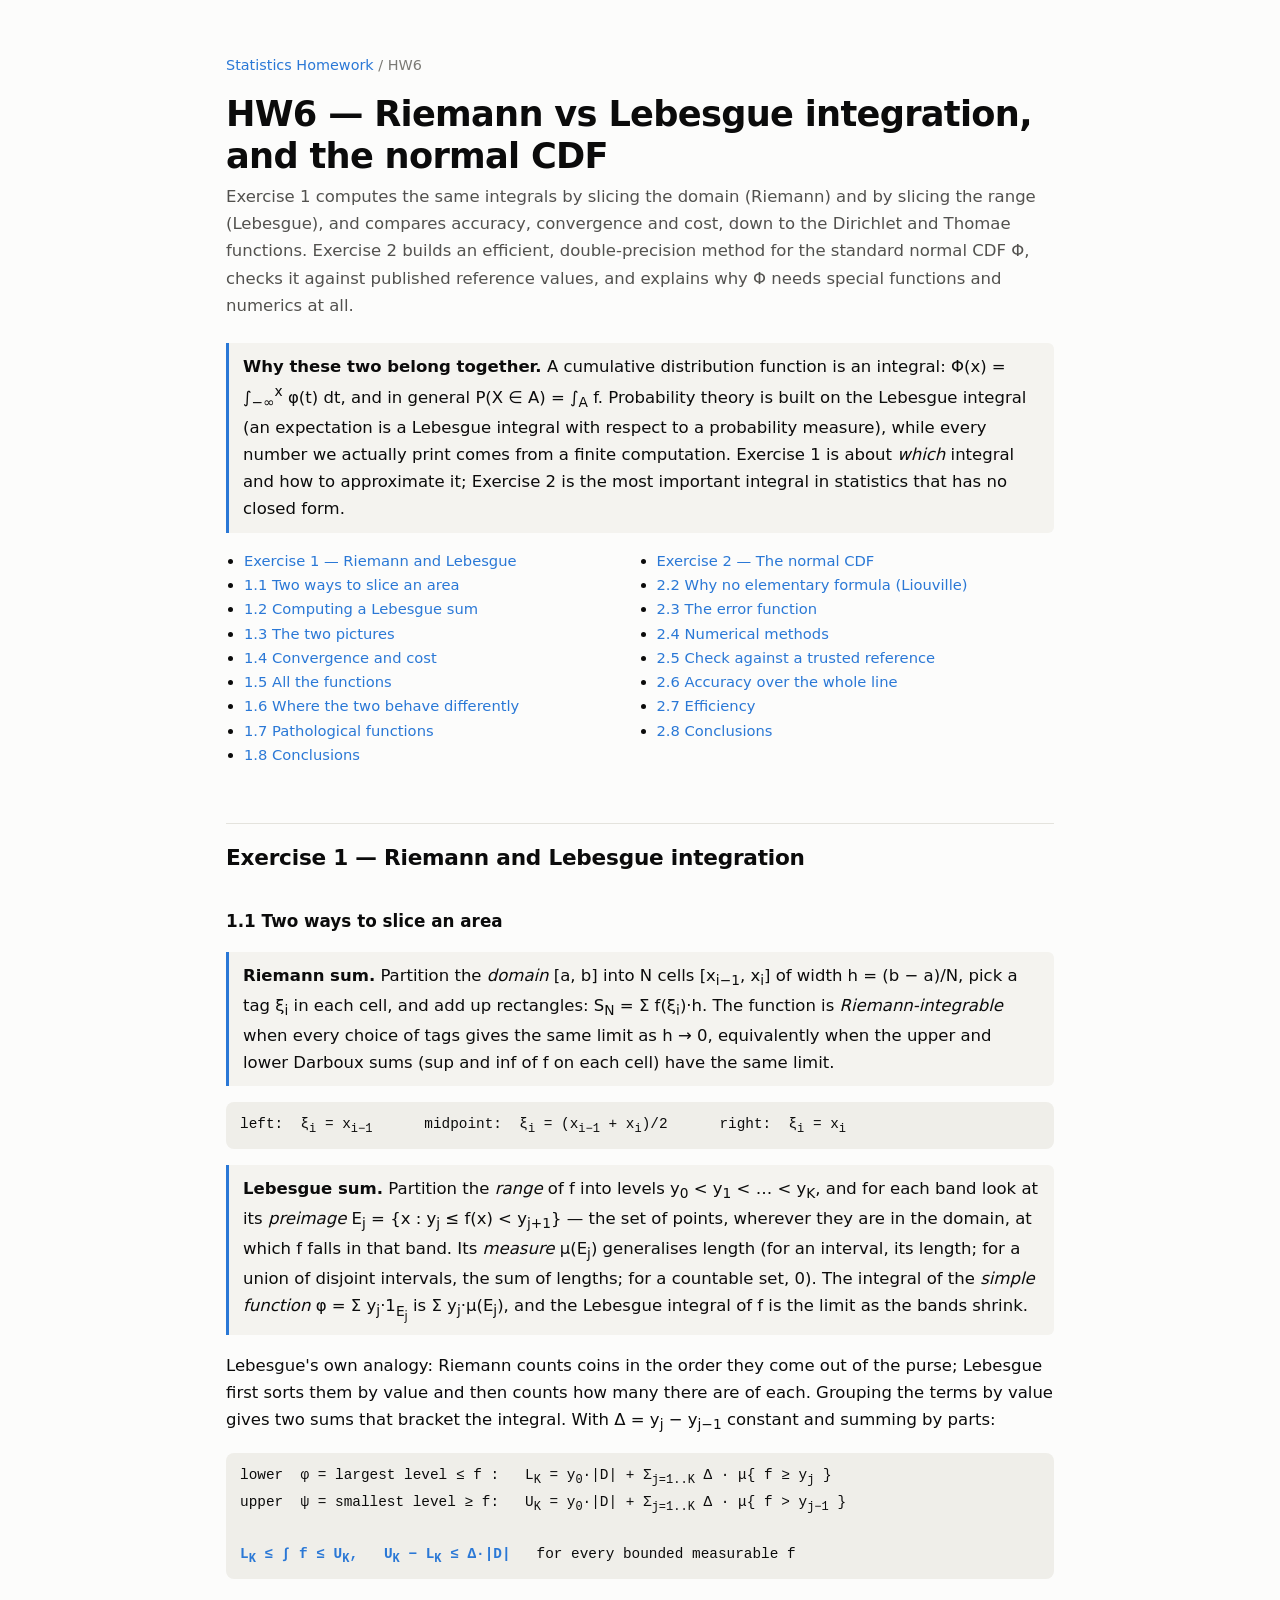
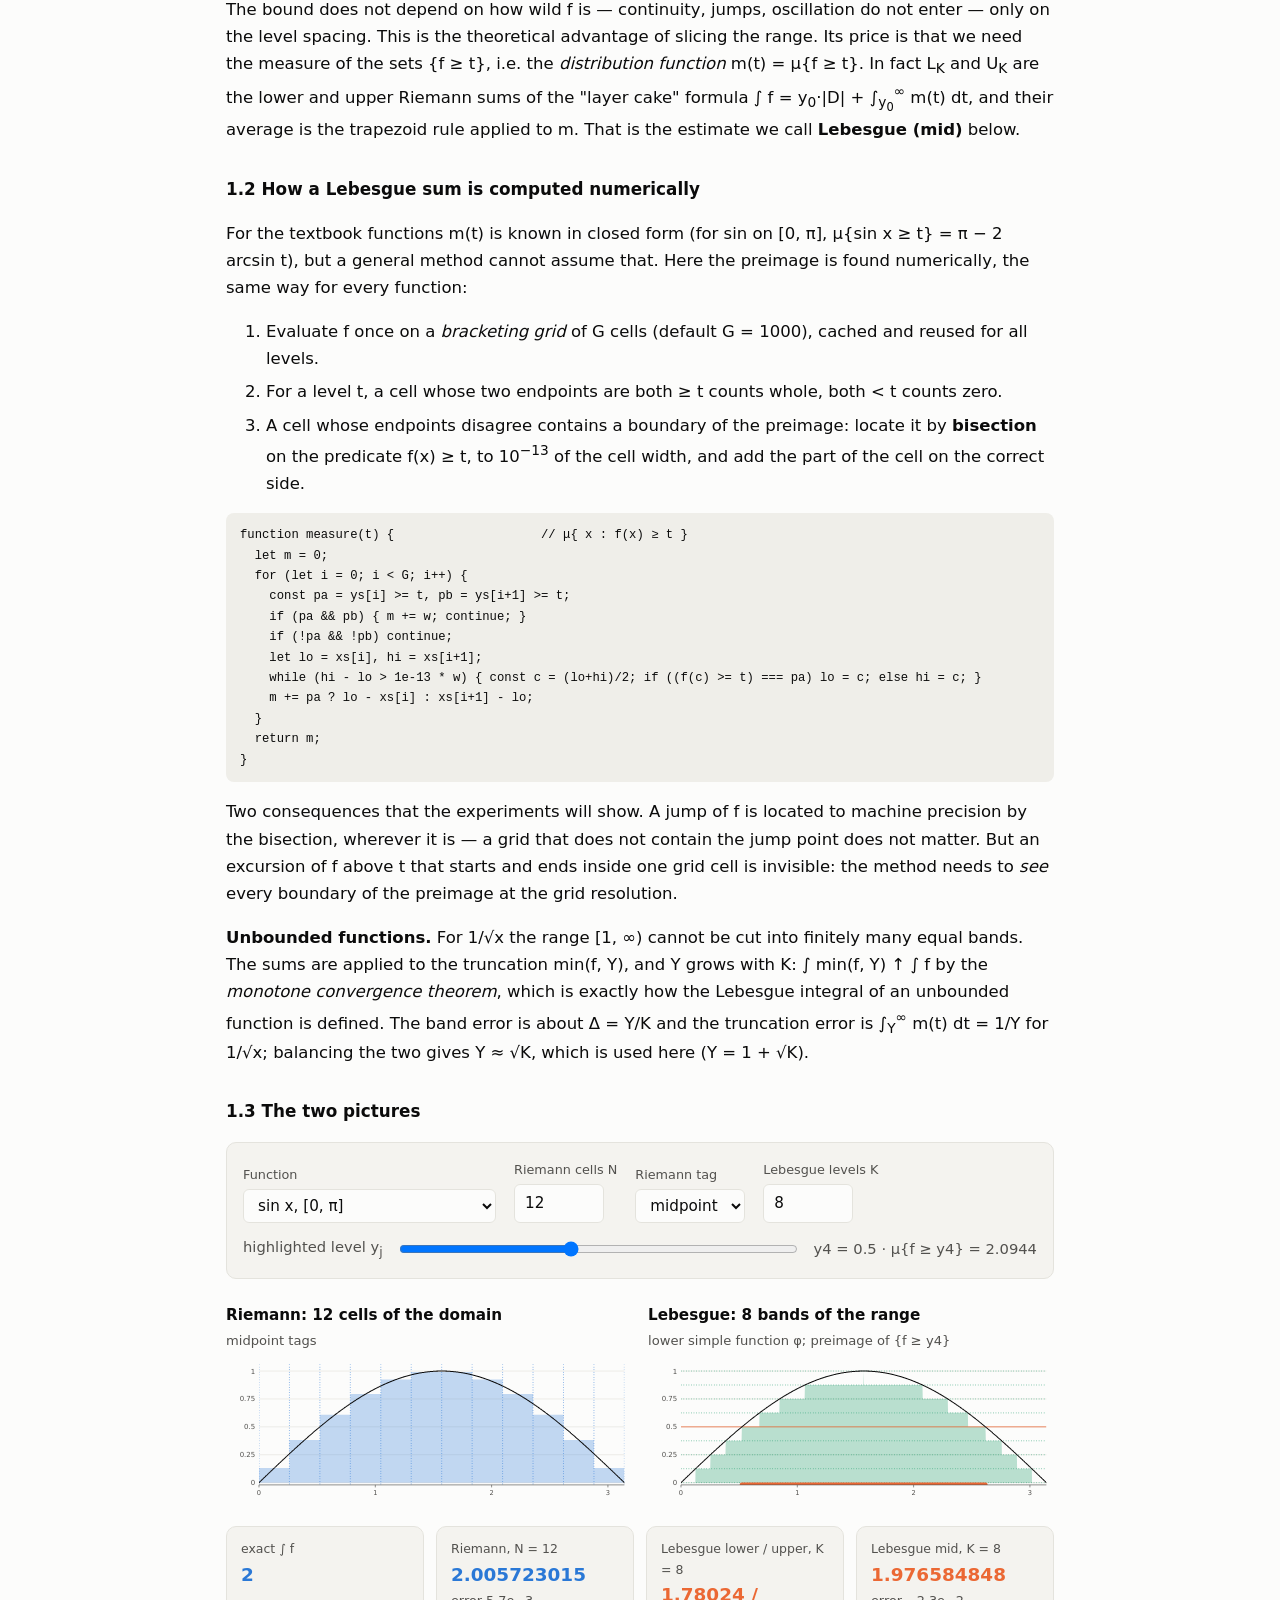
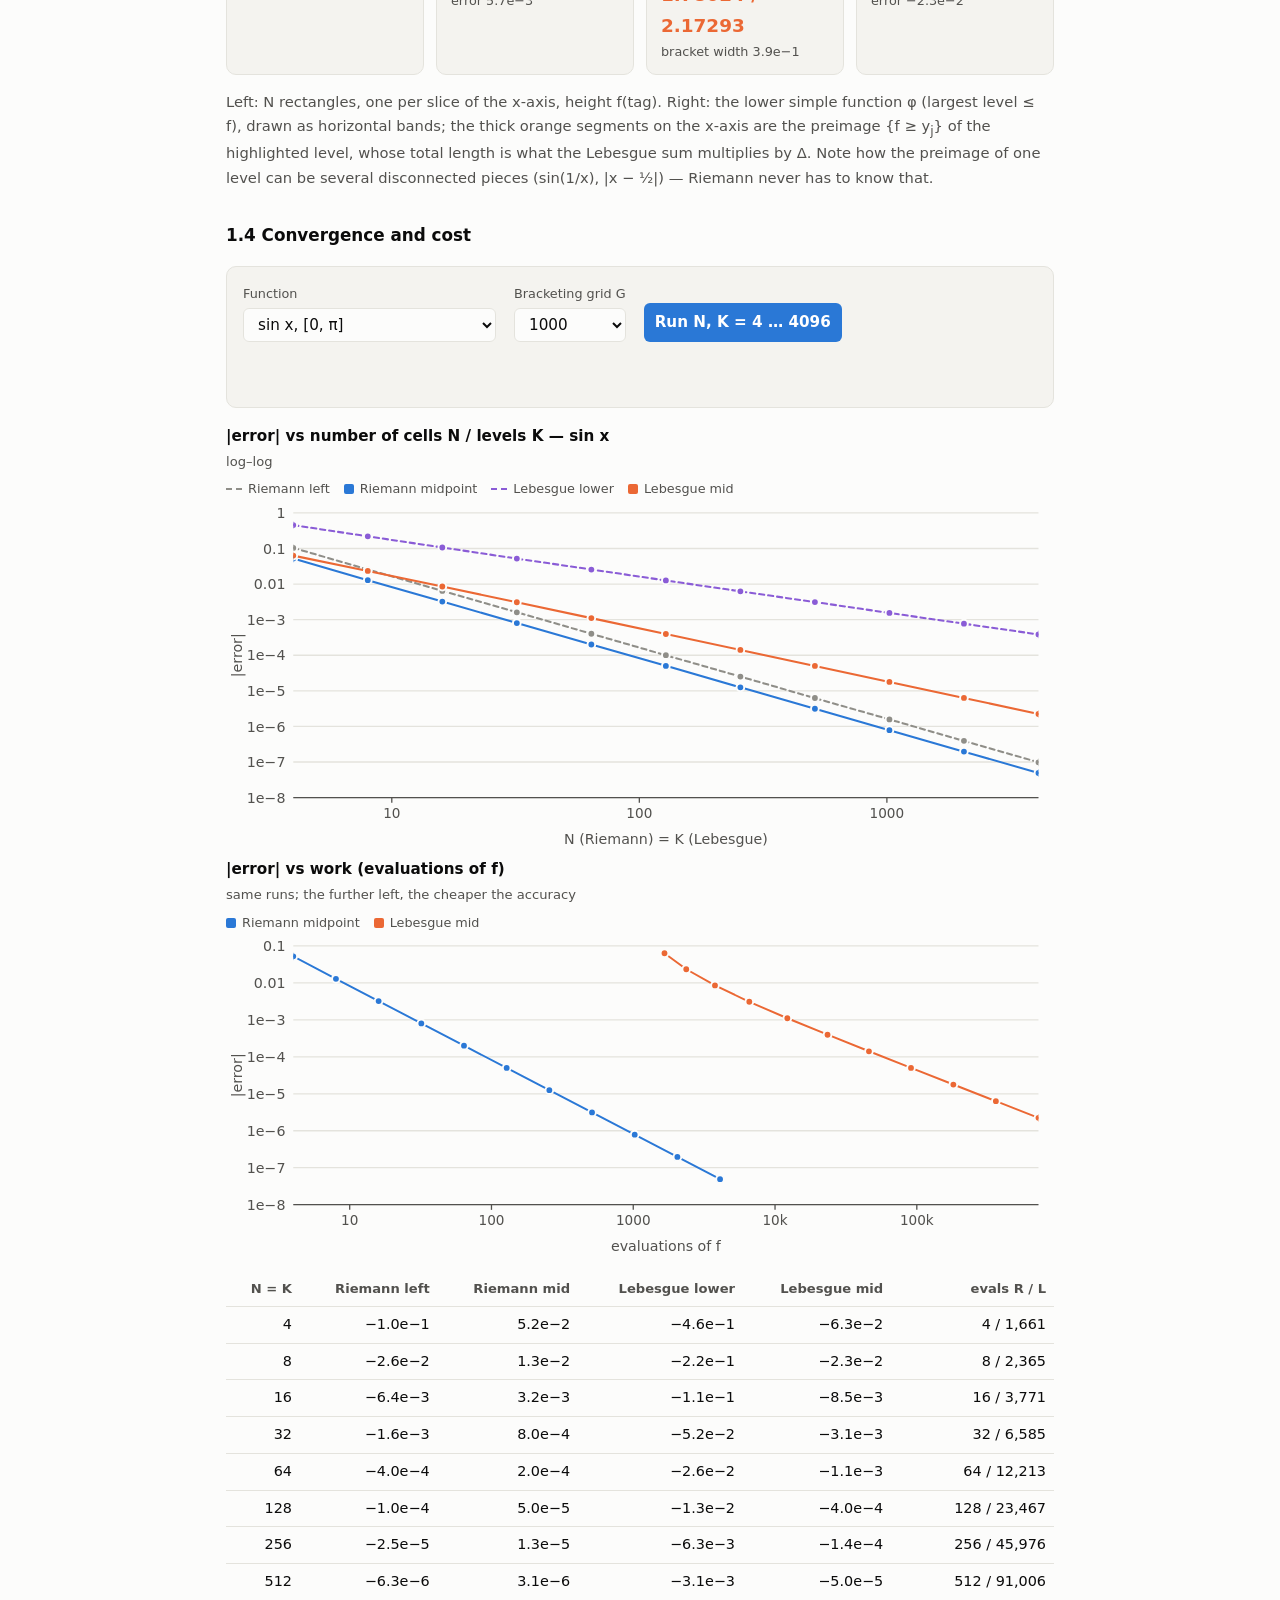
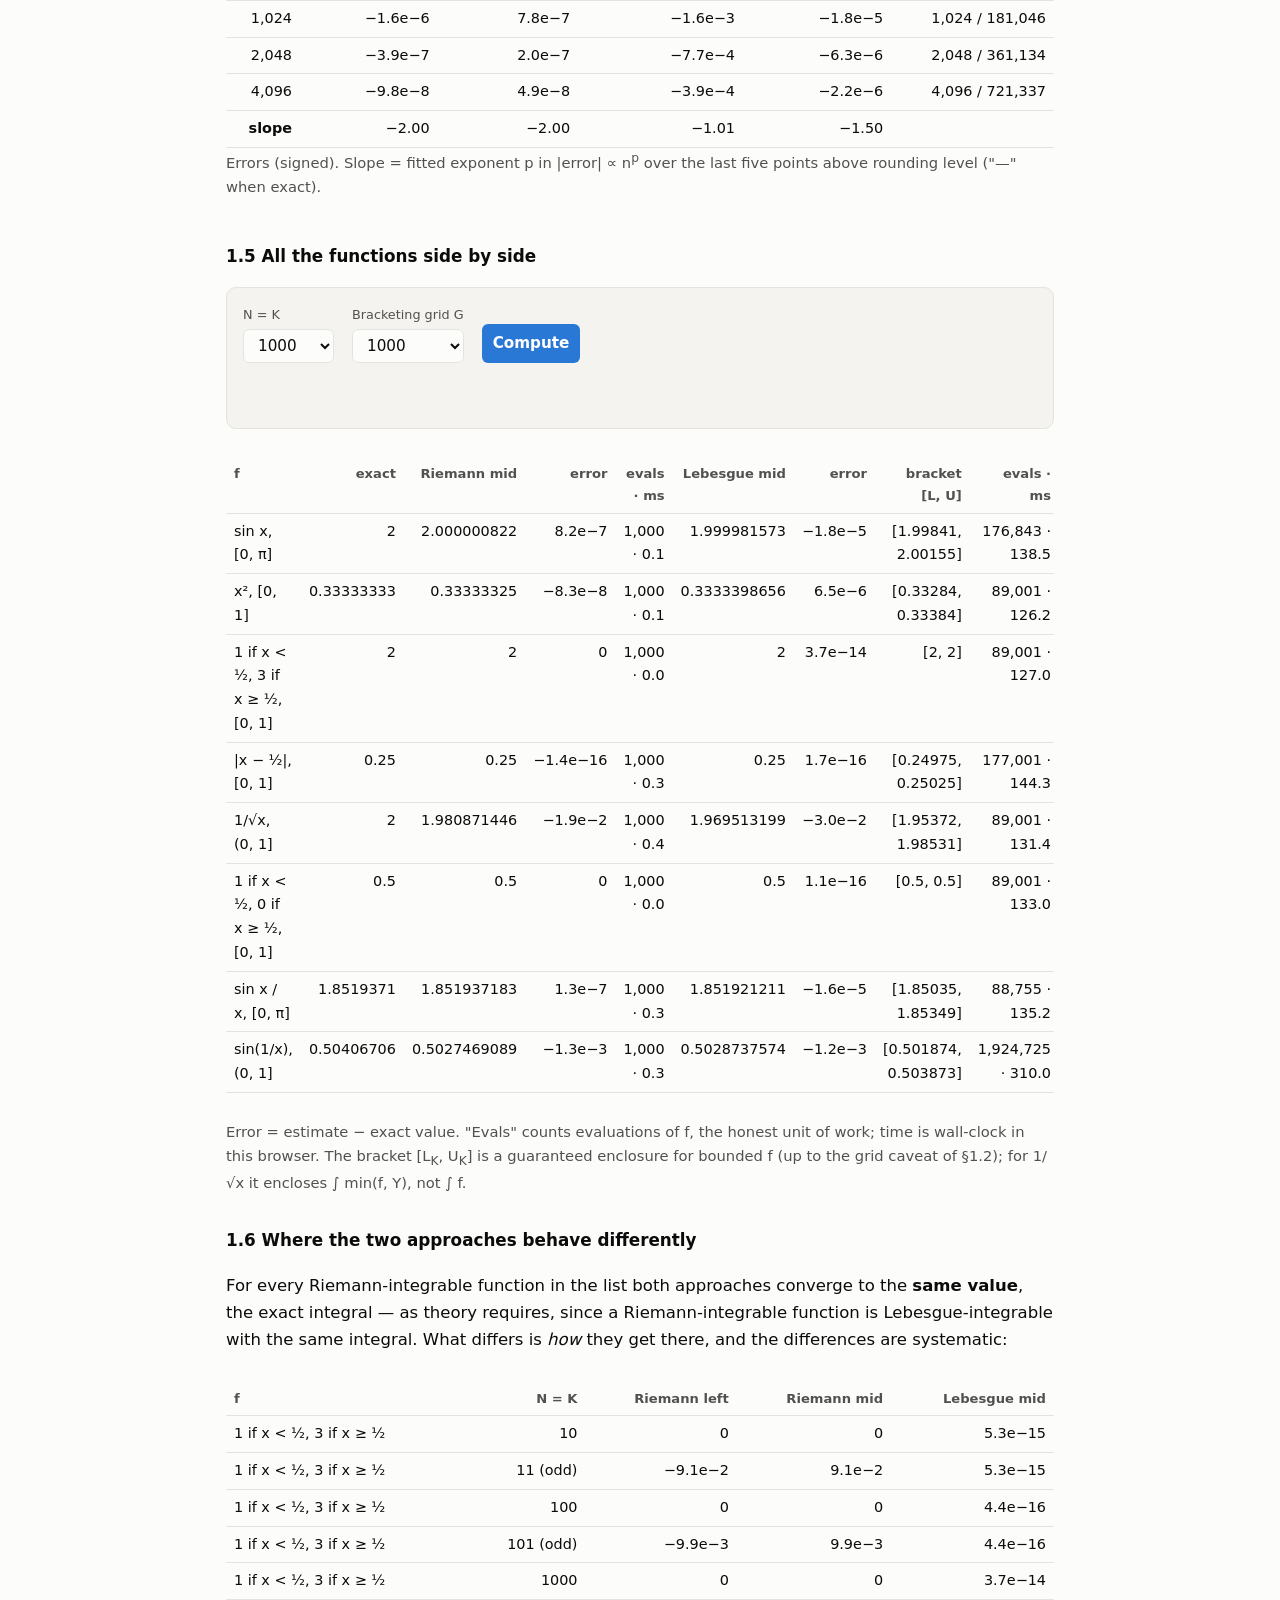
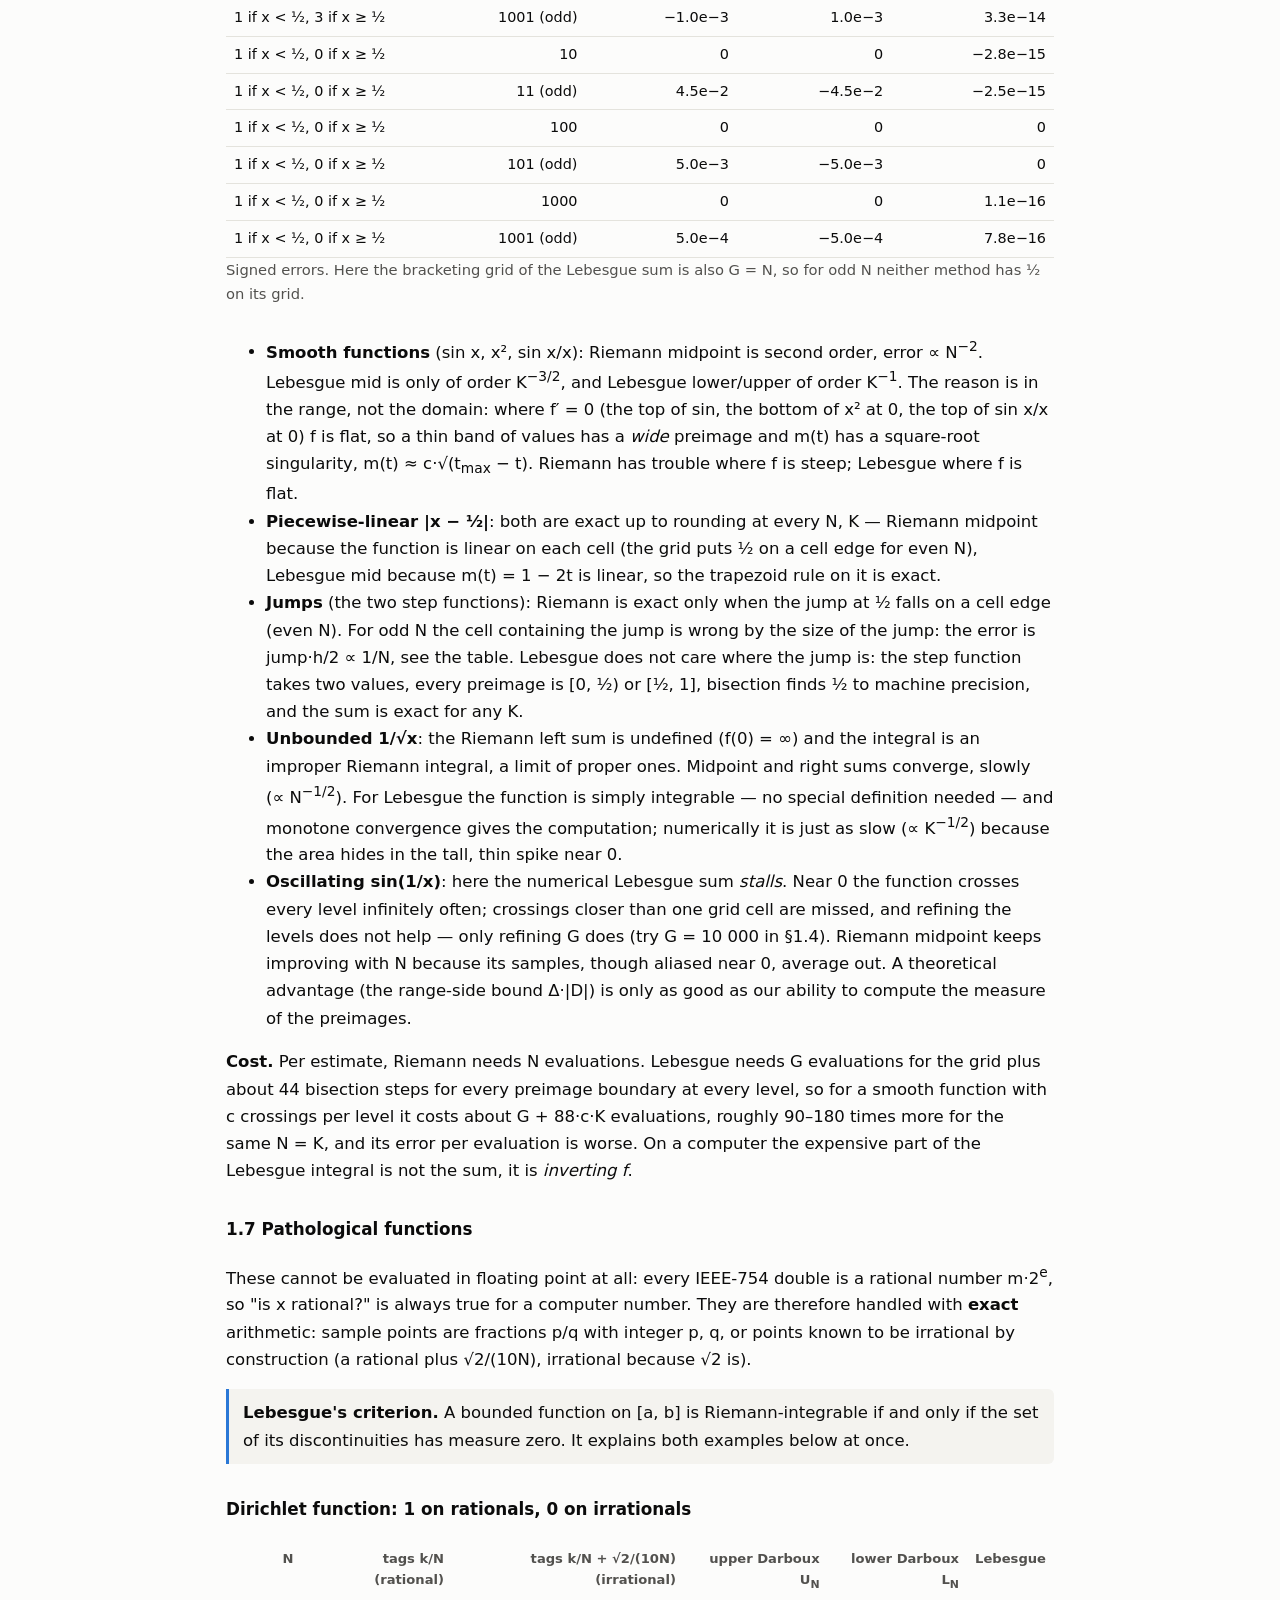
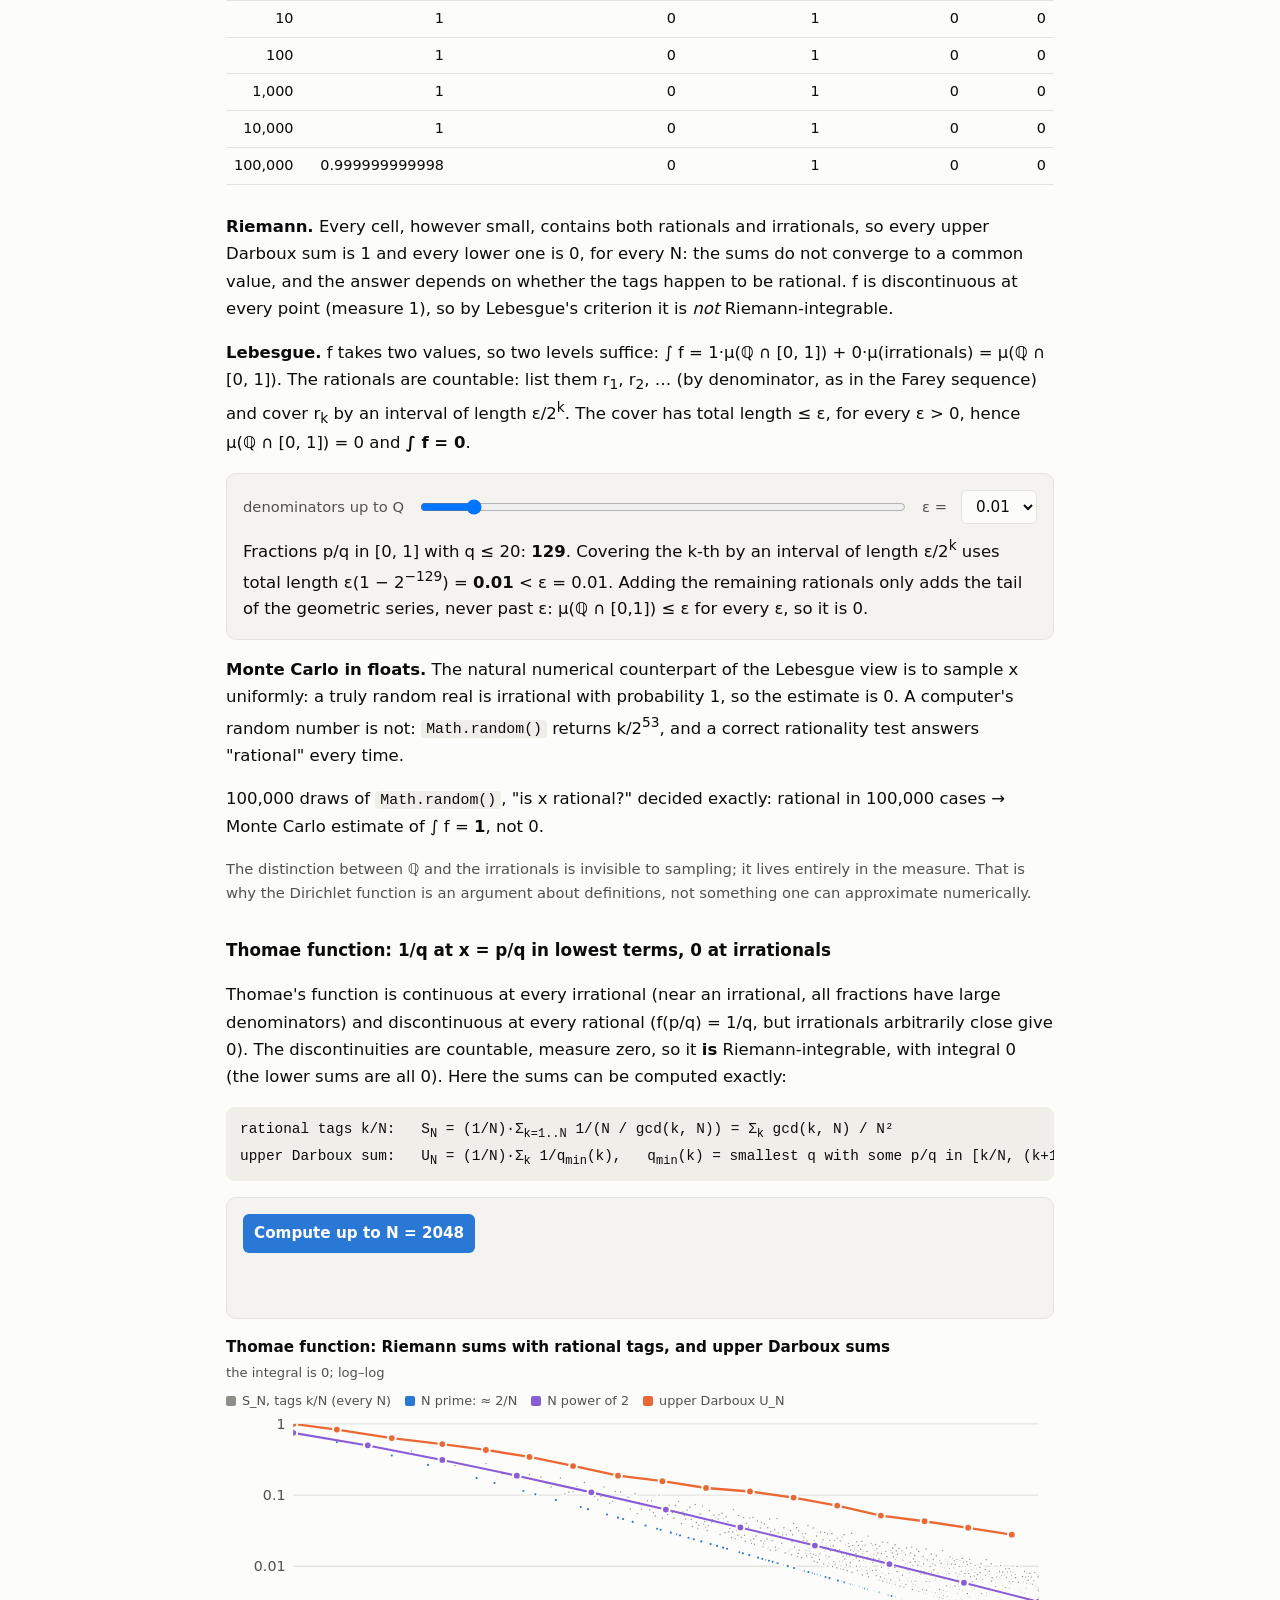
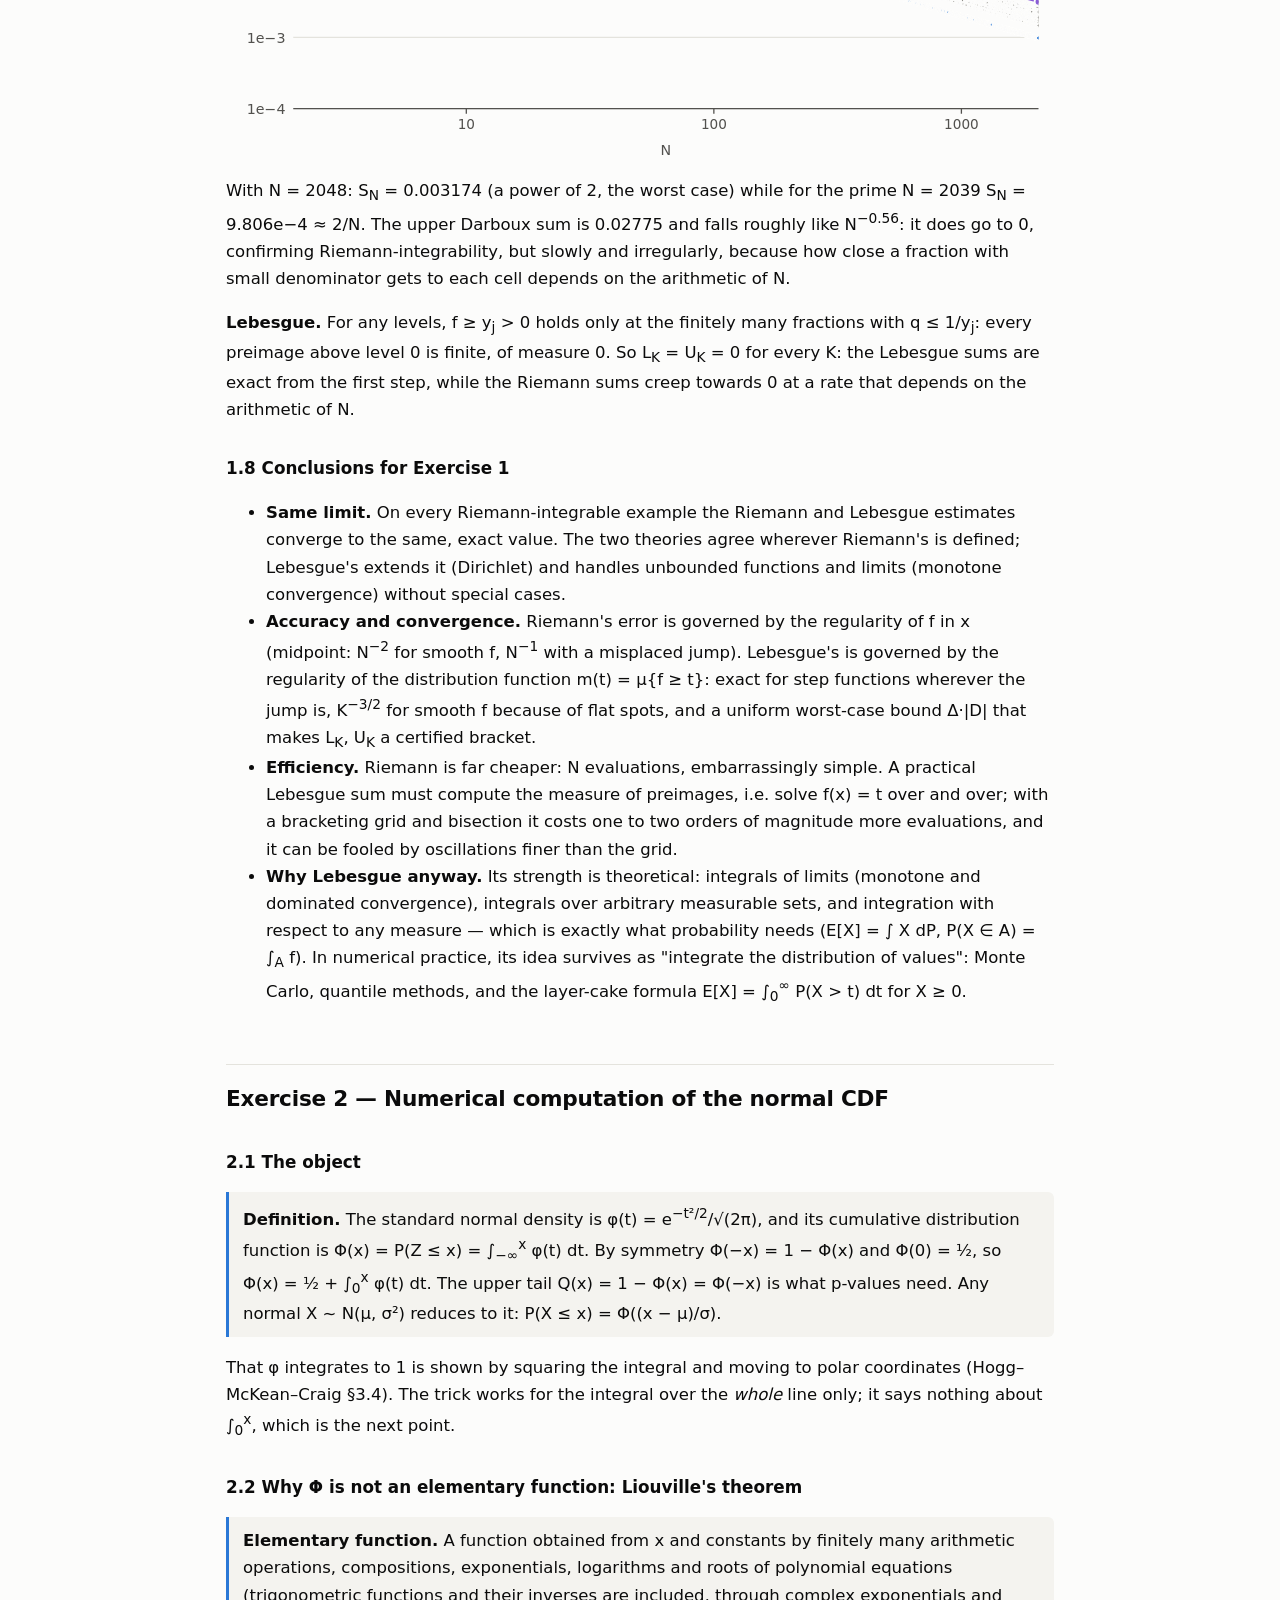
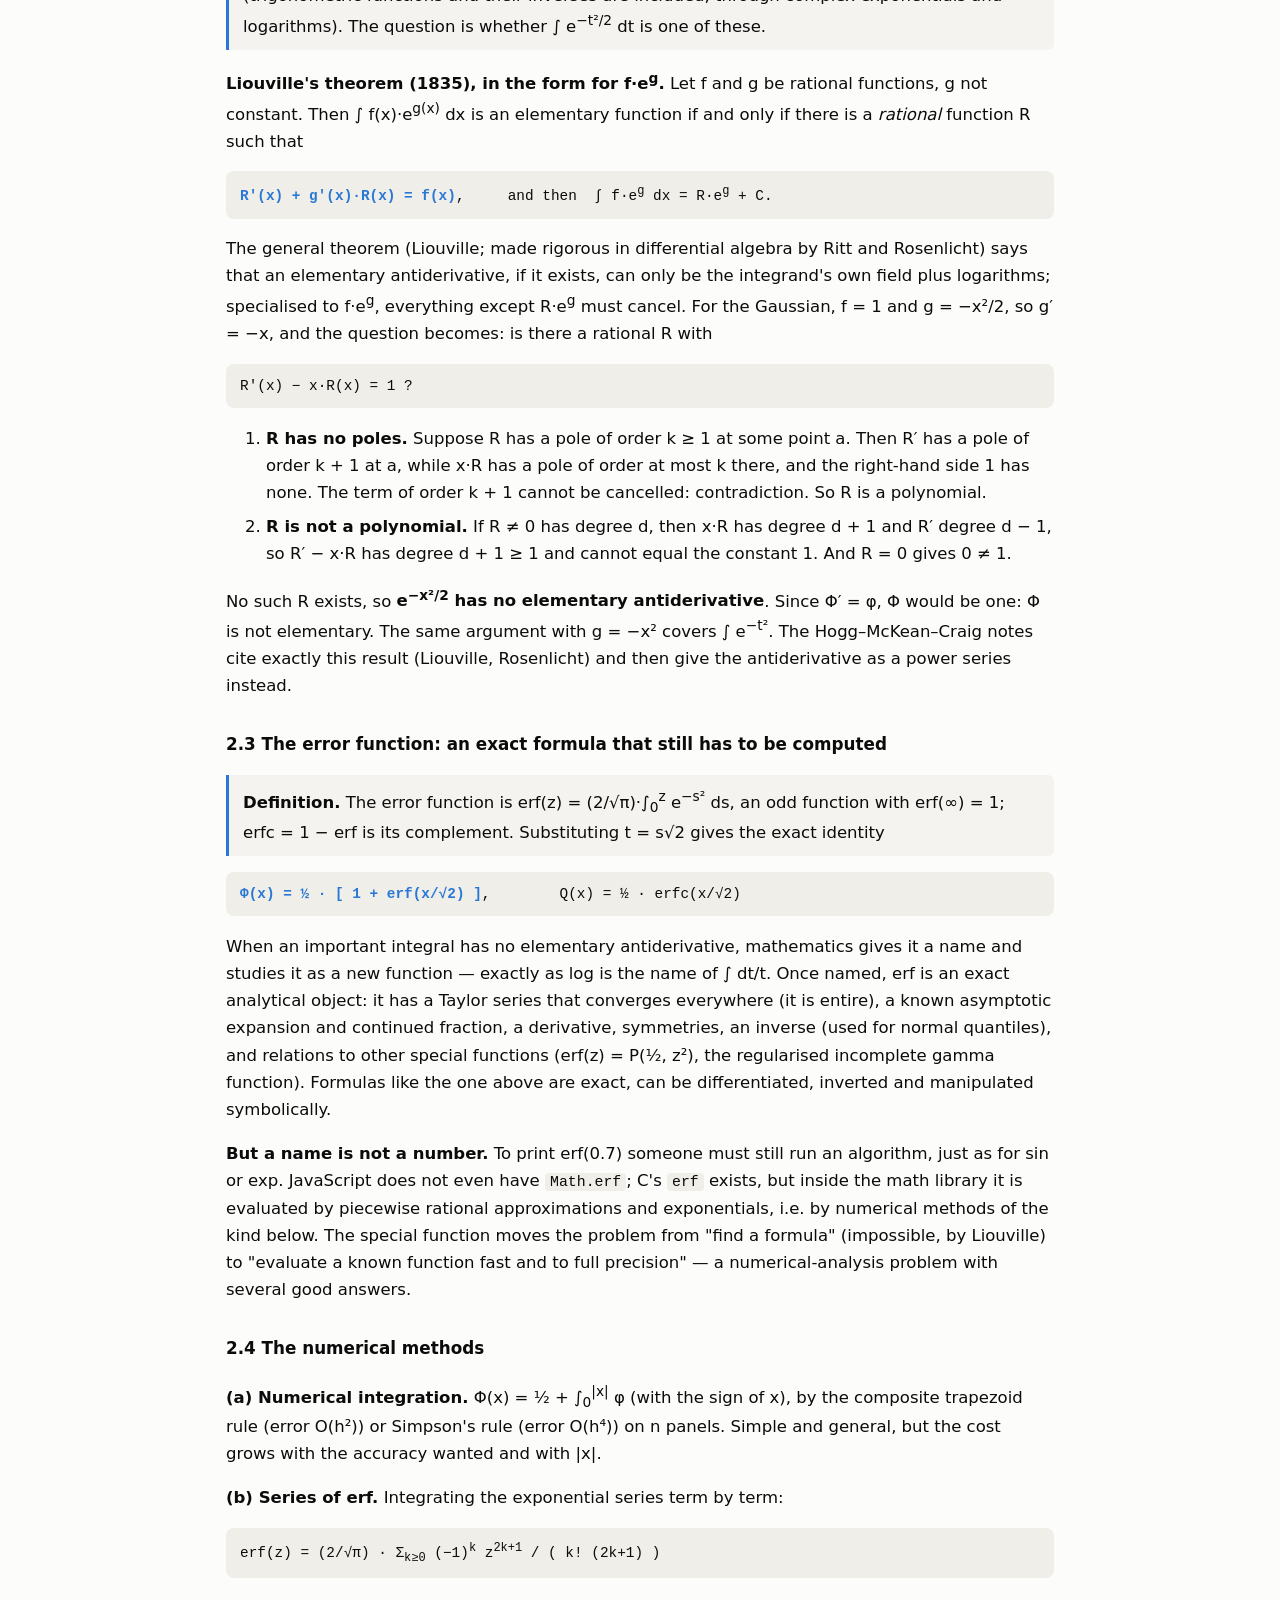
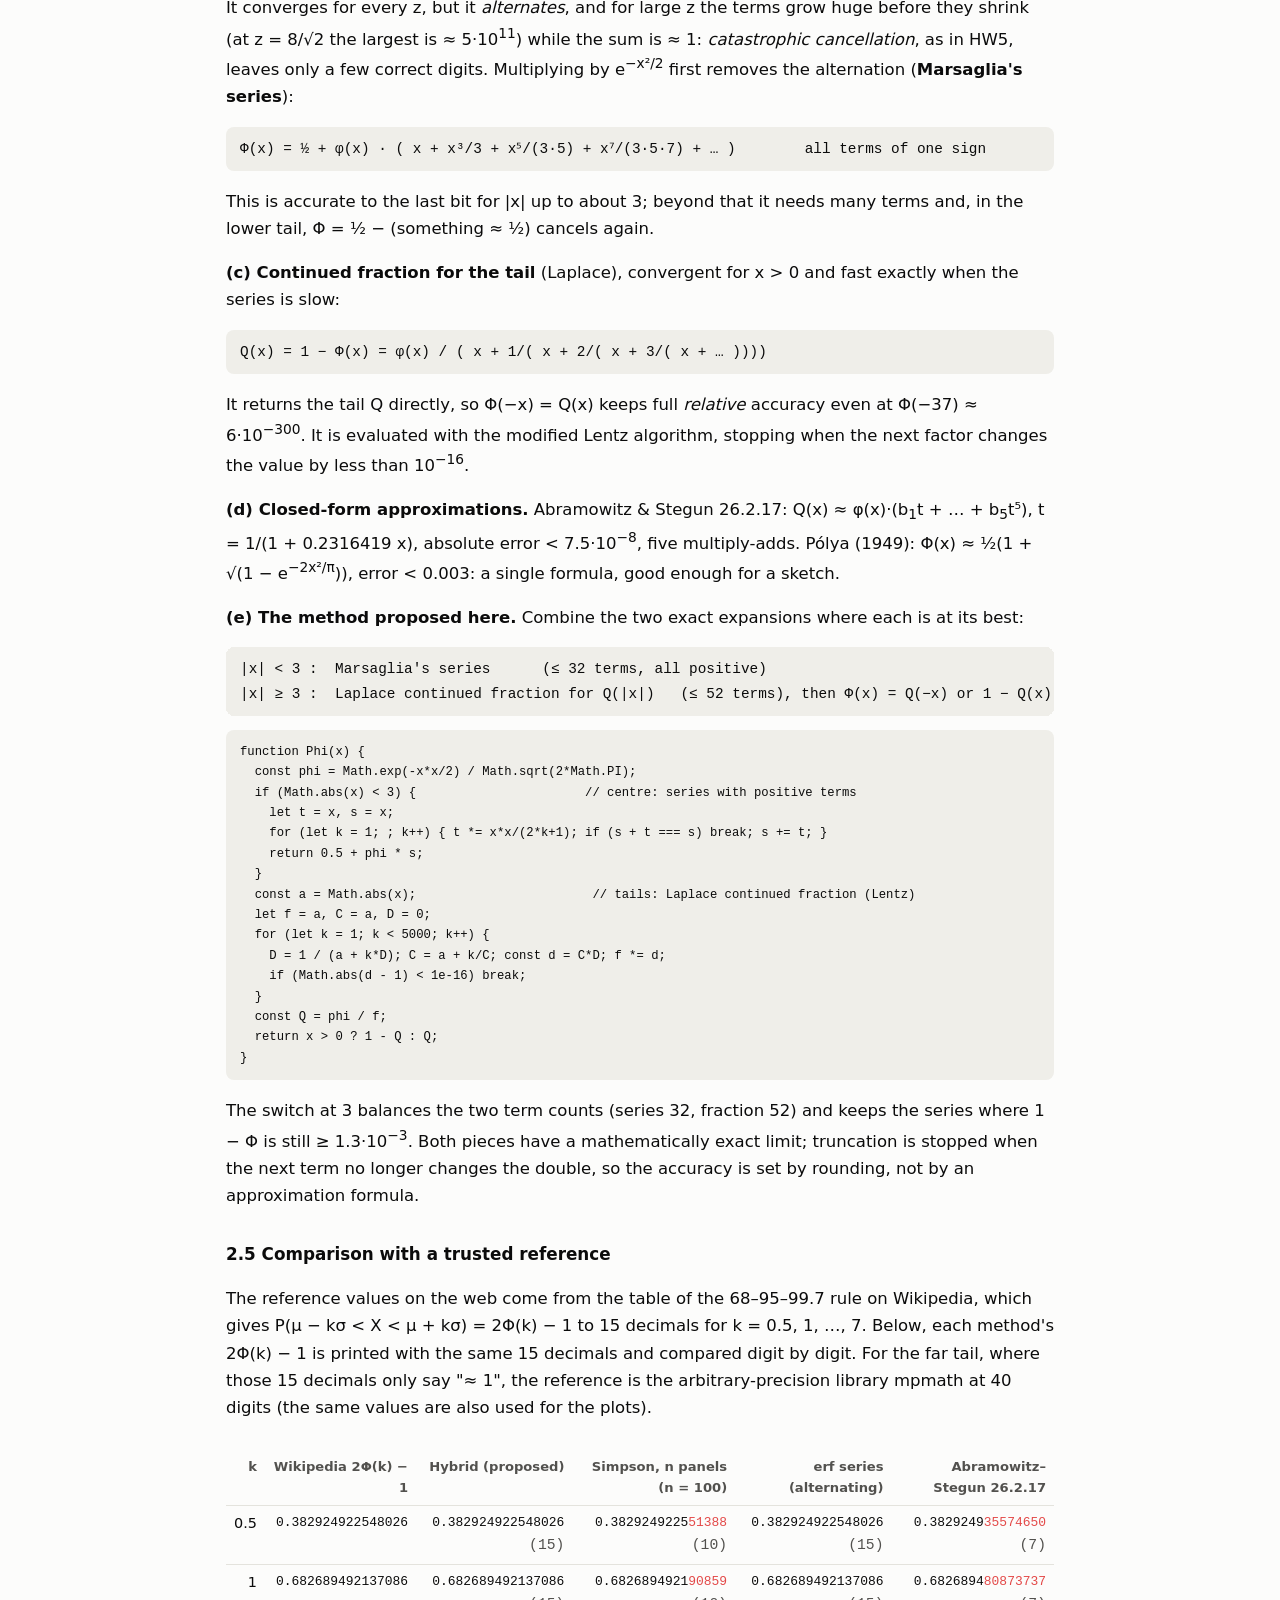
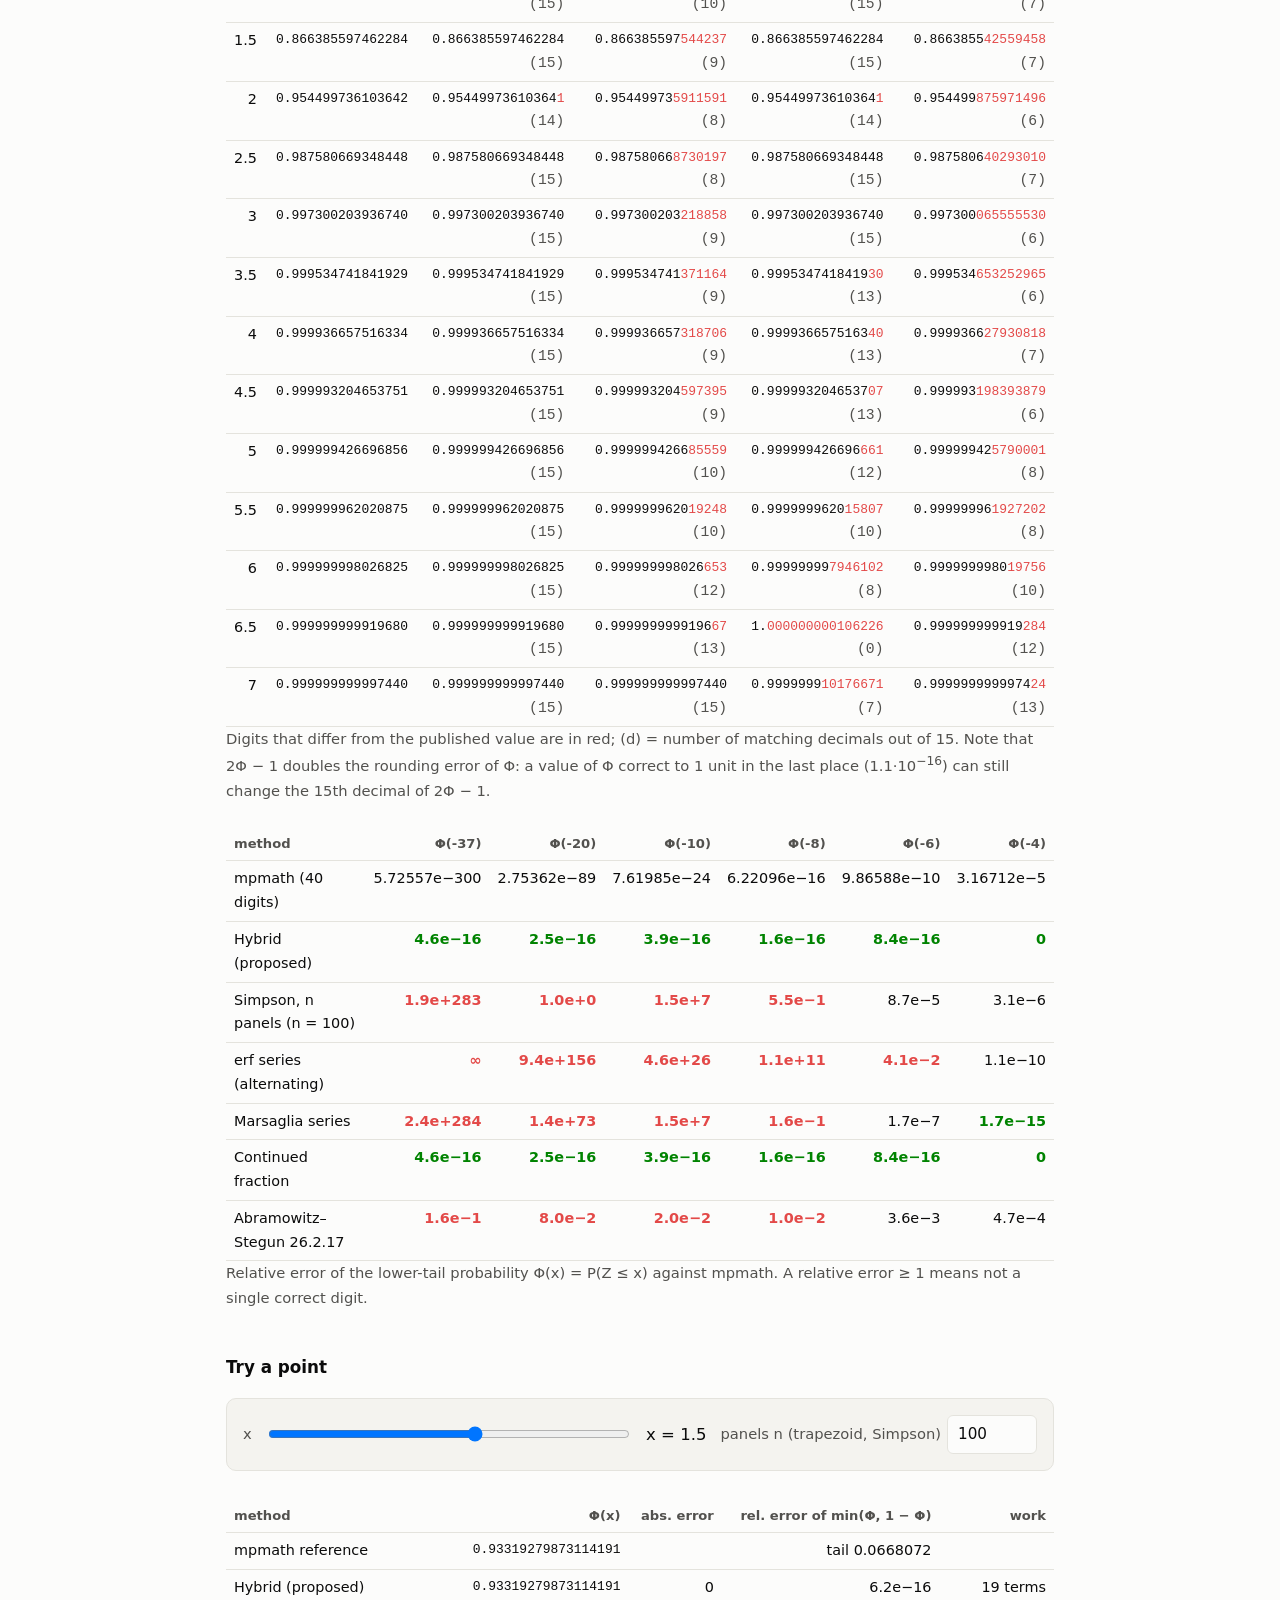
<file: hw6/index.html>
<!doctype html>
<html lang="en">
<head>
<meta charset="utf-8">
<meta name="viewport" content="width=device-width, initial-scale=1">
<title>HW6 · Riemann vs Lebesgue, normal CDF</title>
<link rel="stylesheet" href="../assets/style.css">
<style>
  :root { --s3: #1f9d6b; --s4: #8a5cd6; --s5: #8f8e88; }
  @media (prefers-color-scheme: dark) { :root:not([data-theme="light"]) { --s3: #3dbb86; --s4: #a581e8; --s5: #9a9993; } }
  .formula { font-family: ui-monospace, Menlo, Consolas, monospace; font-size:.9rem; background:var(--code); padding:10px 14px; border-radius:8px; overflow-x:auto; white-space:pre; line-height:1.7; margin:10px 0; }
  .formula b { color:var(--s1); }
  .tiles { display:grid; grid-template-columns:repeat(auto-fit,minmax(150px,1fr)); gap:12px; margin:12px 0; }
  .tile { border:1px solid var(--line); border-radius:10px; padding:12px 14px; background:var(--panel); }
  .tile .lbl { font-size:.78rem; color:var(--fg2); }
  .tile .v { font-size:1.15rem; font-weight:700; font-variant-numeric:tabular-nums; color:var(--s1); }
  .tile .v.o { color:var(--s2); }
  .tile .e { font-size:.8rem; color:var(--fg2); font-variant-numeric:tabular-nums; }
  .legend span.dash::before { height:0; width:16px; border-top:2px dashed var(--c); background:none; border-radius:0; vertical-align:3px; }
  .wrap { overflow-x:auto; }
  th { text-transform:none; letter-spacing:0; font-size:.82rem; }
  td.ok { color:var(--ok); font-weight:600; } td.bad { color:var(--bad); font-weight:600; }
  pre code { background:none; padding:0; }
  .status { min-height:1.4em; color:var(--fg2); font-size:.9rem; }
  .slider-row { display:flex; gap:14px; align-items:center; flex-wrap:wrap; }
  .slider-row input[type=range] { flex:1; min-width:160px; }
  ol.steps li { margin:6px 0; }
  .kv { font-variant-numeric: tabular-nums; }
  .toc { columns: 2 260px; font-size:.92rem; margin: 8px 0 0; padding-left: 18px; }
</style>
</head>
<body>
<main>
<p class="crumb"><a href="../">Statistics Homework</a> / HW6</p>
<h1>HW6 — Riemann vs Lebesgue integration, and the normal CDF</h1>
<p class="sub">Exercise 1 computes the same integrals by slicing the domain (Riemann) and by slicing the range (Lebesgue), and compares accuracy, convergence and cost, down to the Dirichlet and Thomae functions. Exercise 2 builds an efficient, double-precision method for the standard normal CDF Φ, checks it against published reference values, and explains why Φ needs special functions and numerics at all.</p>

<div class="def"><b>Why these two belong together.</b> A cumulative distribution function is an integral: Φ(x) = ∫<sub>−∞</sub><sup>x</sup> φ(t) dt, and in general P(X ∈ A) = ∫<sub>A</sub> f. Probability theory is built on the Lebesgue integral (an expectation is a Lebesgue integral with respect to a probability measure), while every number we actually print comes from a finite computation. Exercise 1 is about <i>which</i> integral and how to approximate it; Exercise 2 is the most important integral in statistics that has no closed form.</div>

<ul class="toc">
  <li><a href="#e1">Exercise 1 — Riemann and Lebesgue</a></li>
  <li><a href="#e1-def">1.1 Two ways to slice an area</a></li>
  <li><a href="#e1-num">1.2 Computing a Lebesgue sum</a></li>
  <li><a href="#e1-pic">1.3 The two pictures</a></li>
  <li><a href="#e1-conv">1.4 Convergence and cost</a></li>
  <li><a href="#e1-all">1.5 All the functions</a></li>
  <li><a href="#e1-diff">1.6 Where the two behave differently</a></li>
  <li><a href="#e1-path">1.7 Pathological functions</a></li>
  <li><a href="#e1-concl">1.8 Conclusions</a></li>
  <li><a href="#e2">Exercise 2 — The normal CDF</a></li>
  <li><a href="#e2-liou">2.2 Why no elementary formula (Liouville)</a></li>
  <li><a href="#e2-erf">2.3 The error function</a></li>
  <li><a href="#e2-meth">2.4 Numerical methods</a></li>
  <li><a href="#e2-ref">2.5 Check against a trusted reference</a></li>
  <li><a href="#e2-acc">2.6 Accuracy over the whole line</a></li>
  <li><a href="#e2-eff">2.7 Efficiency</a></li>
  <li><a href="#e2-concl">2.8 Conclusions</a></li>
</ul>

<!-- ======================================================================= -->
<h2 id="e1">Exercise 1 — Riemann and Lebesgue integration</h2>

<h3 id="e1-def">1.1 Two ways to slice an area</h3>
<div class="def"><b>Riemann sum.</b> Partition the <i>domain</i> [a, b] into N cells [x<sub>i−1</sub>, x<sub>i</sub>] of width h = (b − a)/N, pick a tag ξ<sub>i</sub> in each cell, and add up rectangles: S<sub>N</sub> = Σ f(ξ<sub>i</sub>)·h. The function is <i>Riemann-integrable</i> when every choice of tags gives the same limit as h → 0, equivalently when the upper and lower Darboux sums (sup and inf of f on each cell) have the same limit.</div>
<div class="formula">left:  ξ<sub>i</sub> = x<sub>i−1</sub>      midpoint:  ξ<sub>i</sub> = (x<sub>i−1</sub> + x<sub>i</sub>)/2      right:  ξ<sub>i</sub> = x<sub>i</sub></div>

<div class="def"><b>Lebesgue sum.</b> Partition the <i>range</i> of f into levels y<sub>0</sub> &lt; y<sub>1</sub> &lt; … &lt; y<sub>K</sub>, and for each band look at its <i>preimage</i> E<sub>j</sub> = {x : y<sub>j</sub> ≤ f(x) &lt; y<sub>j+1</sub>} — the set of points, wherever they are in the domain, at which f falls in that band. Its <i>measure</i> μ(E<sub>j</sub>) generalises length (for an interval, its length; for a union of disjoint intervals, the sum of lengths; for a countable set, 0). The integral of the <i>simple function</i> φ = Σ y<sub>j</sub>·1<sub>E<sub>j</sub></sub> is Σ y<sub>j</sub>·μ(E<sub>j</sub>), and the Lebesgue integral of f is the limit as the bands shrink.</div>
<p>Lebesgue's own analogy: Riemann counts coins in the order they come out of the purse; Lebesgue first sorts them by value and then counts how many there are of each. Grouping the terms by value gives two sums that bracket the integral. With Δ = y<sub>j</sub> − y<sub>j−1</sub> constant and summing by parts:</p>
<div class="formula">lower  φ = largest level ≤ f :   L<sub>K</sub> = y<sub>0</sub>·|D| + Σ<sub>j=1..K</sub> Δ · μ{ f ≥ y<sub>j</sub> }
upper  ψ = smallest level ≥ f:   U<sub>K</sub> = y<sub>0</sub>·|D| + Σ<sub>j=1..K</sub> Δ · μ{ f &gt; y<sub>j−1</sub> }

<b>L<sub>K</sub> ≤ ∫ f ≤ U<sub>K</sub>,   U<sub>K</sub> − L<sub>K</sub> ≤ Δ·|D|</b>   for every bounded measurable f</div>
<p>The bound does not depend on how wild f is — continuity, jumps, oscillation do not enter — only on the level spacing. This is the theoretical advantage of slicing the range. Its price is that we need the measure of the sets {f ≥ t}, i.e. the <i>distribution function</i> m(t) = μ{f ≥ t}. In fact L<sub>K</sub> and U<sub>K</sub> are the lower and upper Riemann sums of the "layer cake" formula ∫ f = y<sub>0</sub>·|D| + ∫<sub>y<sub>0</sub></sub><sup>∞</sup> m(t) dt, and their average is the trapezoid rule applied to m. That is the estimate we call <b>Lebesgue (mid)</b> below.</p>

<h3 id="e1-num">1.2 How a Lebesgue sum is computed numerically</h3>
<p>For the textbook functions m(t) is known in closed form (for sin on [0, π], μ{sin x ≥ t} = π − 2 arcsin t), but a general method cannot assume that. Here the preimage is found numerically, the same way for every function:</p>
<ol class="steps">
  <li>Evaluate f once on a <i>bracketing grid</i> of G cells (default G = 1000), cached and reused for all levels.</li>
  <li>For a level t, a cell whose two endpoints are both ≥ t counts whole, both &lt; t counts zero.</li>
  <li>A cell whose endpoints disagree contains a boundary of the preimage: locate it by <b>bisection</b> on the predicate f(x) ≥ t, to 10<sup>−13</sup> of the cell width, and add the part of the cell on the correct side.</li>
</ol>
<pre><code>function measure(t) {                    // μ{ x : f(x) ≥ t }
  let m = 0;
  for (let i = 0; i &lt; G; i++) {
    const pa = ys[i] &gt;= t, pb = ys[i+1] &gt;= t;
    if (pa &amp;&amp; pb) { m += w; continue; }
    if (!pa &amp;&amp; !pb) continue;
    let lo = xs[i], hi = xs[i+1];
    while (hi - lo &gt; 1e-13 * w) { const c = (lo+hi)/2; if ((f(c) &gt;= t) === pa) lo = c; else hi = c; }
    m += pa ? lo - xs[i] : xs[i+1] - lo;
  }
  return m;
}</code></pre>
<p>Two consequences that the experiments will show. A jump of f is located to machine precision by the bisection, wherever it is — a grid that does not contain the jump point does not matter. But an excursion of f above t that starts and ends inside one grid cell is invisible: the method needs to <i>see</i> every boundary of the preimage at the grid resolution.</p>
<p><b>Unbounded functions.</b> For 1/√x the range [1, ∞) cannot be cut into finitely many equal bands. The sums are applied to the truncation min(f, Y), and Y grows with K: ∫ min(f, Y) ↑ ∫ f by the <i>monotone convergence theorem</i>, which is exactly how the Lebesgue integral of an unbounded function is defined. The band error is about Δ = Y/K and the truncation error is ∫<sub>Y</sub><sup>∞</sup> m(t) dt = 1/Y for 1/√x; balancing the two gives Y ≈ √K, which is used here (Y = 1 + √K).</p>

<h3 id="e1-pic">1.3 The two pictures</h3>
<div class="panel">
  <div class="controls">
    <label>Function <select id="p-f"></select></label>
    <label>Riemann cells N <input id="p-n" type="number" min="2" max="200" value="12"></label>
    <label>Riemann tag <select id="p-tag"><option value="0">left</option><option value="0.5" selected>midpoint</option><option value="1">right</option></select></label>
    <label>Lebesgue levels K <input id="p-k" type="number" min="2" max="60" value="8"></label>
  </div>
  <div class="slider-row" style="margin-top:12px"><span class="note">highlighted level y<sub>j</sub></span><input id="p-j" type="range" min="1" max="8" value="4"><span id="p-jv" class="kv note"></span></div>
</div>
<div class="grid2">
  <div id="pic-r"></div>
  <div id="pic-l"></div>
</div>
<div class="tiles" id="pic-tiles"></div>
<p class="note">Left: N rectangles, one per slice of the x-axis, height f(tag). Right: the lower simple function φ (largest level ≤ f), drawn as horizontal bands; the thick orange segments on the x-axis are the preimage {f ≥ y<sub>j</sub>} of the highlighted level, whose total length is what the Lebesgue sum multiplies by Δ. Note how the preimage of one level can be several disconnected pieces (sin(1/x), |x − ½|) — Riemann never has to know that.</p>

<h3 id="e1-conv">1.4 Convergence and cost</h3>
<div class="panel">
  <div class="controls">
    <label>Function <select id="c-f"></select></label>
    <label>Bracketing grid G <select id="c-g"><option>100</option><option selected>1000</option><option>10000</option></select></label>
    <button id="c-run">Run N, K = 4 … 4096</button>
  </div>
  <p class="status" id="c-status"></p>
</div>
<div id="c-err"></div>
<div id="c-cost"></div>
<div class="wrap"><table id="c-table"></table></div>

<h3 id="e1-all">1.5 All the functions side by side</h3>
<div class="panel">
  <div class="controls">
    <label>N = K <select id="a-n"><option>100</option><option selected>1000</option><option>10000</option></select></label>
    <label>Bracketing grid G <select id="a-g"><option>100</option><option selected>1000</option><option>10000</option></select></label>
    <button id="a-run">Compute</button>
  </div>
  <p class="status" id="a-status"></p>
</div>
<div class="wrap"><table id="a-table"></table></div>
<p class="note">Error = estimate − exact value. "Evals" counts evaluations of f, the honest unit of work; time is wall-clock in this browser. The bracket [L<sub>K</sub>, U<sub>K</sub>] is a guaranteed enclosure for bounded f (up to the grid caveat of §1.2); for 1/√x it encloses ∫ min(f, Y), not ∫ f.</p>

<h3 id="e1-diff">1.6 Where the two approaches behave differently</h3>
<p>For every Riemann-integrable function in the list both approaches converge to the <b>same value</b>, the exact integral — as theory requires, since a Riemann-integrable function is Lebesgue-integrable with the same integral. What differs is <i>how</i> they get there, and the differences are systematic:</p>
<div class="wrap"><table id="d-table"></table></div>
<ul>
  <li><b>Smooth functions</b> (sin x, x², sin x/x): Riemann midpoint is second order, error ∝ N<sup>−2</sup>. Lebesgue mid is only of order K<sup>−3/2</sup>, and Lebesgue lower/upper of order K<sup>−1</sup>. The reason is in the range, not the domain: where f′ = 0 (the top of sin, the bottom of x² at 0, the top of sin x/x at 0) f is flat, so a thin band of values has a <i>wide</i> preimage and m(t) has a square-root singularity, m(t) ≈ c·√(t<sub>max</sub> − t). Riemann has trouble where f is steep; Lebesgue where f is flat.</li>
  <li><b>Piecewise-linear |x − ½|</b>: both are exact up to rounding at every N, K — Riemann midpoint because the function is linear on each cell (the grid puts ½ on a cell edge for even N), Lebesgue mid because m(t) = 1 − 2t is linear, so the trapezoid rule on it is exact.</li>
  <li><b>Jumps</b> (the two step functions): Riemann is exact only when the jump at ½ falls on a cell edge (even N). For odd N the cell containing the jump is wrong by the size of the jump: the error is jump·h/2 ∝ 1/N, see the table. Lebesgue does not care where the jump is: the step function takes two values, every preimage is [0, ½) or [½, 1], bisection finds ½ to machine precision, and the sum is exact for any K.</li>
  <li><b>Unbounded 1/√x</b>: the Riemann left sum is undefined (f(0) = ∞) and the integral is an improper Riemann integral, a limit of proper ones. Midpoint and right sums converge, slowly (∝ N<sup>−1/2</sup>). For Lebesgue the function is simply integrable — no special definition needed — and monotone convergence gives the computation; numerically it is just as slow (∝ K<sup>−1/2</sup>) because the area hides in the tall, thin spike near 0.</li>
  <li><b>Oscillating sin(1/x)</b>: here the numerical Lebesgue sum <i>stalls</i>. Near 0 the function crosses every level infinitely often; crossings closer than one grid cell are missed, and refining the levels does not help — only refining G does (try G = 10 000 in §1.4). Riemann midpoint keeps improving with N because its samples, though aliased near 0, average out. A theoretical advantage (the range-side bound Δ·|D|) is only as good as our ability to compute the measure of the preimages.</li>
</ul>
<p><b>Cost.</b> Per estimate, Riemann needs N evaluations. Lebesgue needs G evaluations for the grid plus about 44 bisection steps for every preimage boundary at every level, so for a smooth function with c crossings per level it costs about G + 88·c·K evaluations, roughly 90–180 times more for the same N = K, and its error per evaluation is worse. On a computer the expensive part of the Lebesgue integral is not the sum, it is <i>inverting f</i>.</p>

<h3 id="e1-path">1.7 Pathological functions</h3>
<p>These cannot be evaluated in floating point at all: every IEEE-754 double is a rational number m·2<sup>e</sup>, so "is x rational?" is always true for a computer number. They are therefore handled with <b>exact</b> arithmetic: sample points are fractions p/q with integer p, q, or points known to be irrational by construction (a rational plus √2/(10N), irrational because √2 is).</p>

<div class="def"><b>Lebesgue's criterion.</b> A bounded function on [a, b] is Riemann-integrable if and only if the set of its discontinuities has measure zero. It explains both examples below at once.</div>

<h3>Dirichlet function: 1 on rationals, 0 on irrationals</h3>
<div class="wrap"><table id="dir-table"></table></div>
<p><b>Riemann.</b> Every cell, however small, contains both rationals and irrationals, so every upper Darboux sum is 1 and every lower one is 0, for every N: the sums do not converge to a common value, and the answer depends on whether the tags happen to be rational. f is discontinuous at every point (measure 1), so by Lebesgue's criterion it is <i>not</i> Riemann-integrable.</p>
<p><b>Lebesgue.</b> f takes two values, so two levels suffice: ∫ f = 1·μ(ℚ ∩ [0, 1]) + 0·μ(irrationals) = μ(ℚ ∩ [0, 1]). The rationals are countable: list them r<sub>1</sub>, r<sub>2</sub>, … (by denominator, as in the Farey sequence) and cover r<sub>k</sub> by an interval of length ε/2<sup>k</sup>. The cover has total length ≤ ε, for every ε &gt; 0, hence μ(ℚ ∩ [0, 1]) = 0 and <b>∫ f = 0</b>.</p>
<div class="panel">
  <div class="slider-row"><span class="note">denominators up to Q</span><input id="dir-q" type="range" min="1" max="200" value="20"><span class="note">ε =</span><select id="dir-eps"><option value="0.1">0.1</option><option value="0.01" selected>0.01</option><option value="0.000001">10⁻⁶</option></select></div>
  <p id="dir-cover" class="kv" style="margin:10px 0 0"></p>
</div>
<p><b>Monte Carlo in floats.</b> The natural numerical counterpart of the Lebesgue view is to sample x uniformly: a truly random real is irrational with probability 1, so the estimate is 0. A computer's random number is not: <code>Math.random()</code> returns k/2<sup>53</sup>, and a correct rationality test answers "rational" every time.</p>
<p id="dir-mc" class="kv"></p>
<p class="note">The distinction between ℚ and the irrationals is invisible to sampling; it lives entirely in the measure. That is why the Dirichlet function is an argument about definitions, not something one can approximate numerically.</p>

<h3>Thomae function: 1/q at x = p/q in lowest terms, 0 at irrationals</h3>
<p>Thomae's function is continuous at every irrational (near an irrational, all fractions have large denominators) and discontinuous at every rational (f(p/q) = 1/q, but irrationals arbitrarily close give 0). The discontinuities are countable, measure zero, so it <b>is</b> Riemann-integrable, with integral 0 (the lower sums are all 0). Here the sums can be computed exactly:</p>
<div class="formula">rational tags k/N:   S<sub>N</sub> = (1/N)·Σ<sub>k=1..N</sub> 1/(N / gcd(k, N)) = Σ<sub>k</sub> gcd(k, N) / N²
upper Darboux sum:   U<sub>N</sub> = (1/N)·Σ<sub>k</sub> 1/q<sub>min</sub>(k),   q<sub>min</sub>(k) = smallest q with some p/q in [k/N, (k+1)/N]</div>
<div class="panel"><div class="controls"><button id="th-run">Compute up to N = 2048</button></div><p class="status" id="th-status"></p></div>
<div id="th-plot"></div>
<p id="th-text"></p>
<p><b>Lebesgue.</b> For any levels, f ≥ y<sub>j</sub> &gt; 0 holds only at the finitely many fractions with q ≤ 1/y<sub>j</sub>: every preimage above level 0 is finite, of measure 0. So L<sub>K</sub> = U<sub>K</sub> = 0 for every K: the Lebesgue sums are exact from the first step, while the Riemann sums creep towards 0 at a rate that depends on the arithmetic of N.</p>

<h3 id="e1-concl">1.8 Conclusions for Exercise 1</h3>
<ul>
  <li><b>Same limit.</b> On every Riemann-integrable example the Riemann and Lebesgue estimates converge to the same, exact value. The two theories agree wherever Riemann's is defined; Lebesgue's extends it (Dirichlet) and handles unbounded functions and limits (monotone convergence) without special cases.</li>
  <li><b>Accuracy and convergence.</b> Riemann's error is governed by the regularity of f in x (midpoint: N<sup>−2</sup> for smooth f, N<sup>−1</sup> with a misplaced jump). Lebesgue's is governed by the regularity of the distribution function m(t) = μ{f ≥ t}: exact for step functions wherever the jump is, K<sup>−3/2</sup> for smooth f because of flat spots, and a uniform worst-case bound Δ·|D| that makes L<sub>K</sub>, U<sub>K</sub> a certified bracket.</li>
  <li><b>Efficiency.</b> Riemann is far cheaper: N evaluations, embarrassingly simple. A practical Lebesgue sum must compute the measure of preimages, i.e. solve f(x) = t over and over; with a bracketing grid and bisection it costs one to two orders of magnitude more evaluations, and it can be fooled by oscillations finer than the grid.</li>
  <li><b>Why Lebesgue anyway.</b> Its strength is theoretical: integrals of limits (monotone and dominated convergence), integrals over arbitrary measurable sets, and integration with respect to any measure — which is exactly what probability needs (E[X] = ∫ X dP, P(X ∈ A) = ∫<sub>A</sub> f). In numerical practice, its idea survives as "integrate the distribution of values": Monte Carlo, quantile methods, and the layer-cake formula E[X] = ∫<sub>0</sub><sup>∞</sup> P(X &gt; t) dt for X ≥ 0.</li>
</ul>

<!-- ======================================================================= -->
<h2 id="e2">Exercise 2 — Numerical computation of the normal CDF</h2>

<h3>2.1 The object</h3>
<div class="def"><b>Definition.</b> The standard normal density is φ(t) = e<sup>−t²/2</sup>/√(2π), and its cumulative distribution function is Φ(x) = P(Z ≤ x) = ∫<sub>−∞</sub><sup>x</sup> φ(t) dt. By symmetry Φ(−x) = 1 − Φ(x) and Φ(0) = ½, so Φ(x) = ½ + ∫<sub>0</sub><sup>x</sup> φ(t) dt. The upper tail Q(x) = 1 − Φ(x) = Φ(−x) is what p-values need. Any normal X ~ N(μ, σ²) reduces to it: P(X ≤ x) = Φ((x − μ)/σ).</div>
<p>That φ integrates to 1 is shown by squaring the integral and moving to polar coordinates (Hogg–McKean–Craig §3.4). The trick works for the integral over the <i>whole</i> line only; it says nothing about ∫<sub>0</sub><sup>x</sup>, which is the next point.</p>

<h3 id="e2-liou">2.2 Why Φ is not an elementary function: Liouville's theorem</h3>
<div class="def"><b>Elementary function.</b> A function obtained from x and constants by finitely many arithmetic operations, compositions, exponentials, logarithms and roots of polynomial equations (trigonometric functions and their inverses are included, through complex exponentials and logarithms). The question is whether ∫ e<sup>−t²/2</sup> dt is one of these.</div>
<p><b>Liouville's theorem (1835), in the form for f·e<sup>g</sup>.</b> Let f and g be rational functions, g not constant. Then ∫ f(x)·e<sup>g(x)</sup> dx is an elementary function if and only if there is a <i>rational</i> function R such that</p>
<div class="formula"><b>R′(x) + g′(x)·R(x) = f(x)</b>,     and then  ∫ f·e<sup>g</sup> dx = R·e<sup>g</sup> + C.</div>
<p>The general theorem (Liouville; made rigorous in differential algebra by Ritt and Rosenlicht) says that an elementary antiderivative, if it exists, can only be the integrand's own field plus logarithms; specialised to f·e<sup>g</sup>, everything except R·e<sup>g</sup> must cancel. For the Gaussian, f = 1 and g = −x²/2, so g′ = −x, and the question becomes: is there a rational R with</p>
<div class="formula">R′(x) − x·R(x) = 1 ?</div>
<ol class="steps">
  <li><b>R has no poles.</b> Suppose R has a pole of order k ≥ 1 at some point a. Then R′ has a pole of order k + 1 at a, while x·R has a pole of order at most k there, and the right-hand side 1 has none. The term of order k + 1 cannot be cancelled: contradiction. So R is a polynomial.</li>
  <li><b>R is not a polynomial.</b> If R ≠ 0 has degree d, then x·R has degree d + 1 and R′ degree d − 1, so R′ − x·R has degree d + 1 ≥ 1 and cannot equal the constant 1. And R = 0 gives 0 ≠ 1.</li>
</ol>
<p>No such R exists, so <b>e<sup>−x²/2</sup> has no elementary antiderivative</b>. Since Φ′ = φ, Φ would be one: Φ is not elementary. The same argument with g = −x² covers ∫ e<sup>−t²</sup>. The Hogg–McKean–Craig notes cite exactly this result (Liouville, Rosenlicht) and then give the antiderivative as a power series instead.</p>

<h3 id="e2-erf">2.3 The error function: an exact formula that still has to be computed</h3>
<div class="def"><b>Definition.</b> The error function is erf(z) = (2/√π)·∫<sub>0</sub><sup>z</sup> e<sup>−s²</sup> ds, an odd function with erf(∞) = 1; erfc = 1 − erf is its complement. Substituting t = s√2 gives the exact identity</div>
<div class="formula"><b>Φ(x) = ½ · [ 1 + erf(x/√2) ]</b>,        Q(x) = ½ · erfc(x/√2)</div>
<p>When an important integral has no elementary antiderivative, mathematics gives it a name and studies it as a new function — exactly as log is the name of ∫ dt/t. Once named, erf is an exact analytical object: it has a Taylor series that converges everywhere (it is entire), a known asymptotic expansion and continued fraction, a derivative, symmetries, an inverse (used for normal quantiles), and relations to other special functions (erf(z) = P(½, z²), the regularised incomplete gamma function). Formulas like the one above are exact, can be differentiated, inverted and manipulated symbolically.</p>
<p><b>But a name is not a number.</b> To print erf(0.7) someone must still run an algorithm, just as for sin or exp. JavaScript does not even have <code>Math.erf</code>; C's <code>erf</code> exists, but inside the math library it is evaluated by piecewise rational approximations and exponentials, i.e. by numerical methods of the kind below. The special function moves the problem from "find a formula" (impossible, by Liouville) to "evaluate a known function fast and to full precision" — a numerical-analysis problem with several good answers.</p>

<h3 id="e2-meth">2.4 The numerical methods</h3>
<p><b>(a) Numerical integration.</b> Φ(x) = ½ + ∫<sub>0</sub><sup>|x|</sup> φ (with the sign of x), by the composite trapezoid rule (error O(h²)) or Simpson's rule (error O(h⁴)) on n panels. Simple and general, but the cost grows with the accuracy wanted and with |x|.</p>
<p><b>(b) Series of erf.</b> Integrating the exponential series term by term:</p>
<div class="formula">erf(z) = (2/√π) · Σ<sub>k≥0</sub> (−1)<sup>k</sup> z<sup>2k+1</sup> / ( k! (2k+1) )</div>
<p>It converges for every z, but it <i>alternates</i>, and for large z the terms grow huge before they shrink (at z = 8/√2 the largest is ≈ 5·10<sup>11</sup>) while the sum is ≈ 1: <i>catastrophic cancellation</i>, as in HW5, leaves only a few correct digits. Multiplying by e<sup>−x²/2</sup> first removes the alternation (<b>Marsaglia's series</b>):</p>
<div class="formula">Φ(x) = ½ + φ(x) · ( x + x³/3 + x⁵/(3·5) + x⁷/(3·5·7) + … )        all terms of one sign</div>
<p>This is accurate to the last bit for |x| up to about 3; beyond that it needs many terms and, in the lower tail, Φ = ½ − (something ≈ ½) cancels again.</p>
<p><b>(c) Continued fraction for the tail</b> (Laplace), convergent for x &gt; 0 and fast exactly when the series is slow:</p>
<div class="formula">Q(x) = 1 − Φ(x) = φ(x) / ( x + 1/( x + 2/( x + 3/( x + … ))))</div>
<p>It returns the tail Q directly, so Φ(−x) = Q(x) keeps full <i>relative</i> accuracy even at Φ(−37) ≈ 6·10<sup>−300</sup>. It is evaluated with the modified Lentz algorithm, stopping when the next factor changes the value by less than 10<sup>−16</sup>.</p>
<p><b>(d) Closed-form approximations.</b> Abramowitz &amp; Stegun 26.2.17: Q(x) ≈ φ(x)·(b<sub>1</sub>t + … + b<sub>5</sub>t⁵), t = 1/(1 + 0.2316419 x), absolute error &lt; 7.5·10<sup>−8</sup>, five multiply-adds. Pólya (1949): Φ(x) ≈ ½(1 + √(1 − e<sup>−2x²/π</sup>)), error &lt; 0.003: a single formula, good enough for a sketch.</p>
<p><b>(e) The method proposed here.</b> Combine the two exact expansions where each is at its best:</p>
<div class="formula">|x| &lt; 3 :  Marsaglia's series      (≤ 32 terms, all positive)
|x| ≥ 3 :  Laplace continued fraction for Q(|x|)   (≤ 52 terms), then Φ(x) = Q(−x) or 1 − Q(x)</div>
<pre><code>function Phi(x) {
  const phi = Math.exp(-x*x/2) / Math.sqrt(2*Math.PI);
  if (Math.abs(x) &lt; 3) {                       // centre: series with positive terms
    let t = x, s = x;
    for (let k = 1; ; k++) { t *= x*x/(2*k+1); if (s + t === s) break; s += t; }
    return 0.5 + phi * s;
  }
  const a = Math.abs(x);                        // tails: Laplace continued fraction (Lentz)
  let f = a, C = a, D = 0;
  for (let k = 1; k &lt; 5000; k++) {
    D = 1 / (a + k*D); C = a + k/C; const d = C*D; f *= d;
    if (Math.abs(d - 1) &lt; 1e-16) break;
  }
  const Q = phi / f;
  return x &gt; 0 ? 1 - Q : Q;
}</code></pre>
<p>The switch at 3 balances the two term counts (series 32, fraction 52) and keeps the series where 1 − Φ is still ≥ 1.3·10<sup>−3</sup>. Both pieces have a mathematically exact limit; truncation is stopped when the next term no longer changes the double, so the accuracy is set by rounding, not by an approximation formula.</p>

<h3 id="e2-ref">2.5 Comparison with a trusted reference</h3>
<p>The reference values on the web come from the table of the 68–95–99.7 rule on Wikipedia, which gives P(μ − kσ &lt; X &lt; μ + kσ) = 2Φ(k) − 1 to 15 decimals for k = 0.5, 1, …, 7. Below, each method's 2Φ(k) − 1 is printed with the same 15 decimals and compared digit by digit. For the far tail, where those 15 decimals only say "≈ 1", the reference is the arbitrary-precision library mpmath at 40 digits (the same values are also used for the plots).</p>
<div class="wrap"><table id="ref-table"></table></div>
<div class="wrap"><table id="ref-err"></table></div>

<h3>Try a point</h3>
<div class="panel">
  <div class="slider-row"><span class="note">x</span><input id="ev-x" type="range" min="-40" max="40" value="6"><span id="ev-xv" class="kv"></span>
    <label class="note" style="display:flex;gap:6px;align-items:center">panels n (trapezoid, Simpson) <input id="ev-n" type="number" min="2" max="100000" value="100"></label></div>
</div>
<div class="wrap"><table id="ev-table"></table></div>

<h3 id="e2-acc">2.6 Accuracy over the whole line</h3>
<div id="acc1"></div>
<div id="acc2"></div>
<div id="acc3"></div>
<div id="quad"></div>
<p id="quad-text" class="note"></p>

<h3 id="e2-eff">2.7 Efficiency</h3>
<div id="terms"></div>
<div class="panel"><div class="controls"><button id="bench">Time 200 000 evaluations per method</button></div><p class="status" id="bench-status"></p></div>
<div class="wrap"><table id="bench-table"></table></div>

<h3 id="e2-concl">2.8 Conclusions for Exercise 2</h3>
<ul>
  <li><b>Why numerics.</b> By Liouville's theorem e<sup>−x²/2</sup> has no elementary antiderivative, so Φ has no closed form in elementary functions. The error function gives an exact representation, Φ(x) = ½[1 + erf(x/√2)], useful for analysis, but erf is itself evaluated by series, continued fractions or rational approximations.</li>
  <li><b>Integration</b> works and converges at the predicted rates (trapezoid h², Simpson h⁴), but is the most expensive way to reach full precision, and as an absolute-error method it is useless deep in the tail.</li>
  <li><b>Series</b>: the alternating erf series loses digits to cancellation as |x| grows (about 4 correct digits at x = 8). Marsaglia's positive series is exact to rounding in the centre. Neither can give small lower-tail probabilities with relative accuracy, because they compute ½ − (≈ ½).</li>
  <li><b>The continued fraction</b> is the right tool for the tails and gives Q(x) with full relative precision down to the smallest doubles. Slow near 0 (hundreds of terms at |x| = 1), which is why it is paired with the series.</li>
  <li><b>The hybrid method</b> (Marsaglia for |x| &lt; 3, continued fraction for |x| ≥ 3) reproduces all 15 published decimals of the reference table in 13 of 14 rows (at k = 2 the 15th decimal is off by one: Φ(2) is computed 1 unit in the last place too low, and 2Φ − 1 shows it), and agrees with 40-digit mpmath to within a few units in the last place, in both absolute error on Φ and relative error on the tails, with at most about 50 terms.</li>
  <li><b>Closed-form approximations</b> are the fastest; A&amp;S 26.2.17 delivers its advertised 7.5·10<sup>−8</sup>, enough for tables and most applied statistics, but not for tiny p-values (relative error grows in the tail). Pólya's one-liner is fine for intuition only.</li>
</ul>

<h2>References</h2>
<ul class="note">
  <li>R. Gardner, notes on Hogg, McKean, Craig, <i>Introduction to Mathematical Statistics</i>, §3.4 The Normal Distribution: <a href="https://faculty.etsu.edu/gardnerr/4047/notes-Hogg-McKean-Craig/Hogg-McKean-Craig-3-4.pdf">faculty.etsu.edu</a></li>
  <li>Reference values of 2Φ(k) − 1: Wikipedia, <a href="https://en.wikipedia.org/wiki/68%E2%80%9395%E2%80%9399.7_rule">68–95–99.7 rule</a>, table of percentages within kσ.</li>
  <li>High-precision values: <a href="https://mpmath.org/">mpmath</a> <code>ncdf</code> at 40 digits, in <a href="ref.js">ref.js</a>.</li>
  <li>M. Abramowitz, I. Stegun, <i>Handbook of Mathematical Functions</i>, formula 26.2.17; G. Marsaglia, "Evaluating the Normal Distribution", <i>J. Stat. Software</i> 11(4), 2004; G. Pólya, 1949.</li>
  <li>J. Liouville (1835); M. Rosenlicht, "Integration in finite terms", <i>Amer. Math. Monthly</i> 79, 1972.</li>
</ul>

<footer>Published with GitHub Pages · <a href="https://github.com/luiggi404/Statistics-homework">source</a></footer>
</main>

<script src="../hw4/plot.js"></script>
<script src="./integ.js"></script>
<script src="./ncdf.js"></script>
<script src="./ref.js"></script>
<script>
const $ = (s) => document.querySelector(s);
const css = (v) => getComputedStyle(document.documentElement).getPropertyValue(v).trim();
const C = () => ({ s1: css("--s1"), s2: css("--s2"), s3: css("--s3"), s4: css("--s4"), s5: css("--s5"), ok: css("--ok"), bad: css("--bad"), fg: css("--fg"), fg2: css("--fg2") });
const g = (v, d = 4) => Number.isFinite(v) ? (v !== 0 && (Math.abs(v) < 1e-3 || Math.abs(v) >= 1e6) ? v.toExponential(d - 1).replace("e-", "e−") : +v.toPrecision(d) + "") : (v === Infinity ? "∞" : "—");
const e2 = (v) => v === 0 ? "0" : Number.isFinite(v) ? v.toExponential(1).replace("e-", "e−").replace(/^-/, "−") : (Number.isNaN(v) ? "—" : "∞");
const nn = (n) => n.toLocaleString("en");
const later = (fn) => new Promise((r) => setTimeout(() => r(fn()), 20));
const { FUNCS, riemann, lebesgue, time } = window.INTEG;
const N2 = window.NCDF;
const FLOOR = 1e-17;

// ===================================================== Exercise 1 =====================================================
for (const sel of ["#p-f", "#c-f"]) $(sel).innerHTML = FUNCS.map((F, i) => `<option value="${i}">${F.tex}, ${F.dom}</option>`).join("");

function pictures() {
  const col = C(), F = FUNCS[+$("#p-f").value];
  const N = Math.max(2, Math.min(200, +$("#p-n").value || 12)), tag = +$("#p-tag").value;
  const K = Math.max(2, Math.min(60, +$("#p-k").value || 8));
  $("#p-j").max = K; if (+$("#p-j").value > K) $("#p-j").value = K;
  const j = +$("#p-j").value;
  const disp = Number.isFinite(F.hi) ? F.hi : 7;
  const yMin = Math.min(0, F.lo) - 0.02 * (disp - Math.min(0, F.lo)), yMax = disp * 1.06 + (F.hi < 0 ? 0 : 0.0);
  const M = 1200, xf = [], yf = [];
  for (let i = 0; i <= M; i++) { const x = F.a + ((F.b - F.a) * i) / M; xf.push(x); yf.push(F.f(x === 0 && !Number.isFinite(F.hi) ? 1e-9 : x)); }

  // Riemann rectangles
  const h = (F.b - F.a) / N, rx = [], rh = [], rl = [];
  for (let i = 0; i < N; i++) {
    const v = F.f(F.a + (i + tag) * h), x0 = F.a + i * h, x1 = x0 + h;
    rx.push(x0, x1); rh.push(v, v); rl.push(0, 0);
  }
  const R = riemann(F, N, tag);
  plot($("#pic-r"), { title: `Riemann: ${N} cells of the domain`, caption: `${tag === 0 ? "left" : tag === 1 ? "right" : "midpoint"} tags`, height: 240,
    layers: [{ type: "band", x: rx, lo: rl, hi: rh, color: col.s1, opacity: 0.28 },
      ...Array.from({ length: N + 1 }, (_, i) => ({ type: "vline", x: F.a + i * h, color: col.s1, dash: "1 3" })),
      { type: "line", x: xf, y: yf, color: col.fg, width: 1.6 }],
    yMin, yMax, xMin: F.a, xMax: F.b });

  // Lebesgue simple function
  const y = window.INTEG.levels(F, K);
  const lev = (v) => { let k = 0; while (k < K && y[k + 1] <= v) k++; return y[k]; };
  const ph = yf.map((v) => (v < y[0] ? y[0] : lev(v)));
  const pre = xf.map((x, i) => (yf[i] >= y[j] ? yMin + 0.001 * (yMax - yMin) : NaN));
  const L = lebesgue(F, K, 1000);
  const Mz = window.INTEG.makeMeasurer(F, 1000).measure(y[j], false);
  plot($("#pic-l"), { title: `Lebesgue: ${K} bands of the range`, caption: `lower simple function φ; preimage of {f ≥ y${j}}`, height: 240,
    layers: [{ type: "band", x: xf, lo: xf.map(() => 0), hi: ph, color: col.s3, opacity: 0.3 },
      ...Array.from(y, (yy, k) => ({ type: "hline", y: yy, color: k === j ? col.s2 : col.s3, dash: k === j ? "" : "1 3" })),
      { type: "line", x: xf, y: yf, color: col.fg, width: 1.6 },
      { type: "line", x: xf, y: pre, color: col.s2, width: 7 }],
    yMin, yMax, xMin: F.a, xMax: F.b });
  $("#p-jv").textContent = `y${j} = ${g(y[j], 4)} · μ{f ≥ y${j}} = ${g(Mz, 5)}`;
  $("#pic-tiles").innerHTML =
    `<div class="tile"><div class="lbl">exact ∫ f</div><div class="v">${g(F.exact, 10)}</div></div>` +
    `<div class="tile"><div class="lbl">Riemann, N = ${N}</div><div class="v">${g(R.v, 10)}</div><div class="e">error ${e2(R.v - F.exact)}</div></div>` +
    `<div class="tile"><div class="lbl">Lebesgue lower / upper, K = ${K}</div><div class="v o">${g(L.lower, 6)} / ${g(L.upper, 6)}</div><div class="e">${Number.isFinite(F.hi) ? "bracket width " + e2(L.upper - L.lower) : "of min(f, " + g(y[K], 4) + ")"}</div></div>` +
    `<div class="tile"><div class="lbl">Lebesgue mid, K = ${K}</div><div class="v o">${g(L.v, 10)}</div><div class="e">error ${e2(L.v - F.exact)}</div></div>`;
}

// ---------- 1.4 convergence ----------
const slope = (xs, ys) => {
  const p = xs.map((x, i) => [Math.log(x), Math.log(Math.abs(ys[i]))]).filter(([, b]) => Number.isFinite(b) && b > Math.log(1e-14));
  const q = p.slice(-5); if (q.length < 3) return NaN;
  const mx = q.reduce((s, a) => s + a[0], 0) / q.length, my = q.reduce((s, a) => s + a[1], 0) / q.length;
  let sxy = 0, sxx = 0; for (const [a, b] of q) { sxy += (a - mx) * (b - my); sxx += (a - mx) ** 2; }
  return sxy / sxx;
};
async function convergence() {
  const F = FUNCS[+$("#c-f").value], G = +$("#c-g").value, col = C();
  const ns = []; for (let n = 4; n <= 4096; n *= 2) ns.push(n);
  const res = { rl: [], rm: [], ll: [], lm: [], er: [], el: [] };
  $("#c-run").disabled = true;
  for (const n of ns) {
    $("#c-status").textContent = `computing N = K = ${n} …`;
    await later(() => {
      const a = riemann(F, n, 0), b = riemann(F, n, 0.5), L = lebesgue(F, n, G);
      res.rl.push(a.v - F.exact); res.rm.push(b.v - F.exact); res.ll.push(L.lower - F.exact); res.lm.push(L.v - F.exact);
      res.er.push(b.evals); res.el.push(L.evals);
    });
  }
  $("#c-run").disabled = false; $("#c-status").textContent = "";
  const A = (v) => Math.max(FLOOR, Math.abs(v));
  const lowest = Math.min(...[res.rl, res.rm, res.ll, res.lm].flat().map(A));
  const yLo = lowest <= 1e-15 ? FLOOR : undefined;
  const S = [["Riemann left", res.rl, col.s5, "4 3"], ["Riemann midpoint", res.rm, col.s1], ["Lebesgue lower", res.ll, col.s4, "4 3"], ["Lebesgue mid", res.lm, col.s2]];
  const layers = [];
  for (const [name, e, c, dash] of S) {
    const ys = e.map(A);
    layers.push({ type: "line", x: ns, y: ys, color: c, width: 1.6, dash }, { type: "points", x: ns, y: ys, color: c, r: 3, tip: (i) => `${name}, ${ns[i]}: |error| ${e2(e[i])}` });
  }
  plot($("#c-err"), { title: `|error| vs number of cells N / levels K — ${F.tex}`, caption: "log–log" + (yLo ? "; values at 1e−17 are exact to rounding" : ""), legend: S.map(([n, , c, d]) => [n, c, !!d]),
    layers, xLog: true, yLog: true, yMin: yLo, xLabel: "N (Riemann) = K (Lebesgue)", yLabel: "|error|", height: 270 });
  plot($("#c-cost"), { title: "|error| vs work (evaluations of f)", caption: "same runs; the further left, the cheaper the accuracy",
    legend: [["Riemann midpoint", col.s1], ["Lebesgue mid", col.s2]],
    layers: [{ type: "line", x: res.er, y: res.rm.map(A), color: col.s1 }, { type: "points", x: res.er, y: res.rm.map(A), color: col.s1, r: 3, tip: (i) => `${nn(res.er[i])} evals: ${e2(res.rm[i])}` },
      { type: "line", x: res.el, y: res.lm.map(A), color: col.s2 }, { type: "points", x: res.el, y: res.lm.map(A), color: col.s2, r: 3, tip: (i) => `${nn(res.el[i])} evals: ${e2(res.lm[i])}` }],
    xLog: true, yLog: true, yMin: yLo, xLabel: "evaluations of f", yLabel: "|error|", height: 250 });
  let t = `<thead><tr><th class="num">N = K</th><th class="num">Riemann left</th><th class="num">Riemann mid</th><th class="num">Lebesgue lower</th><th class="num">Lebesgue mid</th><th class="num">evals R / L</th></tr></thead><tbody>`;
  ns.forEach((n, i) => (t += `<tr><td class="num">${nn(n)}</td><td class="num">${e2(res.rl[i])}</td><td class="num">${e2(res.rm[i])}</td><td class="num">${e2(res.ll[i])}</td><td class="num">${e2(res.lm[i])}</td><td class="num">${nn(res.er[i])} / ${nn(res.el[i])}</td></tr>`));
  const sl = (a) => (Number.isFinite(slope(ns, a)) ? slope(ns, a).toFixed(2).replace("-", "−") : "—");
  t += `<tr><td class="num"><b>slope</b></td><td class="num">${sl(res.rl)}</td><td class="num">${sl(res.rm)}</td><td class="num">${sl(res.ll)}</td><td class="num">${sl(res.lm)}</td><td></td></tr>`;
  $("#c-table").innerHTML = t + `</tbody><caption style="caption-side:bottom;text-align:left" class="note">Errors (signed). Slope = fitted exponent p in |error| ∝ n<sup>p</sup> over the last five points above rounding level ("—" when exact).</caption>`;
}

// ---------- 1.5 all functions ----------
async function allFuncs() {
  const n = +$("#a-n").value, G = +$("#a-g").value;
  $("#a-run").disabled = true;
  const rows = [];
  for (const F of FUNCS) {
    $("#a-status").textContent = `computing ${F.tex} …`;
    await later(() => {
      const R = time(() => riemann(F, n, 0.5)), L = time(() => lebesgue(F, n, G));
      rows.push({ F, R, L });
    });
  }
  $("#a-run").disabled = false; $("#a-status").textContent = "";
  let t = `<thead><tr><th>f</th><th class="num">exact</th><th class="num">Riemann mid</th><th class="num">error</th><th class="num">evals · ms</th><th class="num">Lebesgue mid</th><th class="num">error</th><th class="num">bracket [L, U]</th><th class="num">evals · ms</th></tr></thead><tbody>`;
  for (const { F, R, L } of rows)
    t += `<tr><td>${F.tex}, ${F.dom}</td><td class="num">${g(F.exact, 8)}</td><td class="num">${g(R.v, 10)}</td><td class="num">${e2(R.v - F.exact)}</td><td class="num">${nn(R.evals)} · ${R.ms.toFixed(1)}</td>` +
      `<td class="num">${g(L.v, 10)}</td><td class="num">${e2(L.v - F.exact)}</td><td class="num">[${g(L.lower, 6)}, ${g(L.upper, 6)}]</td><td class="num">${nn(L.evals)} · ${L.ms.toFixed(1)}</td></tr>`;
  $("#a-table").innerHTML = t + "</tbody>";
}

// ---------- 1.6 jumps off the grid ----------
function jumpTable() {
  const fs = FUNCS.filter((F) => F.id.startsWith("step"));
  let t = `<thead><tr><th>f</th><th class="num">N = K</th><th class="num">Riemann left</th><th class="num">Riemann mid</th><th class="num">Lebesgue mid</th></tr></thead><tbody>`;
  for (const F of fs) for (const n of [10, 11, 100, 101, 1000, 1001])
    t += `<tr><td>${F.tex}</td><td class="num">${n}${n % 2 ? " (odd)" : ""}</td><td class="num">${e2(riemann(F, n, 0).v - F.exact)}</td><td class="num">${e2(riemann(F, n, 0.5).v - F.exact)}</td><td class="num">${e2(lebesgue(F, n, n).v - F.exact)}</td></tr>`;
  $("#d-table").innerHTML = t + `</tbody><caption style="caption-side:bottom;text-align:left" class="note">Signed errors. Here the bracketing grid of the Lebesgue sum is also G = N, so for odd N neither method has ½ on its grid.</caption>`;
}

// ---------- 1.7 Dirichlet ----------
function dirichlet() {
  let t = `<thead><tr><th class="num">N</th><th class="num">tags k/N (rational)</th><th class="num">tags k/N + √2/(10N) (irrational)</th><th class="num">upper Darboux U<sub>N</sub></th><th class="num">lower Darboux L<sub>N</sub></th><th class="num">Lebesgue</th></tr></thead><tbody>`;
  for (const N of [10, 100, 1000, 10000, 100000]) {
    // each tag is exact: k/N is rational → f = 1; k/N + √2/(10N) is irrational → f = 0
    let sr = 0, si = 0;
    for (let k = 0; k < N; k++) { sr += 1 / N; si += 0 / N; }
    t += `<tr><td class="num">${nn(N)}</td><td class="num">${+sr.toFixed(12)}</td><td class="num">${si}</td><td class="num">1</td><td class="num">0</td><td class="num">0</td></tr>`;
  }
  $("#dir-table").innerHTML = t + "</tbody>";
}
function dirCover() {
  const Q = +$("#dir-q").value, eps = +$("#dir-eps").value, c = window.INTEG.fareyCount(Q);
  const len = eps * (1 - Math.pow(2, -c));
  $("#dir-cover").innerHTML = `Fractions p/q in [0, 1] with q ≤ ${Q}: <b>${nn(c)}</b>. Covering the k-th by an interval of length ε/2<sup>k</sup> uses total length ε(1 − 2<sup>−${nn(c)}</sup>) = <b>${g(len, 6)}</b> &lt; ε = ${g(eps)}. Adding the remaining rationals only adds the tail of the geometric series, never past ε: μ(ℚ ∩ [0,1]) ≤ ε for every ε, so it is 0.`;
}
function dirMC() {
  const n = 100000; let ones = 0;
  // a double is rational iff it is finite: x·2^53 is an integer for every x in [0,1) from Math.random()
  for (let i = 0; i < n; i++) { const x = Math.random(); if (Number.isInteger(x * 2 ** 53)) ones++; }
  $("#dir-mc").innerHTML = `${nn(n)} draws of <code>Math.random()</code>, "is x rational?" decided exactly: rational in ${nn(ones)} cases → Monte Carlo estimate of ∫ f = <b>${ones / n}</b>, not 0.`;
}

// ---------- 1.7 Thomae ----------
async function thomae() {
  const col = C(); $("#th-run").disabled = true;
  const Ns = [], S = [], Ns2 = [], U = [];
  await later(() => { for (let N = 2; N <= 2048; N++) { Ns.push(N); S.push(window.INTEG.thomaeRiemann(N)); } });
  for (let N = 2; N <= 2048; N = Math.round(N * 1.5)) { $("#th-status").textContent = `upper sum N = ${N} …`; await later(() => { Ns2.push(N); U.push(window.INTEG.thomaeUpper(N)); }); }
  $("#th-run").disabled = false; $("#th-status").textContent = "";
  const isPrime = (n) => { for (let d = 2; d * d <= n; d++) if (n % d === 0) return false; return n > 1; };
  const pr = Ns.filter(isPrime), p2 = Ns.filter((n) => (n & (n - 1)) === 0);
  plot($("#th-plot"), { title: "Thomae function: Riemann sums with rational tags, and upper Darboux sums", caption: "the integral is 0; log–log",
    legend: [["S_N, tags k/N (every N)", col.s5], ["N prime: ≈ 2/N", col.s1], ["N power of 2", col.s4], ["upper Darboux U_N", col.s2]],
    layers: [{ type: "points", x: Ns, y: S, color: col.s5, r: 1.3 },
      { type: "points", x: pr, y: pr.map((n) => S[n - 2]), color: col.s1, r: 1.6 },
      { type: "line", x: p2, y: p2.map((n) => S[n - 2]), color: col.s4, width: 1.6 }, { type: "points", x: p2, y: p2.map((n) => S[n - 2]), color: col.s4, r: 3, tip: (i) => `N = ${p2[i]}: S = ${g(S[p2[i] - 2], 4)}` },
      { type: "line", x: Ns2, y: U, color: col.s2, width: 1.8 }, { type: "points", x: Ns2, y: U, color: col.s2, r: 3, tip: (i) => `N = ${Ns2[i]}: U = ${g(U[i], 4)}` }],
    xLog: true, yLog: true, xLabel: "N", height: 270 });
  const sl = slope(Ns2, U);
  $("#th-text").innerHTML = `With N = 2048: S<sub>N</sub> = ${g(S[2046], 4)} (a power of 2, the worst case) while for the prime N = 2039 S<sub>N</sub> = ${g(S[2037], 4)} ≈ 2/N. The upper Darboux sum is ${g(U[U.length - 1], 4)} and falls roughly like N<sup>${sl.toFixed(2).replace("-", "−")}</sup>: it does go to 0, confirming Riemann-integrability, but slowly and irregularly, because how close a fraction with small denominator gets to each cell depends on the arithmetic of N.`;
}

// ===================================================== Exercise 2 =====================================================
const REF = window.NCDF_REF;
const WIKI = [[0.5, "0.382924922548026"], [1, "0.682689492137086"], [1.5, "0.866385597462284"], [2, "0.954499736103642"], [2.5, "0.987580669348448"], [3, "0.997300203936740"], [3.5, "0.999534741841929"], [4, "0.999936657516334"], [4.5, "0.999993204653751"], [5, "0.999999426696856"], [5.5, "0.999999962020875"], [6, "0.999999998026825"], [6.5, "0.999999999919680"], [7, "0.999999999997440"]];
const METHODS = [
  { k: "hybrid", name: "Hybrid (proposed)", fn: (x) => N2.hybrid(x), c: "s1" },
  { k: "simpson", name: "Simpson, n panels", fn: (x, n) => N2.simpson(x, n), c: "s3" },
  { k: "trapezoid", name: "Trapezoid, n panels", fn: (x, n) => N2.trapezoid(x, n), c: "s5" },
  { k: "erf", name: "erf series (alternating)", fn: (x) => N2.erfSeries(x), c: "s2" },
  { k: "mars", name: "Marsaglia series", fn: (x) => N2.marsaglia(x), c: "s4" },
  { k: "cf", name: "Continued fraction", fn: (x) => N2.contFrac(x), c: "fg2" },
  { k: "as", name: "Abramowitz–Stegun 26.2.17", fn: (x) => N2.abramowitzStegun(x), c: "s3" },
  { k: "polya", name: "Pólya", fn: (x) => N2.polya(x), c: "s5" },
];
// digits of agreement between two 15-decimal strings
const agree = (a, b) => { let i = 0; while (i < a.length && a[i] === b[i]) i++; const d = a.indexOf("."); return Math.max(0, i - d - 1); };

function refTables() {
  const show = METHODS.filter((m) => ["hybrid", "simpson", "erf", "as"].includes(m.k));
  let t = `<thead><tr><th class="num">k</th><th class="num">Wikipedia 2Φ(k) − 1</th>${show.map((m) => `<th class="num">${m.name}${m.k === "simpson" ? " (n = 100)" : ""}</th>`).join("")}</tr></thead><tbody>`;
  for (const [k, w] of WIKI) {
    t += `<tr><td class="num">${k}</td><td class="num mono">${w}</td>`;
    for (const m of show) {
      const v = 2 * m.fn(k, 100).v - 1, s = v.toFixed(15), d = agree(s, w);
      t += `<td class="num mono">${s.slice(0, d + 2)}<span style="color:var(--bad)">${s.slice(d + 2)}</span> <span class="note">(${d})</span></td>`;
    }
    t += "</tr>";
  }
  $("#ref-table").innerHTML = t + `</tbody><caption style="caption-side:bottom;text-align:left" class="note">Digits that differ from the published value are in red; (d) = number of matching decimals out of 15. Note that 2Φ − 1 doubles the rounding error of Φ: a value of Φ correct to 1 unit in the last place (1.1·10<sup>−16</sup>) can still change the 15th decimal of 2Φ − 1.</caption>`;

  const xs = [-37, -20, -10, -8, -6, -4];
  let u = `<thead><tr><th>method</th>${xs.map((x) => `<th class="num">Φ(${x})</th>`).join("")}</tr></thead><tbody><tr><td>mpmath (40 digits)</td>${xs.map((x) => `<td class="num">${g(REF.tail[-x - 1][1], 6)}</td>`).join("")}</tr>`;
  for (const m of METHODS.filter((m) => !["trapezoid", "polya"].includes(m.k))) {
    u += `<tr><td>${m.name}${m.k === "simpson" ? " (n = 100)" : ""}</td>`;
    for (const x of xs) {
      const r = REF.tail[-x - 1][1], v = m.fn(x, 100).v, re = Math.abs(v - r) / r;
      u += `<td class="num ${re < 1e-12 ? "ok" : re > 1e-2 ? "bad" : ""}">${e2(re)}</td>`;
    }
    u += "</tr>";
  }
  $("#ref-err").innerHTML = u + `</tbody><caption style="caption-side:bottom;text-align:left" class="note">Relative error of the lower-tail probability Φ(x) = P(Z ≤ x) against mpmath. A relative error ≥ 1 means not a single correct digit.</caption>`;
}

function evaluator() {
  const i = +$("#ev-x").value + 40, [x, P, Q] = REF.grid[i], n = Math.max(2, +$("#ev-n").value || 100);
  $("#ev-xv").textContent = "x = " + x;
  let t = `<thead><tr><th>method</th><th class="num">Φ(x)</th><th class="num">abs. error</th><th class="num">rel. error of min(Φ, 1 − Φ)</th><th class="num">work</th></tr></thead><tbody>`;
  t += `<tr><td>mpmath reference</td><td class="num mono">${P.toPrecision(17)}</td><td></td><td class="num">tail ${g(Math.min(P, Q), 6)}</td><td></td></tr>`;
  for (const m of METHODS) {
    const r = m.fn(x, n), tail = x <= 0 ? r.v : (r.q ?? 1 - r.v), ref = x <= 0 ? P : Q;
    const work = m.k === "simpson" || m.k === "trapezoid" ? `${nn(r.n)} panels` : m.k === "as" ? "1 polynomial" : m.k === "polya" ? "1 formula" : `${r.n} terms`;
    t += `<tr><td>${m.name}</td><td class="num mono">${r.v.toPrecision(17)}</td><td class="num">${e2(Math.abs(r.v - P))}</td><td class="num">${e2(Math.abs(tail - ref) / ref)}</td><td class="num">${work}</td></tr>`;
  }
  $("#ev-table").innerHTML = t + `</tbody><caption style="caption-side:bottom;text-align:left" class="note">The tail column uses 1 − Φ for x &gt; 0 as the method itself would deliver it (directly for the continued fraction and A&amp;S, by subtraction otherwise).</caption>`;
}

function accuracy() {
  const col = C(), xs = REF.grid.map((r) => r[0]);
  const A = (v) => Math.max(FLOOR, v);
  const lay = (ms) => ms.flatMap((m) => {
    const ys = REF.grid.map(([x, P]) => A(Math.abs(m.fn(x, 100).v - P)));
    return [{ type: "line", x: xs, y: ys, color: col[m.c], width: m.k === "hybrid" ? 2.2 : 1.4 }, { type: "points", x: xs, y: ys, color: col[m.c], r: 1.8, tip: (i) => `${m.name}, x = ${xs[i]}: ${e2(ys[i])}` }];
  });
  const g1 = METHODS.filter((m) => ["simpson", "erf", "mars", "cf", "hybrid"].includes(m.k)).reverse();
  plot($("#acc1"), { title: "Absolute error of Φ(x): series, continued fraction, integration", caption: "Simpson with n = 100 panels; 1e−17 = exact to rounding",
    legend: g1.slice().reverse().map((m) => [m.name, col[m.c]]), layers: lay(g1), yLog: true, yMin: FLOOR, yMax: 1, xLabel: "x", yLabel: "|Φ̂ − Φ|", height: 270 });
  const g2 = METHODS.filter((m) => ["polya", "as", "hybrid"].includes(m.k)).reverse();
  plot($("#acc2"), { title: "Absolute error of Φ(x): closed-form approximations", caption: "the hybrid method for comparison",
    legend: g2.slice().reverse().map((m) => [m.name, col[m.c]]), layers: lay(g2), yLog: true, yMin: FLOOR, yMax: 1, xLabel: "x", yLabel: "|Φ̂ − Φ|", height: 250 });
  // relative error in the lower tail
  const tx = REF.tail.map((r) => -r[0]);
  const g3 = METHODS.filter((m) => ["erf", "mars", "as", "cf", "hybrid"].includes(m.k)).reverse();
  plot($("#acc3"), { title: "Relative error of the lower tail Φ(−t), t = 1 … 37", caption: "what a p-value needs; values above 1 mean no correct digit (clipped at 10)",
    legend: g3.slice().reverse().map((m) => [m.name, col[m.c]]),
    layers: g3.flatMap((m) => { const ys = REF.tail.map(([x, P]) => Math.min(10, A(Math.abs(m.fn(x).v - P) / P))); return [{ type: "line", x: tx, y: ys, color: col[m.c], width: m.k === "hybrid" ? 2.2 : 1.4 }, { type: "points", x: tx, y: ys, color: col[m.c], r: 2, tip: (i) => `${m.name}, Φ(−${tx[i]}): ${e2(ys[i])}` }]; }),
    yLog: true, yMin: FLOOR, yMax: 10, xLabel: "t", yLabel: "relative error", height: 260 });
  // quadrature convergence
  const ns = []; for (let n = 2; n <= 8192; n *= 2) ns.push(n);
  const P1 = REF.grid[44][1], P4 = REF.grid[56][1];
  const ser = [["trapezoid, x = 1", N2.trapezoid, 1, P1, col.s5, "4 3"], ["Simpson, x = 1", N2.simpson, 1, P1, col.s3, "4 3"], ["trapezoid, x = 4", N2.trapezoid, 4, P4, col.s5], ["Simpson, x = 4", N2.simpson, 4, P4, col.s3]];
  const errs = ser.map(([, fn, x, P]) => ns.map((n) => A(Math.abs(fn(x, n).v - P))));
  plot($("#quad"), { title: "Numerical integration: |error| vs number of panels", caption: "log–log; reference slopes −2 (trapezoid) and −4 (Simpson)",
    legend: ser.map(([n, , , , c, d]) => [n, c, !!d]),
    layers: ser.flatMap(([name, , , , c, d], i) => [{ type: "line", x: ns, y: errs[i], color: c, dash: d, width: 1.6 }, { type: "points", x: ns, y: errs[i], color: c, r: 2.6, tip: (j) => `${name}, n = ${ns[j]}: ${e2(errs[i][j])}` }]),
    xLog: true, yLog: true, yMin: FLOOR, xLabel: "panels n", yLabel: "|error|", height: 260 });
  const sl = errs.map((e) => slope(ns.slice(0, 7), e.slice(0, 7)));
  const reach = (fn, x, P) => { for (let n = 2; n <= 1 << 22; n *= 2) if (Math.abs(fn(x, n).v - P) < 2e-16) return n; return NaN; };
  $("#quad-text").innerHTML = `Fitted slopes on the first points: trapezoid ${sl[0].toFixed(2).replace("-", "−")} (x = 1), ${sl[2].toFixed(2).replace("-", "−")} (x = 4); Simpson ${sl[1].toFixed(2).replace("-", "−")}, ${sl[3].toFixed(2).replace("-", "−")}. Full double precision at x = 1 needs n ≈ ${nn(reach(N2.simpson, 1, P1))} Simpson panels (${nn(reach(N2.simpson, 1, P1) + 1)} evaluations of exp); the trapezoid rule would need millions. Beyond that, rounding errors of the sum stop the improvement.`;
}

function termsPlot() {
  const col = C(), xs = []; for (let x = 0.25; x <= 10.0001; x += 0.25) xs.push(+x.toFixed(2));
  const S = [["erf series", (x) => N2.erfSeries(x).n, col.s2], ["Marsaglia series", (x) => N2.marsaglia(x).n, col.s4], ["continued fraction", (x) => N2.contFrac(x).n, col.fg2], ["hybrid", (x) => N2.hybrid(x).n, col.s1]];
  plot($("#terms"), { title: "Terms needed for full double precision, as a function of |x|", caption: "log scale; the hybrid switches from the series to the continued fraction at |x| = 3",
    legend: S.map(([n, , c]) => [n, c]),
    layers: S.flatMap(([n, fn, c]) => { const ys = xs.map(fn); return [{ type: "line", x: xs, y: ys, color: c, width: n === "hybrid" ? 3 : 1.5, opacity: n === "hybrid" ? 0.5 : 1 }, { type: "points", x: xs, y: ys, color: c, r: 1.8, tip: (i) => `${n}, |x| = ${xs[i]}: ${ys[i]} terms` }]; }),
    yLog: true, xLabel: "|x|", yLabel: "terms", height: 250 });
}

async function bench() {
  $("#bench").disabled = true;
  const n = 200000, xs = new Float64Array(n); for (let i = 0; i < n; i++) xs[i] = -5 + 10 * Math.random();
  const rows = [];
  for (const m of METHODS) {
    $("#bench-status").textContent = `timing ${m.name} …`;
    await later(() => {
      let s = 0; const t0 = performance.now();
      for (let i = 0; i < n; i++) s += m.fn(xs[i], 100).v;
      const ms = performance.now() - t0;
      let maxErr = 0; for (const [x, P] of REF.grid) if (Math.abs(x) <= 5) maxErr = Math.max(maxErr, Math.abs(m.fn(x, 100).v - P));
      rows.push({ m, ns: (ms * 1e6) / n, maxErr, s });
    });
  }
  $("#bench").disabled = false; $("#bench-status").textContent = "";
  const base = rows.find((r) => r.m.k === "as").ns;
  let t = `<thead><tr><th>method</th><th class="num">ns per call</th><th class="num">relative to A&amp;S</th><th class="num">max |error| on [−5, 5]</th></tr></thead><tbody>`;
  for (const r of rows.sort((a, b) => a.ns - b.ns)) t += `<tr><td>${r.m.name}${["simpson", "trapezoid"].includes(r.m.k) ? " (n = 100)" : ""}</td><td class="num">${r.ns.toFixed(0)}</td><td class="num">×${(r.ns / base).toFixed(1)}</td><td class="num">${e2(r.maxErr)}</td></tr>`;
  $("#bench-table").innerHTML = t + `</tbody><caption style="caption-side:bottom;text-align:left" class="note">${nn(n)} uniform x in [−5, 5], this browser, JIT-compiled JavaScript; timings vary between runs and machines, the ratios are what matter.</caption>`;
}

// ---------- wiring ----------
for (const id of ["#p-f", "#p-n", "#p-tag", "#p-k"]) $(id).addEventListener("change", pictures);
$("#p-j").addEventListener("input", pictures);
$("#p-f").addEventListener("change", () => { $("#p-j").value = Math.ceil(+$("#p-k").value / 2); pictures(); });
$("#c-run").addEventListener("click", convergence);
$("#a-run").addEventListener("click", allFuncs);
$("#dir-q").addEventListener("input", dirCover); $("#dir-eps").addEventListener("change", dirCover);
$("#th-run").addEventListener("click", thomae);
$("#ev-x").addEventListener("input", evaluator); $("#ev-n").addEventListener("change", evaluator);
$("#bench").addEventListener("click", bench);
const renderAll = () => { pictures(); accuracy(); termsPlot(); };
matchMedia("(prefers-color-scheme: dark)").addEventListener("change", renderAll);

pictures(); jumpTable(); dirichlet(); dirCover(); dirMC(); refTables(); evaluator(); accuracy(); termsPlot();
(async () => { await convergence(); await allFuncs(); await thomae(); await bench(); })();
</script>
</body>
</html>
</file>
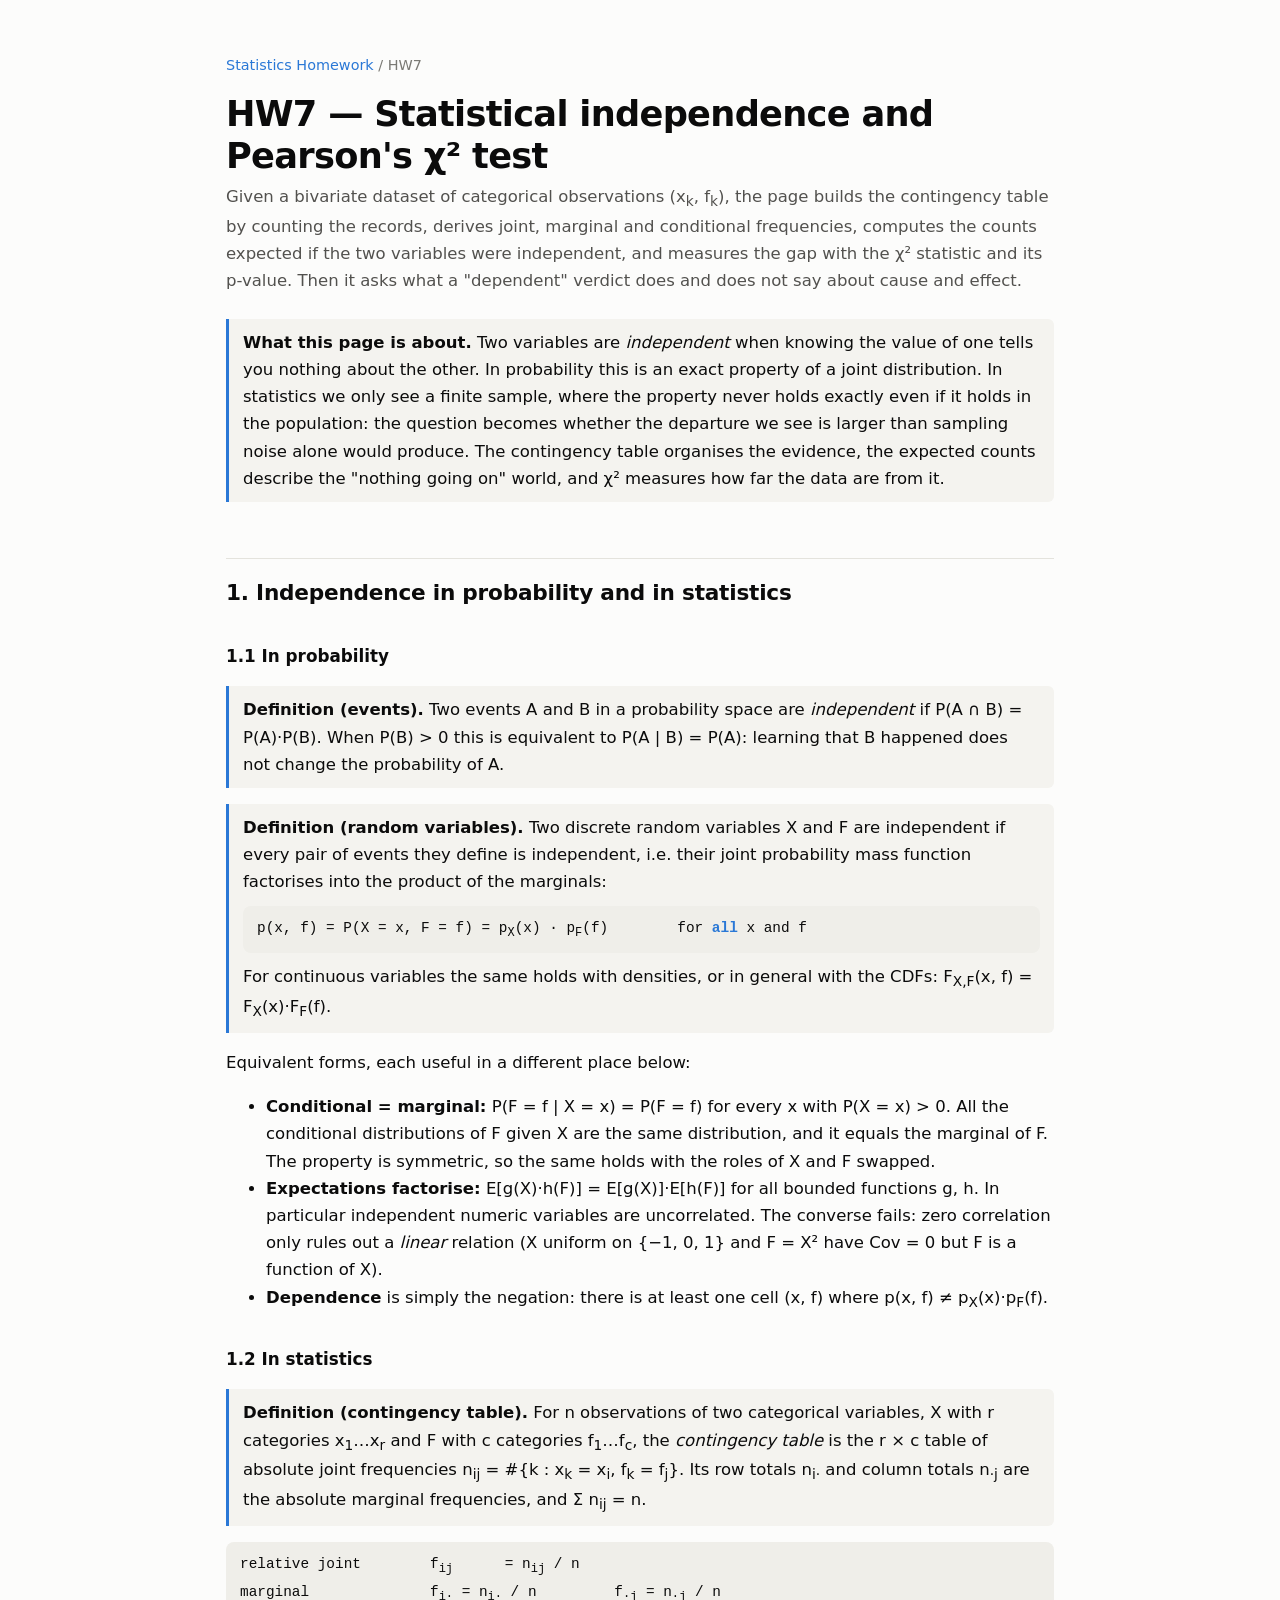
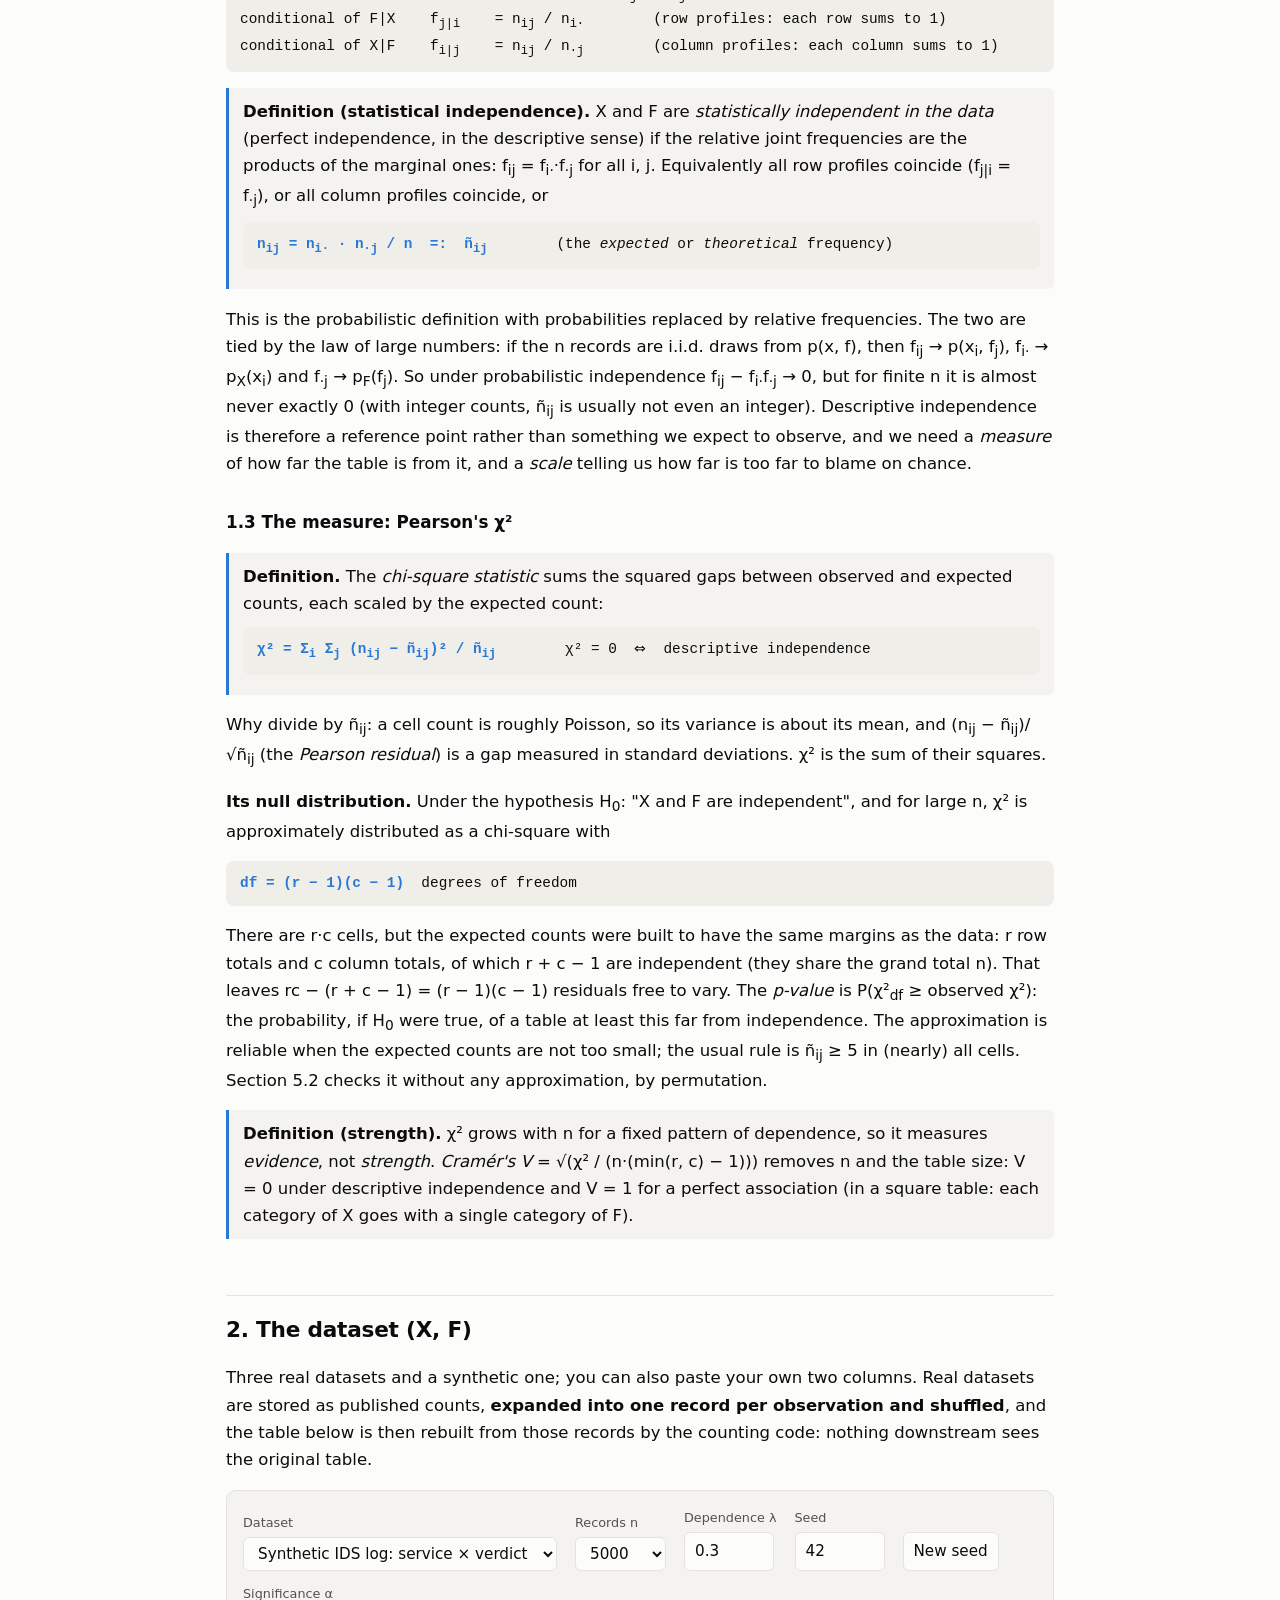
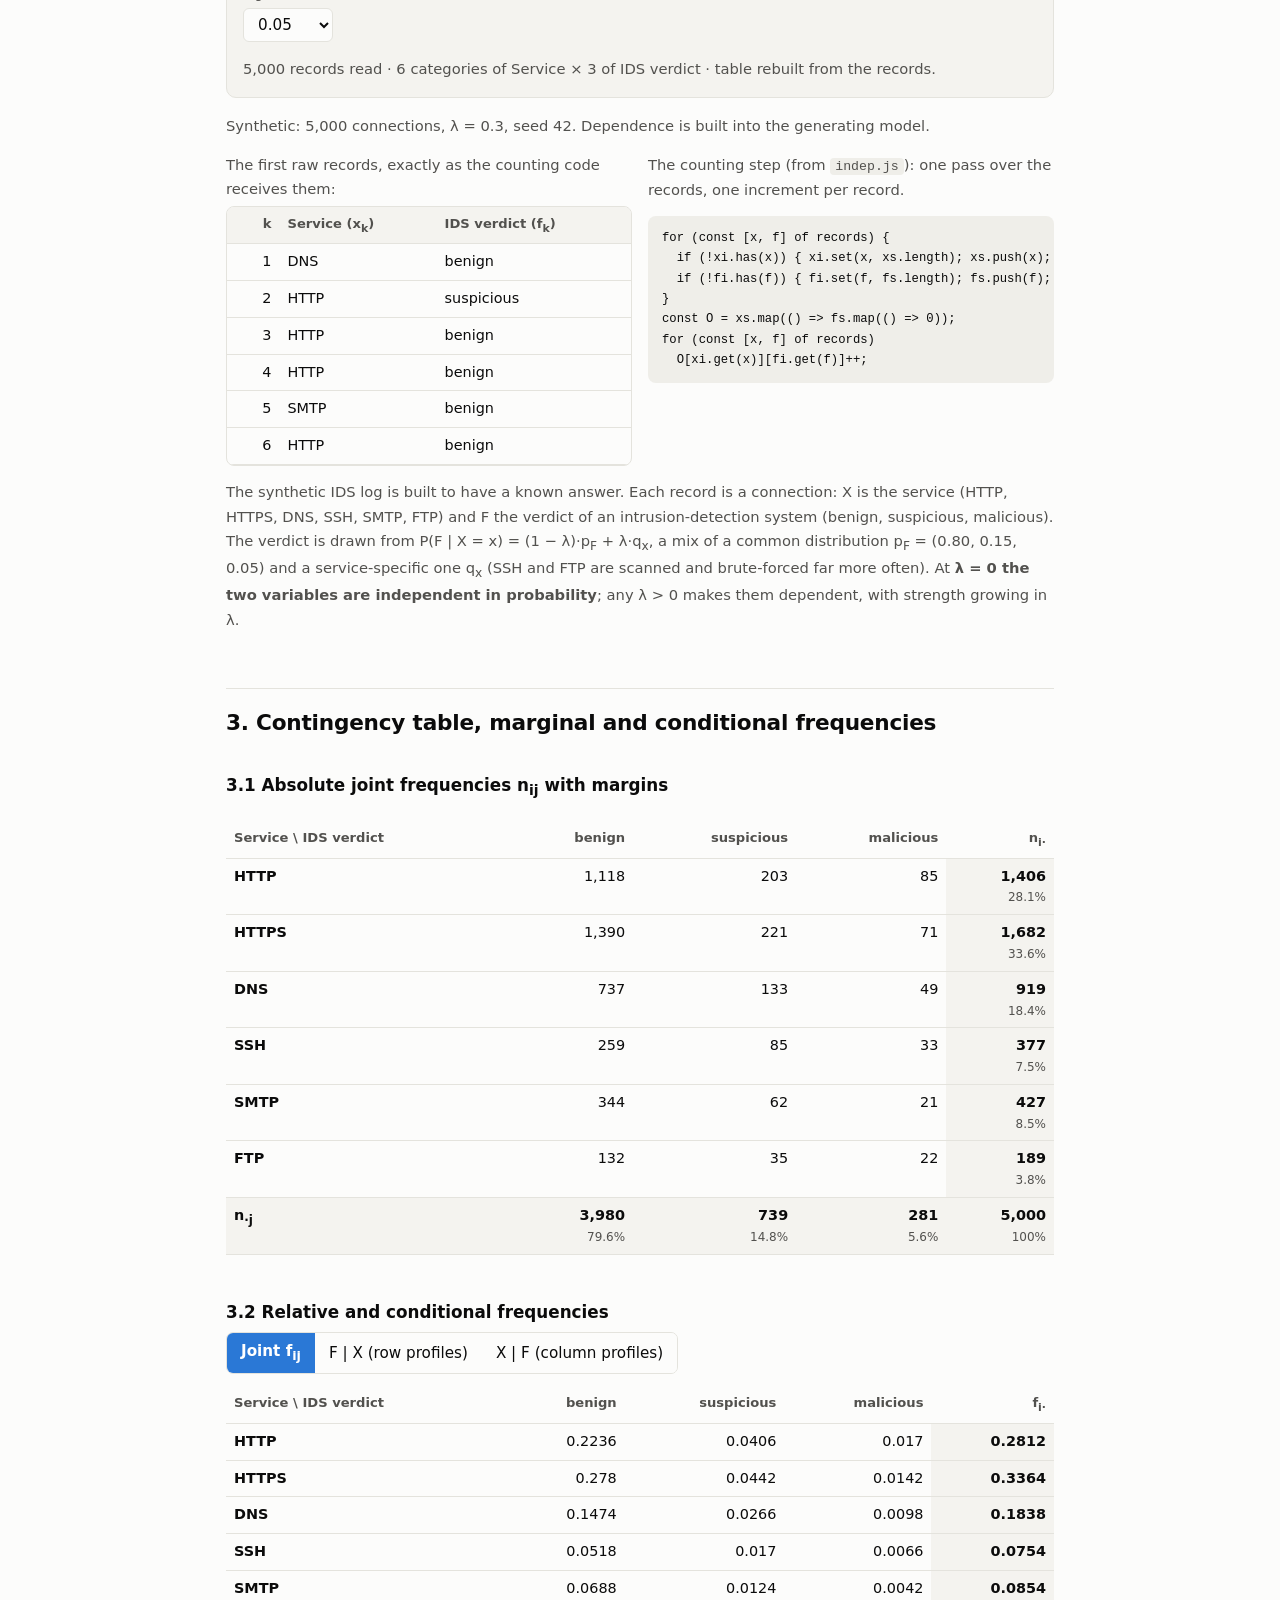
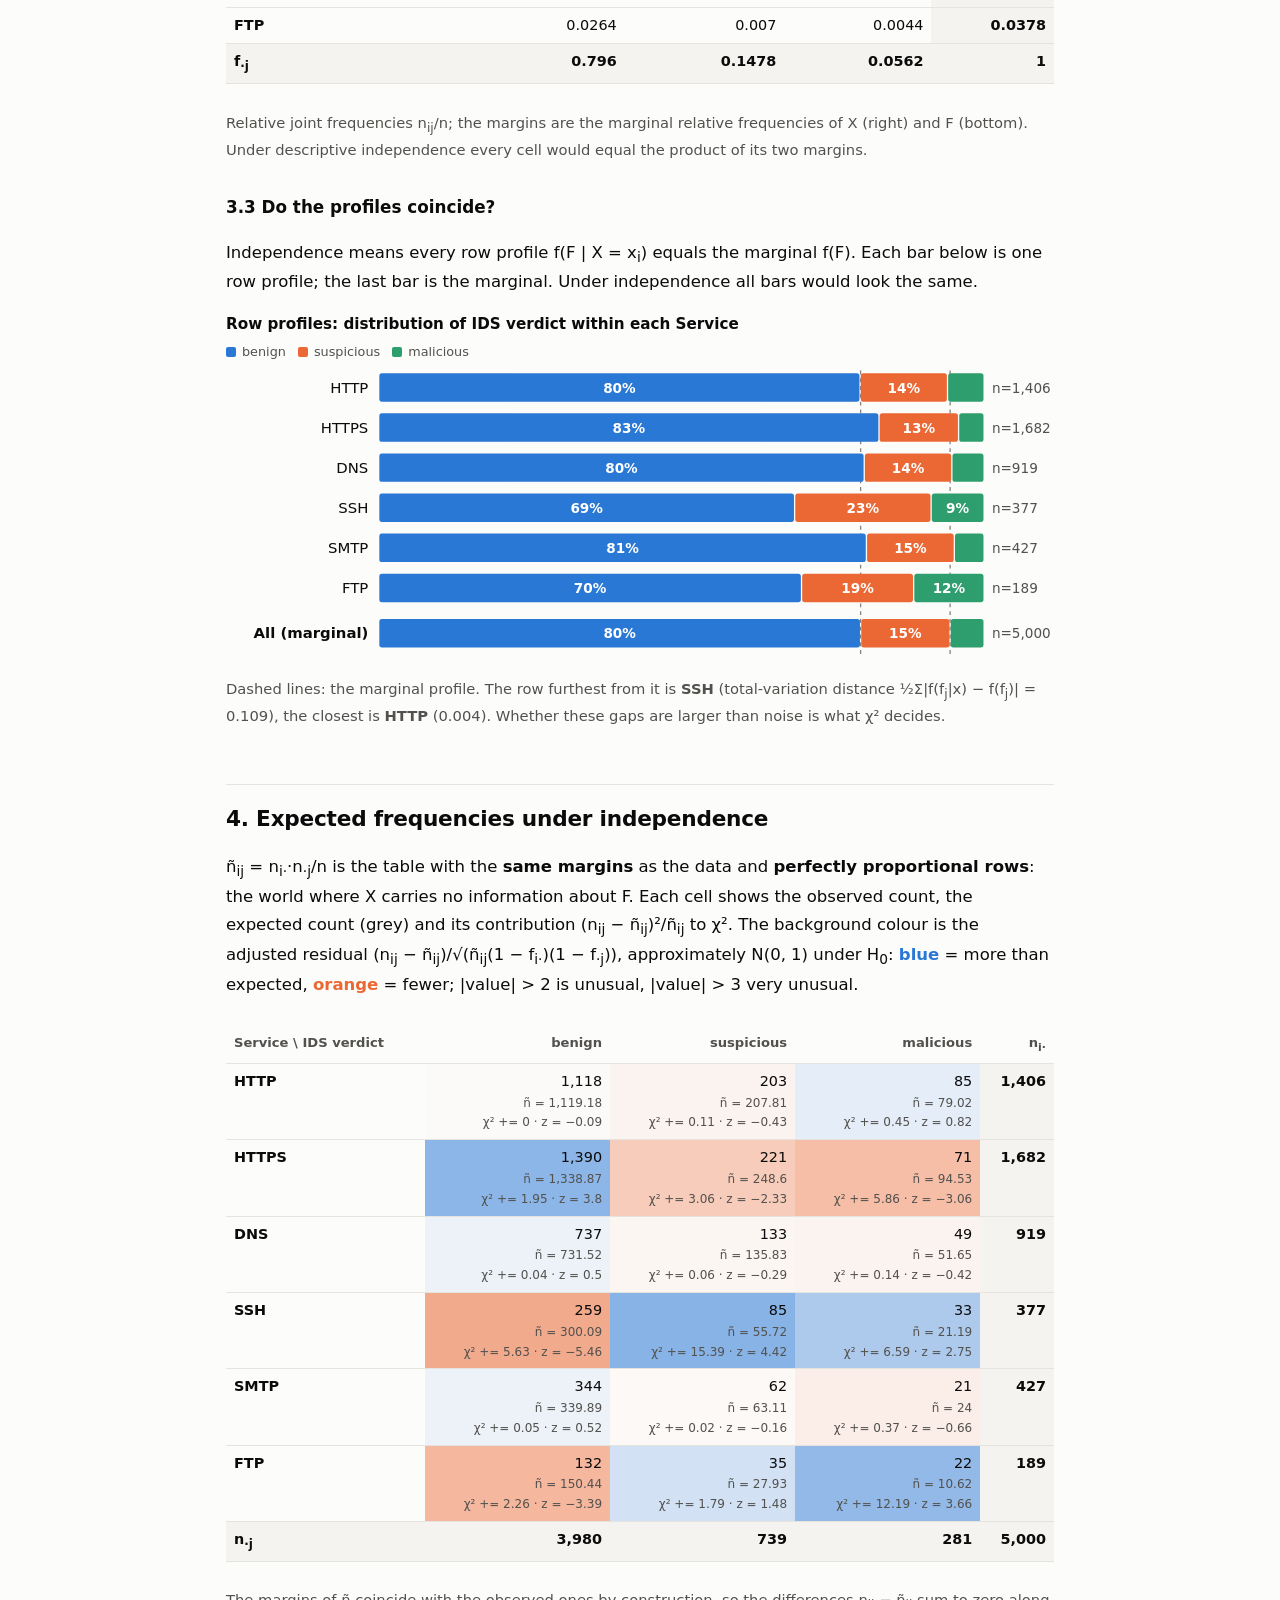
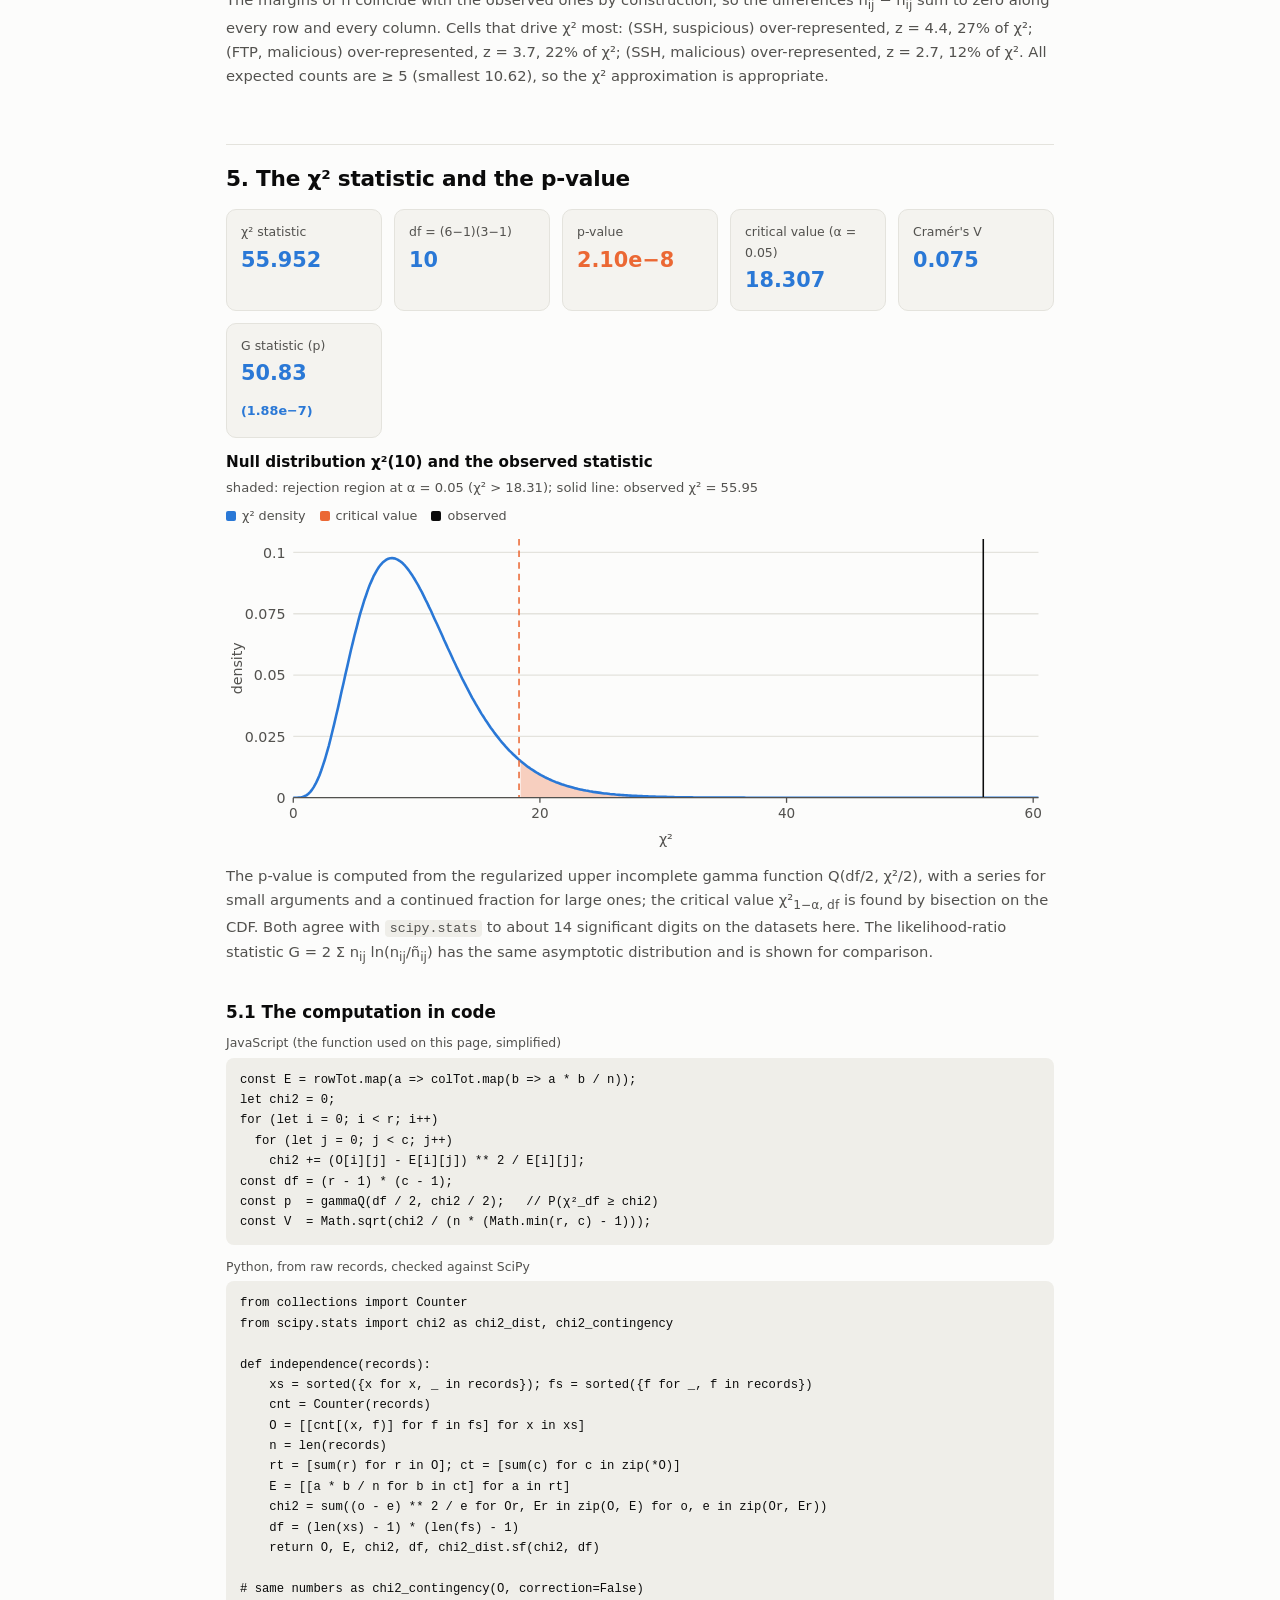
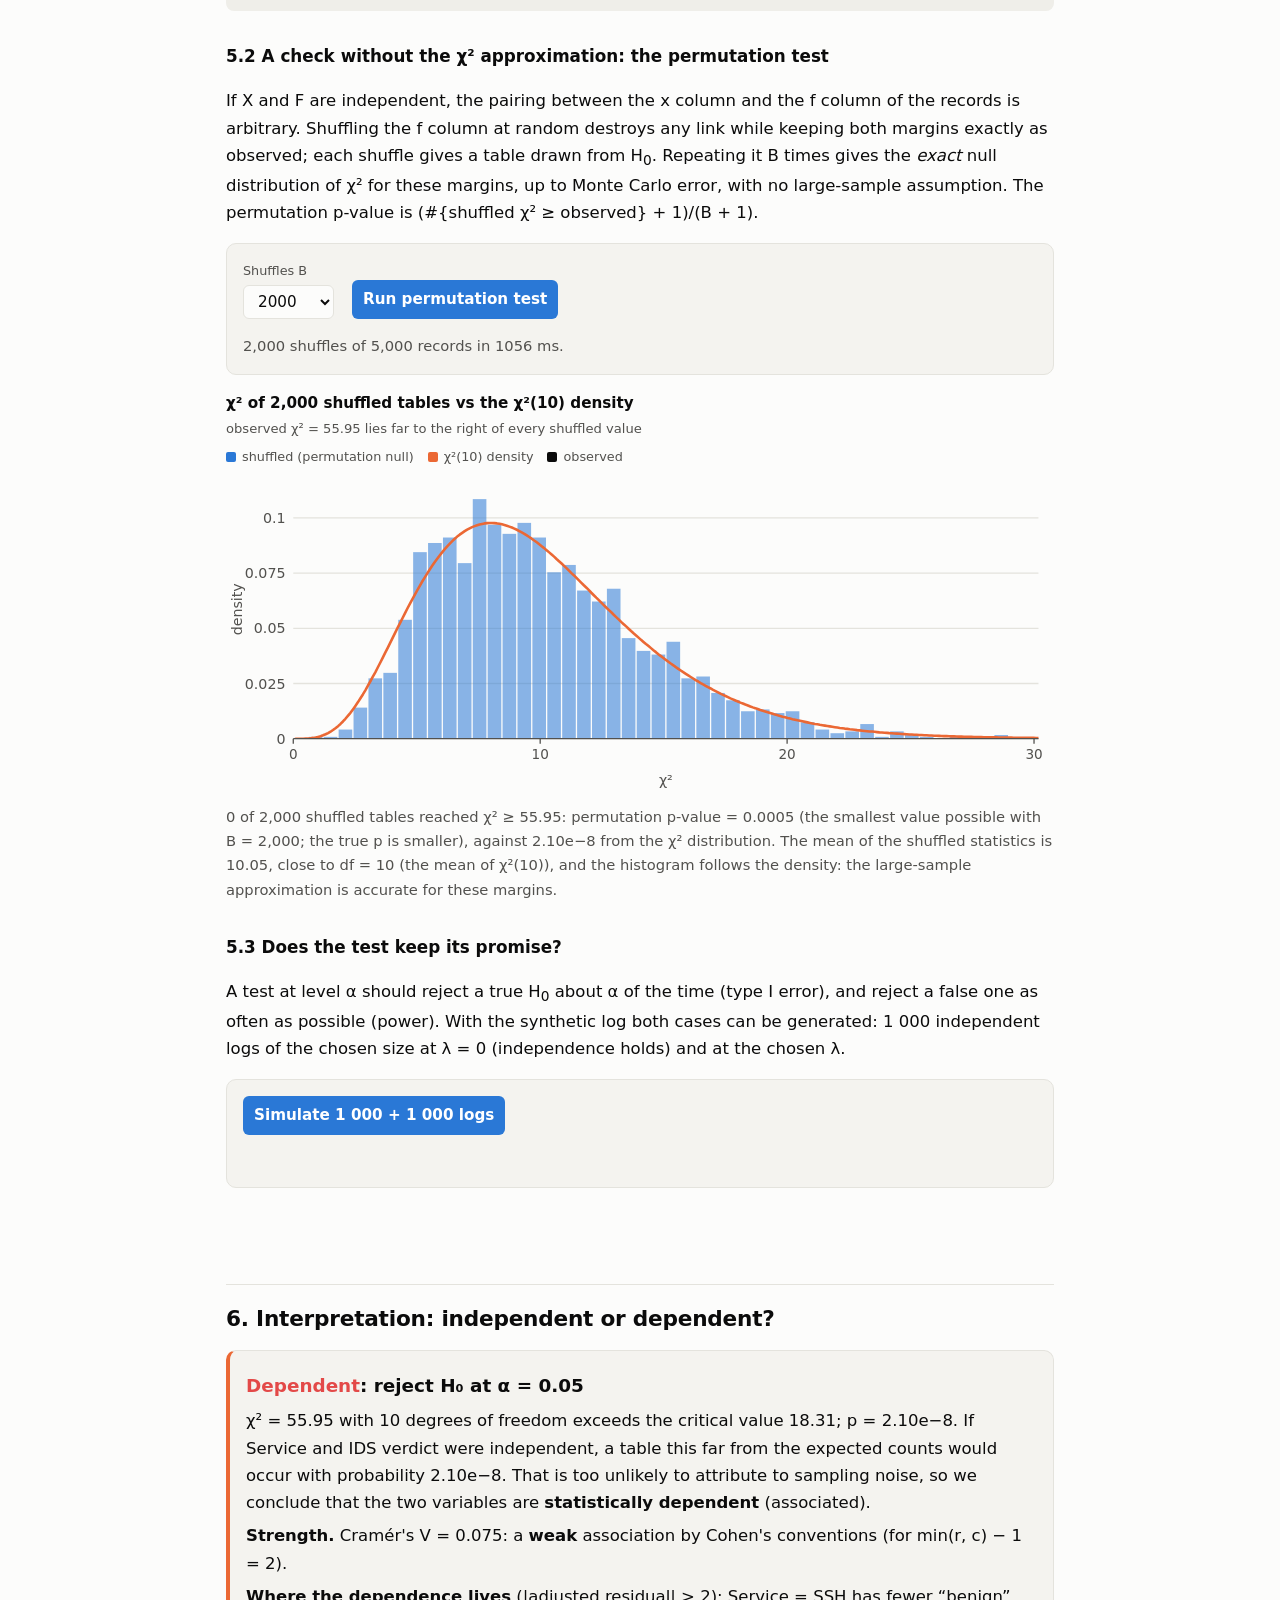
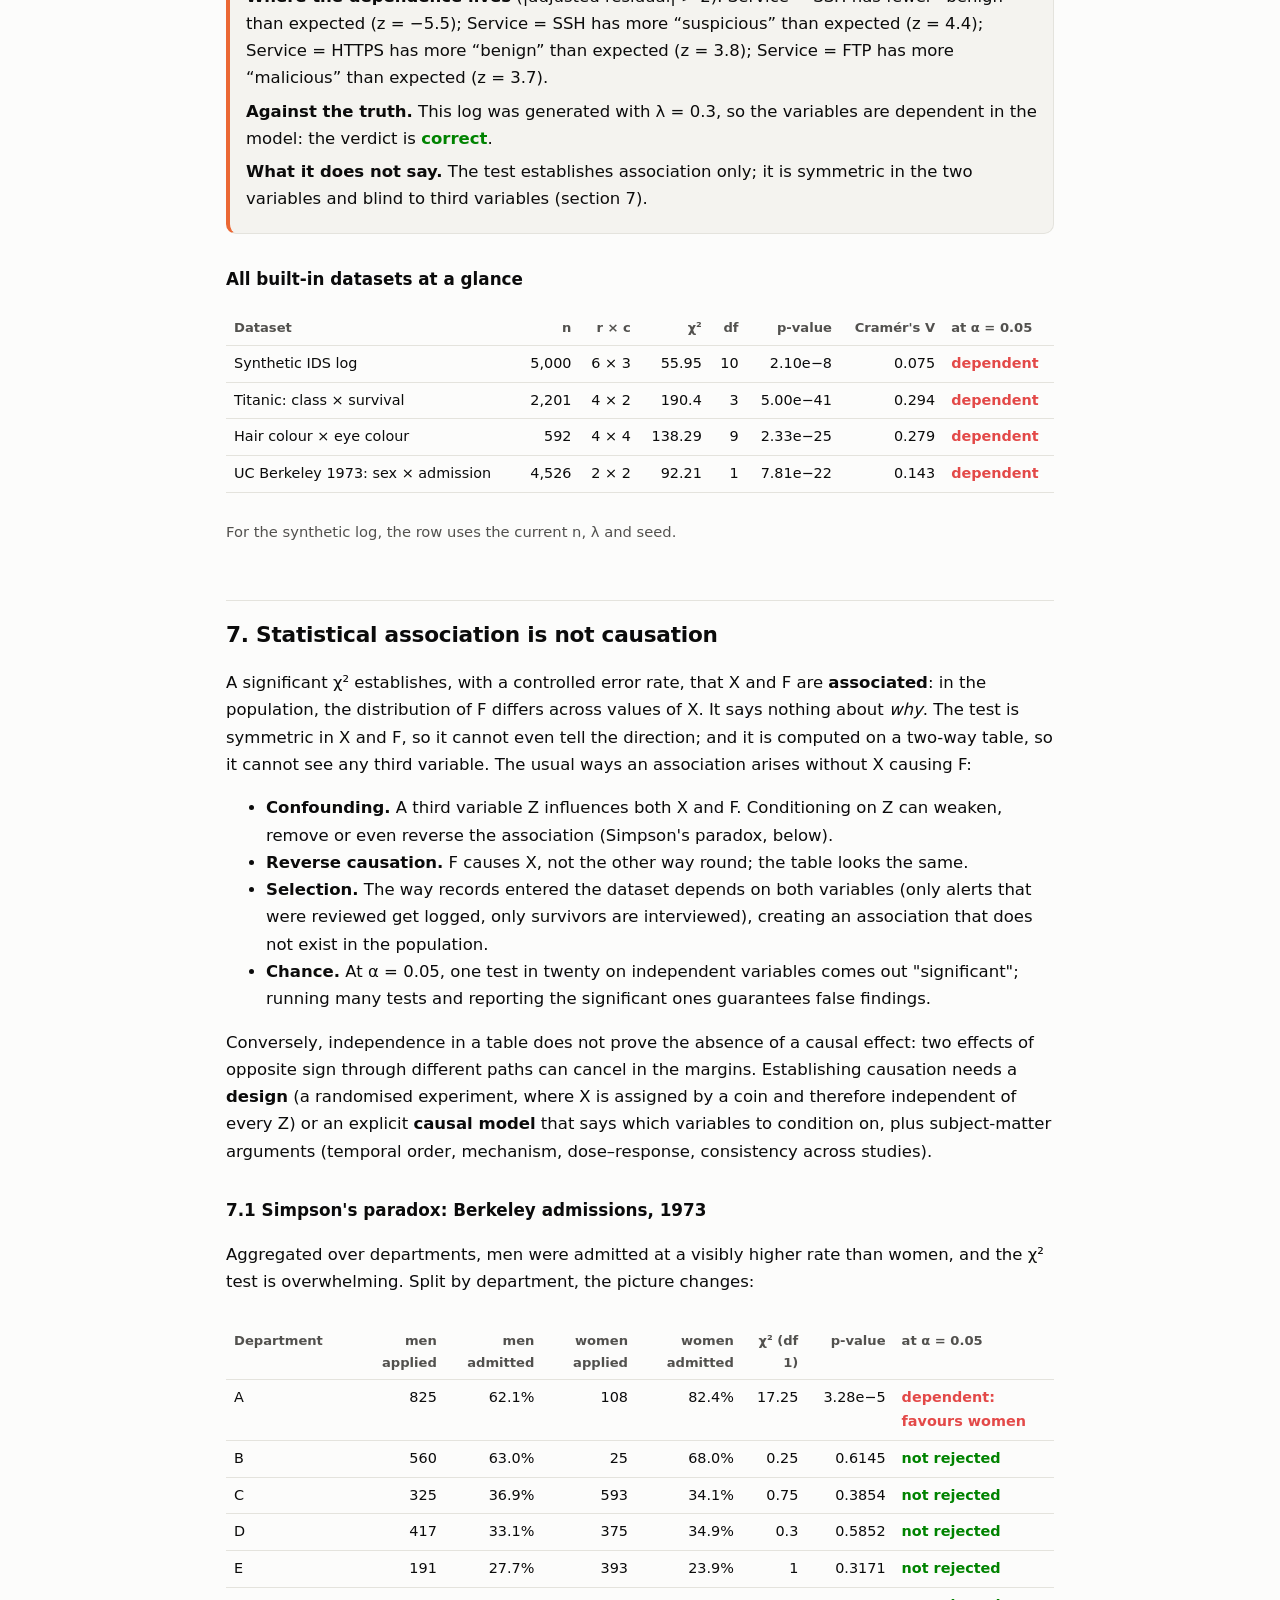
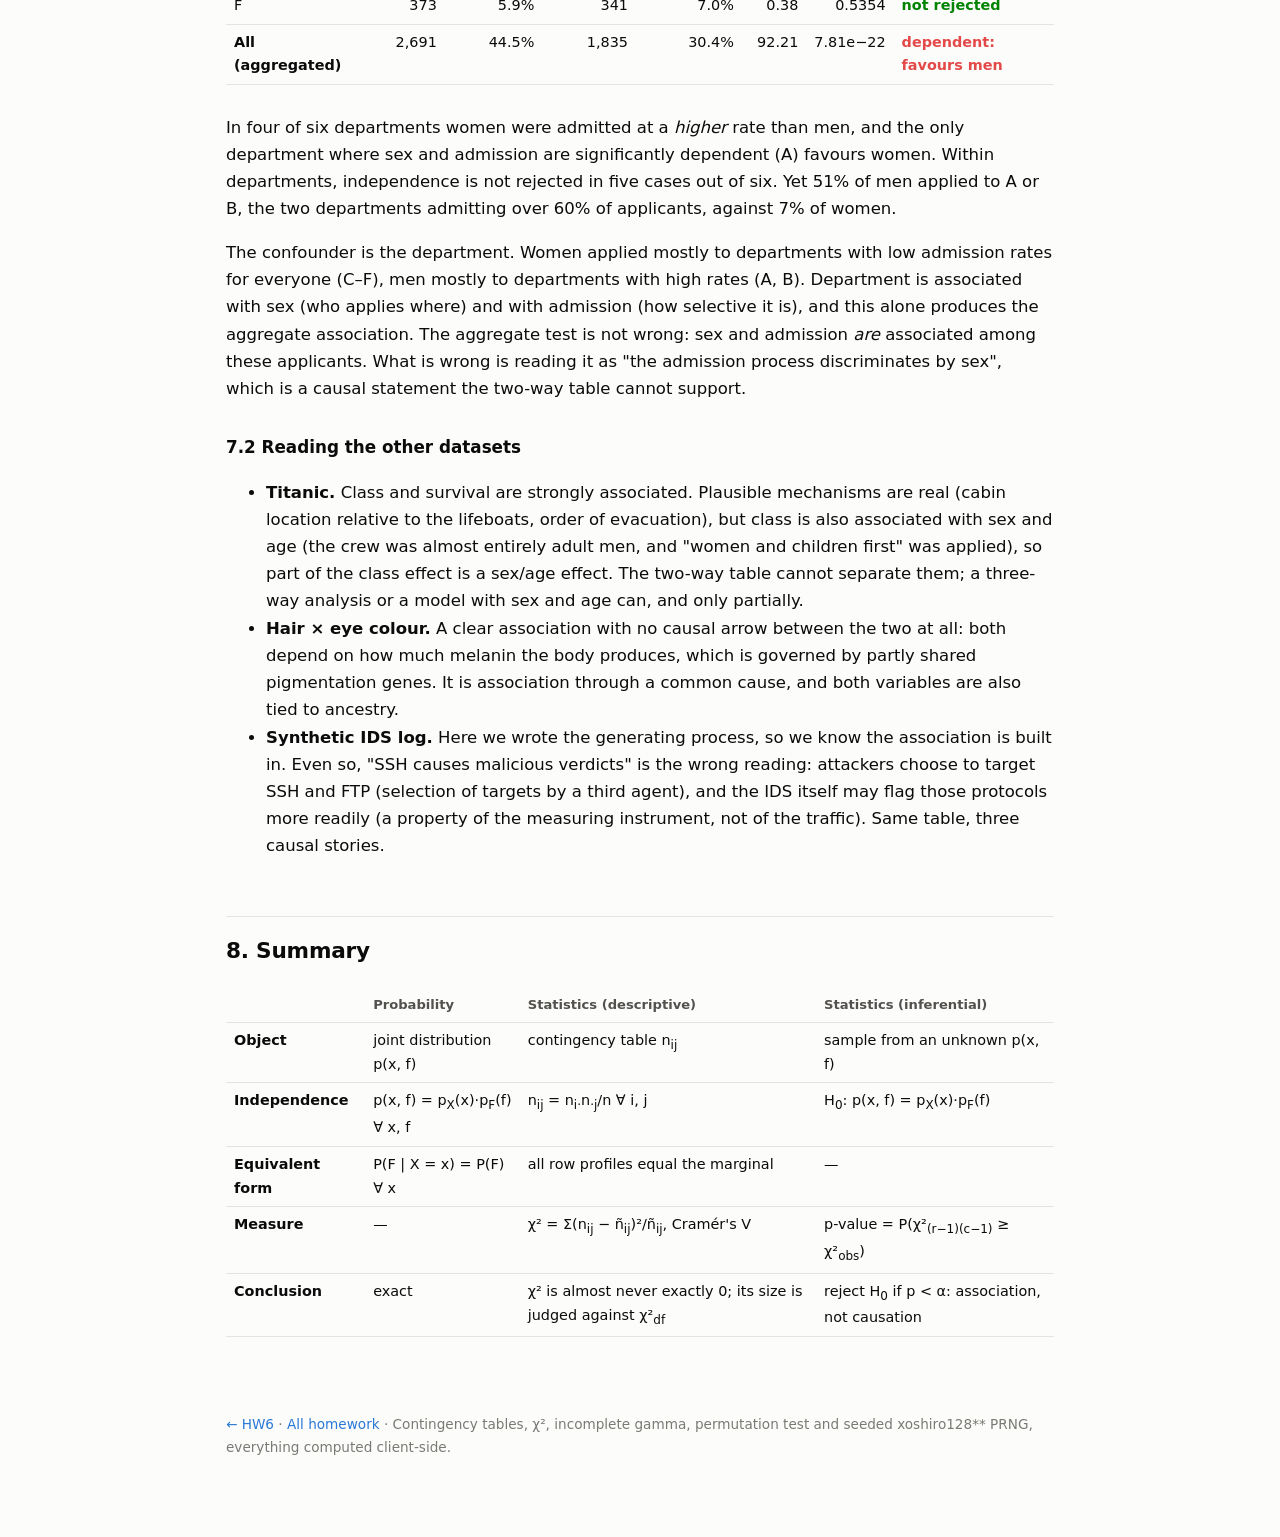
<file: hw7/index.html>
<!doctype html>
<html lang="en">
<head>
<meta charset="utf-8">
<meta name="viewport" content="width=device-width, initial-scale=1">
<title>HW7 · Statistical independence and the χ² test</title>
<link rel="stylesheet" href="../assets/style.css">
<style>
  :root { --c1:#2a78d6; --c2:#eb6834; --c3:#2f9e6e; --c4:#8a5cc7; --c5:#c99a1e; --c6:#7a7974; --c7:#d14d8b; --c8:#3aa7b8; }
  @media (prefers-color-scheme: dark) { :root:not([data-theme="light"]) { --c1:#3987e5; --c2:#d95926; --c3:#3fae7c; --c4:#9d73d6; --c5:#d4a835; --c6:#8f8e88; --c7:#de6a9f; --c8:#4bb8c9; } }
  .tiles { display:grid; grid-template-columns:repeat(auto-fit,minmax(130px,1fr)); gap:12px; margin:12px 0; }
  .tile { border:1px solid var(--line); border-radius:10px; padding:12px 14px; background:var(--panel); }
  .tile .lbl { font-size:.78rem; color:var(--fg2); }
  .tile .v { font-size:1.3rem; font-weight:700; font-variant-numeric:tabular-nums; color:var(--s1); }
  .tile .v.o { color:var(--s2); }
  .seg { display:inline-flex; border:1px solid var(--line); border-radius:7px; overflow:hidden; }
  .seg button { border-radius:0; background:var(--bg); color:var(--fg); border:none; font-weight:500; padding:6px 14px; }
  .seg button.on { background:var(--s1); color:#fff; font-weight:600; }
  .formula { font-family: ui-monospace, Menlo, Consolas, monospace; font-size:.9rem; background:var(--code); padding:10px 14px; border-radius:8px; overflow-x:auto; white-space:pre; line-height:1.7; margin:10px 0; }
  .formula b { color:var(--s1); }
  textarea { font: .85rem ui-monospace, Menlo, Consolas, monospace; width:100%; min-height:120px; color:var(--fg); background:var(--bg);
    border:1px solid var(--line); border-radius:6px; padding:8px 10px; resize:vertical; }
  .codegrid { display:grid; grid-template-columns:1fr; gap:12px; }
  .codegrid pre { margin:0; }
  .codegrid .lbl { font-size:.78rem; color:var(--fg2); margin:0 0 4px; }
  pre code { background:none; padding:0; }
  th { text-transform:none; letter-spacing:0; font-size:.82rem; }
  table.ct td, table.ct th { text-align:right; font-variant-numeric:tabular-nums; white-space:nowrap; }
  table.ct th:first-child, table.ct td:first-child { text-align:left; }
  table.ct tr.tot td, table.ct td.tot { font-weight:700; background:var(--panel); }
  table.ct td .s { display:block; font-size:.75rem; color:var(--fg2); font-weight:400; }
  table.ct thead th.grp { text-align:center; color:var(--fg); border-bottom:none; }
  td.ok { color:var(--ok); font-weight:600; } td.bad { color:var(--bad); font-weight:600; }
  .hide { display:none !important; }
  .verdict { border-radius:10px; padding:14px 16px; margin:14px 0; border:1px solid var(--line); background:var(--panel); }
  .verdict.dep { border-left:4px solid var(--s2); } .verdict.ind { border-left:4px solid var(--ok); }
  .verdict p { margin:6px 0; }
  .two { display:grid; grid-template-columns:repeat(auto-fit,minmax(300px,1fr)); gap:16px; }
  .lg { display:flex; gap:12px; flex-wrap:wrap; font-size:.8rem; color:var(--fg2); margin:4px 0 6px; }
  .lg span::before { content:""; display:inline-block; width:10px; height:10px; border-radius:2px; margin-right:6px; vertical-align:-1px; background:var(--c); }
  #status, #perm-status, #cal-status { min-height:1.4em; }
</style>
</head>
<body>
<main>
<p class="crumb"><a href="../">Statistics Homework</a> / HW7</p>
<h1>HW7 — Statistical independence and Pearson's χ² test</h1>
<p class="sub">Given a bivariate dataset of categorical observations (x<sub>k</sub>, f<sub>k</sub>), the page builds the contingency table by counting the records, derives joint, marginal and conditional frequencies, computes the counts expected if the two variables were independent, and measures the gap with the χ² statistic and its p-value. Then it asks what a "dependent" verdict does and does not say about cause and effect.</p>

<div class="def"><b>What this page is about.</b> Two variables are <i>independent</i> when knowing the value of one tells you nothing about the other. In probability this is an exact property of a joint distribution. In statistics we only see a finite sample, where the property never holds exactly even if it holds in the population: the question becomes whether the departure we see is larger than sampling noise alone would produce. The contingency table organises the evidence, the expected counts describe the "nothing going on" world, and χ² measures how far the data are from it.</div>

<!-- ======================================================================= -->
<h2>1. Independence in probability and in statistics</h2>

<h3>1.1 In probability</h3>
<div class="def"><b>Definition (events).</b> Two events A and B in a probability space are <i>independent</i> if P(A ∩ B) = P(A)·P(B). When P(B) &gt; 0 this is equivalent to P(A | B) = P(A): learning that B happened does not change the probability of A.</div>
<div class="def"><b>Definition (random variables).</b> Two discrete random variables X and F are independent if every pair of events they define is independent, i.e. their joint probability mass function factorises into the product of the marginals:
<div class="formula">p(x, f) = P(X = x, F = f) = p<sub>X</sub>(x) · p<sub>F</sub>(f)        for <b>all</b> x and f</div>
For continuous variables the same holds with densities, or in general with the CDFs: F<sub>X,F</sub>(x, f) = F<sub>X</sub>(x)·F<sub>F</sub>(f).</div>
<p>Equivalent forms, each useful in a different place below:</p>
<ul>
  <li><b>Conditional = marginal:</b> P(F = f | X = x) = P(F = f) for every x with P(X = x) &gt; 0. All the conditional distributions of F given X are the same distribution, and it equals the marginal of F. The property is symmetric, so the same holds with the roles of X and F swapped.</li>
  <li><b>Expectations factorise:</b> E[g(X)·h(F)] = E[g(X)]·E[h(F)] for all bounded functions g, h. In particular independent numeric variables are uncorrelated. The converse fails: zero correlation only rules out a <i>linear</i> relation (X uniform on {−1, 0, 1} and F = X² have Cov = 0 but F is a function of X).</li>
  <li><b>Dependence</b> is simply the negation: there is at least one cell (x, f) where p(x, f) ≠ p<sub>X</sub>(x)·p<sub>F</sub>(f).</li>
</ul>

<h3>1.2 In statistics</h3>
<div class="def"><b>Definition (contingency table).</b> For n observations of two categorical variables, X with r categories x<sub>1</sub>…x<sub>r</sub> and F with c categories f<sub>1</sub>…f<sub>c</sub>, the <i>contingency table</i> is the r × c table of absolute joint frequencies n<sub>ij</sub> = #{k : x<sub>k</sub> = x<sub>i</sub>, f<sub>k</sub> = f<sub>j</sub>}. Its row totals n<sub>i·</sub> and column totals n<sub>·j</sub> are the absolute marginal frequencies, and Σ n<sub>ij</sub> = n.</div>
<div class="formula">relative joint        f<sub>ij</sub>      = n<sub>ij</sub> / n
marginal              f<sub>i·</sub> = n<sub>i·</sub> / n         f<sub>·j</sub> = n<sub>·j</sub> / n
conditional of F|X    f<sub>j|i</sub>    = n<sub>ij</sub> / n<sub>i·</sub>        (row profiles: each row sums to 1)
conditional of X|F    f<sub>i|j</sub>    = n<sub>ij</sub> / n<sub>·j</sub>        (column profiles: each column sums to 1)</div>
<div class="def"><b>Definition (statistical independence).</b> X and F are <i>statistically independent in the data</i> (perfect independence, in the descriptive sense) if the relative joint frequencies are the products of the marginal ones: f<sub>ij</sub> = f<sub>i·</sub>·f<sub>·j</sub> for all i, j. Equivalently all row profiles coincide (f<sub>j|i</sub> = f<sub>·j</sub>), or all column profiles coincide, or
<div class="formula"><b>n<sub>ij</sub> = n<sub>i·</sub> · n<sub>·j</sub> / n  =:  ñ<sub>ij</sub></b>        (the <i>expected</i> or <i>theoretical</i> frequency)</div></div>
<p>This is the probabilistic definition with probabilities replaced by relative frequencies. The two are tied by the law of large numbers: if the n records are i.i.d. draws from p(x, f), then f<sub>ij</sub> → p(x<sub>i</sub>, f<sub>j</sub>), f<sub>i·</sub> → p<sub>X</sub>(x<sub>i</sub>) and f<sub>·j</sub> → p<sub>F</sub>(f<sub>j</sub>). So under probabilistic independence f<sub>ij</sub> − f<sub>i·</sub>f<sub>·j</sub> → 0, but for finite n it is almost never exactly 0 (with integer counts, ñ<sub>ij</sub> is usually not even an integer). Descriptive independence is therefore a reference point rather than something we expect to observe, and we need a <i>measure</i> of how far the table is from it, and a <i>scale</i> telling us how far is too far to blame on chance.</p>

<h3>1.3 The measure: Pearson's χ²</h3>
<div class="def"><b>Definition.</b> The <i>chi-square statistic</i> sums the squared gaps between observed and expected counts, each scaled by the expected count:
<div class="formula"><b>χ² = Σ<sub>i</sub> Σ<sub>j</sub> (n<sub>ij</sub> − ñ<sub>ij</sub>)² / ñ<sub>ij</sub></b>        χ² = 0  ⇔  descriptive independence</div></div>
<p>Why divide by ñ<sub>ij</sub>: a cell count is roughly Poisson, so its variance is about its mean, and (n<sub>ij</sub> − ñ<sub>ij</sub>)/√ñ<sub>ij</sub> (the <i>Pearson residual</i>) is a gap measured in standard deviations. χ² is the sum of their squares.</p>
<p><b>Its null distribution.</b> Under the hypothesis H<sub>0</sub>: "X and F are independent", and for large n, χ² is approximately distributed as a chi-square with</p>
<div class="formula"><b>df = (r − 1)(c − 1)</b>  degrees of freedom</div>
<p>There are r·c cells, but the expected counts were built to have the same margins as the data: r row totals and c column totals, of which r + c − 1 are independent (they share the grand total n). That leaves rc − (r + c − 1) = (r − 1)(c − 1) residuals free to vary. The <i>p-value</i> is P(χ²<sub>df</sub> ≥ observed χ²): the probability, if H<sub>0</sub> were true, of a table at least this far from independence. The approximation is reliable when the expected counts are not too small; the usual rule is ñ<sub>ij</sub> ≥ 5 in (nearly) all cells. Section 5.2 checks it without any approximation, by permutation.</p>
<div class="def"><b>Definition (strength).</b> χ² grows with n for a fixed pattern of dependence, so it measures <i>evidence</i>, not <i>strength</i>. <i>Cramér's V</i> = √(χ² / (n·(min(r, c) − 1))) removes n and the table size: V = 0 under descriptive independence and V = 1 for a perfect association (in a square table: each category of X goes with a single category of F).</div>

<!-- ======================================================================= -->
<h2>2. The dataset (X, F)</h2>
<p>Three real datasets and a synthetic one; you can also paste your own two columns. Real datasets are stored as published counts, <b>expanded into one record per observation and shuffled</b>, and the table below is then rebuilt from those records by the counting code: nothing downstream sees the original table.</p>
<div class="panel">
  <div class="controls">
    <label>Dataset
      <select id="ds">
        <option value="ids" selected>Synthetic IDS log: service × verdict</option>
        <option value="titanic">Titanic: class × survival</option>
        <option value="haireye">Hair colour × eye colour</option>
        <option value="ucb">UC Berkeley 1973: sex × admission</option>
        <option value="custom">Your own data (paste CSV)</option>
      </select></label>
    <span id="ids-ctl" class="controls">
      <label>Records n <select id="ids-n"><option>200</option><option>1000</option><option selected>5000</option><option>20000</option></select></label>
      <label>Dependence λ <input id="ids-l" type="number" min="0" max="1" step="0.05" value="0.3"></label>
      <label>Seed <input id="ids-seed" type="number" value="42"></label>
      <button id="ids-new" class="ghost">New seed</button>
    </span>
    <label>Significance α
      <select id="alpha"><option value="0.1">0.10</option><option value="0.05" selected>0.05</option><option value="0.01">0.01</option></select></label>
  </div>
  <div id="custom-ctl" class="hide" style="margin-top:12px">
    <label style="display:block;font-size:.8rem;color:var(--fg2)">Two columns per line, comma / semicolon / tab separated
      <textarea id="csv">protocol,alert
SSH,yes
HTTP,no
HTTP,no
SSH,yes
DNS,no
HTTP,yes
SSH,no
DNS,no
HTTP,no
SSH,yes
DNS,no
HTTP,no</textarea></label>
    <div class="controls" style="margin-top:8px">
      <label style="flex-direction:row;align-items:center;gap:6px"><input id="csv-h" type="checkbox" checked> first line is a header</label>
      <button id="csv-go">Use this data</button>
    </div>
  </div>
  <p id="status" class="note" style="margin-bottom:0"></p>
</div>
<p class="note" id="ds-about"></p>
<div class="two">
  <div>
    <p class="note" style="margin:0 0 4px">The first raw records, exactly as the counting code receives them:</p>
    <div class="scroll" style="max-height:260px"><table id="raw"></table></div>
  </div>
  <div>
    <p class="note" style="margin:0 0 4px">The counting step (from <code>indep.js</code>): one pass over the records, one increment per record.</p>
<pre><code>for (const [x, f] of records) {
  if (!xi.has(x)) { xi.set(x, xs.length); xs.push(x); }
  if (!fi.has(f)) { fi.set(f, fs.length); fs.push(f); }
}
const O = xs.map(() => fs.map(() => 0));
for (const [x, f] of records)
  O[xi.get(x)][fi.get(f)]++;</code></pre>
  </div>
</div>
<p class="note">The synthetic IDS log is built to have a known answer. Each record is a connection: X is the service (HTTP, HTTPS, DNS, SSH, SMTP, FTP) and F the verdict of an intrusion-detection system (benign, suspicious, malicious). The verdict is drawn from P(F | X = x) = (1 − λ)·p<sub>F</sub> + λ·q<sub>x</sub>, a mix of a common distribution p<sub>F</sub> = (0.80, 0.15, 0.05) and a service-specific one q<sub>x</sub> (SSH and FTP are scanned and brute-forced far more often). At <b>λ = 0 the two variables are independent in probability</b>; any λ &gt; 0 makes them dependent, with strength growing in λ.</p>

<!-- ======================================================================= -->
<h2>3. Contingency table, marginal and conditional frequencies</h2>
<h3>3.1 Absolute joint frequencies n<sub>ij</sub> with margins</h3>
<div style="overflow-x:auto"><table id="t-abs" class="ct"></table></div>

<h3>3.2 Relative and conditional frequencies</h3>
<div class="seg" id="view">
  <button data-v="joint" class="on">Joint f<sub>ij</sub></button>
  <button data-v="row">F | X (row profiles)</button>
  <button data-v="col">X | F (column profiles)</button>
</div>
<div style="overflow-x:auto"><table id="t-rel" class="ct"></table></div>
<p class="note" id="rel-note"></p>

<h3>3.3 Do the profiles coincide?</h3>
<p>Independence means every row profile f(F | X = x<sub>i</sub>) equals the marginal f(F). Each bar below is one row profile; the last bar is the marginal. Under independence all bars would look the same.</p>
<div id="profiles"></div>
<p class="note" id="prof-note"></p>

<!-- ======================================================================= -->
<h2>4. Expected frequencies under independence</h2>
<p>ñ<sub>ij</sub> = n<sub>i·</sub>·n<sub>·j</sub>/n is the table with the <b>same margins</b> as the data and <b>perfectly proportional rows</b>: the world where X carries no information about F. Each cell shows the observed count, the expected count (grey) and its contribution (n<sub>ij</sub> − ñ<sub>ij</sub>)²/ñ<sub>ij</sub> to χ². The background colour is the adjusted residual (n<sub>ij</sub> − ñ<sub>ij</sub>)/√(ñ<sub>ij</sub>(1 − f<sub>i·</sub>)(1 − f<sub>·j</sub>)), approximately N(0, 1) under H<sub>0</sub>: <span style="color:var(--s1);font-weight:600">blue</span> = more than expected, <span style="color:var(--s2);font-weight:600">orange</span> = fewer; |value| &gt; 2 is unusual, |value| &gt; 3 very unusual.</p>
<div style="overflow-x:auto"><table id="t-exp" class="ct"></table></div>
<p class="note" id="exp-note"></p>

<!-- ======================================================================= -->
<h2>5. The χ² statistic and the p-value</h2>
<div class="tiles" id="tiles"></div>
<div id="chi-plot"></div>
<p class="note">The p-value is computed from the regularized upper incomplete gamma function Q(df/2, χ²/2), with a series for small arguments and a continued fraction for large ones; the critical value χ²<sub>1−α, df</sub> is found by bisection on the CDF. Both agree with <code>scipy.stats</code> to about 14 significant digits on the datasets here. The likelihood-ratio statistic G = 2 Σ n<sub>ij</sub> ln(n<sub>ij</sub>/ñ<sub>ij</sub>) has the same asymptotic distribution and is shown for comparison.</p>

<h3>5.1 The computation in code</h3>
<div class="codegrid">
<div><p class="lbl">JavaScript (the function used on this page, simplified)</p>
<pre><code>const E = rowTot.map(a =&gt; colTot.map(b =&gt; a * b / n));
let chi2 = 0;
for (let i = 0; i &lt; r; i++)
  for (let j = 0; j &lt; c; j++)
    chi2 += (O[i][j] - E[i][j]) ** 2 / E[i][j];
const df = (r - 1) * (c - 1);
const p  = gammaQ(df / 2, chi2 / 2);   // P(χ²_df ≥ chi2)
const V  = Math.sqrt(chi2 / (n * (Math.min(r, c) - 1)));</code></pre></div>
<div><p class="lbl">Python, from raw records, checked against SciPy</p>
<pre><code>from collections import Counter
from scipy.stats import chi2 as chi2_dist, chi2_contingency

def independence(records):
    xs = sorted({x for x, _ in records}); fs = sorted({f for _, f in records})
    cnt = Counter(records)
    O = [[cnt[(x, f)] for f in fs] for x in xs]
    n = len(records)
    rt = [sum(r) for r in O]; ct = [sum(c) for c in zip(*O)]
    E = [[a * b / n for b in ct] for a in rt]
    chi2 = sum((o - e) ** 2 / e for Or, Er in zip(O, E) for o, e in zip(Or, Er))
    df = (len(xs) - 1) * (len(fs) - 1)
    return O, E, chi2, df, chi2_dist.sf(chi2, df)

# same numbers as chi2_contingency(O, correction=False)</code></pre></div>
</div>

<h3>5.2 A check without the χ² approximation: the permutation test</h3>
<p>If X and F are independent, the pairing between the x column and the f column of the records is arbitrary. Shuffling the f column at random destroys any link while keeping both margins exactly as observed; each shuffle gives a table drawn from H<sub>0</sub>. Repeating it B times gives the <i>exact</i> null distribution of χ² for these margins, up to Monte Carlo error, with no large-sample assumption. The permutation p-value is (#{shuffled χ² ≥ observed} + 1)/(B + 1).</p>
<div class="panel">
  <div class="controls">
    <label>Shuffles B <select id="perm-B"><option>500</option><option selected>2000</option><option>10000</option></select></label>
    <button id="perm-go">Run permutation test</button>
  </div>
  <p id="perm-status" class="note" style="margin-bottom:0"></p>
</div>
<div id="perm-plot"></div>
<p class="note" id="perm-note"></p>

<h3>5.3 Does the test keep its promise?</h3>
<p>A test at level α should reject a true H<sub>0</sub> about α of the time (type I error), and reject a false one as often as possible (power). With the synthetic log both cases can be generated: 1 000 independent logs of the chosen size at λ = 0 (independence holds) and at the chosen λ.</p>
<div class="panel">
  <div class="controls"><button id="cal-go">Simulate 1 000 + 1 000 logs</button></div>
  <p id="cal-status" class="note" style="margin-bottom:0"></p>
</div>
<div style="overflow-x:auto"><table id="cal-table"></table></div>
<div id="cal-plot"></div>

<!-- ======================================================================= -->
<h2>6. Interpretation: independent or dependent?</h2>
<div id="verdict" class="verdict"></div>
<h3>All built-in datasets at a glance</h3>
<div style="overflow-x:auto"><table id="all-table"></table></div>
<p class="note">For the synthetic log, the row uses the current n, λ and seed.</p>

<!-- ======================================================================= -->
<h2>7. Statistical association is not causation</h2>
<p>A significant χ² establishes, with a controlled error rate, that X and F are <b>associated</b>: in the population, the distribution of F differs across values of X. It says nothing about <i>why</i>. The test is symmetric in X and F, so it cannot even tell the direction; and it is computed on a two-way table, so it cannot see any third variable. The usual ways an association arises without X causing F:</p>
<ul>
  <li><b>Confounding.</b> A third variable Z influences both X and F. Conditioning on Z can weaken, remove or even reverse the association (Simpson's paradox, below).</li>
  <li><b>Reverse causation.</b> F causes X, not the other way round; the table looks the same.</li>
  <li><b>Selection.</b> The way records entered the dataset depends on both variables (only alerts that were reviewed get logged, only survivors are interviewed), creating an association that does not exist in the population.</li>
  <li><b>Chance.</b> At α = 0.05, one test in twenty on independent variables comes out "significant"; running many tests and reporting the significant ones guarantees false findings.</li>
</ul>
<p>Conversely, independence in a table does not prove the absence of a causal effect: two effects of opposite sign through different paths can cancel in the margins. Establishing causation needs a <b>design</b> (a randomised experiment, where X is assigned by a coin and therefore independent of every Z) or an explicit <b>causal model</b> that says which variables to condition on, plus subject-matter arguments (temporal order, mechanism, dose–response, consistency across studies).</p>

<h3>7.1 Simpson's paradox: Berkeley admissions, 1973</h3>
<p>Aggregated over departments, men were admitted at a visibly higher rate than women, and the χ² test is overwhelming. Split by department, the picture changes:</p>
<div style="overflow-x:auto"><table id="ucb-table"></table></div>
<p id="ucb-note"></p>
<p>The confounder is the department. Women applied mostly to departments with low admission rates for everyone (C–F), men mostly to departments with high rates (A, B). Department is associated with sex (who applies where) and with admission (how selective it is), and this alone produces the aggregate association. The aggregate test is not wrong: sex and admission <i>are</i> associated among these applicants. What is wrong is reading it as "the admission process discriminates by sex", which is a causal statement the two-way table cannot support.</p>

<h3>7.2 Reading the other datasets</h3>
<ul>
  <li><b>Titanic.</b> Class and survival are strongly associated. Plausible mechanisms are real (cabin location relative to the lifeboats, order of evacuation), but class is also associated with sex and age (the crew was almost entirely adult men, and "women and children first" was applied), so part of the class effect is a sex/age effect. The two-way table cannot separate them; a three-way analysis or a model with sex and age can, and only partially.</li>
  <li><b>Hair × eye colour.</b> A clear association with no causal arrow between the two at all: both depend on how much melanin the body produces, which is governed by partly shared pigmentation genes. It is association through a common cause, and both variables are also tied to ancestry.</li>
  <li><b>Synthetic IDS log.</b> Here we wrote the generating process, so we know the association is built in. Even so, "SSH causes malicious verdicts" is the wrong reading: attackers choose to target SSH and FTP (selection of targets by a third agent), and the IDS itself may flag those protocols more readily (a property of the measuring instrument, not of the traffic). Same table, three causal stories.</li>
</ul>

<!-- ======================================================================= -->
<h2>8. Summary</h2>
<div style="overflow-x:auto">
<table>
  <thead><tr><th></th><th>Probability</th><th>Statistics (descriptive)</th><th>Statistics (inferential)</th></tr></thead>
  <tbody>
    <tr><td><b>Object</b></td><td>joint distribution p(x, f)</td><td>contingency table n<sub>ij</sub></td><td>sample from an unknown p(x, f)</td></tr>
    <tr><td><b>Independence</b></td><td>p(x, f) = p<sub>X</sub>(x)·p<sub>F</sub>(f) ∀ x, f</td><td>n<sub>ij</sub> = n<sub>i·</sub>n<sub>·j</sub>/n ∀ i, j</td><td>H<sub>0</sub>: p(x, f) = p<sub>X</sub>(x)·p<sub>F</sub>(f)</td></tr>
    <tr><td><b>Equivalent form</b></td><td>P(F | X = x) = P(F) ∀ x</td><td>all row profiles equal the marginal</td><td>—</td></tr>
    <tr><td><b>Measure</b></td><td>—</td><td>χ² = Σ(n<sub>ij</sub> − ñ<sub>ij</sub>)²/ñ<sub>ij</sub>, Cramér's V</td><td>p-value = P(χ²<sub>(r−1)(c−1)</sub> ≥ χ²<sub>obs</sub>)</td></tr>
    <tr><td><b>Conclusion</b></td><td>exact</td><td>χ² is almost never exactly 0; its size is judged against χ²<sub>df</sub></td><td>reject H<sub>0</sub> if p &lt; α: association, not causation</td></tr>
  </tbody>
</table>
</div>

<footer><a href="../hw6/">← HW6</a> · <a href="../">All homework</a> · Contingency tables, χ², incomplete gamma, permutation test and seeded xoshiro128** PRNG, everything computed client-side.</footer>
</main>

<script src="../hw4/sim.js"></script>
<script src="./indep.js"></script>
<script src="./data.js"></script>
<script src="../hw4/plot.js"></script>
<script>
const $ = (s) => document.querySelector(s);
const H = window.HW7, D = window.HW7_DATA;
const css = (v) => getComputedStyle(document.documentElement).getPropertyValue(v).trim();
const PAL = () => [1, 2, 3, 4, 5, 6, 7, 8].map((i) => css("--c" + i));
const nn = (n) => n.toLocaleString("en");
const f = (v, d = 3) => Number.isFinite(v) ? (+v.toFixed(d)).toLocaleString("en", { maximumFractionDigits: d }).replace("-", "−") : "—";
const pct = (v, d = 1) => Number.isFinite(v) ? (v * 100).toFixed(d) + "%" : "—";
const pv = (p) => !Number.isFinite(p) ? "—" : p === 0 ? "&lt; 1e−300" : p < 1e-4 ? p.toExponential(2).replace("e-", "e−") : p.toFixed(4);
const esc = (s) => String(s).replace(/[&<>"]/g, (c) => ({ "&": "&amp;", "<": "&lt;", ">": "&gt;", '"': "&quot;" }[c]));
let CUR = null, VIEW = "joint";

// ---------------- data loading ----------------
function load() {
  const k = $("#ds").value;
  $("#ids-ctl").classList.toggle("hide", k !== "ids");
  $("#custom-ctl").classList.toggle("hide", k !== "custom");
  let recs, names, rows, cols, about;
  if (k === "ids") {
    const n = +$("#ids-n").value, lam = Math.min(1, Math.max(0, +$("#ids-l").value || 0)), seed = +$("#ids-seed").value | 0;
    recs = H.idsLog(n, lam, seed); names = ["Service", "IDS verdict"]; rows = H.IDS.services; cols = H.IDS.verdicts;
    about = `Synthetic: ${nn(n)} connections, λ = ${lam}, seed ${seed}. ${lam === 0 ? "Independence holds in the generating model." : "Dependence is built into the generating model."}`;
  } else if (k === "custom") {
    const p = H.parseCSV($("#csv").value, $("#csv-h").checked);
    recs = p.recs; names = p.names; about = "Your data.";
  } else {
    const d = D[k]; recs = H.expand(d.rows, d.cols, d.O); names = [d.X, d.F]; rows = d.rows; cols = d.cols; about = "Source: " + d.source;
  }
  if (recs.length < 2) { $("#status").textContent = "Need at least two records with two non-empty fields."; return; }
  const t = H.tabulate(recs, rows, cols);
  if (t.r < 2 || t.c < 2) { $("#status").textContent = `Each variable needs at least two categories (found ${t.r} for X and ${t.c} for F).`; return; }
  if (t.r > 15 || t.c > 15) { $("#status").textContent = `Too many categories to display (${t.r} × ${t.c}); max 15 × 15.`; return; }
  $("#status").textContent = `${nn(recs.length)} records read · ${t.r} categories of ${names[0]} × ${t.c} of ${names[1]} · table rebuilt from the records.`;
  $("#ds-about").innerHTML = about;
  CUR = { key: k, recs, names, t, fr: H.frequencies(t), s: H.chiSquare(t) };
  renderAll();
}

function renderAll() {
  raw(); absTable(); relTable(); profiles(); expTable(); tiles(); chiPlot(); verdict();
  $("#perm-plot").innerHTML = ""; $("#perm-note").textContent = ""; $("#perm-status").textContent = "";
  if (CUR.t.n <= 20000) perm();
}

// ---------------- section 2 ----------------
function raw() {
  const { recs, names } = CUR, m = Math.min(recs.length, 40);
  let h = `<thead><tr><th class="num">k</th><th>${esc(names[0])} (x<sub>k</sub>)</th><th>${esc(names[1])} (f<sub>k</sub>)</th></tr></thead><tbody>`;
  for (let i = 0; i < m; i++) h += `<tr><td class="num">${i + 1}</td><td>${esc(recs[i][0])}</td><td>${esc(recs[i][1])}</td></tr>`;
  if (recs.length > m) h += `<tr><td class="num">…</td><td colspan="2" class="note">${nn(recs.length - m)} more records</td></tr>`;
  $("#raw").innerHTML = h + "</tbody>";
}

// ---------------- section 3 ----------------
function head(t, names, extra = "Total") {
  return `<thead><tr><th>${esc(names[0])} \\ ${esc(names[1])}</th>${t.cols.map((c) => `<th>${esc(c)}</th>`).join("")}${extra ? `<th>${extra}</th>` : ""}</tr></thead>`;
}
function absTable() {
  const { t, names, fr } = CUR;
  let h = head(t, names, "n<sub>i·</sub>") + "<tbody>";
  t.rows.forEach((x, i) => {
    h += `<tr><td><b>${esc(x)}</b></td>${t.O[i].map((v) => `<td>${nn(v)}</td>`).join("")}<td class="tot">${nn(t.rowTot[i])}<span class="s">${pct(fr.fx[i])}</span></td></tr>`;
  });
  h += `<tr class="tot"><td>n<sub>·j</sub></td>${t.colTot.map((v, j) => `<td>${nn(v)}<span class="s">${pct(fr.ff[j])}</span></td>`).join("")}<td>${nn(t.n)}<span class="s">100%</span></td></tr>`;
  $("#t-abs").innerHTML = h + "</tbody>";
}
function relTable() {
  const { t, names, fr } = CUR;
  let h, note;
  if (VIEW === "joint") {
    h = head(t, names, "f<sub>i·</sub>") + "<tbody>";
    t.rows.forEach((x, i) => { h += `<tr><td><b>${esc(x)}</b></td>${fr.joint[i].map((v) => `<td>${f(v, 4)}</td>`).join("")}<td class="tot">${f(fr.fx[i], 4)}</td></tr>`; });
    h += `<tr class="tot"><td>f<sub>·j</sub></td>${fr.ff.map((v) => `<td>${f(v, 4)}</td>`).join("")}<td>1</td></tr>`;
    note = "Relative joint frequencies n<sub>ij</sub>/n; the margins are the marginal relative frequencies of X (right) and F (bottom). Under descriptive independence every cell would equal the product of its two margins.";
  } else if (VIEW === "row") {
    h = head(t, names, "Σ") + "<tbody>";
    t.rows.forEach((x, i) => { h += `<tr><td><b>${esc(x)}</b></td>${fr.fGivenX[i].map((v, j) => `<td>${pct(v)}</td>`).join("")}<td class="tot">100%</td></tr>`; });
    h += `<tr class="tot"><td>marginal f(F)</td>${fr.ff.map((v) => `<td>${pct(v)}</td>`).join("")}<td>100%</td></tr>`;
    note = `Conditional distributions of ${esc(names[1])} given each value of ${esc(names[0])}: f(f<sub>j</sub> | x<sub>i</sub>) = n<sub>ij</sub>/n<sub>i·</sub>. Independence ⇔ every row equals the bottom row.`;
  } else {
    h = head(t, names, "marginal f(X)") + "<tbody>";
    t.rows.forEach((x, i) => { h += `<tr><td><b>${esc(x)}</b></td>${fr.xGivenF[i].map((v) => `<td>${pct(v)}</td>`).join("")}<td class="tot">${pct(fr.fx[i])}</td></tr>`; });
    h += `<tr class="tot"><td>Σ</td>${t.cols.map(() => "<td>100%</td>").join("")}<td>100%</td></tr>`;
    note = `Conditional distributions of ${esc(names[0])} given each value of ${esc(names[1])}: f(x<sub>i</sub> | f<sub>j</sub>) = n<sub>ij</sub>/n<sub>·j</sub>. Independence ⇔ every column equals the right-hand column.`;
  }
  $("#t-rel").innerHTML = h + "</tbody>"; $("#rel-note").innerHTML = note;
}
function profiles() {
  const { t, names, fr } = CUR, P = PAL();
  const NS = "http://www.w3.org/2000/svg";
  const rows = [...t.rows.map((x, i) => ({ lab: x, p: fr.fGivenX[i], n: t.rowTot[i] })), { lab: "All (marginal)", p: fr.ff, n: t.n, all: true }];
  const W = 640, bh = 22, gap = 9, L = 118, R = 54, top = 4, H = top + rows.length * (bh + gap) + 6;
  const box = $("#profiles"); box.innerHTML = ""; box.classList.add("chart");
  const tt = document.createElement("p"); tt.className = "ttl"; tt.textContent = `Row profiles: distribution of ${names[1]} within each ${names[0]}`; box.appendChild(tt);
  const lg = document.createElement("div"); lg.className = "lg";
  t.cols.forEach((c, j) => { const s = document.createElement("span"); s.style.setProperty("--c", P[j % 8]); s.textContent = c; lg.appendChild(s); });
  box.appendChild(lg);
  const tip = document.createElement("div"); tip.className = "tip"; box.appendChild(tip);
  const svg = document.createElementNS(NS, "svg"); svg.setAttribute("viewBox", `0 0 ${W} ${H}`); box.appendChild(svg);
  const mk = (tag, a) => { const e = document.createElementNS(NS, tag); for (const k in a) e.setAttribute(k, a[k]); svg.appendChild(e); return e; };
  const pw = W - L - R;
  // reference lines at the marginal cumulative proportions
  let acc = 0;
  fr.ff.slice(0, -1).forEach((v) => { acc += v; mk("line", { x1: L + acc * pw, x2: L + acc * pw, y1: top - 2, y2: H - 4, stroke: "var(--fg2)", "stroke-width": 1, "stroke-dasharray": "3 3", opacity: 0.7 }); });
  rows.forEach((r, i) => {
    const y = top + i * (bh + gap) + (r.all ? 4 : 0);
    mk("text", { x: L - 8, y: y + bh / 2 + 4, "text-anchor": "end", "font-size": 11.5, fill: "var(--fg)", "font-weight": r.all ? 700 : 400 }).textContent = r.lab;
    mk("text", { x: W - R + 6, y: y + bh / 2 + 4, "font-size": 10.5, fill: "var(--fg2)" }).textContent = "n=" + nn(r.n);
    let x = L;
    r.p.forEach((v, j) => {
      const w = (Number.isFinite(v) ? v : 0) * pw;
      const rect = mk("rect", { x: x + 0.5, y, width: Math.max(0, w - 1), height: bh, fill: P[j % 8], rx: 2 });
      if (w > 34) { const tx = mk("text", { x: x + w / 2, y: y + bh / 2 + 4, "text-anchor": "middle", "font-size": 10.5, fill: "#fff", "font-weight": 600 }); tx.textContent = Math.round(v * 100) + "%"; tx.style.pointerEvents = "none"; }
      rect.addEventListener("mousemove", (e) => { const b = box.getBoundingClientRect(); tip.textContent = `${r.lab} → ${t.cols[j]}: ${pct(v)}`; tip.style.opacity = 1; tip.style.left = Math.min(e.clientX - b.left + 12, b.width - tip.offsetWidth) + "px"; tip.style.top = e.clientY - b.top - 30 + "px"; });
      rect.addEventListener("mouseleave", () => (tip.style.opacity = 0));
      x += w;
    });
  });
  // largest gap between a profile and the marginal (total variation distance)
  const tv = t.rows.map((x, i) => [x, 0.5 * fr.fGivenX[i].reduce((a, v, j) => a + Math.abs(v - fr.ff[j]), 0)]).sort((a, b) => b[1] - a[1]);
  $("#prof-note").innerHTML = `Dashed lines: the marginal profile. The row furthest from it is <b>${esc(tv[0][0])}</b> (total-variation distance ½Σ|f(f<sub>j</sub>|x) − f(f<sub>j</sub>)| = ${f(tv[0][1], 3)}), the closest is <b>${esc(tv[tv.length - 1][0])}</b> (${f(tv[tv.length - 1][1], 3)}). Whether these gaps are larger than noise is what χ² decides.`;
}

// ---------------- section 4 ----------------
function expTable() {
  const { t, names, s } = CUR;
  const bg = (z) => { const a = Math.min(1, Math.abs(z) / 4) * 55; return `background:color-mix(in srgb, var(${z > 0 ? "--s1" : "--s2"}) ${a.toFixed(0)}%, transparent)`; };
  let h = head(t, names, "n<sub>i·</sub>") + "<tbody>";
  t.rows.forEach((x, i) => {
    h += `<tr><td><b>${esc(x)}</b></td>` + t.cols.map((_, j) =>
      `<td style="${bg(s.adj[i][j])}" title="adjusted residual ${f(s.adj[i][j], 2)}">${nn(t.O[i][j])}<span class="s">ñ = ${f(s.E[i][j], 2)}</span><span class="s">χ² += ${f(s.contrib[i][j], 2)} · z = ${f(s.adj[i][j], 2)}</span></td>`).join("") +
      `<td class="tot">${nn(t.rowTot[i])}</td></tr>`;
  });
  h += `<tr class="tot"><td>n<sub>·j</sub></td>${t.colTot.map((v) => `<td>${nn(v)}</td>`).join("")}<td>${nn(t.n)}</td></tr>`;
  $("#t-exp").innerHTML = h + "</tbody>";
  const cells = [];
  t.rows.forEach((x, i) => t.cols.forEach((c, j) => cells.push({ x, c, z: s.adj[i][j], q: s.contrib[i][j] })));
  cells.sort((a, b) => b.q - a.q);
  const top = cells.slice(0, Math.min(3, cells.length)).map((e) => `(${esc(e.x)}, ${esc(e.c)}) ${e.z > 0 ? "over" : "under"}-represented, z = ${f(e.z, 1)}, ${pct(e.q / s.chi2, 0)} of χ²`).join("; ");
  const warn = s.small ? ` <b>${s.small} of ${s.cells} cells have ñ &lt; 5</b> (smallest ${f(s.minE, 2)}): the χ² approximation may be poor, rely on the permutation p-value in 5.2.` : ` All expected counts are ≥ 5 (smallest ${f(s.minE, 2)}), so the χ² approximation is appropriate.`;
  $("#exp-note").innerHTML = `The margins of ñ coincide with the observed ones by construction, so the differences n<sub>ij</sub> − ñ<sub>ij</sub> sum to zero along every row and every column. Cells that drive χ² most: ${top}.` + warn;
}

// ---------------- section 5 ----------------
const alpha = () => +$("#alpha").value;
function tiles() {
  const { t, s } = CUR, a = alpha(), crit = H.chi2Quantile(1 - a, s.df);
  const T = [["χ² statistic", f(s.chi2, 3)], [`df = (${t.r}−1)(${t.c}−1)`, s.df], ["p-value", pv(s.p), s.p < a],
    [`critical value (α = ${a})`, f(crit, 3)], ["Cramér's V", f(s.V, 3)], ["G statistic (p)", `${f(s.G, 2)} <span style="font-size:.8rem">(${pv(s.pG)})</span>`]];
  $("#tiles").innerHTML = T.map(([l, v, o]) => `<div class="tile"><div class="lbl">${l}</div><div class="v${o ? " o" : ""}">${v}</div></div>`).join("");
}
function chiPlot() {
  const { s } = CUR, k = s.df, a = alpha(), crit = H.chi2Quantile(1 - a, k);
  const xmax = Math.max(crit * 1.5, k + 5 * Math.sqrt(2 * k), Math.min(s.chi2 * 1.08, crit * 6));
  const X = [], Y = [], Xa = [], Ya = [], Z = [];
  for (let i = 0; i <= 400; i++) { const x = (xmax * i) / 400 || 1e-6; const y = H.chi2Pdf(x, k); X.push(x); Y.push(y); if (x >= crit) { Xa.push(x); Ya.push(y); Z.push(0); } }
  const ymax = Math.min(Math.max(...Y.filter(Number.isFinite)), k === 1 ? 1.2 : Infinity) * 1.08;
  const off = s.chi2 > xmax;
  const L = [
    { type: "band", x: Xa, lo: Z, hi: Ya, color: css("--s2"), opacity: 0.3 },
    { type: "line", x: X, y: Y, color: css("--s1"), width: 2 },
    { type: "vline", x: crit, color: css("--s2") },
  ];
  if (!off) L.push({ type: "vline", x: s.chi2, color: css("--fg"), dash: "" });
  plot($("#chi-plot"), {
    title: `Null distribution χ²(${k}) and the observed statistic`,
    caption: `shaded: rejection region at α = ${a} (χ² &gt; ${f(crit, 2)}); solid line: observed χ² = ${f(s.chi2, 2)}${off ? ` — off the chart to the right, ${f(s.chi2 / crit, 1)}× the critical value` : ""}`,
    legend: [["χ² density", css("--s1")], ["critical value", css("--s2"), true], ["observed", css("--fg")]],
    layers: L, xMin: 0, xMax: xmax, yMin: 0, yMax: ymax, xLabel: "χ²", yLabel: "density",
  });
}
function perm() {
  const B = +$("#perm-B").value, { s, t } = CUR;
  $("#perm-status").textContent = "Shuffling…";
  setTimeout(() => {
    const t0 = performance.now(), P = H.permutation(t, B, 1234);
    const ms = performance.now() - t0, st = Array.from(P.stats);
    const k = s.df, hi = Math.max(H.chi2Quantile(0.999, k), ...st) * 1.02, nb = 50, w = hi / nb;
    const edges = Array.from({ length: nb + 1 }, (_, i) => i * w), cnt = new Array(nb).fill(0);
    st.forEach((v) => cnt[Math.min(nb - 1, Math.floor(v / w))]++);
    const dens = cnt.map((c) => c / (B * w));
    const X = [], Y = []; for (let i = 1; i <= 300; i++) { const x = (hi * i) / 300; X.push(x); Y.push(H.chi2Pdf(x, k)); }
    const L = [{ type: "hist", edges, dens, color: css("--s1"), opacity: 0.55, tip: (i) => `${f(edges[i], 2)}–${f(edges[i + 1], 2)}: ${cnt[i]} shuffles` },
      { type: "line", x: X, y: Y, color: css("--s2"), width: 2 }];
    if (s.chi2 <= hi) L.push({ type: "vline", x: s.chi2, color: css("--fg"), dash: "" });
    const ym = Math.max(...dens, ...Y.filter((v) => Number.isFinite(v) && v < 5)) * 1.08;
    plot($("#perm-plot"), { title: `χ² of ${nn(B)} shuffled tables vs the χ²(${k}) density`, caption: s.chi2 > hi ? `observed χ² = ${f(s.chi2, 2)} lies far to the right of every shuffled value` : `solid line: observed χ² = ${f(s.chi2, 2)}`,
      legend: [["shuffled (permutation null)", css("--s1")], [`χ²(${k}) density`, css("--s2")], ["observed", css("--fg")]],
      layers: L, xMin: 0, xMax: hi, yMin: 0, yMax: ym, xLabel: "χ²", yLabel: "density" });
    const ge = Math.round(P.p * (B + 1) - 1);
    const mean = st.reduce((a, b) => a + b, 0) / B;
    $("#perm-status").textContent = `${nn(B)} shuffles of ${nn(t.n)} records in ${Math.round(ms)} ms.`;
    $("#perm-note").innerHTML = `${nn(ge)} of ${nn(B)} shuffled tables reached χ² ≥ ${f(s.chi2, 2)}: permutation p-value = ${pv(P.p)}${ge === 0 ? ` (the smallest value possible with B = ${nn(B)}; the true p is smaller)` : ""}, against ${pv(s.p)} from the χ² distribution. ` +
      `The mean of the shuffled statistics is ${f(mean, 2)}, close to df = ${k} (the mean of χ²(${k})), and the histogram follows the density: the large-sample approximation is ${s.small ? "being tested in a case where it is doubtful (small expected counts) — compare the two p-values" : "accurate for these margins"}.`;
  }, 20);
}
function calib() {
  if (CUR.key !== "ids") { $("#cal-status").textContent = "Select the synthetic IDS log above: only there is the truth known."; return; }
  const n = +$("#ids-n").value, lam = Math.min(1, Math.max(0, +$("#ids-l").value || 0)), a = alpha(), R = 1000;
  $("#cal-status").textContent = "Simulating…";
  setTimeout(() => {
    const t0 = performance.now(), res = {};
    for (const [nm, l] of [["H₀ true (λ = 0)", 0], [`H₀ false (λ = ${lam})`, lam]]) {
      let rej = 0; const ps = [];
      for (let r = 0; r < R; r++) {
        const tb = H.tabulate(H.idsLog(n, l, 100000 + r * 7 + (l > 0 ? 1 : 0)), H.IDS.services, H.IDS.verdicts);
        const p = H.chiSquare(tb).p; ps.push(p); if (p < a) rej++;
      }
      res[nm] = { rej, ps, l };
    }
    const se = Math.sqrt(a * (1 - a) / R);
    let h = `<thead><tr><th>Scenario</th><th class="num">logs</th><th class="num">rejections at α = ${a}</th><th class="num">rate</th><th>reading</th></tr></thead><tbody>`;
    Object.entries(res).forEach(([nm, r]) => {
      const rate = r.rej / R;
      const read = r.l === 0 ? (Math.abs(rate - a) < 3 * se ? `type I error ≈ α (±${f(3 * se, 3)})` : "type I error off from α") : lam === 0 ? "same as above (λ = 0)" : `power ${pct(rate, 1)}`;
      h += `<tr><td>${nm}</td><td class="num">${nn(R)}</td><td class="num">${nn(r.rej)}</td><td class="num ${r.l === 0 ? "" : rate > 0.8 ? "ok" : ""}">${pct(rate, 1)}</td><td>${read}</td></tr>`;
    });
    $("#cal-table").innerHTML = h + "</tbody>";
    const p0 = res[Object.keys(res)[0]].ps, nb = 20, cnt = new Array(nb).fill(0);
    p0.forEach((p) => cnt[Math.min(nb - 1, Math.floor(p * nb))]++);
    plot($("#cal-plot"), { title: "p-values of the 1 000 logs generated under independence", caption: "a valid test gives uniformly distributed p-values under H₀ (dashed: the uniform density)",
      layers: [{ type: "hist", edges: Array.from({ length: nb + 1 }, (_, i) => i / nb), dens: cnt.map((c) => c / (R / nb)), color: css("--s1"), opacity: 0.6, tip: (i) => `${f(i / nb, 2)}–${f((i + 1) / nb, 2)}: ${cnt[i]}` },
        { type: "hline", y: 1, color: css("--s2") }], xMin: 0, xMax: 1, yMin: 0, xLabel: "p-value", yLabel: "density" });
    $("#cal-status").textContent = `n = ${nn(n)} records per log, ${Math.round(performance.now() - t0)} ms.`;
  }, 20);
}

// ---------------- section 6 ----------------
function strength(V, k) {   // Cohen's conventions for Cramér's V, adjusted for min(r, c) − 1
  const s = [0.1, 0.3, 0.5].map((x) => x / Math.sqrt(k));
  return V < s[0] ? "negligible" : V < s[1] ? "weak" : V < s[2] ? "moderate" : "strong";
}
function verdict() {
  const { t, s, names, key } = CUR, a = alpha(), dep = s.p < a, k = Math.min(t.r, t.c) - 1;
  const box = $("#verdict"); box.className = "verdict " + (dep ? "dep" : "ind");
  const crit = H.chi2Quantile(1 - a, s.df);
  const cells = [];
  t.rows.forEach((x, i) => t.cols.forEach((c, j) => cells.push({ x, c, z: s.adj[i][j] })));
  cells.sort((p, q) => Math.abs(q.z) - Math.abs(p.z));
  const strong = cells.filter((e) => Math.abs(e.z) > 2).slice(0, 4);
  const fr = CUR.fr;
  let html = `<p class="result">${dep ? `<span class="no">Dependent</span>: reject H₀ at α = ${a}` : `<span class="yes">No evidence against independence</span> at α = ${a}`}</p>`;
  html += `<p>χ² = ${f(s.chi2, 2)} with ${s.df} degrees of freedom ${dep ? "exceeds" : "does not exceed"} the critical value ${f(crit, 2)}; p = ${pv(s.p)}. `;
  html += dep ? `If ${esc(names[0])} and ${esc(names[1])} were independent, a table this far from the expected counts would occur with probability ${pv(s.p)}. That is too unlikely to attribute to sampling noise, so we conclude that the two variables are <b>statistically dependent</b> (associated).</p>`
    : `A departure from the expected counts at least this large would occur ${pct(s.p, 0)} of the time under independence, so the data are compatible with independence. This is <b>not proof</b> of independence: a weak dependence may simply be undetectable with n = ${nn(t.n)} (low power).</p>`;
  html += `<p><b>Strength.</b> Cramér's V = ${f(s.V, 3)}: a <b>${strength(s.V, k)}</b> association by Cohen's conventions (for min(r, c) − 1 = ${k}). ${dep && strength(s.V, k) === "negligible" ? "Significant but negligible: with n this large even trivial differences are detected." : ""}</p>`;
  if (strong.length) html += `<p><b>Where the dependence lives</b> (|adjusted residual| &gt; 2): ${strong.map((e) => `${esc(names[0])} = ${esc(e.x)} has ${e.z > 0 ? "more" : "fewer"} “${esc(e.c)}” than expected (z = ${f(e.z, 1)})`).join("; ")}.</p>`;
  if (s.small) html += `<p><b>Caveat.</b> ${s.small} expected counts are below 5; check the permutation p-value in section 5.2 before trusting the χ² one.</p>`;
  if (key === "ids") {
    const lam = +$("#ids-l").value;
    html += `<p><b>Against the truth.</b> This log was generated with λ = ${lam}, so the variables are ${lam === 0 ? "independent" : "dependent"} in the model: the verdict is ${(lam === 0) !== dep ? "<span class='yes'>correct</span>" : `<span class='no'>a ${lam === 0 ? "type I error (false alarm)" : "type II error (missed dependence)"}</span>`}.</p>`;
  }
  const notes = {
    titanic: "Survival was 62% in first class, 41% in second, 25% in third and 24% among the crew.",
    haireye: "Blond hair goes with blue eyes far more than independence predicts, and black hair with brown eyes.",
    ucb: "Men were admitted at 44.5%, women at 30.4%. Section 7.1 shows this is not the whole story.",
  };
  if (notes[key]) html += `<p>${notes[key]}</p>`;
  html += `<p><b>What it does not say.</b> The test establishes association only; it is symmetric in the two variables and blind to third variables (section 7).</p>`;
  box.innerHTML = html;
  allTable();
}
function allTable() {
  const a = alpha();
  const items = [["Synthetic IDS log", H.tabulate(H.idsLog(+$("#ids-n").value, Math.min(1, Math.max(0, +$("#ids-l").value || 0)), +$("#ids-seed").value | 0), H.IDS.services, H.IDS.verdicts)]];
  for (const k of ["titanic", "haireye", "ucb"]) { const d = D[k]; items.push([d.name, H.tabulate(H.expand(d.rows, d.cols, d.O), d.rows, d.cols)]); }
  let h = `<thead><tr><th>Dataset</th><th class="num">n</th><th class="num">r × c</th><th class="num">χ²</th><th class="num">df</th><th class="num">p-value</th><th class="num">Cramér's V</th><th>at α = ${a}</th></tr></thead><tbody>`;
  items.forEach(([nm, t]) => {
    const s = H.chiSquare(t), dep = s.p < a;
    h += `<tr><td>${nm}</td><td class="num">${nn(t.n)}</td><td class="num">${t.r} × ${t.c}</td><td class="num">${f(s.chi2, 2)}</td><td class="num">${s.df}</td><td class="num">${pv(s.p)}</td><td class="num">${f(s.V, 3)}</td><td class="${dep ? "bad" : "ok"}">${dep ? "dependent" : "independent (not rejected)"}</td></tr>`;
  });
  $("#all-table").innerHTML = h + "</tbody>";
}

// ---------------- section 7 ----------------
function ucb() {
  const d = D.ucb, a = alpha();
  let h = `<thead><tr><th>Department</th><th class="num">men applied</th><th class="num">men admitted</th><th class="num">women applied</th><th class="num">women admitted</th><th class="num">χ² (df 1)</th><th class="num">p-value</th><th>at α = ${a}</th></tr></thead><tbody>`;
  const row = (nm, O, bold) => {
    const t = H.margins({ rows: d.rows, cols: d.cols, O }), s = H.chiSquare(t);
    const m = O[0][0] / t.rowTot[0], w = O[1][0] / t.rowTot[1], dep = s.p < a;
    const b = (x) => (bold ? `<b>${x}</b>` : x);
    return `<tr><td>${b(nm)}</td><td class="num">${nn(t.rowTot[0])}</td><td class="num">${pct(m)}</td><td class="num">${nn(t.rowTot[1])}</td><td class="num">${pct(w)}</td><td class="num">${f(s.chi2, 2)}</td><td class="num">${pv(s.p)}</td><td class="${dep ? "bad" : "ok"}">${dep ? (w > m ? "dependent: favours women" : "dependent: favours men") : "not rejected"}</td></tr>`;
  };
  for (const [k, O] of Object.entries(d.strata)) h += row(k, O);
  h += row("All (aggregated)", d.O, true);
  $("#ucb-table").innerHTML = h + "</tbody>";
  const shareW = Object.values(d.strata).map((O) => O[1][0] + O[1][1]), shareM = Object.values(d.strata).map((O) => O[0][0] + O[0][1]);
  const tw = shareW.reduce((x, y) => x + y), tm = shareM.reduce((x, y) => x + y);
  const AB = (arr, tot) => pct((arr[0] + arr[1]) / tot, 0);
  $("#ucb-note").innerHTML = `In four of six departments women were admitted at a <i>higher</i> rate than men, and the only department where sex and admission are significantly dependent (A) favours women. Within departments, independence is not rejected in five cases out of six. Yet ${AB(shareM, tm)} of men applied to A or B, the two departments admitting over 60% of applicants, against ${AB(shareW, tw)} of women.`;
}

// ---------------- wiring ----------------
$("#ds").addEventListener("change", load);
["#ids-n", "#ids-l", "#ids-seed"].forEach((s) => $(s).addEventListener("change", load));
$("#ids-new").addEventListener("click", () => { $("#ids-seed").value = (Math.random() * 1e6) | 0; load(); });
$("#csv-go").addEventListener("click", load);
$("#alpha").addEventListener("change", () => { tiles(); chiPlot(); verdict(); ucb(); });
$("#perm-go").addEventListener("click", perm);
$("#cal-go").addEventListener("click", calib);
document.querySelectorAll("#view button").forEach((b) => b.addEventListener("click", () => {
  VIEW = b.dataset.v; document.querySelectorAll("#view button").forEach((x) => x.classList.toggle("on", x === b)); relTable();
}));
matchMedia("(prefers-color-scheme: dark)").addEventListener("change", () => { profiles(); chiPlot(); });
load(); ucb();
</script>
</body>
</html>
</file>
<file: assets/style.css>
:root {
  --bg: #fcfcfb; --fg: #0b0b0b; --fg2: #52514e; --muted: #7a7974;
  --line: #e4e3dd; --panel: #f4f3ef; --code: #efeee9;
  --s1: #2a78d6; --s2: #eb6834; --s1-soft: rgba(42,120,214,.16); --s2-soft: rgba(235,104,52,.18);
  --ok: #008300; --bad: #e34948;
  color-scheme: light;
}
@media (prefers-color-scheme: dark) {
  :root:not([data-theme="light"]) {
    --bg: #1a1a19; --fg: #f0efec; --fg2: #c3c2b7; --muted: #8f8e88;
    --line: #34332f; --panel: #232321; --code: #2a2a28;
    --s1: #3987e5; --s2: #d95926; --s1-soft: rgba(57,135,229,.22); --s2-soft: rgba(217,89,38,.24);
    --ok: #3fa63f; --bad: #e66767;
    color-scheme: dark;
  }
}
* { box-sizing: border-box; }
html { -webkit-text-size-adjust: 100%; }
body { margin: 0; background: var(--bg); color: var(--fg);
  font: 16.5px/1.65 system-ui, -apple-system, "Segoe UI", Roboto, sans-serif; }
main { max-width: 860px; margin: 0 auto; padding: 40px 16px 80px; }
a { color: var(--s1); text-decoration: none; }
a:hover { text-decoration: underline; }
h1 { font-size: clamp(1.6rem, 4vw, 2.2rem); line-height: 1.2; letter-spacing: -0.02em; margin: 8px 0 6px; }
h2 { font-size: 1.35rem; margin: 56px 0 8px; padding-top: 16px; border-top: 1px solid var(--line); letter-spacing: -0.01em; }
h3 { font-size: 1.05rem; margin: 32px 0 6px; }
p, li { color: var(--fg); }
.sub { color: var(--fg2); margin: 0 0 24px; }
.crumb { font-size: .9rem; color: var(--muted); }
.def { border-left: 3px solid var(--s1); background: var(--panel); padding: 10px 14px; margin: 16px 0; border-radius: 0 6px 6px 0; }
.note { color: var(--fg2); font-size: .92rem; }
code, .mono { font-family: ui-monospace, "SF Mono", Menlo, Consolas, monospace; font-size: .9em; }
code { background: var(--code); padding: 1px 5px; border-radius: 4px; }
pre { background: var(--code); padding: 12px 14px; border-radius: 8px; overflow-x: auto; font-size: .85rem; line-height: 1.5; }
.panel { background: var(--panel); border: 1px solid var(--line); border-radius: 10px; padding: 16px; margin: 16px 0; }
.controls { display: flex; flex-wrap: wrap; gap: 12px 18px; align-items: end; }
.controls label { display: flex; flex-direction: column; font-size: .8rem; color: var(--fg2); gap: 4px; }
input, select, button { font: inherit; font-size: .95rem; color: var(--fg); background: var(--bg);
  border: 1px solid var(--line); border-radius: 6px; padding: 6px 10px; }
input[type=number] { width: 90px; }
input[type=range] { padding: 0; }
button { cursor: pointer; background: var(--s1); color: #fff; border-color: transparent; font-weight: 600; }
button.ghost { background: var(--bg); color: var(--fg); border-color: var(--line); font-weight: 500; }
button:disabled { opacity: .45; cursor: default; }
table { border-collapse: collapse; width: 100%; font-size: .9rem; margin: 12px 0; }
th, td { text-align: left; padding: 6px 8px; border-bottom: 1px solid var(--line); vertical-align: top; }
th { color: var(--fg2); font-weight: 600; font-size: .8rem; text-transform: uppercase; letter-spacing: .03em; }
td.num, th.num { text-align: right; font-variant-numeric: tabular-nums; }
tr.active td { background: var(--s1-soft); }
.scroll { max-height: 320px; overflow: auto; border: 1px solid var(--line); border-radius: 8px; }
.scroll table { margin: 0; }
.scroll th { position: sticky; top: 0; background: var(--panel); }
.result { font-size: 1.15rem; font-weight: 700; }
.result .mono { font-size: 1.05rem; }
.big { font-family: ui-monospace, Menlo, Consolas, monospace; word-break: break-all; font-size: .85rem; }
.grid2 { display: grid; grid-template-columns: repeat(auto-fit, minmax(300px, 1fr)); gap: 16px; }
.chart { position: relative; margin: 8px 0 4px; }
.chart svg { width: 100%; height: auto; display: block; overflow: visible; }
.chart .ttl { font-weight: 600; font-size: .95rem; margin: 0; }
.chart .cap { font-size: .82rem; color: var(--fg2); margin: 2px 0 6px; }
.tip { position: absolute; pointer-events: none; background: var(--fg); color: var(--bg); font-size: .78rem;
  padding: 4px 8px; border-radius: 6px; white-space: nowrap; opacity: 0; transition: opacity .08s; z-index: 5; }
.legend { display: flex; gap: 14px; font-size: .8rem; color: var(--fg2); flex-wrap: wrap; }
.legend span::before { content: ""; display: inline-block; width: 10px; height: 10px; border-radius: 2px; margin-right: 6px; vertical-align: -1px; background: var(--c); }
.pill { display: inline-block; font-size: .75rem; padding: 1px 8px; border-radius: 99px; border: 1px solid var(--line); color: var(--fg2); }
.yes { color: var(--ok); font-weight: 600; }
.no { color: var(--bad); font-weight: 600; }
.pipeline { display: flex; flex-direction: column; gap: 0; margin: 16px 0; }
.stage { border: 1px solid var(--line); background: var(--panel); border-radius: 8px; padding: 10px 14px; }
.stage .lbl { font-size: .75rem; text-transform: uppercase; letter-spacing: .04em; color: var(--fg2); }
.stage .val { font-family: ui-monospace, Menlo, Consolas, monospace; font-size: .82rem; word-break: break-all; }
.arrow { text-align: center; color: var(--muted); font-size: .82rem; padding: 4px 0; }
.arrow b { color: var(--s1); font-weight: 600; }
.warn { border: 1px solid var(--bad); color: var(--fg); background: transparent; padding: 8px 12px; border-radius: 8px; font-size: .9rem; }
footer { margin-top: 64px; color: var(--muted); font-size: .85rem; }

#v-eipn { overflow-wrap: anywhere; }
</file>
